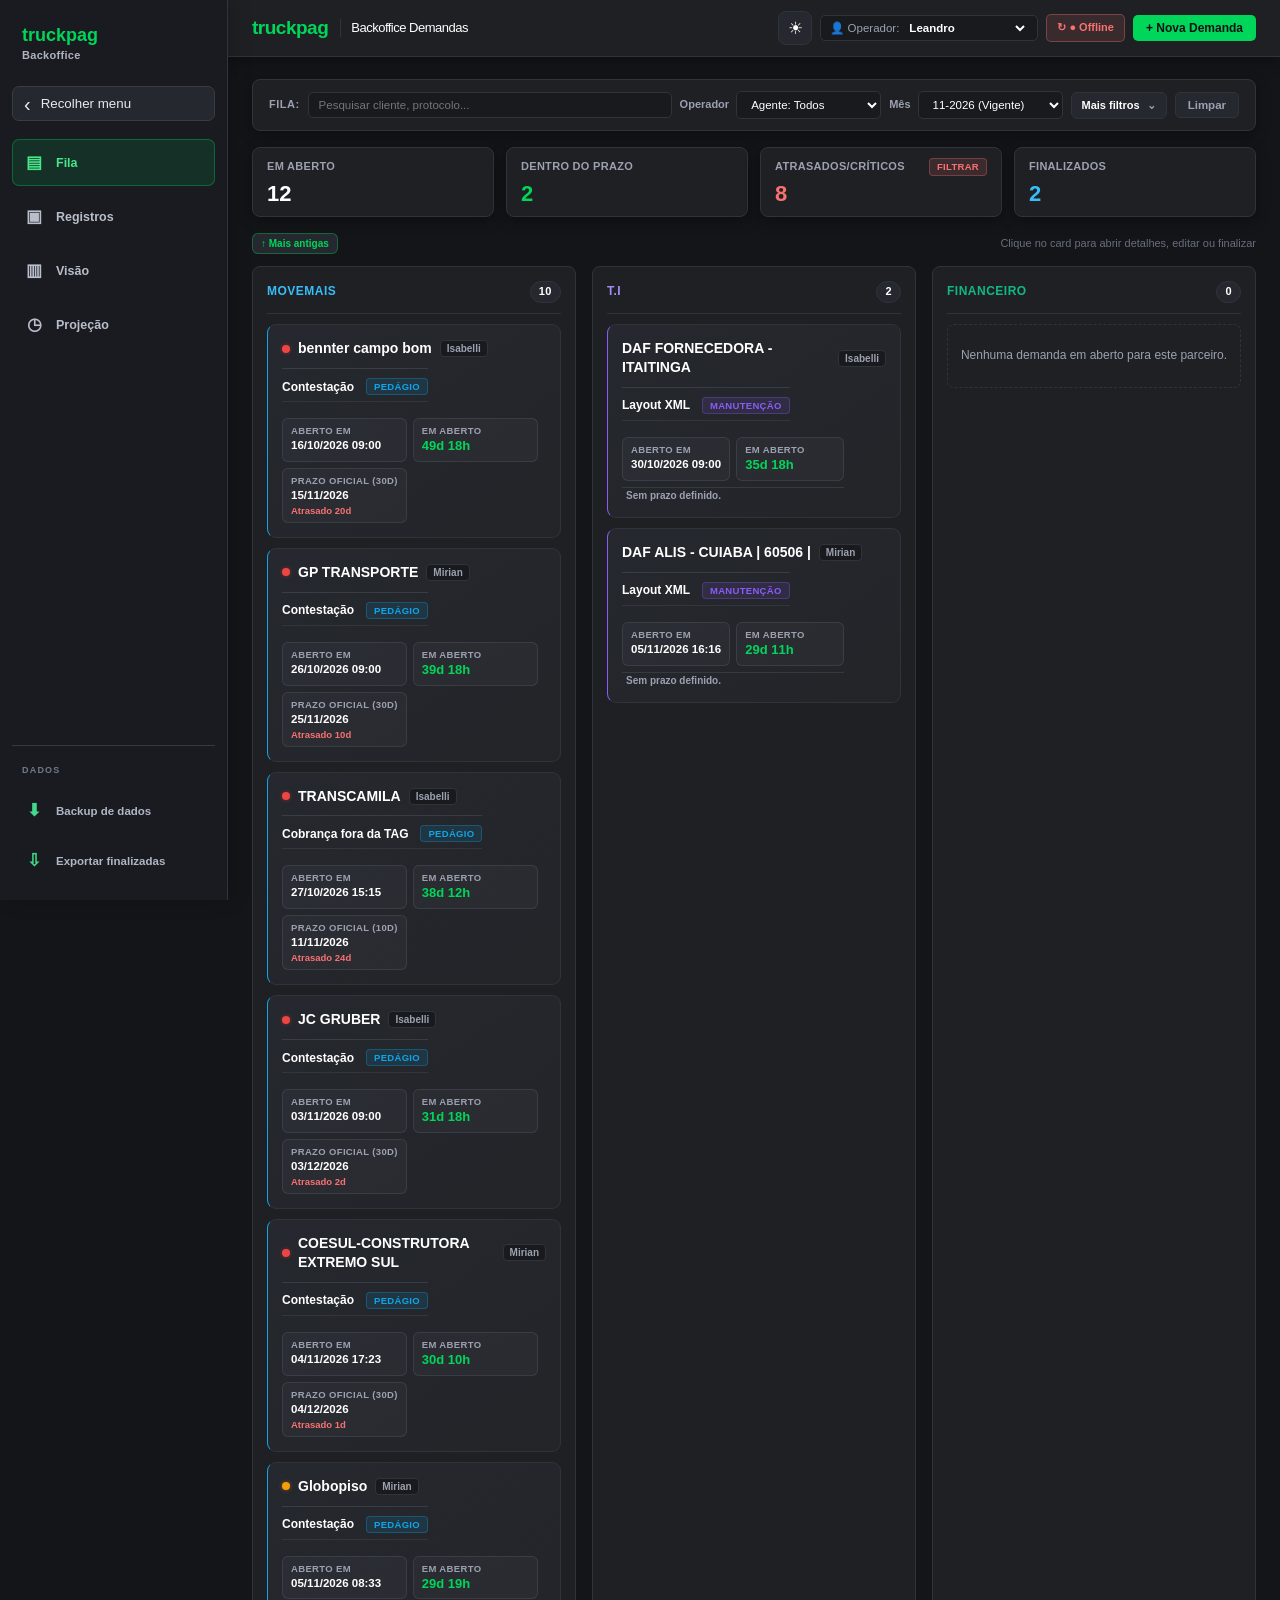
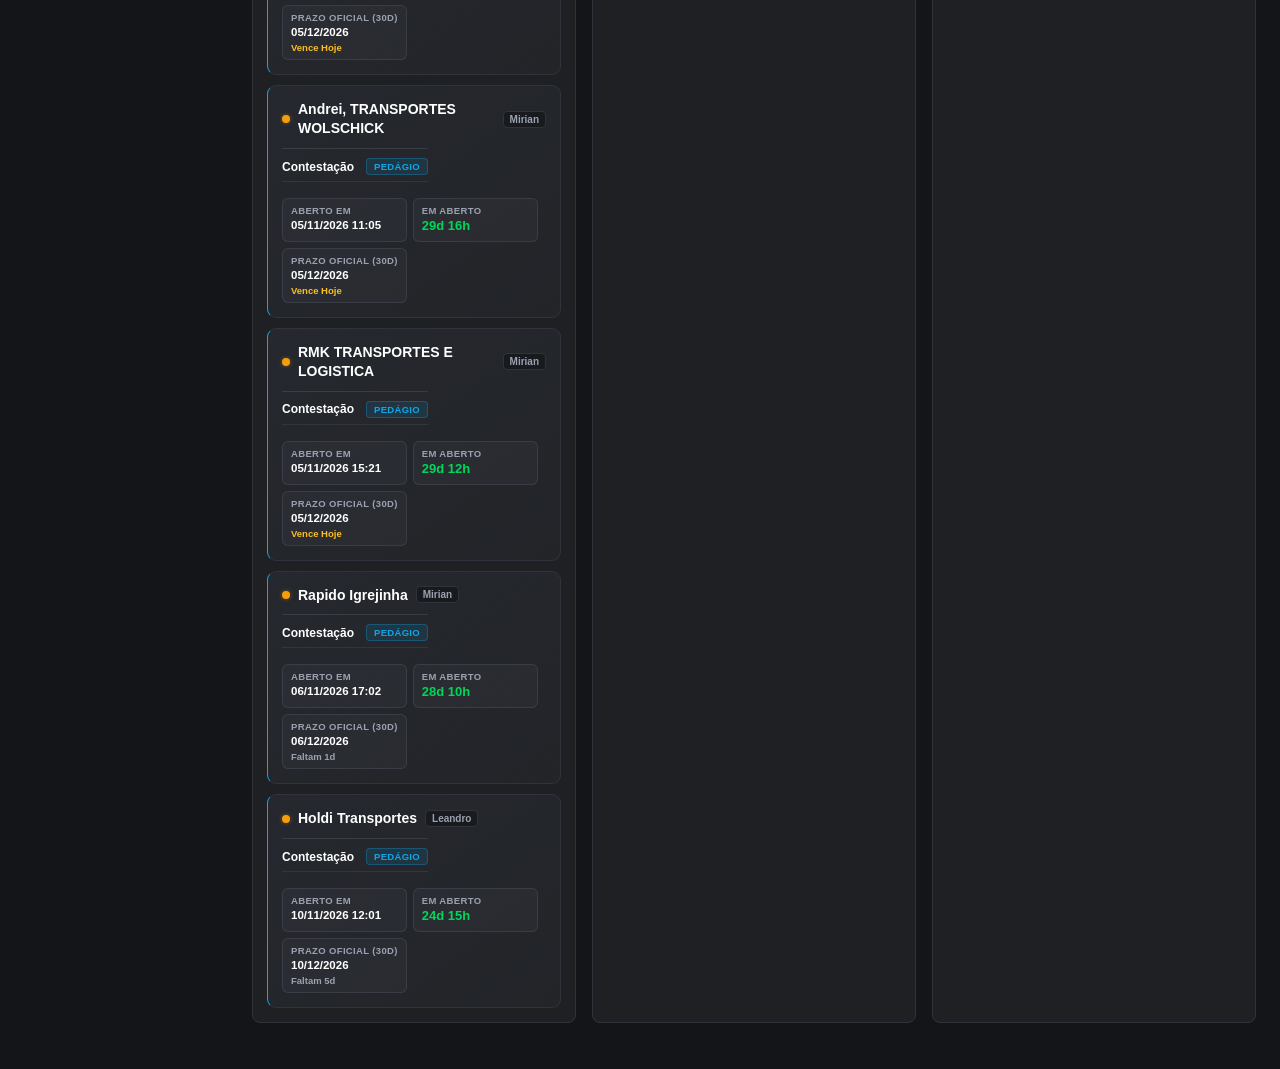
<file: index.html>
<!DOCTYPE html>
<html lang="pt-BR">
<head>
  <meta charset="UTF-8">
  <meta name="viewport" content="width=device-width, initial-scale=1.0">
  <meta http-equiv="Cache-Control" content="no-cache, no-store, must-revalidate">
  <meta http-equiv="Pragma" content="no-cache">
  <meta http-equiv="Expires" content="0">
  <title>TruckPag Backoffice • Central Operacional & B.I. de SLA</title>
  <link rel="stylesheet" href="css/styles.css?v=20">
</head>
<body>

  <aside class="app-sidebar" id="appSidebar">
    <div class="sidebar-brand">truckpag <span>Backoffice</span></div>
    <button class="sidebar-toggle" type="button" onclick="toggleSidebar()" aria-label="Expandir ou recolher menu"><span id="sidebarToggleIcon">‹</span><span class="sidebar-toggle-label">Recolher menu</span></button>
    <nav class="sidebar-nav" aria-label="Navegação principal">
      <button class="tab-btn active" id="btnTabQueue" onclick="switchMainTab('queue')"><span class="side-icon">▤</span><span class="side-label">Fila</span></button>
      <button class="tab-btn" id="btnTabRecords" onclick="switchMainTab('records')"><span class="side-icon">▣</span><span class="side-label">Registros</span></button>
      <button class="tab-btn" id="btnTabReport" onclick="switchMainTab('report')"><span class="side-icon">▥</span><span class="side-label">Visão</span></button>
      <button class="tab-btn" id="btnTabProjection" onclick="switchMainTab('projection')"><span class="side-icon">◷</span><span class="side-label">Projeção</span></button>
    </nav>
    <div class="sidebar-tools">
      <div class="sidebar-tools-label">DADOS</div>
      <button type="button" class="sidebar-tool-btn" onclick="exportFullBackup()" title="Backup de dados"><span>⬇</span><span class="side-label">Backup de dados</span></button>
      <button type="button" class="sidebar-tool-btn" onclick="exportArchivedCSV()" title="Exportar finalizadas"><span>⇩</span><span class="side-label">Exportar finalizadas</span></button>
    </div>
  </aside>

  <!-- Topbar -->
  <header class="topbar">
    <div class="brand-section">
      <div class="brand-logo-text">
        truckpag <span>Backoffice Demandas</span>
      </div>
    </div>



    <div class="topbar-actions" id="operationalTopbarActions">
      <button type="button" class="theme-toggle" id="themeToggle" onclick="toggleTheme()" title="Alternar tema claro/escuro" aria-label="Alternar tema"><span id="themeToggleIcon">☀</span></button>
      <div class="operator-pill" title="Sessão atual (preenchimento automático)">
        <span>👤 Operador:</span>
        <select id="activeOperatorSelect" onchange="handleActiveOperatorChange()"></select>
      </div>

      <span class="sync-status" id="syncStatusIndicator" onclick="manualSyncNow()" title="Clique para forçar sincronização">
        ↻ ● Sincronizado
      </span>

      <button class="btn-action primary" onclick="openNewModal()">
        + Nova Demanda
      </button>
    </div>
  </header>

  <main class="main-wrapper">
    
    <!-- TELA 1: FILA OPERACIONAL E REGISTROS -->
    <div id="viewPaneQueue">

      <!-- FILTROS GERAIS (POSICIONADOS NO TOPO) -->
      <div class="filter-panel">
        <div class="filter-primary-row">
          <div class="filter-primary-controls">
            <span class="filter-label">Fila:</span>
            <input type="text" class="input-compact filter-search" id="searchInput" placeholder="Pesquisar cliente, protocolo..." onkeyup="renderAll()" />
            <label class="queue-operator-filter"><span>Operador</span><select class="input-compact" id="filterAgentSelect" onchange="renderAll()"><option value="">Todos</option></select></label>
            <label class="queue-operator-filter"><span>Mês</span>
              <select class="input-compact" id="filterMonthSelect" onchange="renderAll()">
                <option value="12-2026">12-2026</option><option value="11-2026" selected>11-2026 (Vigente)</option><option value="10-2026">10-2026</option><option value="09-2026">09-2026</option><option value="08-2026">08-2026</option><option value="07-2026">07-2026</option><option value="">Todos</option>
              </select>
            </label>
            <button type="button" class="filter-more-toggle" id="advancedFiltersToggle" onclick="toggleAdvancedFilters()" aria-expanded="false">Mais filtros <span>⌄</span></button>
            <button type="button" class="btn-clear-filters" onclick="clearFilters()" title="Redefinir filtros para o padrão">Limpar</button>
          </div>
        </div>
        <div class="filter-advanced-row" id="advancedFiltersPanel" style="display:none;">
          <label class="filter-advanced-item"><span>Produto</span><select class="input-compact" id="filterProductSelect" onchange="renderAll()"><option value="">Todos os produtos</option><option value="PEDÁGIO">Pedágio</option><option value="ABASTECIMENTO">Abastecimento</option><option value="MANUTENÇÃO">Manutenção</option></select></label>
          <label class="filter-advanced-item"><span>Solicitação</span>
            <select class="input-compact" id="filterServiceSelect" onchange="renderAll()">
              <option value="">Todas</option><option value="Contestação">Contestação</option><option value="Integração API">Integração API</option><option value="Exceção VPO">Exceção VPO</option><option value="Chamado T.I">Chamado T.I</option><option value="Layout XML">Layout XML</option><option value="Liberação de tela">Liberação de tela</option><option value="Rastreamento TAG">Rastreamento TAG</option><option value="E-mail em supressão">E-mail em supressão</option><option value="Alterar status da TAG">Alterar status da TAG</option><option value="Erro de integração">Erro de integração</option><option value="Isenção">Isenção</option><option value="Logistica">Logística</option><option value="Cancelamento">Cancelamento</option><option value="Cobrança fora da TAG">Cobrança fora da TAG</option><option value="Outros">Outros</option>
            </select>
          </label>
          <label class="filter-advanced-item"><span>Terceiro</span>
            <select class="input-compact" id="filterThirdSelect" onchange="renderAll()">
              <option value="">Todos</option><option value="MoveMais">MoveMais</option><option value="ConnectCar">ConnectCar</option><option value="T.I">T.I</option><option value="Financeiro">Financeiro</option><option value="Cadastro">Cadastro</option><option value="Control">Control</option><option value="Outros">Outros</option>
            </select>
          </label>
        </div>
      </div>

      <!-- PAINEL EXECUTIVO DE KPIS (RESPONDE AOS FILTROS) -->
      <div class="kpi-strip">
        <div class="kpi-box">
          <div class="kpi-head-row">
            <span class="kpi-title">Em aberto</span>
          </div>
          <span class="kpi-value" id="kpiTotalOpen">0</span>
        </div>
        <div class="kpi-box">
          <div class="kpi-head-row">
            <span class="kpi-title">Dentro do prazo</span>
          </div>
          <span class="kpi-value" style="color:var(--tp-green);" id="kpiOnTime">0</span>
        </div>
        <div class="kpi-box clickable" id="kpiOverdueBox" onclick="toggleOverdueFilter()" title="Clique para filtrar apenas demandas atrasadas ou vencendo hoje">
          <div class="kpi-head-row">
            <span class="kpi-title">Atrasados/Críticos</span>
            <span class="kpi-filter-tag" id="kpiOverdueSub">Filtrar</span>
          </div>
          <span class="kpi-value" style="color:#F87171;" id="kpiOverdue">0</span>
        </div>
        <div class="kpi-box">
          <div class="kpi-head-row">
            <span class="kpi-title">Finalizados</span>
          </div>
          <span class="kpi-value" style="color:#38BDF8;" id="kpiFinalizedMonth">0</span>
        </div>
      </div>
      <!-- DEMANDAS EM ABERTO: COLUNAS POR PARCEIRO -->
      <section class="in-progress-section">
        <div class="section-title-bar">
          <h2>
            <button type="button" class="sort-toggle-btn" id="openSortToggle" onclick="toggleOpenSortMode()" title="Alternar ordenação da fila" aria-label="Ordenar demandas mais antigas primeiro">↑ Mais antigas</button>
          </h2>
          <span style="font-size:11px; color:var(--text-subtle);">
            Clique no card para abrir detalhes, editar ou finalizar
          </span>
        </div>

        <div class="product-columns-grid" id="openColumnsGrid">
          <div class="product-column">
            <div class="product-column-head" style="color:#38BDF8;">
              MoveMais
              <span class="col-count-badge" id="countColMoveMais">0</span>
            </div>
            <div class="column-cards-list" id="colCardsMoveMais"></div>
          </div>

          <div class="product-column">
            <div class="product-column-head" style="color:#A78BFA;">
              T.I
              <span class="col-count-badge" id="countColTI">0</span>
            </div>
            <div class="column-cards-list" id="colCardsTI"></div>
          </div>

          <div class="product-column">
            <div class="product-column-head" style="color:#10B981;">
              Financeiro
              <span class="col-count-badge" id="countColFinanceiro">0</span>
            </div>
            <div class="column-cards-list" id="colCardsFinanceiro"></div>
          </div>

          <div class="product-column" id="colWrapperOutros" style="display:none;">
            <div class="product-column-head" style="color:#FBBF24;">
              Outros
              <span class="col-count-badge" id="countColOutros">0</span>
            </div>
            <div class="column-cards-list" id="colCardsOutros"></div>
          </div>
        </div>
      </section>

    </div>

    <!-- REGISTROS: SOMENTE DEMANDAS FINALIZADAS -->
    <div id="viewPaneRecords" style="display:none;">
      <div class="records-heading"><h2>Registros finalizados</h2><p>Histórico das demandas concluídas.</p></div>
      <div class="records-filter-bar">
        <input class="input-compact" id="recordsSearch" type="search" placeholder="Buscar cliente, placa ou protocolo" oninput="renderAll()">
        <select class="input-compact" id="recordsProduct" onchange="renderAll()"><option value="">Todos os produtos</option><option value="PEDÁGIO">Pedágio</option><option value="ABASTECIMENTO">Abastecimento</option><option value="MANUTENÇÃO">Manutenção</option></select>
        <select class="input-compact" id="recordsService" onchange="renderAll()"><option value="">Todas as solicitações</option><option>Cancelamento</option><option>Contestação</option><option>Isenção</option><option>Integração API</option><option>Exceção VPO</option><option>Cobrança fora da TAG</option><option>Layout XML</option><option>Liberação de tela</option><option>Rastreamento TAG</option><option>E-mail em supressão</option><option>Alterar status da TAG</option><option>Erro de integração</option><option>Logistica</option><option>Chamado T.I</option><option>Outros</option></select>
        <select class="input-compact" id="recordsThird" onchange="renderAll()"><option value="">Todos os terceiros</option><option>MoveMais</option><option>ConnectCar</option><option>Financeiro</option><option>T.I</option><option>Cadastro</option><option>Control</option><option>Outros</option></select>
        <select class="input-compact" id="recordsAgent" onchange="renderAll()"><option value="">Todos os operadores</option></select>
        <input class="input-compact" id="recordsFrom" type="date" aria-label="Conclusão a partir de" onchange="renderAll()">
        <input class="input-compact" id="recordsTo" type="date" aria-label="Conclusão até" onchange="renderAll()">
        <button type="button" class="btn-clear-filters" onclick="clearRecordsFilters()">Limpar filtros</button>
      </div>
      <!-- TABELA DE REGISTROS FINALIZADOS -->
      <div class="table-card">
        <div class="table-card-header">
          <h3>✓ Demandas concluídas</h3>
          <span style="font-size:11px; color:#A7F3D0; font-weight:700;" id="finalizedCountLabel">0 demandas finalizadas</span>
        </div>
        <div class="table-scroll-wrap"><table class="dense-table">
          <thead>
            <tr>
              <th id="thMonthOrDate">Data de Registro</th>
              <th>Data de Conclusão</th>
              <th>Cliente / Transportadora</th>
              <th>Solicitação</th>
              <th>Terceiro Acionado</th>
              <th class="th-product-muted">Produto</th>
              <th>SLA Final</th>
              <th>SLA médio da solicitação</th>
              <th>SLA oficial</th>
              <th>Agente</th>
              <th style="text-align:center;">Ações</th>
            </tr>
          </thead>
          <tbody id="recordsTableBody"></tbody>
        </table></div>
      </div>

    </div>

    <!-- VISÃO GERENCIAL (REFORMULADA POR PARCEIRO) -->
    <div id="viewPaneReport" style="display:none;">
      <div class="bi-page-heading"><div><span class="bi-eyebrow">INTELIGÊNCIA OPERACIONAL • POR PARCEIRO</span><h1>Visão</h1><p>Análise consolidada de volume concluído e SLA médio por parceiro externo e setor interno.</p></div><div class="bi-period-chip" id="biPeriodCaption">Todo o histórico</div></div>
      <div class="bi-filter-bar bi-filter-bar-premium">
        <label>Período de conclusão <div class="bi-date-filter"><input id="biDateFrom" type="date" onchange="applyBiFilters()" aria-label="Data inicial"><span>até</span><input id="biDateTo" type="date" onchange="applyBiFilters()" aria-label="Data final"></div></label>
        <label>Parceiro <select id="biFilterThird" onchange="applyBiFilters()"><option value="">Todos os parceiros</option><option value="MoveMais">MoveMais (Externo)</option><option value="ConnectCar">ConnectCar (Externo)</option><option value="T.I">T.I (Interno)</option><option value="Financeiro">Financeiro (Interno)</option><option value="Cadastro">Cadastro (Interno)</option><option value="Control">Control (Interno)</option><option value="Outros">Outros (Interno)</option></select></label>
        <label>Classificação <select id="biFilterPartnerType" onchange="applyBiFilters()"><option value="">Todos (Externo e Interno)</option><option value="Externo">Parceiros Externos</option><option value="Interno">Setores Internos</option></select></label>
        <label>Produto <select id="biFilterProduct" onchange="applyBiFilters()"><option value="">Todos os produtos</option><option value="PEDÁGIO">Pedágio</option><option value="ABASTECIMENTO">Abastecimento</option><option value="MANUTENÇÃO">Manutenção</option></select></label>
        <button type="button" class="bi-clear-btn" onclick="clearBiFilters()">Limpar filtros</button>
      </div>
      <section class="bi-section bi-section-macro">
        <div class="bi-section-heading"><div><span class="bi-step">01</span><div><h2>Resultado por parceiro</h2><p>Indicadores executivos separados entre parceiros externos e setores internos. Clique em um parceiro para filtrar.</p></div></div><span class="bi-section-note">MACRO POR PARCEIRO</span></div>
        <div id="biProductCards"></div>
      </section>
      <section class="bi-section">
        <div class="bi-section-heading"><div><span class="bi-step bi-step-blue">02</span><div><h2>Comparativo de desempenho por parceiro</h2><p>Volume concluído, participação na operação, SLA médio e distribuição por produto.</p></div></div><span class="bi-section-note">RANKING DE PARCEIROS</span></div>
        <div id="biPartnerVolumeChart" class="bi-horizontal-chart" style="margin-bottom:16px;"></div>
        <div class="bi-compact-table-wrap"><table class="bi-data-table"><thead><tr><th>Parceiro</th><th>Classificação</th><th>Volume concluído</th><th>SLA médio</th><th>Composição por produto</th></tr></thead><tbody id="biPartnerBody"></tbody></table></div>
      </section>
      <section class="bi-section">
        <div class="bi-section-heading"><div><span class="bi-step bi-step-purple">03</span><div><h2>Solicitações por parceiro</h2><p>Detalhamento das solicitações atendidas por cada parceiro e seus respectivos tempos médios.</p></div></div><span class="bi-section-note">VISÃO ANALÍTICA</span></div>
        <div class="bi-micro-toolbar"><span id="biSolicitationCount">—</span><span>O SLA oficial é exibido somente nas solicitações com prazo formal.</span></div>
        <div class="bi-compact-table-wrap"><table class="bi-data-table"><thead><tr><th>Parceiro</th><th>Solicitação</th><th class="th-product-muted">Produto</th><th>Volume concluído</th><th class="th-sla-medio">SLA médio</th><th class="th-sla-oficial">SLA oficial</th></tr></thead><tbody id="biSolicitationBody"></tbody></table></div>
      </section>
      <div class="bi-footnote">SLA médio calculado a partir das demandas concluídas com duração registrada. O SLA oficial é o prazo formal do parceiro; não representa o SLA do operador da ferramenta.</div>
    </div>

    <div id="viewPaneProjection" style="display:none;">
      <section class="bi-section bi-projection-section projection-page-section">
        <div class="bi-page-heading"><div><span class="bi-eyebrow">ACOMPANHAMENTO OPERACIONAL</span><h1>Projeção da fila atual</h1><p>Distribuição das demandas que ainda aguardam conclusão.</p></div></div>
        <div class="bi-projection-grid"><div><h3>Demandas por parceiro</h3><div id="projectionVolumeChart" class="bi-horizontal-chart"></div></div><div><h3>Demandas por solicitação</h3><div id="projectionServiceChart" class="bi-horizontal-chart"></div></div></div>
        <div class="bi-compact-table-wrap"><table class="bi-data-table"><thead><tr><th>Parceiro</th><th>Solicitação</th><th>Produto</th><th>Em aberto</th></tr></thead><tbody id="projectionBody"></tbody></table></div>
      </section>
    </div>

  </main>

  <!-- DRAWER LATERAL -->
  <div class="drawer-overlay" id="drawerOverlay" onclick="closeDrawer(event)">
    <div class="drawer-content" onclick="event.stopPropagation()">
      <div class="drawer-header">
        <div class="drawer-header-left">
          <div class="drawer-client-title" id="drawerClientTitle">Cliente</div>
          <div class="drawer-meta-badges">
            <span class="badge-product" id="drawerProductBadge">PRODUTO</span>
            <span class="badge-solicitation" id="drawerSolicitationBadge">SOLICITAÇÃO</span>
          </div>
        </div>
        <button onclick="closeDrawerDirect()" title="Fechar (ESC)" style="border:none; background:none; cursor:pointer; font-size:18px; color:var(--text-muted); padding:4px;">✖</button>
      </div>

      <div class="drawer-body">
        
        <!-- Telefone Corporativo -->
        <div class="contact-clean-box">
          <div>
            <div class="contact-clean-label">Telefone de Retorno</div>
            <div class="contact-clean-phone" id="drawerPhoneDisplay">(00) 00000-0000</div>
          </div>
          <button class="btn-copy-clean" id="btnCopyPhoneDrawer" onclick="copyDrawerPhone()">Copiar Número</button>
        </div>

        <div class="customer-message-box" id="drawerCustomerMessageBox" style="display:none;">
          <div class="customer-message-head">
            <strong>Mensagem padronizada ao cliente</strong>
            <button type="button" class="btn-copy-clean" onclick="copyCustomerOpeningMessage()">Copiar mensagem</button>
          </div>
          <p id="drawerCustomerMessageText"></p>
          <small>Texto sugerido para revisão antes do envio. Prazo configurável em js/config.js.</small>
        </div>
        <!-- Ações do Card -->
        <div style="display:flex; gap:8px;">
          <button 
            class="btn-action primary" 
            id="btnCompleteTicket"
            style="flex:1; justify-content:center; padding:10px; font-size:12px;"
            onclick="completeSelectedTicket()"
          >
            ✓ Finalizar Demanda
          </button>
          <button 
            class="btn-action btn-reopen-ticket" 
            id="btnReopenTicket"
            style="display:none; flex:1; justify-content:center; padding:10px; font-size:12px;"
            onclick="reopenSelectedTicket()"
            title="Reverter demanda finalizada para Em Aberto mantendo o SLA desde a abertura"
          >
            ↺ Reverter para Em Aberto
          </button>
          <button 
            class="btn-action" 
            id="btnToggleEdit"
            style="padding:10px 14px; font-size:12px;"
            onclick="toggleEditDrawerForm()"
          >
            Editar Demanda
          </button>
          <button 
            class="btn-action" 
            id="btnDeleteTicket"
            style="background:rgba(239, 68, 68, 0.15); color:#F87171; border-color:rgba(239, 68, 68, 0.3); padding:10px 14px; font-size:12px;"
            onclick="deleteSelectedTicket()"
            title="Excluir demanda definitivamente"
          >
            Excluir
          </button>
        </div>

        <!-- FORMULÁRIO DE EDIÇÃO NO DRAWER -->
        <form class="drawer-edit-form" id="drawerEditForm" onsubmit="handleSaveDrawerEdit(event)">
          <div style="font-weight:800; font-size:12px; color:var(--tp-green); border-bottom:1px solid var(--border-subtle); padding-bottom:6px;">
            Editar Demanda (Sincroniza com Toda a Equipe)
          </div>

          <div>
            <label class="edit-label">Cliente / Transportadora *</label>
            <input class="edit-input" type="text" id="editDrawerClient" required />
          </div>

          <div class="edit-grid-2">
            <div>
              <label class="edit-label">Produto</label>
              <select class="edit-select" id="editDrawerProduct" onchange="onEditDrawerProductChange()">
                <option value="PEDÁGIO">Pedágio</option>
                <option value="MANUTENÇÃO">Manutenção</option>
                <option value="ABASTECIMENTO">Abastecimento</option>
              </select>
            </div>
            <div>
              <label class="edit-label">Solicitação</label>
              <select class="edit-select" id="editDrawerSolicitacao" onchange="onEditDrawerSolicitacaoChange()"></select>
            </div>
          </div>

          <div class="edit-grid-2">
            <div>
              <label class="edit-label">Telefone / Contato</label>
              <input class="edit-input" type="text" id="editDrawerContact" />
            </div>
            <div>
              <label class="edit-label">Agente</label>
              <select class="edit-select" id="editDrawerOperator"></select>
            </div>
          </div>

          <div class="edit-grid-2">
            <div>
              <label class="edit-label">Terceiro / Setor</label>
              <select class="edit-select" id="editDrawerTerceiro" required>
                <option value="">Selecione o responsável...</option>
                <option value="MoveMais">MoveMais</option>
                <option value="ConnectCar">ConnectCar</option>
                <option value="Financeiro">Financeiro</option>
                <option value="T.I">T.I</option>
                <option value="Cadastro">Cadastro</option>
                <option value="Control">Control</option>
                <option value="Outros">Outros</option>
              </select>
            </div>
            <div>
              <label class="edit-label" id="editDrawerReturnLabel">Data Prevista Retorno (DD/MM/AAAA)</label>
              <input class="edit-input" type="text" id="editDrawerReturnDate" placeholder="DD/MM/AAAA" />
            </div>
          </div>

          <div id="editDrawerManutTipoGroup" style="display:none;">
            <label class="edit-label" style="color:var(--tp-green);">Tipo de Cadastro (Manutenção) *</label>
            <select class="edit-select" id="editDrawerManutTipo" onchange="onEditDrawerManutTipoChange()">
              <option value="">Selecione Cliente ou Estabelecimento...</option>
              <option value="Estabelecimento">Estabelecimento</option>
              <option value="Cliente">Cliente</option>
            </select>
          </div>

          <div id="editDrawerDafGroup" style="display:none;" class="edit-grid-2">
            <div>
              <label class="edit-label" style="color:var(--tp-green);">Casa DAF</label>
              <select class="edit-select" id="editDrawerDafRede" onchange="onEditDrawerDafChange()">
                <option value="">Selecione...</option>
              </select>
            </div>
            <div>
              <label class="edit-label" style="color:var(--tp-green);">Município DAF</label>
              <select class="edit-select" id="editDrawerDafMuni">
                <option value="">Selecione...</option>
              </select>
            </div>
          </div>

          <div id="editDrawerLinkGroup" style="display:none;">
            <label class="edit-label" id="editDrawerLinkLabel" style="color:#818CF8;">Link do E-mail / Chamado *</label>
            <input class="edit-input" type="url" id="editDrawerLink" placeholder="https://..." />
          </div>

          <div>
            <div style="display:flex; justify-content:space-between; align-items:center; margin-bottom:4px;">
              <label class="edit-label" style="margin:0;" id="editDrawerDescLabel">Informações Complementares / Pareceres</label>
              <button type="button" onclick="appendTimestampedNote()" style="background:var(--bg-input); color:var(--tp-green); border:1px solid var(--tp-green-border); border-radius:4px; padding:2px 7px; font-size:10px; font-weight:700; cursor:pointer;">
                + Carimbo Data/Hora
              </button>
            </div>
            <textarea class="edit-textarea" id="editDrawerDescription" rows="5" placeholder="Adicione relatos, pareceres e atualizações complementares..."></textarea>
          </div>

          <div style="display:flex; justify-content:flex-end; gap:8px; margin-top:4px;">
            <button type="button" class="btn-action" onclick="toggleEditDrawerForm()">Cancelar</button>
            <button type="submit" class="btn-action primary">Salvar Alterações</button>
          </div>
        </form>

        <!-- GRID DE DETALHES -->
        <div class="detail-grid" id="drawerDetailGrid">
          <div class="detail-cell">
            <div class="detail-cell-label">Status</div>
            <div class="detail-cell-val" id="drawerStatusVal">-</div>
          </div>
          <div class="detail-cell">
            <div class="detail-cell-label">Agente Responsável</div>
            <div class="detail-cell-val" id="drawerAgentVal">-</div>
          </div>
          <div class="detail-cell full">
            <div class="detail-cell-label">Terceiro / Setor Acionado</div>
            <div class="detail-cell-val" style="color:#38BDF8;" id="drawerThirdVal">-</div>
          </div>
          <div class="detail-cell full sla-indicator-box" id="drawerHistoricalSla" style="display:none;">
            <div class="sla-indicator-head">
              <span class="detail-cell-label">Indicador de SLA da Solicitação</span>
              <span class="sla-ref-badge" id="drawerSlaRefBadge">Referência histórica</span>
            </div>
            <div class="sla-indicator-metrics" id="drawerHistoricalSlaValue"></div>
          </div>
          <div class="detail-cell full" id="drawerManutTipoCell" style="display:none;">
            <div class="detail-cell-label">Tipo de Cadastro (Manutenção)</div>
            <div class="detail-cell-val" id="drawerManutTipoVal">-</div>
          </div>
          <div class="detail-cell full" id="drawerDafCell" style="display:none;">
            <div class="detail-cell-label">Concessionária DAF & Município</div>
            <div class="detail-cell-val" id="drawerDafVal">-</div>
          </div>
          <div class="detail-cell full" id="drawerBitrixCell" style="display:none;">
            <div class="detail-cell-label" id="drawerBitrixLabel">Link (E-mail/Chamado)</div>
            <div class="detail-cell-val">
              <a href="#" target="_blank" rel="noreferrer" style="color:#818CF8; font-weight:800;" id="drawerBitrixLink">
                Acessar Referência ↗
              </a>
            </div>
          </div>
          <div class="detail-cell full">
            <div class="detail-cell-label">Informações Complementares / Relato IP</div>
            <div class="complementary-text" id="drawerDescVal">-</div>
          </div>
        </div>

        <div class="pareceres-box">
          <div class="pareceres-header">Histórico & Pareceres</div>
          
          <div class="pareceres-step">
            <div class="step-time" id="step1Time">-</div>
            <div class="step-title">Atendimento IP Finalizado</div>
            <div class="step-desc">Demanda recebida e planilhada para acionamento externo.</div>
          </div>

          <div class="pareceres-step">
            <div class="step-time" id="step2Time">-</div>
            <div class="step-title" id="step2Title">Acionado Terceiro</div>
            <div class="step-desc" id="step2Desc">Aguardando parecer técnico.</div>
          </div>

          <div class="pareceres-step" id="step3Container" style="display:none; border-top:1px dashed var(--border-subtle); padding-top:8px;">
            <div class="step-time" id="step3Time">-</div>
            <div class="step-title" style="color:var(--tp-green);">Retorno Prestado ao Cliente</div>
            <div class="step-desc">Resolução comunicada ao cliente. Caso finalizado.</div>
          </div>
        </div>

        <div class="sla-final-highlight" id="slaFinalHighlight" style="display:none;">
          SLA do atendimento deste card: - dias.
        </div>

        <div id="drawerProgressClocks" style="background:var(--bg-card); padding:10px 14px; border-radius:6px; border:1px solid var(--border-subtle); font-size:11.5px;">
          <div style="font-weight:800; margin-bottom:7px; color:#fff;">Acompanhamento da demanda</div>
          <div class="drawer-clock-row"><span>Data de abertura</span><strong id="drawerOpenedAt">-</strong></div>
          <div class="drawer-clock-row"><span>Tempo em aberto</span><strong id="drawerClockElapsed">-</strong></div>
          <div class="drawer-clock-row official-deadline-row"><span>Prazo oficial</span><strong id="drawerClockRem">Sem prazo oficial</strong></div>

        </div>

      </div>
    </div>
  </div>

  <!-- MODAL NOVA DEMANDA -->
  <div class="modal-overlay" id="modalOverlay" onclick="closeModalDirect(event)">
    <div class="modal-card" onclick="event.stopPropagation()">
      <div class="modal-head">
        <h2>Nova Demanda (Pós-Atendimento IP)</h2>
        <button onclick="closeModalDirect(null)" title="Fechar (ESC)" style="border:none; background:none; cursor:pointer; font-size:18px; color:var(--text-muted);">✖</button>
      </div>

      <form class="modal-form" id="newDemandForm" onsubmit="handleSaveDemandForm(event)">
        <div class="form-col-full" id="modalManutTipoGroup" style="display:none; background:rgba(139, 92, 246, 0.10); padding:10px; border-radius:6px; border:1px solid rgba(139, 92, 246, 0.30);">
          <label class="field-label" style="color:#C4B5FD;">Tipo de Cadastro (Manutenção) *</label>
          <select class="field-select" id="modalManutTipoSelect" name="manutencaoTipo" onchange="onModalManutTipoChange()">
            <option value="">Selecione Cliente ou Estabelecimento...</option>
            <option value="Estabelecimento">Estabelecimento</option>
            <option value="Cliente">Cliente</option>
          </select>
        </div>

        <div class="form-col-full">
          <label class="field-label" id="modalClientLabel">Cliente / Transportadora *</label>
          <input class="field-input" type="text" name="client" id="modalClientInput" required placeholder="Razão social ou nome do cliente" />
        </div>

        <div>
          <label class="field-label">Telefone para Retorno *</label>
          <input class="field-input" type="text" name="contact" required placeholder="(00) 00000-0000" />
        </div>

        <div>
          <label class="field-label">Agente Responsável</label>
          <select class="field-select" id="modalOperatorSelect" name="operator"></select>
        </div>

        <div>
          <label class="field-label">Produto *</label>
          <select class="field-select" id="modalProductSelect" name="product" onchange="onModalProductChange()">
            <option value="PEDÁGIO">Pedágio</option>
            <option value="MANUTENÇÃO">Manutenção</option>
            <option value="ABASTECIMENTO">Abastecimento</option>
          </select>
        </div>

        <div>
          <label class="field-label">Solicitação *</label>
          <select class="field-select" id="modalServiceSelect" name="solicitacao" onchange="onModalServiceChange()">
          </select>
        </div>

        <div class="form-col-full">
          <label class="field-label">Terceiro / Setor *</label>
          <select class="field-select" name="terceiro" id="modalTerceiroSelect" required>
            <option value="">Selecione o responsável...</option>
            <option value="MoveMais">MoveMais</option>
            <option value="ConnectCar">ConnectCar</option>
            <option value="Financeiro">Financeiro</option>
            <option value="T.I">T.I</option>
            <option value="Cadastro">Cadastro</option>
            <option value="Control">Control</option>
            <option value="Outros">Outros</option>
          </select>
        </div>

        <div class="form-col-full" id="modalDafGroup" style="display:none; background:var(--tp-green-subtle); padding:10px; border-radius:6px; border:1px solid var(--tp-green-border);">
          <div style="font-weight:800; color:var(--tp-green); font-size:11px; margin-bottom:6px;">
            Casa DAF & Município * (Obrigatório para Manutenção)
          </div>
          <div style="display:grid; grid-template-columns: 1fr 1fr; gap:8px;">
            <div>
              <label class="field-label" style="color:var(--tp-green);">Casa DAF *</label>
              <select class="field-select" id="modalDafSelect" name="dafRede" onchange="onModalDafCasaChange()">
                <option value="">Selecione a Casa DAF...</option>
              </select>
            </div>
            <div>
              <label class="field-label" style="color:var(--tp-green);">Município da Casa *</label>
              <select class="field-select" id="modalDafMunicipioSelect" name="dafMunicipio">
                <option value="">Selecione a Casa primeiro...</option>
              </select>
            </div>
          </div>
        </div>

        <div class="form-col-full" id="modalLinkGroup" style="display:none; background:rgba(99, 102, 241, 0.15); padding:8px 12px; border-radius:6px; border:1px solid rgba(99, 102, 241, 0.35);">
          <label class="field-label" id="modalLinkLabel" style="color:#A5B4FC;">Link do E-mail / Chamado *</label>
          <input class="field-input" type="url" id="modalLinkInput" name="bitrixLink" placeholder="https://..." />
        </div>

        <div class="form-col-full" style="background:var(--bg-input); padding:10px; border-radius:6px; border:1px solid var(--border-subtle);">
          <div style="display:flex; justify-content:space-between; align-items:center; margin-bottom:4px;">
            <label class="field-label" id="modalReturnDateLabel" style="color:var(--tp-green); margin:0;">Data para Retorno ao Cliente</label>
            <button
              id="btnCalculateReturnDate"
              type="button"
              onclick="calculateModalReturnDate()"
              style="background:var(--bg-card); color:#fff; border:1px solid var(--border-subtle); border-radius:4px; padding:3px 8px; font-size:10.5px; font-weight:700; cursor:pointer;"
            >
              Calcular Prazo Estimado
            </button>
          </div>
          <input class="field-input" type="date" name="returnDate" id="modalReturnDateInput" oninput="markManualReturnDate()" />
          <div style="font-size:10.5px; color:var(--tp-green); font-weight:700; margin-top:4px;" id="modalFeedbackText"></div>
        </div>

        <div class="form-col-full">
          <label class="field-label" id="modalDescLabel">Informações Complementares / Ocorrência no IP</label>
          <textarea class="field-textarea" name="desc" id="modalDescInput" rows="3" placeholder="Descreva os detalhes da demanda..."></textarea>
        </div>

        <div class="form-col-full" style="display:flex; justify-content:flex-end; gap:8px; margin-top:6px;">
          <button type="button" class="btn-action" onclick="closeModalDirect(null)">Cancelar</button>
          <button type="submit" class="btn-action primary">+ Planilhar Demanda</button>
        </div>
      </form>
    </div>
  </div>

  <!-- CONTAINER DE TOAST (NOTIFICAÇÕES) -->
  <div class="toast-container" id="toastContainer"></div>

  <script defer src="js/config.js?v=20"></script>
  <script defer src="js/core.js?v=20"></script>
  <script defer src="js/ui.js?v=20"></script>
  <script defer src="js/bootstrap.js?v=20"></script>
</body>
</html>
</file>
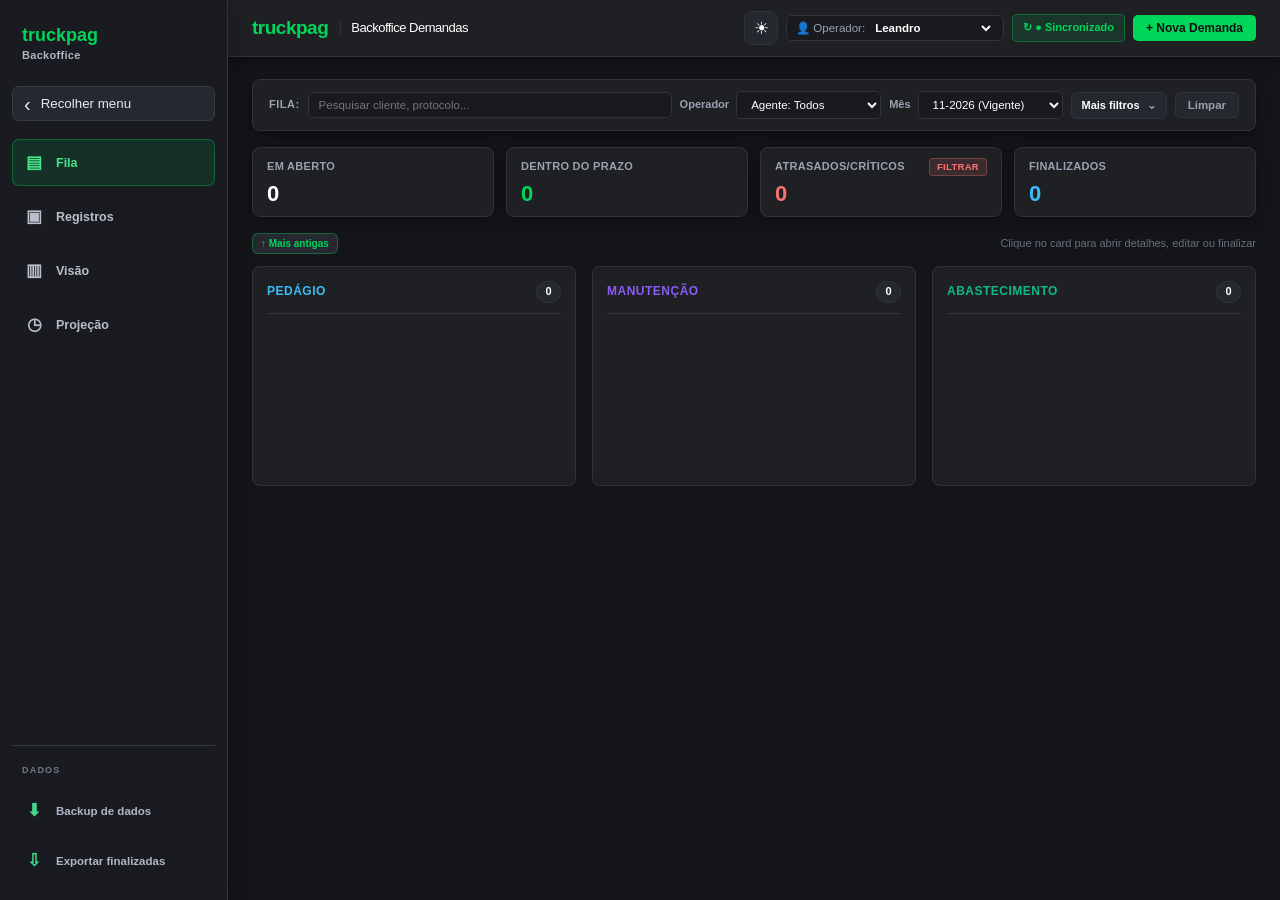
<file: BackOffice3-refatoracao-V17/index.html>
<!DOCTYPE html>
<html lang="pt-BR">
<head>
  <meta charset="UTF-8">
  <meta name="viewport" content="width=device-width, initial-scale=1.0">
  <meta http-equiv="Cache-Control" content="no-cache, no-store, must-revalidate">
  <meta http-equiv="Pragma" content="no-cache">
  <meta http-equiv="Expires" content="0">
  <title>TruckPag Backoffice • Central Operacional & B.I. de SLA</title>
  <link rel="stylesheet" href="css/styles.css?v=17">
</head>
<body>

  <aside class="app-sidebar" id="appSidebar">
    <div class="sidebar-brand">truckpag <span>Backoffice</span></div>
    <button class="sidebar-toggle" type="button" onclick="toggleSidebar()" aria-label="Expandir ou recolher menu"><span id="sidebarToggleIcon">‹</span><span class="sidebar-toggle-label">Recolher menu</span></button>
    <nav class="sidebar-nav" aria-label="Navegação principal">
      <button class="tab-btn active" id="btnTabQueue" onclick="switchMainTab('queue')"><span class="side-icon">▤</span><span class="side-label">Fila</span></button>
      <button class="tab-btn" id="btnTabRecords" onclick="switchMainTab('records')"><span class="side-icon">▣</span><span class="side-label">Registros</span></button>
      <button class="tab-btn" id="btnTabReport" onclick="switchMainTab('report')"><span class="side-icon">▥</span><span class="side-label">Visão</span></button>
      <button class="tab-btn" id="btnTabProjection" onclick="switchMainTab('projection')"><span class="side-icon">◷</span><span class="side-label">Projeção</span></button>
    </nav>
    <div class="sidebar-tools">
      <div class="sidebar-tools-label">DADOS</div>
      <button type="button" class="sidebar-tool-btn" onclick="exportFullBackup()" title="Backup de dados"><span>⬇</span><span class="side-label">Backup de dados</span></button>
      <button type="button" class="sidebar-tool-btn" onclick="exportArchivedCSV()" title="Exportar finalizadas"><span>⇩</span><span class="side-label">Exportar finalizadas</span></button>
    </div>
  </aside>

  <!-- Topbar -->
  <header class="topbar">
    <div class="brand-section">
      <div class="brand-logo-text">
        truckpag <span>Backoffice Demandas</span>
      </div>
    </div>



    <div class="topbar-actions" id="operationalTopbarActions">
      <button type="button" class="theme-toggle" id="themeToggle" onclick="toggleTheme()" title="Alternar tema claro/escuro" aria-label="Alternar tema"><span id="themeToggleIcon">☀</span></button>
      <div class="operator-pill" title="Sessão atual (preenchimento automático)">
        <span>👤 Operador:</span>
        <select id="activeOperatorSelect" onchange="handleActiveOperatorChange()"></select>
      </div>

      <span class="sync-status" id="syncStatusIndicator" onclick="manualSyncNow()" title="Clique para forçar sincronização">
        ↻ ● Sincronizado
      </span>

      <button class="btn-action primary" onclick="openNewModal()">
        + Nova Demanda
      </button>
    </div>
  </header>

  <main class="main-wrapper">
    
    <!-- TELA 1: FILA OPERACIONAL E REGISTROS -->
    <div id="viewPaneQueue">

      <!-- FILTROS GERAIS (POSICIONADOS NO TOPO) -->
      <div class="filter-panel">
        <div class="filter-primary-row">
          <div class="filter-primary-controls">
            <span class="filter-label">Fila:</span>
            <input type="text" class="input-compact filter-search" id="searchInput" placeholder="Pesquisar cliente, protocolo..." onkeyup="renderAll()" />
            <label class="queue-operator-filter"><span>Operador</span><select class="input-compact" id="filterAgentSelect" onchange="renderAll()"><option value="">Todos</option></select></label>
            <label class="queue-operator-filter"><span>Mês</span>
              <select class="input-compact" id="filterMonthSelect" onchange="renderAll()">
                <option value="12-2026">12-2026</option><option value="11-2026" selected>11-2026 (Vigente)</option><option value="10-2026">10-2026</option><option value="09-2026">09-2026</option><option value="08-2026">08-2026</option><option value="07-2026">07-2026</option><option value="">Todos</option>
              </select>
            </label>
            <button type="button" class="filter-more-toggle" id="advancedFiltersToggle" onclick="toggleAdvancedFilters()" aria-expanded="false">Mais filtros <span>⌄</span></button>
            <button type="button" class="btn-clear-filters" onclick="clearFilters()" title="Redefinir filtros para o padrão">Limpar</button>
          </div>
        </div>
        <div class="filter-advanced-row" id="advancedFiltersPanel" style="display:none;">
          <label class="filter-advanced-item"><span>Produto</span><select class="input-compact" id="filterProductSelect" onchange="renderAll()"><option value="">Todos os produtos</option><option value="PEDÁGIO">Pedágio</option><option value="ABASTECIMENTO">Abastecimento</option><option value="MANUTENÇÃO">Manutenção</option></select></label>
          <label class="filter-advanced-item"><span>Solicitação</span>
            <select class="input-compact" id="filterServiceSelect" onchange="renderAll()">
              <option value="">Todas</option><option value="Contestação">Contestação</option><option value="Integração API">Integração API</option><option value="Exceção VPO">Exceção VPO</option><option value="Chamado T.I">Chamado T.I</option><option value="Layout XML">Layout XML</option><option value="Liberação de tela">Liberação de tela</option><option value="Rastreamento TAG">Rastreamento TAG</option><option value="E-mail em supressão">E-mail em supressão</option><option value="Alterar status da TAG">Alterar status da TAG</option><option value="Erro de integração">Erro de integração</option><option value="Isenção">Isenção</option><option value="Logistica">Logística</option><option value="Cancelamento">Cancelamento</option><option value="Cobrança fora da TAG">Cobrança fora da TAG</option><option value="Outros">Outros</option>
            </select>
          </label>
          <label class="filter-advanced-item"><span>Terceiro</span>
            <select class="input-compact" id="filterThirdSelect" onchange="renderAll()">
              <option value="">Todos</option><option value="MoveMais">MoveMais</option><option value="ConnectCar">ConnectCar</option><option value="T.I">T.I</option><option value="Financeiro">Financeiro</option><option value="Cadastro">Cadastro</option><option value="Control">Control</option><option value="Outros">Outros</option>
            </select>
          </label>
        </div>
      </div>

      <!-- PAINEL EXECUTIVO DE KPIS (RESPONDE AOS FILTROS) -->
      <div class="kpi-strip">
        <div class="kpi-box">
          <div class="kpi-head-row">
            <span class="kpi-title">Em aberto</span>
          </div>
          <span class="kpi-value" id="kpiTotalOpen">0</span>
        </div>
        <div class="kpi-box">
          <div class="kpi-head-row">
            <span class="kpi-title">Dentro do prazo</span>
          </div>
          <span class="kpi-value" style="color:var(--tp-green);" id="kpiOnTime">0</span>
        </div>
        <div class="kpi-box clickable" id="kpiOverdueBox" onclick="toggleOverdueFilter()" title="Clique para filtrar apenas demandas atrasadas ou vencendo hoje">
          <div class="kpi-head-row">
            <span class="kpi-title">Atrasados/Críticos</span>
            <span class="kpi-filter-tag" id="kpiOverdueSub">Filtrar</span>
          </div>
          <span class="kpi-value" style="color:#F87171;" id="kpiOverdue">0</span>
        </div>
        <div class="kpi-box">
          <div class="kpi-head-row">
            <span class="kpi-title">Finalizados</span>
          </div>
          <span class="kpi-value" style="color:#38BDF8;" id="kpiFinalizedMonth">0</span>
        </div>
      </div>
      <!-- DEMANDAS EM ABERTO: 3 COLUNAS -->
      <section class="in-progress-section">
        <div class="section-title-bar">
          <h2>
            <button type="button" class="sort-toggle-btn" id="openSortToggle" onclick="toggleOpenSortMode()" title="Alternar ordenação da fila" aria-label="Ordenar demandas mais antigas primeiro">↑ Mais antigas</button>
          </h2>
          <span style="font-size:11px; color:var(--text-subtle);">
            Clique no card para abrir detalhes, editar ou finalizar
          </span>
        </div>

        <div class="product-columns-grid">
          <div class="product-column">
            <div class="product-column-head" style="color:#38BDF8;">
              Pedágio
              <span class="col-count-badge" id="countColPed">0</span>
            </div>
            <div class="column-cards-list" id="colCardsPed"></div>
          </div>

          <div class="product-column">
            <div class="product-column-head" style="color:#8B5CF6;">
              Manutenção
              <span class="col-count-badge" id="countColManut">0</span>
            </div>
            <div class="column-cards-list" id="colCardsManut"></div>
          </div>

          <div class="product-column">
            <div class="product-column-head" style="color:#10B981;">
              Abastecimento
              <span class="col-count-badge" id="countColAbast">0</span>
            </div>
            <div class="column-cards-list" id="colCardsAbast"></div>
          </div>
        </div>
      </section>

    </div>

    <!-- REGISTROS: SOMENTE DEMANDAS FINALIZADAS -->
    <div id="viewPaneRecords" style="display:none;">
      <div class="records-heading"><h2>Registros finalizados</h2><p>Histórico das demandas concluídas.</p></div>
      <div class="records-filter-bar">
        <input class="input-compact" id="recordsSearch" type="search" placeholder="Buscar cliente, placa ou protocolo" oninput="renderAll()">
        <select class="input-compact" id="recordsProduct" onchange="renderAll()"><option value="">Todos os produtos</option><option value="PEDÁGIO">Pedágio</option><option value="ABASTECIMENTO">Abastecimento</option><option value="MANUTENÇÃO">Manutenção</option></select>
        <select class="input-compact" id="recordsService" onchange="renderAll()"><option value="">Todas as solicitações</option><option>Cancelamento</option><option>Contestação</option><option>Isenção</option><option>Integração API</option><option>Exceção VPO</option><option>Cobrança fora da TAG</option><option>Layout XML</option><option>Liberação de tela</option><option>Rastreamento TAG</option><option>E-mail em supressão</option><option>Alterar status da TAG</option><option>Erro de integração</option><option>Logistica</option><option>Chamado T.I</option><option>Outros</option></select>
        <select class="input-compact" id="recordsThird" onchange="renderAll()"><option value="">Todos os terceiros</option><option>MoveMais</option><option>ConnectCar</option><option>Financeiro</option><option>T.I</option><option>Cadastro</option><option>Control</option><option>Outros</option></select>
        <select class="input-compact" id="recordsAgent" onchange="renderAll()"><option value="">Todos os operadores</option></select>
        <input class="input-compact" id="recordsFrom" type="date" aria-label="Conclusão a partir de" onchange="renderAll()">
        <input class="input-compact" id="recordsTo" type="date" aria-label="Conclusão até" onchange="renderAll()">
        <button type="button" class="btn-clear-filters" onclick="clearRecordsFilters()">Limpar filtros</button>
      </div>
      <!-- TABELA DE REGISTROS FINALIZADOS -->
      <div class="table-card">
        <div class="table-card-header">
          <h3>✓ Demandas concluídas</h3>
          <span style="font-size:11px; color:#A7F3D0; font-weight:700;" id="finalizedCountLabel">0 demandas finalizadas</span>
        </div>
        <div class="table-scroll-wrap"><table class="dense-table">
          <thead>
            <tr>
              <th id="thMonthOrDate">Data de Registro</th>
              <th>Data de Conclusão</th>
              <th>Cliente / Transportadora</th>
              <th>Solicitação</th>
              <th>Terceiro Acionado</th>
              <th class="th-product-muted">Produto</th>
              <th>SLA Final</th>
              <th>SLA médio da solicitação</th>
              <th>SLA oficial</th>
              <th>Agente</th>
              <th style="text-align:center;">Ações</th>
            </tr>
          </thead>
          <tbody id="recordsTableBody"></tbody>
        </table></div>
      </div>

    </div>

    <!-- VISÃO GERENCIAL -->
    <div id="viewPaneReport" style="display:none;">
      <div class="bi-page-heading"><div><span class="bi-eyebrow">INTELIGÊNCIA OPERACIONAL</span><h1>Visão</h1><p>Desempenho das demandas concluídas por parceiro (externo e interno) e solicitação.</p></div><div class="bi-period-chip" id="biPeriodCaption">Todo o histórico</div></div>
      <div class="bi-filter-bar bi-filter-bar-premium">
        <label>Período de conclusão <div class="bi-date-filter"><input id="biDateFrom" type="date" onchange="applyBiFilters()" aria-label="Data inicial"><span>até</span><input id="biDateTo" type="date" onchange="applyBiFilters()" aria-label="Data final"></div></label>
        <label>Produto <select id="biFilterProduct" onchange="applyBiFilters()"><option value="">Todos os produtos</option><option value="PEDÁGIO">Pedágio</option><option value="ABASTECIMENTO">Abastecimento</option><option value="MANUTENÇÃO">Manutenção</option></select></label>
        <label>Parceiro <select id="biFilterThird" onchange="applyBiFilters()"><option value="">Todos os parceiros</option><option value="MoveMais">MoveMais (Externo)</option><option value="ConnectCar">ConnectCar (Externo)</option><option value="T.I">T.I (Interno)</option><option value="Financeiro">Financeiro (Interno)</option><option value="Cadastro">Cadastro (Interno)</option><option value="Control">Control (Interno)</option><option value="Outros">Outros (Interno)</option></select></label>
        <button type="button" class="bi-clear-btn" onclick="clearBiFilters()">Limpar filtros</button>
      </div>
      <section class="bi-section bi-section-macro">
        <div class="bi-section-heading"><div><span class="bi-step">01</span><div><h2>Resultado por parceiro</h2><p>Visão executiva do volume concluído e do SLA médio entre parceiros externos (ex.: MoveMais) e setores internos (ex.: T.I).</p></div></div><span class="bi-section-note">EXTERNO & INTERNO</span></div>
        <div id="biProductCards"></div>
      </section>
      <section class="bi-section">
        <div class="bi-section-heading"><div><span class="bi-step bi-step-blue">02</span><div><h2>Desempenho por parceiro</h2><p>Volume concluído e SLA médio detalhado por parceiro externo e setor interno.</p></div></div><span class="bi-section-note">GESTÃO DE TERCEIROS</span></div>
        
        <div class="bi-compact-table-wrap"><table class="bi-data-table"><thead><tr><th>Parceiro</th><th>Classificação</th><th>Volume concluído</th><th>SLA médio</th></tr></thead><tbody id="biPartnerBody"></tbody></table></div>
      </section>
      <section class="bi-section">
        <div class="bi-section-heading"><div><span class="bi-step bi-step-purple">03</span><div><h2>Detalhamento por solicitação</h2><p>Volume, tempo médio realizado e prazo oficial quando definido.</p></div></div><span class="bi-section-note">VISÃO ANALÍTICA</span></div>
        <div class="bi-micro-toolbar"><span id="biSolicitationCount">—</span><span>O SLA oficial é exibido somente nas solicitações com prazo formal.</span></div>
        <div class="bi-compact-table-wrap"><table class="bi-data-table"><thead><tr><th>Solicitação</th><th>Terceiro responsável</th><th class="th-product-muted">Produto</th><th>Volume concluído</th><th class="th-sla-medio">SLA médio</th><th class="th-sla-oficial">SLA oficial</th></tr></thead><tbody id="biSolicitationBody"></tbody></table></div>
      </section>
      <div class="bi-footnote">SLA médio calculado a partir das demandas concluídas com duração registrada. O SLA oficial é o prazo formal do parceiro; não representa o SLA do operador da ferramenta.</div>
    </div>

    <div id="viewPaneProjection" style="display:none;">
      <section class="bi-section bi-projection-section projection-page-section">
        <div class="bi-page-heading"><div><span class="bi-eyebrow">ACOMPANHAMENTO OPERACIONAL</span><h1>Projeção da fila atual</h1><p>Distribuição das demandas que ainda aguardam conclusão.</p></div></div>
        <div class="bi-projection-grid"><div><h3>Demandas por parceiro</h3><div id="projectionVolumeChart" class="bi-horizontal-chart"></div></div><div><h3>Demandas por solicitação</h3><div id="projectionServiceChart" class="bi-horizontal-chart"></div></div></div>
        <div class="bi-compact-table-wrap"><table class="bi-data-table"><thead><tr><th>Parceiro</th><th>Solicitação</th><th>Produto</th><th>Em aberto</th></tr></thead><tbody id="projectionBody"></tbody></table></div>
      </section>
    </div>

  </main>

  <!-- DRAWER LATERAL -->
  <div class="drawer-overlay" id="drawerOverlay" onclick="closeDrawer(event)">
    <div class="drawer-content" onclick="event.stopPropagation()">
      <div class="drawer-header">
        <div class="drawer-header-left">
          <div class="drawer-client-title" id="drawerClientTitle">Cliente</div>
          <div class="drawer-meta-badges">
            <span class="badge-product" id="drawerProductBadge">PRODUTO</span>
            <span class="badge-solicitation" id="drawerSolicitationBadge">SOLICITAÇÃO</span>
          </div>
        </div>
        <button onclick="closeDrawerDirect()" title="Fechar (ESC)" style="border:none; background:none; cursor:pointer; font-size:18px; color:var(--text-muted); padding:4px;">✖</button>
      </div>

      <div class="drawer-body">
        
        <!-- Telefone Corporativo -->
        <div class="contact-clean-box">
          <div>
            <div class="contact-clean-label">Telefone de Retorno</div>
            <div class="contact-clean-phone" id="drawerPhoneDisplay">(00) 00000-0000</div>
          </div>
          <button class="btn-copy-clean" id="btnCopyPhoneDrawer" onclick="copyDrawerPhone()">Copiar Número</button>
        </div>

        <div class="customer-message-box" id="drawerCustomerMessageBox" style="display:none;">
          <div class="customer-message-head">
            <strong>Mensagem padronizada ao cliente</strong>
            <button type="button" class="btn-copy-clean" onclick="copyCustomerOpeningMessage()">Copiar mensagem</button>
          </div>
          <p id="drawerCustomerMessageText"></p>
          <small>Texto sugerido para revisão antes do envio. Prazo configurável em js/config.js.</small>
        </div>
        <!-- Ações do Card -->
        <div style="display:flex; gap:8px;">
          <button 
            class="btn-action primary" 
            id="btnCompleteTicket"
            style="flex:1; justify-content:center; padding:10px; font-size:12px;"
            onclick="completeSelectedTicket()"
          >
            ✓ Finalizar Demanda
          </button>
          <button 
            class="btn-action btn-reopen-ticket" 
            id="btnReopenTicket"
            style="display:none; flex:1; justify-content:center; padding:10px; font-size:12px;"
            onclick="reopenSelectedTicket()"
            title="Reverter demanda finalizada para Em Aberto mantendo o SLA desde a abertura"
          >
            ↺ Reverter para Em Aberto
          </button>
          <button 
            class="btn-action" 
            id="btnToggleEdit"
            style="padding:10px 14px; font-size:12px;"
            onclick="toggleEditDrawerForm()"
          >
            Editar Demanda
          </button>
          <button 
            class="btn-action" 
            id="btnDeleteTicket"
            style="background:rgba(239, 68, 68, 0.15); color:#F87171; border-color:rgba(239, 68, 68, 0.3); padding:10px 14px; font-size:12px;"
            onclick="deleteSelectedTicket()"
            title="Excluir demanda definitivamente"
          >
            Excluir
          </button>
        </div>

        <!-- FORMULÁRIO DE EDIÇÃO NO DRAWER -->
        <form class="drawer-edit-form" id="drawerEditForm" onsubmit="handleSaveDrawerEdit(event)">
          <div style="font-weight:800; font-size:12px; color:var(--tp-green); border-bottom:1px solid var(--border-subtle); padding-bottom:6px;">
            Editar Demanda (Sincroniza com Toda a Equipe)
          </div>

          <div>
            <label class="edit-label">Cliente / Transportadora *</label>
            <input class="edit-input" type="text" id="editDrawerClient" required />
          </div>

          <div class="edit-grid-2">
            <div>
              <label class="edit-label">Produto</label>
              <select class="edit-select" id="editDrawerProduct" onchange="onEditDrawerProductChange()">
                <option value="PEDÁGIO">Pedágio</option>
                <option value="MANUTENÇÃO">Manutenção</option>
                <option value="ABASTECIMENTO">Abastecimento</option>
              </select>
            </div>
            <div>
              <label class="edit-label">Solicitação</label>
              <select class="edit-select" id="editDrawerSolicitacao" onchange="onEditDrawerSolicitacaoChange()"></select>
            </div>
          </div>

          <div class="edit-grid-2">
            <div>
              <label class="edit-label">Telefone / Contato</label>
              <input class="edit-input" type="text" id="editDrawerContact" />
            </div>
            <div>
              <label class="edit-label">Agente</label>
              <select class="edit-select" id="editDrawerOperator"></select>
            </div>
          </div>

          <div class="edit-grid-2">
            <div>
              <label class="edit-label">Terceiro / Setor</label>
              <select class="edit-select" id="editDrawerTerceiro" required>
                <option value="">Selecione o responsável...</option>
                <option value="MoveMais">MoveMais</option>
                <option value="ConnectCar">ConnectCar</option>
                <option value="Financeiro">Financeiro</option>
                <option value="T.I">T.I</option>
                <option value="Cadastro">Cadastro</option>
                <option value="Control">Control</option>
                <option value="Outros">Outros</option>
              </select>
            </div>
            <div>
              <label class="edit-label" id="editDrawerReturnLabel">Data Prevista Retorno (DD/MM/AAAA)</label>
              <input class="edit-input" type="text" id="editDrawerReturnDate" placeholder="DD/MM/AAAA" />
            </div>
          </div>

          <div id="editDrawerManutTipoGroup" style="display:none;">
            <label class="edit-label" style="color:var(--tp-green);">Tipo de Cadastro (Manutenção) *</label>
            <select class="edit-select" id="editDrawerManutTipo" onchange="onEditDrawerManutTipoChange()">
              <option value="">Selecione Cliente ou Estabelecimento...</option>
              <option value="Estabelecimento">Estabelecimento</option>
              <option value="Cliente">Cliente</option>
            </select>
          </div>

          <div id="editDrawerDafGroup" style="display:none;" class="edit-grid-2">
            <div>
              <label class="edit-label" style="color:var(--tp-green);">Casa DAF</label>
              <select class="edit-select" id="editDrawerDafRede" onchange="onEditDrawerDafChange()">
                <option value="">Selecione...</option>
              </select>
            </div>
            <div>
              <label class="edit-label" style="color:var(--tp-green);">Município DAF</label>
              <select class="edit-select" id="editDrawerDafMuni">
                <option value="">Selecione...</option>
              </select>
            </div>
          </div>

          <div id="editDrawerLinkGroup" style="display:none;">
            <label class="edit-label" id="editDrawerLinkLabel" style="color:#818CF8;">Link do E-mail / Chamado *</label>
            <input class="edit-input" type="url" id="editDrawerLink" placeholder="https://..." />
          </div>

          <div>
            <div style="display:flex; justify-content:space-between; align-items:center; margin-bottom:4px;">
              <label class="edit-label" style="margin:0;" id="editDrawerDescLabel">Informações Complementares / Pareceres</label>
              <button type="button" onclick="appendTimestampedNote()" style="background:var(--bg-input); color:var(--tp-green); border:1px solid var(--tp-green-border); border-radius:4px; padding:2px 7px; font-size:10px; font-weight:700; cursor:pointer;">
                + Carimbo Data/Hora
              </button>
            </div>
            <textarea class="edit-textarea" id="editDrawerDescription" rows="5" placeholder="Adicione relatos, pareceres e atualizações complementares..."></textarea>
          </div>

          <div style="display:flex; justify-content:flex-end; gap:8px; margin-top:4px;">
            <button type="button" class="btn-action" onclick="toggleEditDrawerForm()">Cancelar</button>
            <button type="submit" class="btn-action primary">Salvar Alterações</button>
          </div>
        </form>

        <!-- GRID DE DETALHES -->
        <div class="detail-grid" id="drawerDetailGrid">
          <div class="detail-cell">
            <div class="detail-cell-label">Status</div>
            <div class="detail-cell-val" id="drawerStatusVal">-</div>
          </div>
          <div class="detail-cell">
            <div class="detail-cell-label">Agente Responsável</div>
            <div class="detail-cell-val" id="drawerAgentVal">-</div>
          </div>
          <div class="detail-cell full">
            <div class="detail-cell-label">Terceiro / Setor Acionado</div>
            <div class="detail-cell-val" style="color:#38BDF8;" id="drawerThirdVal">-</div>
          </div>
          <div class="detail-cell full sla-indicator-box" id="drawerHistoricalSla" style="display:none;">
            <div class="sla-indicator-head">
              <span class="detail-cell-label">Indicador de SLA da Solicitação</span>
              <span class="sla-ref-badge" id="drawerSlaRefBadge">Referência histórica</span>
            </div>
            <div class="sla-indicator-metrics" id="drawerHistoricalSlaValue"></div>
          </div>
          <div class="detail-cell full" id="drawerManutTipoCell" style="display:none;">
            <div class="detail-cell-label">Tipo de Cadastro (Manutenção)</div>
            <div class="detail-cell-val" id="drawerManutTipoVal">-</div>
          </div>
          <div class="detail-cell full" id="drawerDafCell" style="display:none;">
            <div class="detail-cell-label">Concessionária DAF & Município</div>
            <div class="detail-cell-val" id="drawerDafVal">-</div>
          </div>
          <div class="detail-cell full" id="drawerBitrixCell" style="display:none;">
            <div class="detail-cell-label" id="drawerBitrixLabel">Link (E-mail/Chamado)</div>
            <div class="detail-cell-val">
              <a href="#" target="_blank" rel="noreferrer" style="color:#818CF8; font-weight:800;" id="drawerBitrixLink">
                Acessar Referência ↗
              </a>
            </div>
          </div>
          <div class="detail-cell full">
            <div class="detail-cell-label">Informações Complementares / Relato IP</div>
            <div class="complementary-text" id="drawerDescVal">-</div>
          </div>
        </div>

        <div class="pareceres-box">
          <div class="pareceres-header">Histórico & Pareceres</div>
          
          <div class="pareceres-step">
            <div class="step-time" id="step1Time">-</div>
            <div class="step-title">Atendimento IP Finalizado</div>
            <div class="step-desc">Demanda recebida e planilhada para acionamento externo.</div>
          </div>

          <div class="pareceres-step">
            <div class="step-time" id="step2Time">-</div>
            <div class="step-title" id="step2Title">Acionado Terceiro</div>
            <div class="step-desc" id="step2Desc">Aguardando parecer técnico.</div>
          </div>

          <div class="pareceres-step" id="step3Container" style="display:none; border-top:1px dashed var(--border-subtle); padding-top:8px;">
            <div class="step-time" id="step3Time">-</div>
            <div class="step-title" style="color:var(--tp-green);">Retorno Prestado ao Cliente</div>
            <div class="step-desc">Resolução comunicada ao cliente. Caso finalizado.</div>
          </div>
        </div>

        <div class="sla-final-highlight" id="slaFinalHighlight" style="display:none;">
          SLA do atendimento deste card: - dias.
        </div>

        <div id="drawerProgressClocks" style="background:var(--bg-card); padding:10px 14px; border-radius:6px; border:1px solid var(--border-subtle); font-size:11.5px;">
          <div style="font-weight:800; margin-bottom:7px; color:#fff;">Acompanhamento da demanda</div>
          <div class="drawer-clock-row"><span>Data de abertura</span><strong id="drawerOpenedAt">-</strong></div>
          <div class="drawer-clock-row"><span>Tempo em aberto</span><strong id="drawerClockElapsed">-</strong></div>
          <div class="drawer-clock-row official-deadline-row"><span>Prazo oficial</span><strong id="drawerClockRem">Sem prazo oficial</strong></div>

        </div>

      </div>
    </div>
  </div>

  <!-- MODAL NOVA DEMANDA -->
  <div class="modal-overlay" id="modalOverlay" onclick="closeModalDirect(event)">
    <div class="modal-card" onclick="event.stopPropagation()">
      <div class="modal-head">
        <h2>Nova Demanda (Pós-Atendimento IP)</h2>
        <button onclick="closeModalDirect(null)" title="Fechar (ESC)" style="border:none; background:none; cursor:pointer; font-size:18px; color:var(--text-muted);">✖</button>
      </div>

      <form class="modal-form" id="newDemandForm" onsubmit="handleSaveDemandForm(event)">
        <div class="form-col-full" id="modalManutTipoGroup" style="display:none; background:rgba(139, 92, 246, 0.10); padding:10px; border-radius:6px; border:1px solid rgba(139, 92, 246, 0.30);">
          <label class="field-label" style="color:#C4B5FD;">Tipo de Cadastro (Manutenção) *</label>
          <select class="field-select" id="modalManutTipoSelect" name="manutencaoTipo" onchange="onModalManutTipoChange()">
            <option value="">Selecione Cliente ou Estabelecimento...</option>
            <option value="Estabelecimento">Estabelecimento</option>
            <option value="Cliente">Cliente</option>
          </select>
        </div>

        <div class="form-col-full">
          <label class="field-label" id="modalClientLabel">Cliente / Transportadora *</label>
          <input class="field-input" type="text" name="client" id="modalClientInput" required placeholder="Razão social ou nome do cliente" />
        </div>

        <div>
          <label class="field-label">Telefone para Retorno *</label>
          <input class="field-input" type="text" name="contact" required placeholder="(00) 00000-0000" />
        </div>

        <div>
          <label class="field-label">Agente Responsável</label>
          <select class="field-select" id="modalOperatorSelect" name="operator"></select>
        </div>

        <div>
          <label class="field-label">Produto *</label>
          <select class="field-select" id="modalProductSelect" name="product" onchange="onModalProductChange()">
            <option value="PEDÁGIO">Pedágio</option>
            <option value="MANUTENÇÃO">Manutenção</option>
            <option value="ABASTECIMENTO">Abastecimento</option>
          </select>
        </div>

        <div>
          <label class="field-label">Solicitação *</label>
          <select class="field-select" id="modalServiceSelect" name="solicitacao" onchange="onModalServiceChange()">
          </select>
        </div>

        <div class="form-col-full">
          <label class="field-label">Terceiro / Setor *</label>
          <select class="field-select" name="terceiro" id="modalTerceiroSelect" required>
            <option value="">Selecione o responsável...</option>
            <option value="MoveMais">MoveMais</option>
            <option value="ConnectCar">ConnectCar</option>
            <option value="Financeiro">Financeiro</option>
            <option value="T.I">T.I</option>
            <option value="Cadastro">Cadastro</option>
            <option value="Control">Control</option>
            <option value="Outros">Outros</option>
          </select>
        </div>

        <div class="form-col-full" id="modalDafGroup" style="display:none; background:var(--tp-green-subtle); padding:10px; border-radius:6px; border:1px solid var(--tp-green-border);">
          <div style="font-weight:800; color:var(--tp-green); font-size:11px; margin-bottom:6px;">
            Casa DAF & Município * (Obrigatório para Manutenção)
          </div>
          <div style="display:grid; grid-template-columns: 1fr 1fr; gap:8px;">
            <div>
              <label class="field-label" style="color:var(--tp-green);">Casa DAF *</label>
              <select class="field-select" id="modalDafSelect" name="dafRede" onchange="onModalDafCasaChange()">
                <option value="">Selecione a Casa DAF...</option>
              </select>
            </div>
            <div>
              <label class="field-label" style="color:var(--tp-green);">Município da Casa *</label>
              <select class="field-select" id="modalDafMunicipioSelect" name="dafMunicipio">
                <option value="">Selecione a Casa primeiro...</option>
              </select>
            </div>
          </div>
        </div>

        <div class="form-col-full" id="modalLinkGroup" style="display:none; background:rgba(99, 102, 241, 0.15); padding:8px 12px; border-radius:6px; border:1px solid rgba(99, 102, 241, 0.35);">
          <label class="field-label" id="modalLinkLabel" style="color:#A5B4FC;">Link do E-mail / Chamado *</label>
          <input class="field-input" type="url" id="modalLinkInput" name="bitrixLink" placeholder="https://..." />
        </div>

        <div class="form-col-full" style="background:var(--bg-input); padding:10px; border-radius:6px; border:1px solid var(--border-subtle);">
          <div style="display:flex; justify-content:space-between; align-items:center; margin-bottom:4px;">
            <label class="field-label" id="modalReturnDateLabel" style="color:var(--tp-green); margin:0;">Data para Retorno ao Cliente</label>
            <button
              id="btnCalculateReturnDate"
              type="button"
              onclick="calculateModalReturnDate()"
              style="background:var(--bg-card); color:#fff; border:1px solid var(--border-subtle); border-radius:4px; padding:3px 8px; font-size:10.5px; font-weight:700; cursor:pointer;"
            >
              Calcular Prazo Estimado
            </button>
          </div>
          <input class="field-input" type="date" name="returnDate" id="modalReturnDateInput" oninput="markManualReturnDate()" />
          <div style="font-size:10.5px; color:var(--tp-green); font-weight:700; margin-top:4px;" id="modalFeedbackText"></div>
        </div>

        <div class="form-col-full">
          <label class="field-label" id="modalDescLabel">Informações Complementares / Ocorrência no IP</label>
          <textarea class="field-textarea" name="desc" id="modalDescInput" rows="3" placeholder="Descreva os detalhes da demanda..."></textarea>
        </div>

        <div class="form-col-full" style="display:flex; justify-content:flex-end; gap:8px; margin-top:6px;">
          <button type="button" class="btn-action" onclick="closeModalDirect(null)">Cancelar</button>
          <button type="submit" class="btn-action primary">+ Planilhar Demanda</button>
        </div>
      </form>
    </div>
  </div>

  <!-- CONTAINER DE TOAST (NOTIFICAÇÕES) -->
  <div class="toast-container" id="toastContainer"></div>

  <script defer src="js/config.js?v=17"></script>
  <script defer src="js/core.js?v=17"></script>
  <script defer src="js/ui.js?v=17"></script>
  <script defer src="js/bootstrap.js?v=17"></script>
</body>
</html>
</file>
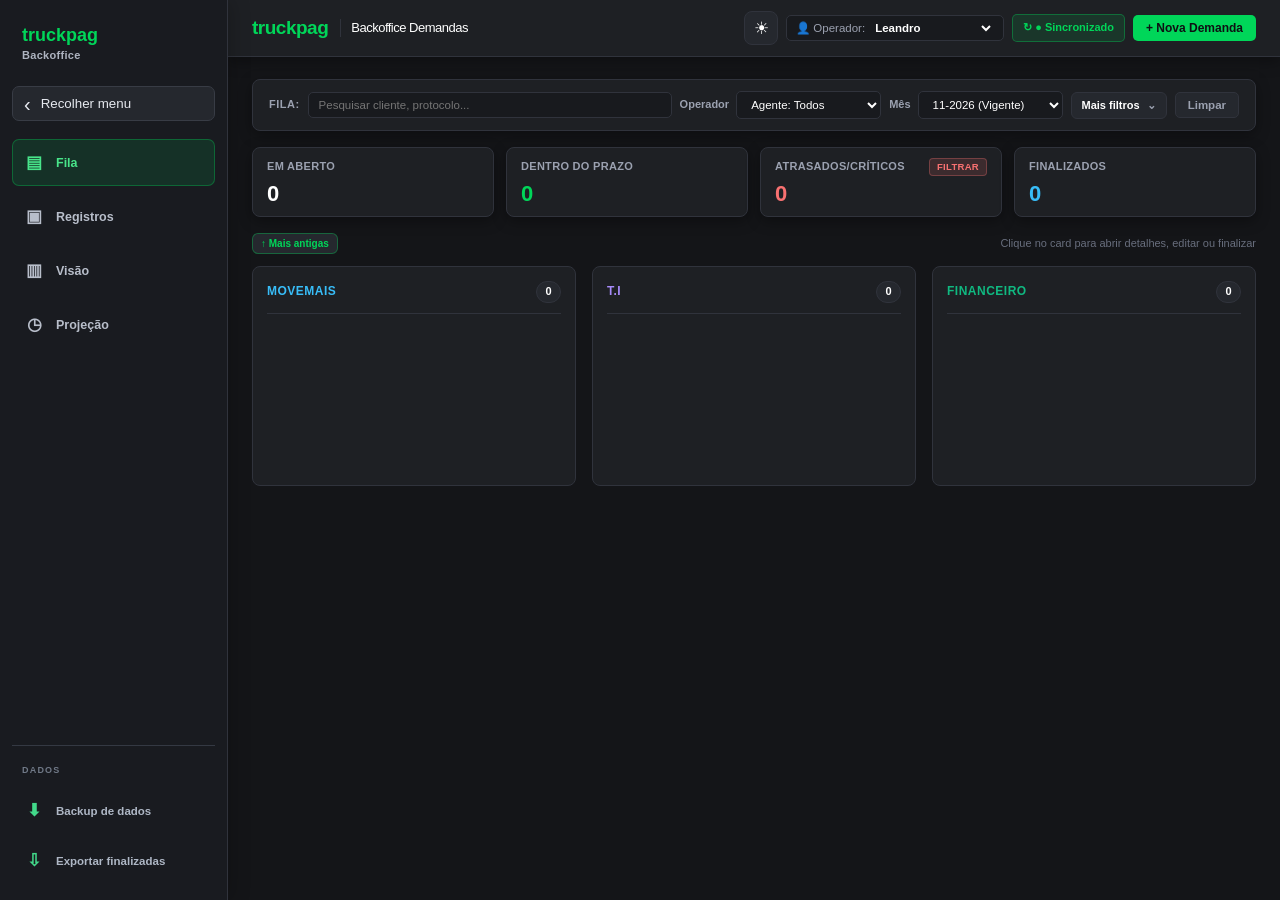
<file: BackOffice3-refatoracao-V18 (1)/index.html>
<!DOCTYPE html>
<html lang="pt-BR">
<head>
  <meta charset="UTF-8">
  <meta name="viewport" content="width=device-width, initial-scale=1.0">
  <meta http-equiv="Cache-Control" content="no-cache, no-store, must-revalidate">
  <meta http-equiv="Pragma" content="no-cache">
  <meta http-equiv="Expires" content="0">
  <title>TruckPag Backoffice • Central Operacional & B.I. de SLA</title>
  <link rel="stylesheet" href="css/styles.css?v=18">
</head>
<body>

  <aside class="app-sidebar" id="appSidebar">
    <div class="sidebar-brand">truckpag <span>Backoffice</span></div>
    <button class="sidebar-toggle" type="button" onclick="toggleSidebar()" aria-label="Expandir ou recolher menu"><span id="sidebarToggleIcon">‹</span><span class="sidebar-toggle-label">Recolher menu</span></button>
    <nav class="sidebar-nav" aria-label="Navegação principal">
      <button class="tab-btn active" id="btnTabQueue" onclick="switchMainTab('queue')"><span class="side-icon">▤</span><span class="side-label">Fila</span></button>
      <button class="tab-btn" id="btnTabRecords" onclick="switchMainTab('records')"><span class="side-icon">▣</span><span class="side-label">Registros</span></button>
      <button class="tab-btn" id="btnTabReport" onclick="switchMainTab('report')"><span class="side-icon">▥</span><span class="side-label">Visão</span></button>
      <button class="tab-btn" id="btnTabProjection" onclick="switchMainTab('projection')"><span class="side-icon">◷</span><span class="side-label">Projeção</span></button>
    </nav>
    <div class="sidebar-tools">
      <div class="sidebar-tools-label">DADOS</div>
      <button type="button" class="sidebar-tool-btn" onclick="exportFullBackup()" title="Backup de dados"><span>⬇</span><span class="side-label">Backup de dados</span></button>
      <button type="button" class="sidebar-tool-btn" onclick="exportArchivedCSV()" title="Exportar finalizadas"><span>⇩</span><span class="side-label">Exportar finalizadas</span></button>
    </div>
  </aside>

  <!-- Topbar -->
  <header class="topbar">
    <div class="brand-section">
      <div class="brand-logo-text">
        truckpag <span>Backoffice Demandas</span>
      </div>
    </div>



    <div class="topbar-actions" id="operationalTopbarActions">
      <button type="button" class="theme-toggle" id="themeToggle" onclick="toggleTheme()" title="Alternar tema claro/escuro" aria-label="Alternar tema"><span id="themeToggleIcon">☀</span></button>
      <div class="operator-pill" title="Sessão atual (preenchimento automático)">
        <span>👤 Operador:</span>
        <select id="activeOperatorSelect" onchange="handleActiveOperatorChange()"></select>
      </div>

      <span class="sync-status" id="syncStatusIndicator" onclick="manualSyncNow()" title="Clique para forçar sincronização">
        ↻ ● Sincronizado
      </span>

      <button class="btn-action primary" onclick="openNewModal()">
        + Nova Demanda
      </button>
    </div>
  </header>

  <main class="main-wrapper">
    
    <!-- TELA 1: FILA OPERACIONAL E REGISTROS -->
    <div id="viewPaneQueue">

      <!-- FILTROS GERAIS (POSICIONADOS NO TOPO) -->
      <div class="filter-panel">
        <div class="filter-primary-row">
          <div class="filter-primary-controls">
            <span class="filter-label">Fila:</span>
            <input type="text" class="input-compact filter-search" id="searchInput" placeholder="Pesquisar cliente, protocolo..." onkeyup="renderAll()" />
            <label class="queue-operator-filter"><span>Operador</span><select class="input-compact" id="filterAgentSelect" onchange="renderAll()"><option value="">Todos</option></select></label>
            <label class="queue-operator-filter"><span>Mês</span>
              <select class="input-compact" id="filterMonthSelect" onchange="renderAll()">
                <option value="12-2026">12-2026</option><option value="11-2026" selected>11-2026 (Vigente)</option><option value="10-2026">10-2026</option><option value="09-2026">09-2026</option><option value="08-2026">08-2026</option><option value="07-2026">07-2026</option><option value="">Todos</option>
              </select>
            </label>
            <button type="button" class="filter-more-toggle" id="advancedFiltersToggle" onclick="toggleAdvancedFilters()" aria-expanded="false">Mais filtros <span>⌄</span></button>
            <button type="button" class="btn-clear-filters" onclick="clearFilters()" title="Redefinir filtros para o padrão">Limpar</button>
          </div>
        </div>
        <div class="filter-advanced-row" id="advancedFiltersPanel" style="display:none;">
          <label class="filter-advanced-item"><span>Produto</span><select class="input-compact" id="filterProductSelect" onchange="renderAll()"><option value="">Todos os produtos</option><option value="PEDÁGIO">Pedágio</option><option value="ABASTECIMENTO">Abastecimento</option><option value="MANUTENÇÃO">Manutenção</option></select></label>
          <label class="filter-advanced-item"><span>Solicitação</span>
            <select class="input-compact" id="filterServiceSelect" onchange="renderAll()">
              <option value="">Todas</option><option value="Contestação">Contestação</option><option value="Integração API">Integração API</option><option value="Exceção VPO">Exceção VPO</option><option value="Chamado T.I">Chamado T.I</option><option value="Layout XML">Layout XML</option><option value="Liberação de tela">Liberação de tela</option><option value="Rastreamento TAG">Rastreamento TAG</option><option value="E-mail em supressão">E-mail em supressão</option><option value="Alterar status da TAG">Alterar status da TAG</option><option value="Erro de integração">Erro de integração</option><option value="Isenção">Isenção</option><option value="Logistica">Logística</option><option value="Cancelamento">Cancelamento</option><option value="Cobrança fora da TAG">Cobrança fora da TAG</option><option value="Outros">Outros</option>
            </select>
          </label>
          <label class="filter-advanced-item"><span>Terceiro</span>
            <select class="input-compact" id="filterThirdSelect" onchange="renderAll()">
              <option value="">Todos</option><option value="MoveMais">MoveMais</option><option value="ConnectCar">ConnectCar</option><option value="T.I">T.I</option><option value="Financeiro">Financeiro</option><option value="Cadastro">Cadastro</option><option value="Control">Control</option><option value="Outros">Outros</option>
            </select>
          </label>
        </div>
      </div>

      <!-- PAINEL EXECUTIVO DE KPIS (RESPONDE AOS FILTROS) -->
      <div class="kpi-strip">
        <div class="kpi-box">
          <div class="kpi-head-row">
            <span class="kpi-title">Em aberto</span>
          </div>
          <span class="kpi-value" id="kpiTotalOpen">0</span>
        </div>
        <div class="kpi-box">
          <div class="kpi-head-row">
            <span class="kpi-title">Dentro do prazo</span>
          </div>
          <span class="kpi-value" style="color:var(--tp-green);" id="kpiOnTime">0</span>
        </div>
        <div class="kpi-box clickable" id="kpiOverdueBox" onclick="toggleOverdueFilter()" title="Clique para filtrar apenas demandas atrasadas ou vencendo hoje">
          <div class="kpi-head-row">
            <span class="kpi-title">Atrasados/Críticos</span>
            <span class="kpi-filter-tag" id="kpiOverdueSub">Filtrar</span>
          </div>
          <span class="kpi-value" style="color:#F87171;" id="kpiOverdue">0</span>
        </div>
        <div class="kpi-box">
          <div class="kpi-head-row">
            <span class="kpi-title">Finalizados</span>
          </div>
          <span class="kpi-value" style="color:#38BDF8;" id="kpiFinalizedMonth">0</span>
        </div>
      </div>
      <!-- DEMANDAS EM ABERTO: COLUNAS POR PARCEIRO -->
      <section class="in-progress-section">
        <div class="section-title-bar">
          <h2>
            <button type="button" class="sort-toggle-btn" id="openSortToggle" onclick="toggleOpenSortMode()" title="Alternar ordenação da fila" aria-label="Ordenar demandas mais antigas primeiro">↑ Mais antigas</button>
          </h2>
          <span style="font-size:11px; color:var(--text-subtle);">
            Clique no card para abrir detalhes, editar ou finalizar
          </span>
        </div>

        <div class="product-columns-grid" id="openColumnsGrid">
          <div class="product-column">
            <div class="product-column-head" style="color:#38BDF8;">
              MoveMais
              <span class="col-count-badge" id="countColMoveMais">0</span>
            </div>
            <div class="column-cards-list" id="colCardsMoveMais"></div>
          </div>

          <div class="product-column">
            <div class="product-column-head" style="color:#A78BFA;">
              T.I
              <span class="col-count-badge" id="countColTI">0</span>
            </div>
            <div class="column-cards-list" id="colCardsTI"></div>
          </div>

          <div class="product-column">
            <div class="product-column-head" style="color:#10B981;">
              Financeiro
              <span class="col-count-badge" id="countColFinanceiro">0</span>
            </div>
            <div class="column-cards-list" id="colCardsFinanceiro"></div>
          </div>

          <div class="product-column" id="colWrapperOutros" style="display:none;">
            <div class="product-column-head" style="color:#FBBF24;">
              Outros
              <span class="col-count-badge" id="countColOutros">0</span>
            </div>
            <div class="column-cards-list" id="colCardsOutros"></div>
          </div>
        </div>
      </section>

    </div>

    <!-- REGISTROS: SOMENTE DEMANDAS FINALIZADAS -->
    <div id="viewPaneRecords" style="display:none;">
      <div class="records-heading"><h2>Registros finalizados</h2><p>Histórico das demandas concluídas.</p></div>
      <div class="records-filter-bar">
        <input class="input-compact" id="recordsSearch" type="search" placeholder="Buscar cliente, placa ou protocolo" oninput="renderAll()">
        <select class="input-compact" id="recordsProduct" onchange="renderAll()"><option value="">Todos os produtos</option><option value="PEDÁGIO">Pedágio</option><option value="ABASTECIMENTO">Abastecimento</option><option value="MANUTENÇÃO">Manutenção</option></select>
        <select class="input-compact" id="recordsService" onchange="renderAll()"><option value="">Todas as solicitações</option><option>Cancelamento</option><option>Contestação</option><option>Isenção</option><option>Integração API</option><option>Exceção VPO</option><option>Cobrança fora da TAG</option><option>Layout XML</option><option>Liberação de tela</option><option>Rastreamento TAG</option><option>E-mail em supressão</option><option>Alterar status da TAG</option><option>Erro de integração</option><option>Logistica</option><option>Chamado T.I</option><option>Outros</option></select>
        <select class="input-compact" id="recordsThird" onchange="renderAll()"><option value="">Todos os terceiros</option><option>MoveMais</option><option>ConnectCar</option><option>Financeiro</option><option>T.I</option><option>Cadastro</option><option>Control</option><option>Outros</option></select>
        <select class="input-compact" id="recordsAgent" onchange="renderAll()"><option value="">Todos os operadores</option></select>
        <input class="input-compact" id="recordsFrom" type="date" aria-label="Conclusão a partir de" onchange="renderAll()">
        <input class="input-compact" id="recordsTo" type="date" aria-label="Conclusão até" onchange="renderAll()">
        <button type="button" class="btn-clear-filters" onclick="clearRecordsFilters()">Limpar filtros</button>
      </div>
      <!-- TABELA DE REGISTROS FINALIZADOS -->
      <div class="table-card">
        <div class="table-card-header">
          <h3>✓ Demandas concluídas</h3>
          <span style="font-size:11px; color:#A7F3D0; font-weight:700;" id="finalizedCountLabel">0 demandas finalizadas</span>
        </div>
        <div class="table-scroll-wrap"><table class="dense-table">
          <thead>
            <tr>
              <th id="thMonthOrDate">Data de Registro</th>
              <th>Data de Conclusão</th>
              <th>Cliente / Transportadora</th>
              <th>Solicitação</th>
              <th>Terceiro Acionado</th>
              <th class="th-product-muted">Produto</th>
              <th>SLA Final</th>
              <th>SLA médio da solicitação</th>
              <th>SLA oficial</th>
              <th>Agente</th>
              <th style="text-align:center;">Ações</th>
            </tr>
          </thead>
          <tbody id="recordsTableBody"></tbody>
        </table></div>
      </div>

    </div>

    <!-- VISÃO GERENCIAL (REFORMULADA POR PARCEIRO) -->
    <div id="viewPaneReport" style="display:none;">
      <div class="bi-page-heading"><div><span class="bi-eyebrow">INTELIGÊNCIA OPERACIONAL • POR PARCEIRO</span><h1>Visão</h1><p>Análise consolidada de volume concluído e SLA médio por parceiro externo e setor interno.</p></div><div class="bi-period-chip" id="biPeriodCaption">Todo o histórico</div></div>
      <div class="bi-filter-bar bi-filter-bar-premium">
        <label>Período de conclusão <div class="bi-date-filter"><input id="biDateFrom" type="date" onchange="applyBiFilters()" aria-label="Data inicial"><span>até</span><input id="biDateTo" type="date" onchange="applyBiFilters()" aria-label="Data final"></div></label>
        <label>Parceiro <select id="biFilterThird" onchange="applyBiFilters()"><option value="">Todos os parceiros</option><option value="MoveMais">MoveMais (Externo)</option><option value="ConnectCar">ConnectCar (Externo)</option><option value="T.I">T.I (Interno)</option><option value="Financeiro">Financeiro (Interno)</option><option value="Cadastro">Cadastro (Interno)</option><option value="Control">Control (Interno)</option><option value="Outros">Outros (Interno)</option></select></label>
        <label>Classificação <select id="biFilterPartnerType" onchange="applyBiFilters()"><option value="">Todos (Externo e Interno)</option><option value="Externo">Parceiros Externos</option><option value="Interno">Setores Internos</option></select></label>
        <label>Produto <select id="biFilterProduct" onchange="applyBiFilters()"><option value="">Todos os produtos</option><option value="PEDÁGIO">Pedágio</option><option value="ABASTECIMENTO">Abastecimento</option><option value="MANUTENÇÃO">Manutenção</option></select></label>
        <button type="button" class="bi-clear-btn" onclick="clearBiFilters()">Limpar filtros</button>
      </div>
      <section class="bi-section bi-section-macro">
        <div class="bi-section-heading"><div><span class="bi-step">01</span><div><h2>Resultado por parceiro</h2><p>Indicadores executivos separados entre parceiros externos e setores internos. Clique em um parceiro para filtrar.</p></div></div><span class="bi-section-note">MACRO POR PARCEIRO</span></div>
        <div id="biProductCards"></div>
      </section>
      <section class="bi-section">
        <div class="bi-section-heading"><div><span class="bi-step bi-step-blue">02</span><div><h2>Comparativo de desempenho por parceiro</h2><p>Volume concluído, participação na operação, SLA médio e distribuição por produto.</p></div></div><span class="bi-section-note">RANKING DE PARCEIROS</span></div>
        <div id="biPartnerVolumeChart" class="bi-horizontal-chart" style="margin-bottom:16px;"></div>
        <div class="bi-compact-table-wrap"><table class="bi-data-table"><thead><tr><th>Parceiro</th><th>Classificação</th><th>Volume concluído</th><th>SLA médio</th><th>Composição por produto</th></tr></thead><tbody id="biPartnerBody"></tbody></table></div>
      </section>
      <section class="bi-section">
        <div class="bi-section-heading"><div><span class="bi-step bi-step-purple">03</span><div><h2>Solicitações por parceiro</h2><p>Detalhamento das solicitações atendidas por cada parceiro e seus respectivos tempos médios.</p></div></div><span class="bi-section-note">VISÃO ANALÍTICA</span></div>
        <div class="bi-micro-toolbar"><span id="biSolicitationCount">—</span><span>O SLA oficial é exibido somente nas solicitações com prazo formal.</span></div>
        <div class="bi-compact-table-wrap"><table class="bi-data-table"><thead><tr><th>Parceiro</th><th>Solicitação</th><th class="th-product-muted">Produto</th><th>Volume concluído</th><th class="th-sla-medio">SLA médio</th><th class="th-sla-oficial">SLA oficial</th></tr></thead><tbody id="biSolicitationBody"></tbody></table></div>
      </section>
      <div class="bi-footnote">SLA médio calculado a partir das demandas concluídas com duração registrada. O SLA oficial é o prazo formal do parceiro; não representa o SLA do operador da ferramenta.</div>
    </div>

    <div id="viewPaneProjection" style="display:none;">
      <section class="bi-section bi-projection-section projection-page-section">
        <div class="bi-page-heading"><div><span class="bi-eyebrow">ACOMPANHAMENTO OPERACIONAL</span><h1>Projeção da fila atual</h1><p>Distribuição das demandas que ainda aguardam conclusão.</p></div></div>
        <div class="bi-projection-grid"><div><h3>Demandas por parceiro</h3><div id="projectionVolumeChart" class="bi-horizontal-chart"></div></div><div><h3>Demandas por solicitação</h3><div id="projectionServiceChart" class="bi-horizontal-chart"></div></div></div>
        <div class="bi-compact-table-wrap"><table class="bi-data-table"><thead><tr><th>Parceiro</th><th>Solicitação</th><th>Produto</th><th>Em aberto</th></tr></thead><tbody id="projectionBody"></tbody></table></div>
      </section>
    </div>

  </main>

  <!-- DRAWER LATERAL -->
  <div class="drawer-overlay" id="drawerOverlay" onclick="closeDrawer(event)">
    <div class="drawer-content" onclick="event.stopPropagation()">
      <div class="drawer-header">
        <div class="drawer-header-left">
          <div class="drawer-client-title" id="drawerClientTitle">Cliente</div>
          <div class="drawer-meta-badges">
            <span class="badge-product" id="drawerProductBadge">PRODUTO</span>
            <span class="badge-solicitation" id="drawerSolicitationBadge">SOLICITAÇÃO</span>
          </div>
        </div>
        <button onclick="closeDrawerDirect()" title="Fechar (ESC)" style="border:none; background:none; cursor:pointer; font-size:18px; color:var(--text-muted); padding:4px;">✖</button>
      </div>

      <div class="drawer-body">
        
        <!-- Telefone Corporativo -->
        <div class="contact-clean-box">
          <div>
            <div class="contact-clean-label">Telefone de Retorno</div>
            <div class="contact-clean-phone" id="drawerPhoneDisplay">(00) 00000-0000</div>
          </div>
          <button class="btn-copy-clean" id="btnCopyPhoneDrawer" onclick="copyDrawerPhone()">Copiar Número</button>
        </div>

        <div class="customer-message-box" id="drawerCustomerMessageBox" style="display:none;">
          <div class="customer-message-head">
            <strong>Mensagem padronizada ao cliente</strong>
            <button type="button" class="btn-copy-clean" onclick="copyCustomerOpeningMessage()">Copiar mensagem</button>
          </div>
          <p id="drawerCustomerMessageText"></p>
          <small>Texto sugerido para revisão antes do envio. Prazo configurável em js/config.js.</small>
        </div>
        <!-- Ações do Card -->
        <div style="display:flex; gap:8px;">
          <button 
            class="btn-action primary" 
            id="btnCompleteTicket"
            style="flex:1; justify-content:center; padding:10px; font-size:12px;"
            onclick="completeSelectedTicket()"
          >
            ✓ Finalizar Demanda
          </button>
          <button 
            class="btn-action btn-reopen-ticket" 
            id="btnReopenTicket"
            style="display:none; flex:1; justify-content:center; padding:10px; font-size:12px;"
            onclick="reopenSelectedTicket()"
            title="Reverter demanda finalizada para Em Aberto mantendo o SLA desde a abertura"
          >
            ↺ Reverter para Em Aberto
          </button>
          <button 
            class="btn-action" 
            id="btnToggleEdit"
            style="padding:10px 14px; font-size:12px;"
            onclick="toggleEditDrawerForm()"
          >
            Editar Demanda
          </button>
          <button 
            class="btn-action" 
            id="btnDeleteTicket"
            style="background:rgba(239, 68, 68, 0.15); color:#F87171; border-color:rgba(239, 68, 68, 0.3); padding:10px 14px; font-size:12px;"
            onclick="deleteSelectedTicket()"
            title="Excluir demanda definitivamente"
          >
            Excluir
          </button>
        </div>

        <!-- FORMULÁRIO DE EDIÇÃO NO DRAWER -->
        <form class="drawer-edit-form" id="drawerEditForm" onsubmit="handleSaveDrawerEdit(event)">
          <div style="font-weight:800; font-size:12px; color:var(--tp-green); border-bottom:1px solid var(--border-subtle); padding-bottom:6px;">
            Editar Demanda (Sincroniza com Toda a Equipe)
          </div>

          <div>
            <label class="edit-label">Cliente / Transportadora *</label>
            <input class="edit-input" type="text" id="editDrawerClient" required />
          </div>

          <div class="edit-grid-2">
            <div>
              <label class="edit-label">Produto</label>
              <select class="edit-select" id="editDrawerProduct" onchange="onEditDrawerProductChange()">
                <option value="PEDÁGIO">Pedágio</option>
                <option value="MANUTENÇÃO">Manutenção</option>
                <option value="ABASTECIMENTO">Abastecimento</option>
              </select>
            </div>
            <div>
              <label class="edit-label">Solicitação</label>
              <select class="edit-select" id="editDrawerSolicitacao" onchange="onEditDrawerSolicitacaoChange()"></select>
            </div>
          </div>

          <div class="edit-grid-2">
            <div>
              <label class="edit-label">Telefone / Contato</label>
              <input class="edit-input" type="text" id="editDrawerContact" />
            </div>
            <div>
              <label class="edit-label">Agente</label>
              <select class="edit-select" id="editDrawerOperator"></select>
            </div>
          </div>

          <div class="edit-grid-2">
            <div>
              <label class="edit-label">Terceiro / Setor</label>
              <select class="edit-select" id="editDrawerTerceiro" required>
                <option value="">Selecione o responsável...</option>
                <option value="MoveMais">MoveMais</option>
                <option value="ConnectCar">ConnectCar</option>
                <option value="Financeiro">Financeiro</option>
                <option value="T.I">T.I</option>
                <option value="Cadastro">Cadastro</option>
                <option value="Control">Control</option>
                <option value="Outros">Outros</option>
              </select>
            </div>
            <div>
              <label class="edit-label" id="editDrawerReturnLabel">Data Prevista Retorno (DD/MM/AAAA)</label>
              <input class="edit-input" type="text" id="editDrawerReturnDate" placeholder="DD/MM/AAAA" />
            </div>
          </div>

          <div id="editDrawerManutTipoGroup" style="display:none;">
            <label class="edit-label" style="color:var(--tp-green);">Tipo de Cadastro (Manutenção) *</label>
            <select class="edit-select" id="editDrawerManutTipo" onchange="onEditDrawerManutTipoChange()">
              <option value="">Selecione Cliente ou Estabelecimento...</option>
              <option value="Estabelecimento">Estabelecimento</option>
              <option value="Cliente">Cliente</option>
            </select>
          </div>

          <div id="editDrawerDafGroup" style="display:none;" class="edit-grid-2">
            <div>
              <label class="edit-label" style="color:var(--tp-green);">Casa DAF</label>
              <select class="edit-select" id="editDrawerDafRede" onchange="onEditDrawerDafChange()">
                <option value="">Selecione...</option>
              </select>
            </div>
            <div>
              <label class="edit-label" style="color:var(--tp-green);">Município DAF</label>
              <select class="edit-select" id="editDrawerDafMuni">
                <option value="">Selecione...</option>
              </select>
            </div>
          </div>

          <div id="editDrawerLinkGroup" style="display:none;">
            <label class="edit-label" id="editDrawerLinkLabel" style="color:#818CF8;">Link do E-mail / Chamado *</label>
            <input class="edit-input" type="url" id="editDrawerLink" placeholder="https://..." />
          </div>

          <div>
            <div style="display:flex; justify-content:space-between; align-items:center; margin-bottom:4px;">
              <label class="edit-label" style="margin:0;" id="editDrawerDescLabel">Informações Complementares / Pareceres</label>
              <button type="button" onclick="appendTimestampedNote()" style="background:var(--bg-input); color:var(--tp-green); border:1px solid var(--tp-green-border); border-radius:4px; padding:2px 7px; font-size:10px; font-weight:700; cursor:pointer;">
                + Carimbo Data/Hora
              </button>
            </div>
            <textarea class="edit-textarea" id="editDrawerDescription" rows="5" placeholder="Adicione relatos, pareceres e atualizações complementares..."></textarea>
          </div>

          <div style="display:flex; justify-content:flex-end; gap:8px; margin-top:4px;">
            <button type="button" class="btn-action" onclick="toggleEditDrawerForm()">Cancelar</button>
            <button type="submit" class="btn-action primary">Salvar Alterações</button>
          </div>
        </form>

        <!-- GRID DE DETALHES -->
        <div class="detail-grid" id="drawerDetailGrid">
          <div class="detail-cell">
            <div class="detail-cell-label">Status</div>
            <div class="detail-cell-val" id="drawerStatusVal">-</div>
          </div>
          <div class="detail-cell">
            <div class="detail-cell-label">Agente Responsável</div>
            <div class="detail-cell-val" id="drawerAgentVal">-</div>
          </div>
          <div class="detail-cell full">
            <div class="detail-cell-label">Terceiro / Setor Acionado</div>
            <div class="detail-cell-val" style="color:#38BDF8;" id="drawerThirdVal">-</div>
          </div>
          <div class="detail-cell full sla-indicator-box" id="drawerHistoricalSla" style="display:none;">
            <div class="sla-indicator-head">
              <span class="detail-cell-label">Indicador de SLA da Solicitação</span>
              <span class="sla-ref-badge" id="drawerSlaRefBadge">Referência histórica</span>
            </div>
            <div class="sla-indicator-metrics" id="drawerHistoricalSlaValue"></div>
          </div>
          <div class="detail-cell full" id="drawerManutTipoCell" style="display:none;">
            <div class="detail-cell-label">Tipo de Cadastro (Manutenção)</div>
            <div class="detail-cell-val" id="drawerManutTipoVal">-</div>
          </div>
          <div class="detail-cell full" id="drawerDafCell" style="display:none;">
            <div class="detail-cell-label">Concessionária DAF & Município</div>
            <div class="detail-cell-val" id="drawerDafVal">-</div>
          </div>
          <div class="detail-cell full" id="drawerBitrixCell" style="display:none;">
            <div class="detail-cell-label" id="drawerBitrixLabel">Link (E-mail/Chamado)</div>
            <div class="detail-cell-val">
              <a href="#" target="_blank" rel="noreferrer" style="color:#818CF8; font-weight:800;" id="drawerBitrixLink">
                Acessar Referência ↗
              </a>
            </div>
          </div>
          <div class="detail-cell full">
            <div class="detail-cell-label">Informações Complementares / Relato IP</div>
            <div class="complementary-text" id="drawerDescVal">-</div>
          </div>
        </div>

        <div class="pareceres-box">
          <div class="pareceres-header">Histórico & Pareceres</div>
          
          <div class="pareceres-step">
            <div class="step-time" id="step1Time">-</div>
            <div class="step-title">Atendimento IP Finalizado</div>
            <div class="step-desc">Demanda recebida e planilhada para acionamento externo.</div>
          </div>

          <div class="pareceres-step">
            <div class="step-time" id="step2Time">-</div>
            <div class="step-title" id="step2Title">Acionado Terceiro</div>
            <div class="step-desc" id="step2Desc">Aguardando parecer técnico.</div>
          </div>

          <div class="pareceres-step" id="step3Container" style="display:none; border-top:1px dashed var(--border-subtle); padding-top:8px;">
            <div class="step-time" id="step3Time">-</div>
            <div class="step-title" style="color:var(--tp-green);">Retorno Prestado ao Cliente</div>
            <div class="step-desc">Resolução comunicada ao cliente. Caso finalizado.</div>
          </div>
        </div>

        <div class="sla-final-highlight" id="slaFinalHighlight" style="display:none;">
          SLA do atendimento deste card: - dias.
        </div>

        <div id="drawerProgressClocks" style="background:var(--bg-card); padding:10px 14px; border-radius:6px; border:1px solid var(--border-subtle); font-size:11.5px;">
          <div style="font-weight:800; margin-bottom:7px; color:#fff;">Acompanhamento da demanda</div>
          <div class="drawer-clock-row"><span>Data de abertura</span><strong id="drawerOpenedAt">-</strong></div>
          <div class="drawer-clock-row"><span>Tempo em aberto</span><strong id="drawerClockElapsed">-</strong></div>
          <div class="drawer-clock-row official-deadline-row"><span>Prazo oficial</span><strong id="drawerClockRem">Sem prazo oficial</strong></div>

        </div>

      </div>
    </div>
  </div>

  <!-- MODAL NOVA DEMANDA -->
  <div class="modal-overlay" id="modalOverlay" onclick="closeModalDirect(event)">
    <div class="modal-card" onclick="event.stopPropagation()">
      <div class="modal-head">
        <h2>Nova Demanda (Pós-Atendimento IP)</h2>
        <button onclick="closeModalDirect(null)" title="Fechar (ESC)" style="border:none; background:none; cursor:pointer; font-size:18px; color:var(--text-muted);">✖</button>
      </div>

      <form class="modal-form" id="newDemandForm" onsubmit="handleSaveDemandForm(event)">
        <div class="form-col-full" id="modalManutTipoGroup" style="display:none; background:rgba(139, 92, 246, 0.10); padding:10px; border-radius:6px; border:1px solid rgba(139, 92, 246, 0.30);">
          <label class="field-label" style="color:#C4B5FD;">Tipo de Cadastro (Manutenção) *</label>
          <select class="field-select" id="modalManutTipoSelect" name="manutencaoTipo" onchange="onModalManutTipoChange()">
            <option value="">Selecione Cliente ou Estabelecimento...</option>
            <option value="Estabelecimento">Estabelecimento</option>
            <option value="Cliente">Cliente</option>
          </select>
        </div>

        <div class="form-col-full">
          <label class="field-label" id="modalClientLabel">Cliente / Transportadora *</label>
          <input class="field-input" type="text" name="client" id="modalClientInput" required placeholder="Razão social ou nome do cliente" />
        </div>

        <div>
          <label class="field-label">Telefone para Retorno *</label>
          <input class="field-input" type="text" name="contact" required placeholder="(00) 00000-0000" />
        </div>

        <div>
          <label class="field-label">Agente Responsável</label>
          <select class="field-select" id="modalOperatorSelect" name="operator"></select>
        </div>

        <div>
          <label class="field-label">Produto *</label>
          <select class="field-select" id="modalProductSelect" name="product" onchange="onModalProductChange()">
            <option value="PEDÁGIO">Pedágio</option>
            <option value="MANUTENÇÃO">Manutenção</option>
            <option value="ABASTECIMENTO">Abastecimento</option>
          </select>
        </div>

        <div>
          <label class="field-label">Solicitação *</label>
          <select class="field-select" id="modalServiceSelect" name="solicitacao" onchange="onModalServiceChange()">
          </select>
        </div>

        <div class="form-col-full">
          <label class="field-label">Terceiro / Setor *</label>
          <select class="field-select" name="terceiro" id="modalTerceiroSelect" required>
            <option value="">Selecione o responsável...</option>
            <option value="MoveMais">MoveMais</option>
            <option value="ConnectCar">ConnectCar</option>
            <option value="Financeiro">Financeiro</option>
            <option value="T.I">T.I</option>
            <option value="Cadastro">Cadastro</option>
            <option value="Control">Control</option>
            <option value="Outros">Outros</option>
          </select>
        </div>

        <div class="form-col-full" id="modalDafGroup" style="display:none; background:var(--tp-green-subtle); padding:10px; border-radius:6px; border:1px solid var(--tp-green-border);">
          <div style="font-weight:800; color:var(--tp-green); font-size:11px; margin-bottom:6px;">
            Casa DAF & Município * (Obrigatório para Manutenção)
          </div>
          <div style="display:grid; grid-template-columns: 1fr 1fr; gap:8px;">
            <div>
              <label class="field-label" style="color:var(--tp-green);">Casa DAF *</label>
              <select class="field-select" id="modalDafSelect" name="dafRede" onchange="onModalDafCasaChange()">
                <option value="">Selecione a Casa DAF...</option>
              </select>
            </div>
            <div>
              <label class="field-label" style="color:var(--tp-green);">Município da Casa *</label>
              <select class="field-select" id="modalDafMunicipioSelect" name="dafMunicipio">
                <option value="">Selecione a Casa primeiro...</option>
              </select>
            </div>
          </div>
        </div>

        <div class="form-col-full" id="modalLinkGroup" style="display:none; background:rgba(99, 102, 241, 0.15); padding:8px 12px; border-radius:6px; border:1px solid rgba(99, 102, 241, 0.35);">
          <label class="field-label" id="modalLinkLabel" style="color:#A5B4FC;">Link do E-mail / Chamado *</label>
          <input class="field-input" type="url" id="modalLinkInput" name="bitrixLink" placeholder="https://..." />
        </div>

        <div class="form-col-full" style="background:var(--bg-input); padding:10px; border-radius:6px; border:1px solid var(--border-subtle);">
          <div style="display:flex; justify-content:space-between; align-items:center; margin-bottom:4px;">
            <label class="field-label" id="modalReturnDateLabel" style="color:var(--tp-green); margin:0;">Data para Retorno ao Cliente</label>
            <button
              id="btnCalculateReturnDate"
              type="button"
              onclick="calculateModalReturnDate()"
              style="background:var(--bg-card); color:#fff; border:1px solid var(--border-subtle); border-radius:4px; padding:3px 8px; font-size:10.5px; font-weight:700; cursor:pointer;"
            >
              Calcular Prazo Estimado
            </button>
          </div>
          <input class="field-input" type="date" name="returnDate" id="modalReturnDateInput" oninput="markManualReturnDate()" />
          <div style="font-size:10.5px; color:var(--tp-green); font-weight:700; margin-top:4px;" id="modalFeedbackText"></div>
        </div>

        <div class="form-col-full">
          <label class="field-label" id="modalDescLabel">Informações Complementares / Ocorrência no IP</label>
          <textarea class="field-textarea" name="desc" id="modalDescInput" rows="3" placeholder="Descreva os detalhes da demanda..."></textarea>
        </div>

        <div class="form-col-full" style="display:flex; justify-content:flex-end; gap:8px; margin-top:6px;">
          <button type="button" class="btn-action" onclick="closeModalDirect(null)">Cancelar</button>
          <button type="submit" class="btn-action primary">+ Planilhar Demanda</button>
        </div>
      </form>
    </div>
  </div>

  <!-- CONTAINER DE TOAST (NOTIFICAÇÕES) -->
  <div class="toast-container" id="toastContainer"></div>

  <script defer src="js/config.js?v=18"></script>
  <script defer src="js/core.js?v=18"></script>
  <script defer src="js/ui.js?v=18"></script>
  <script defer src="js/bootstrap.js?v=18"></script>
</body>
</html>
</file>
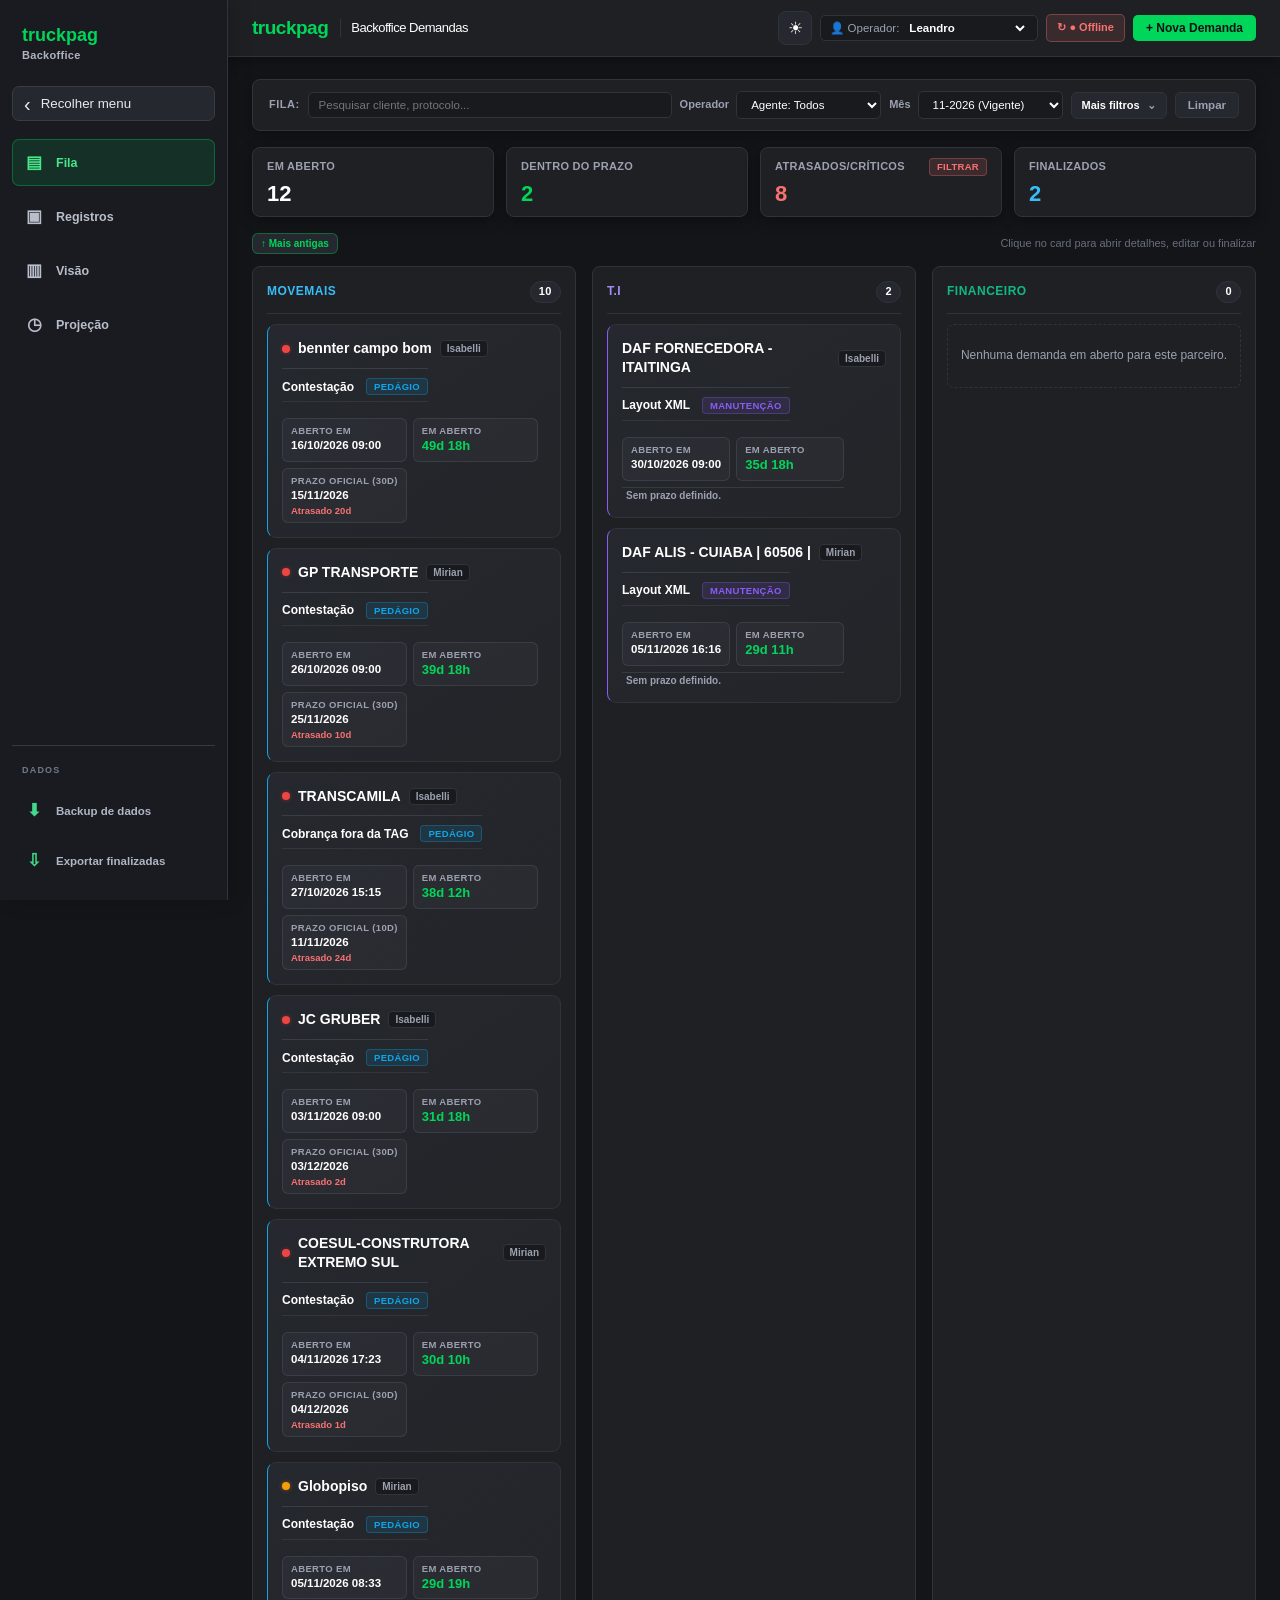
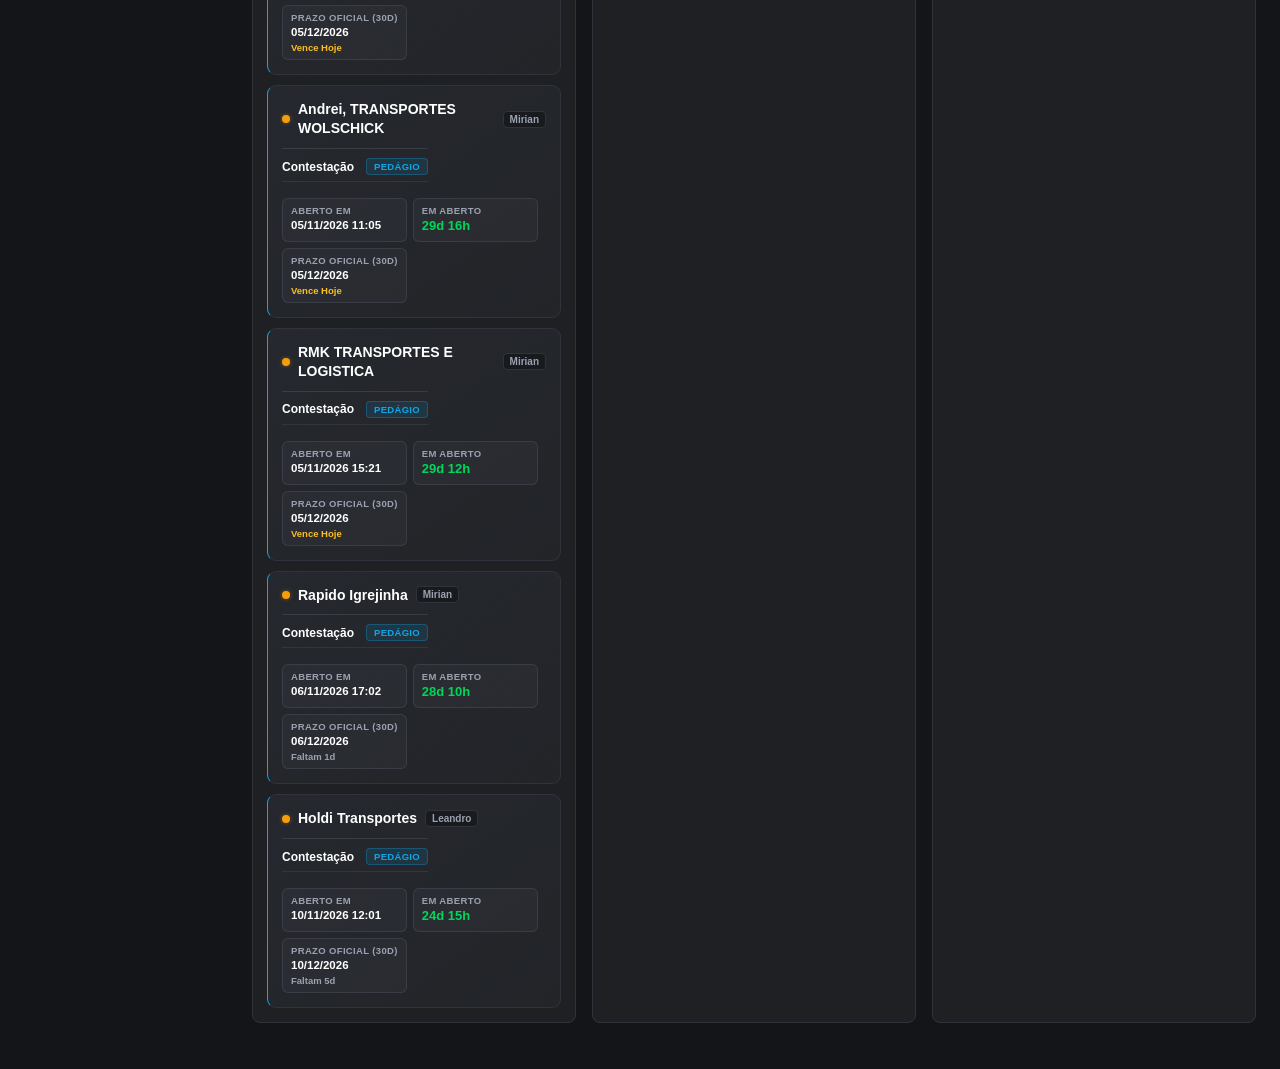
<file: BackOffice3-refatoracao-V19/index.html>
<!DOCTYPE html>
<html lang="pt-BR">
<head>
  <meta charset="UTF-8">
  <meta name="viewport" content="width=device-width, initial-scale=1.0">
  <meta http-equiv="Cache-Control" content="no-cache, no-store, must-revalidate">
  <meta http-equiv="Pragma" content="no-cache">
  <meta http-equiv="Expires" content="0">
  <title>TruckPag Backoffice • Central Operacional & B.I. de SLA</title>
  <link rel="stylesheet" href="css/styles.css?v=19">
</head>
<body>

  <aside class="app-sidebar" id="appSidebar">
    <div class="sidebar-brand">truckpag <span>Backoffice</span></div>
    <button class="sidebar-toggle" type="button" onclick="toggleSidebar()" aria-label="Expandir ou recolher menu"><span id="sidebarToggleIcon">‹</span><span class="sidebar-toggle-label">Recolher menu</span></button>
    <nav class="sidebar-nav" aria-label="Navegação principal">
      <button class="tab-btn active" id="btnTabQueue" onclick="switchMainTab('queue')"><span class="side-icon">▤</span><span class="side-label">Fila</span></button>
      <button class="tab-btn" id="btnTabRecords" onclick="switchMainTab('records')"><span class="side-icon">▣</span><span class="side-label">Registros</span></button>
      <button class="tab-btn" id="btnTabReport" onclick="switchMainTab('report')"><span class="side-icon">▥</span><span class="side-label">Visão</span></button>
      <button class="tab-btn" id="btnTabProjection" onclick="switchMainTab('projection')"><span class="side-icon">◷</span><span class="side-label">Projeção</span></button>
    </nav>
    <div class="sidebar-tools">
      <div class="sidebar-tools-label">DADOS</div>
      <button type="button" class="sidebar-tool-btn" onclick="exportFullBackup()" title="Backup de dados"><span>⬇</span><span class="side-label">Backup de dados</span></button>
      <button type="button" class="sidebar-tool-btn" onclick="exportArchivedCSV()" title="Exportar finalizadas"><span>⇩</span><span class="side-label">Exportar finalizadas</span></button>
    </div>
  </aside>

  <!-- Topbar -->
  <header class="topbar">
    <div class="brand-section">
      <div class="brand-logo-text">
        truckpag <span>Backoffice Demandas</span>
      </div>
    </div>



    <div class="topbar-actions" id="operationalTopbarActions">
      <button type="button" class="theme-toggle" id="themeToggle" onclick="toggleTheme()" title="Alternar tema claro/escuro" aria-label="Alternar tema"><span id="themeToggleIcon">☀</span></button>
      <div class="operator-pill" title="Sessão atual (preenchimento automático)">
        <span>👤 Operador:</span>
        <select id="activeOperatorSelect" onchange="handleActiveOperatorChange()"></select>
      </div>

      <span class="sync-status" id="syncStatusIndicator" onclick="manualSyncNow()" title="Clique para forçar sincronização">
        ↻ ● Sincronizado
      </span>

      <button class="btn-action primary" onclick="openNewModal()">
        + Nova Demanda
      </button>
    </div>
  </header>

  <main class="main-wrapper">
    
    <!-- TELA 1: FILA OPERACIONAL E REGISTROS -->
    <div id="viewPaneQueue">

      <!-- FILTROS GERAIS (POSICIONADOS NO TOPO) -->
      <div class="filter-panel">
        <div class="filter-primary-row">
          <div class="filter-primary-controls">
            <span class="filter-label">Fila:</span>
            <input type="text" class="input-compact filter-search" id="searchInput" placeholder="Pesquisar cliente, protocolo..." onkeyup="renderAll()" />
            <label class="queue-operator-filter"><span>Operador</span><select class="input-compact" id="filterAgentSelect" onchange="renderAll()"><option value="">Todos</option></select></label>
            <label class="queue-operator-filter"><span>Mês</span>
              <select class="input-compact" id="filterMonthSelect" onchange="renderAll()">
                <option value="12-2026">12-2026</option><option value="11-2026" selected>11-2026 (Vigente)</option><option value="10-2026">10-2026</option><option value="09-2026">09-2026</option><option value="08-2026">08-2026</option><option value="07-2026">07-2026</option><option value="">Todos</option>
              </select>
            </label>
            <button type="button" class="filter-more-toggle" id="advancedFiltersToggle" onclick="toggleAdvancedFilters()" aria-expanded="false">Mais filtros <span>⌄</span></button>
            <button type="button" class="btn-clear-filters" onclick="clearFilters()" title="Redefinir filtros para o padrão">Limpar</button>
          </div>
        </div>
        <div class="filter-advanced-row" id="advancedFiltersPanel" style="display:none;">
          <label class="filter-advanced-item"><span>Produto</span><select class="input-compact" id="filterProductSelect" onchange="renderAll()"><option value="">Todos os produtos</option><option value="PEDÁGIO">Pedágio</option><option value="ABASTECIMENTO">Abastecimento</option><option value="MANUTENÇÃO">Manutenção</option></select></label>
          <label class="filter-advanced-item"><span>Solicitação</span>
            <select class="input-compact" id="filterServiceSelect" onchange="renderAll()">
              <option value="">Todas</option><option value="Contestação">Contestação</option><option value="Integração API">Integração API</option><option value="Exceção VPO">Exceção VPO</option><option value="Chamado T.I">Chamado T.I</option><option value="Layout XML">Layout XML</option><option value="Liberação de tela">Liberação de tela</option><option value="Rastreamento TAG">Rastreamento TAG</option><option value="E-mail em supressão">E-mail em supressão</option><option value="Alterar status da TAG">Alterar status da TAG</option><option value="Erro de integração">Erro de integração</option><option value="Isenção">Isenção</option><option value="Logistica">Logística</option><option value="Cancelamento">Cancelamento</option><option value="Cobrança fora da TAG">Cobrança fora da TAG</option><option value="Outros">Outros</option>
            </select>
          </label>
          <label class="filter-advanced-item"><span>Terceiro</span>
            <select class="input-compact" id="filterThirdSelect" onchange="renderAll()">
              <option value="">Todos</option><option value="MoveMais">MoveMais</option><option value="ConnectCar">ConnectCar</option><option value="T.I">T.I</option><option value="Financeiro">Financeiro</option><option value="Cadastro">Cadastro</option><option value="Control">Control</option><option value="Outros">Outros</option>
            </select>
          </label>
        </div>
      </div>

      <!-- PAINEL EXECUTIVO DE KPIS (RESPONDE AOS FILTROS) -->
      <div class="kpi-strip">
        <div class="kpi-box">
          <div class="kpi-head-row">
            <span class="kpi-title">Em aberto</span>
          </div>
          <span class="kpi-value" id="kpiTotalOpen">0</span>
        </div>
        <div class="kpi-box">
          <div class="kpi-head-row">
            <span class="kpi-title">Dentro do prazo</span>
          </div>
          <span class="kpi-value" style="color:var(--tp-green);" id="kpiOnTime">0</span>
        </div>
        <div class="kpi-box clickable" id="kpiOverdueBox" onclick="toggleOverdueFilter()" title="Clique para filtrar apenas demandas atrasadas ou vencendo hoje">
          <div class="kpi-head-row">
            <span class="kpi-title">Atrasados/Críticos</span>
            <span class="kpi-filter-tag" id="kpiOverdueSub">Filtrar</span>
          </div>
          <span class="kpi-value" style="color:#F87171;" id="kpiOverdue">0</span>
        </div>
        <div class="kpi-box">
          <div class="kpi-head-row">
            <span class="kpi-title">Finalizados</span>
          </div>
          <span class="kpi-value" style="color:#38BDF8;" id="kpiFinalizedMonth">0</span>
        </div>
      </div>
      <!-- DEMANDAS EM ABERTO: COLUNAS POR PARCEIRO -->
      <section class="in-progress-section">
        <div class="section-title-bar">
          <h2>
            <button type="button" class="sort-toggle-btn" id="openSortToggle" onclick="toggleOpenSortMode()" title="Alternar ordenação da fila" aria-label="Ordenar demandas mais antigas primeiro">↑ Mais antigas</button>
          </h2>
          <span style="font-size:11px; color:var(--text-subtle);">
            Clique no card para abrir detalhes, editar ou finalizar
          </span>
        </div>

        <div class="product-columns-grid" id="openColumnsGrid">
          <div class="product-column">
            <div class="product-column-head" style="color:#38BDF8;">
              MoveMais
              <span class="col-count-badge" id="countColMoveMais">0</span>
            </div>
            <div class="column-cards-list" id="colCardsMoveMais"></div>
          </div>

          <div class="product-column">
            <div class="product-column-head" style="color:#A78BFA;">
              T.I
              <span class="col-count-badge" id="countColTI">0</span>
            </div>
            <div class="column-cards-list" id="colCardsTI"></div>
          </div>

          <div class="product-column">
            <div class="product-column-head" style="color:#10B981;">
              Financeiro
              <span class="col-count-badge" id="countColFinanceiro">0</span>
            </div>
            <div class="column-cards-list" id="colCardsFinanceiro"></div>
          </div>

          <div class="product-column" id="colWrapperOutros" style="display:none;">
            <div class="product-column-head" style="color:#FBBF24;">
              Outros
              <span class="col-count-badge" id="countColOutros">0</span>
            </div>
            <div class="column-cards-list" id="colCardsOutros"></div>
          </div>
        </div>
      </section>

    </div>

    <!-- REGISTROS: SOMENTE DEMANDAS FINALIZADAS -->
    <div id="viewPaneRecords" style="display:none;">
      <div class="records-heading"><h2>Registros finalizados</h2><p>Histórico das demandas concluídas.</p></div>
      <div class="records-filter-bar">
        <input class="input-compact" id="recordsSearch" type="search" placeholder="Buscar cliente, placa ou protocolo" oninput="renderAll()">
        <select class="input-compact" id="recordsProduct" onchange="renderAll()"><option value="">Todos os produtos</option><option value="PEDÁGIO">Pedágio</option><option value="ABASTECIMENTO">Abastecimento</option><option value="MANUTENÇÃO">Manutenção</option></select>
        <select class="input-compact" id="recordsService" onchange="renderAll()"><option value="">Todas as solicitações</option><option>Cancelamento</option><option>Contestação</option><option>Isenção</option><option>Integração API</option><option>Exceção VPO</option><option>Cobrança fora da TAG</option><option>Layout XML</option><option>Liberação de tela</option><option>Rastreamento TAG</option><option>E-mail em supressão</option><option>Alterar status da TAG</option><option>Erro de integração</option><option>Logistica</option><option>Chamado T.I</option><option>Outros</option></select>
        <select class="input-compact" id="recordsThird" onchange="renderAll()"><option value="">Todos os terceiros</option><option>MoveMais</option><option>ConnectCar</option><option>Financeiro</option><option>T.I</option><option>Cadastro</option><option>Control</option><option>Outros</option></select>
        <select class="input-compact" id="recordsAgent" onchange="renderAll()"><option value="">Todos os operadores</option></select>
        <input class="input-compact" id="recordsFrom" type="date" aria-label="Conclusão a partir de" onchange="renderAll()">
        <input class="input-compact" id="recordsTo" type="date" aria-label="Conclusão até" onchange="renderAll()">
        <button type="button" class="btn-clear-filters" onclick="clearRecordsFilters()">Limpar filtros</button>
      </div>
      <!-- TABELA DE REGISTROS FINALIZADOS -->
      <div class="table-card">
        <div class="table-card-header">
          <h3>✓ Demandas concluídas</h3>
          <span style="font-size:11px; color:#A7F3D0; font-weight:700;" id="finalizedCountLabel">0 demandas finalizadas</span>
        </div>
        <div class="table-scroll-wrap"><table class="dense-table">
          <thead>
            <tr>
              <th id="thMonthOrDate">Data de Registro</th>
              <th>Data de Conclusão</th>
              <th>Cliente / Transportadora</th>
              <th>Solicitação</th>
              <th>Terceiro Acionado</th>
              <th class="th-product-muted">Produto</th>
              <th>SLA Final</th>
              <th>SLA médio da solicitação</th>
              <th>SLA oficial</th>
              <th>Agente</th>
              <th style="text-align:center;">Ações</th>
            </tr>
          </thead>
          <tbody id="recordsTableBody"></tbody>
        </table></div>
      </div>

    </div>

    <!-- VISÃO GERENCIAL (REFORMULADA POR PARCEIRO) -->
    <div id="viewPaneReport" style="display:none;">
      <div class="bi-page-heading"><div><span class="bi-eyebrow">INTELIGÊNCIA OPERACIONAL • POR PARCEIRO</span><h1>Visão</h1><p>Análise consolidada de volume concluído e SLA médio por parceiro externo e setor interno.</p></div><div class="bi-period-chip" id="biPeriodCaption">Todo o histórico</div></div>
      <div class="bi-filter-bar bi-filter-bar-premium">
        <label>Período de conclusão <div class="bi-date-filter"><input id="biDateFrom" type="date" onchange="applyBiFilters()" aria-label="Data inicial"><span>até</span><input id="biDateTo" type="date" onchange="applyBiFilters()" aria-label="Data final"></div></label>
        <label>Parceiro <select id="biFilterThird" onchange="applyBiFilters()"><option value="">Todos os parceiros</option><option value="MoveMais">MoveMais (Externo)</option><option value="ConnectCar">ConnectCar (Externo)</option><option value="T.I">T.I (Interno)</option><option value="Financeiro">Financeiro (Interno)</option><option value="Cadastro">Cadastro (Interno)</option><option value="Control">Control (Interno)</option><option value="Outros">Outros (Interno)</option></select></label>
        <label>Classificação <select id="biFilterPartnerType" onchange="applyBiFilters()"><option value="">Todos (Externo e Interno)</option><option value="Externo">Parceiros Externos</option><option value="Interno">Setores Internos</option></select></label>
        <label>Produto <select id="biFilterProduct" onchange="applyBiFilters()"><option value="">Todos os produtos</option><option value="PEDÁGIO">Pedágio</option><option value="ABASTECIMENTO">Abastecimento</option><option value="MANUTENÇÃO">Manutenção</option></select></label>
        <button type="button" class="bi-clear-btn" onclick="clearBiFilters()">Limpar filtros</button>
      </div>
      <section class="bi-section bi-section-macro">
        <div class="bi-section-heading"><div><span class="bi-step">01</span><div><h2>Resultado por parceiro</h2><p>Indicadores executivos separados entre parceiros externos e setores internos. Clique em um parceiro para filtrar.</p></div></div><span class="bi-section-note">MACRO POR PARCEIRO</span></div>
        <div id="biProductCards"></div>
      </section>
      <section class="bi-section">
        <div class="bi-section-heading"><div><span class="bi-step bi-step-blue">02</span><div><h2>Comparativo de desempenho por parceiro</h2><p>Volume concluído, participação na operação, SLA médio e distribuição por produto.</p></div></div><span class="bi-section-note">RANKING DE PARCEIROS</span></div>
        <div id="biPartnerVolumeChart" class="bi-horizontal-chart" style="margin-bottom:16px;"></div>
        <div class="bi-compact-table-wrap"><table class="bi-data-table"><thead><tr><th>Parceiro</th><th>Classificação</th><th>Volume concluído</th><th>SLA médio</th><th>Composição por produto</th></tr></thead><tbody id="biPartnerBody"></tbody></table></div>
      </section>
      <section class="bi-section">
        <div class="bi-section-heading"><div><span class="bi-step bi-step-purple">03</span><div><h2>Solicitações por parceiro</h2><p>Detalhamento das solicitações atendidas por cada parceiro e seus respectivos tempos médios.</p></div></div><span class="bi-section-note">VISÃO ANALÍTICA</span></div>
        <div class="bi-micro-toolbar"><span id="biSolicitationCount">—</span><span>O SLA oficial é exibido somente nas solicitações com prazo formal.</span></div>
        <div class="bi-compact-table-wrap"><table class="bi-data-table"><thead><tr><th>Parceiro</th><th>Solicitação</th><th class="th-product-muted">Produto</th><th>Volume concluído</th><th class="th-sla-medio">SLA médio</th><th class="th-sla-oficial">SLA oficial</th></tr></thead><tbody id="biSolicitationBody"></tbody></table></div>
      </section>
      <div class="bi-footnote">SLA médio calculado a partir das demandas concluídas com duração registrada. O SLA oficial é o prazo formal do parceiro; não representa o SLA do operador da ferramenta.</div>
    </div>

    <div id="viewPaneProjection" style="display:none;">
      <section class="bi-section bi-projection-section projection-page-section">
        <div class="bi-page-heading"><div><span class="bi-eyebrow">ACOMPANHAMENTO OPERACIONAL</span><h1>Projeção da fila atual</h1><p>Distribuição das demandas que ainda aguardam conclusão.</p></div></div>
        <div class="bi-projection-grid"><div><h3>Demandas por parceiro</h3><div id="projectionVolumeChart" class="bi-horizontal-chart"></div></div><div><h3>Demandas por solicitação</h3><div id="projectionServiceChart" class="bi-horizontal-chart"></div></div></div>
        <div class="bi-compact-table-wrap"><table class="bi-data-table"><thead><tr><th>Parceiro</th><th>Solicitação</th><th>Produto</th><th>Em aberto</th></tr></thead><tbody id="projectionBody"></tbody></table></div>
      </section>
    </div>

  </main>

  <!-- DRAWER LATERAL -->
  <div class="drawer-overlay" id="drawerOverlay" onclick="closeDrawer(event)">
    <div class="drawer-content" onclick="event.stopPropagation()">
      <div class="drawer-header">
        <div class="drawer-header-left">
          <div class="drawer-client-title" id="drawerClientTitle">Cliente</div>
          <div class="drawer-meta-badges">
            <span class="badge-product" id="drawerProductBadge">PRODUTO</span>
            <span class="badge-solicitation" id="drawerSolicitationBadge">SOLICITAÇÃO</span>
          </div>
        </div>
        <button onclick="closeDrawerDirect()" title="Fechar (ESC)" style="border:none; background:none; cursor:pointer; font-size:18px; color:var(--text-muted); padding:4px;">✖</button>
      </div>

      <div class="drawer-body">
        
        <!-- Telefone Corporativo -->
        <div class="contact-clean-box">
          <div>
            <div class="contact-clean-label">Telefone de Retorno</div>
            <div class="contact-clean-phone" id="drawerPhoneDisplay">(00) 00000-0000</div>
          </div>
          <button class="btn-copy-clean" id="btnCopyPhoneDrawer" onclick="copyDrawerPhone()">Copiar Número</button>
        </div>

        <div class="customer-message-box" id="drawerCustomerMessageBox" style="display:none;">
          <div class="customer-message-head">
            <strong>Mensagem padronizada ao cliente</strong>
            <button type="button" class="btn-copy-clean" onclick="copyCustomerOpeningMessage()">Copiar mensagem</button>
          </div>
          <p id="drawerCustomerMessageText"></p>
          <small>Texto sugerido para revisão antes do envio. Prazo configurável em js/config.js.</small>
        </div>
        <!-- Ações do Card -->
        <div style="display:flex; gap:8px;">
          <button 
            class="btn-action primary" 
            id="btnCompleteTicket"
            style="flex:1; justify-content:center; padding:10px; font-size:12px;"
            onclick="completeSelectedTicket()"
          >
            ✓ Finalizar Demanda
          </button>
          <button 
            class="btn-action btn-reopen-ticket" 
            id="btnReopenTicket"
            style="display:none; flex:1; justify-content:center; padding:10px; font-size:12px;"
            onclick="reopenSelectedTicket()"
            title="Reverter demanda finalizada para Em Aberto mantendo o SLA desde a abertura"
          >
            ↺ Reverter para Em Aberto
          </button>
          <button 
            class="btn-action" 
            id="btnToggleEdit"
            style="padding:10px 14px; font-size:12px;"
            onclick="toggleEditDrawerForm()"
          >
            Editar Demanda
          </button>
          <button 
            class="btn-action" 
            id="btnDeleteTicket"
            style="background:rgba(239, 68, 68, 0.15); color:#F87171; border-color:rgba(239, 68, 68, 0.3); padding:10px 14px; font-size:12px;"
            onclick="deleteSelectedTicket()"
            title="Excluir demanda definitivamente"
          >
            Excluir
          </button>
        </div>

        <!-- FORMULÁRIO DE EDIÇÃO NO DRAWER -->
        <form class="drawer-edit-form" id="drawerEditForm" onsubmit="handleSaveDrawerEdit(event)">
          <div style="font-weight:800; font-size:12px; color:var(--tp-green); border-bottom:1px solid var(--border-subtle); padding-bottom:6px;">
            Editar Demanda (Sincroniza com Toda a Equipe)
          </div>

          <div>
            <label class="edit-label">Cliente / Transportadora *</label>
            <input class="edit-input" type="text" id="editDrawerClient" required />
          </div>

          <div class="edit-grid-2">
            <div>
              <label class="edit-label">Produto</label>
              <select class="edit-select" id="editDrawerProduct" onchange="onEditDrawerProductChange()">
                <option value="PEDÁGIO">Pedágio</option>
                <option value="MANUTENÇÃO">Manutenção</option>
                <option value="ABASTECIMENTO">Abastecimento</option>
              </select>
            </div>
            <div>
              <label class="edit-label">Solicitação</label>
              <select class="edit-select" id="editDrawerSolicitacao" onchange="onEditDrawerSolicitacaoChange()"></select>
            </div>
          </div>

          <div class="edit-grid-2">
            <div>
              <label class="edit-label">Telefone / Contato</label>
              <input class="edit-input" type="text" id="editDrawerContact" />
            </div>
            <div>
              <label class="edit-label">Agente</label>
              <select class="edit-select" id="editDrawerOperator"></select>
            </div>
          </div>

          <div class="edit-grid-2">
            <div>
              <label class="edit-label">Terceiro / Setor</label>
              <select class="edit-select" id="editDrawerTerceiro" required>
                <option value="">Selecione o responsável...</option>
                <option value="MoveMais">MoveMais</option>
                <option value="ConnectCar">ConnectCar</option>
                <option value="Financeiro">Financeiro</option>
                <option value="T.I">T.I</option>
                <option value="Cadastro">Cadastro</option>
                <option value="Control">Control</option>
                <option value="Outros">Outros</option>
              </select>
            </div>
            <div>
              <label class="edit-label" id="editDrawerReturnLabel">Data Prevista Retorno (DD/MM/AAAA)</label>
              <input class="edit-input" type="text" id="editDrawerReturnDate" placeholder="DD/MM/AAAA" />
            </div>
          </div>

          <div id="editDrawerManutTipoGroup" style="display:none;">
            <label class="edit-label" style="color:var(--tp-green);">Tipo de Cadastro (Manutenção) *</label>
            <select class="edit-select" id="editDrawerManutTipo" onchange="onEditDrawerManutTipoChange()">
              <option value="">Selecione Cliente ou Estabelecimento...</option>
              <option value="Estabelecimento">Estabelecimento</option>
              <option value="Cliente">Cliente</option>
            </select>
          </div>

          <div id="editDrawerDafGroup" style="display:none;" class="edit-grid-2">
            <div>
              <label class="edit-label" style="color:var(--tp-green);">Casa DAF</label>
              <select class="edit-select" id="editDrawerDafRede" onchange="onEditDrawerDafChange()">
                <option value="">Selecione...</option>
              </select>
            </div>
            <div>
              <label class="edit-label" style="color:var(--tp-green);">Município DAF</label>
              <select class="edit-select" id="editDrawerDafMuni">
                <option value="">Selecione...</option>
              </select>
            </div>
          </div>

          <div id="editDrawerLinkGroup" style="display:none;">
            <label class="edit-label" id="editDrawerLinkLabel" style="color:#818CF8;">Link do E-mail / Chamado *</label>
            <input class="edit-input" type="url" id="editDrawerLink" placeholder="https://..." />
          </div>

          <div>
            <div style="display:flex; justify-content:space-between; align-items:center; margin-bottom:4px;">
              <label class="edit-label" style="margin:0;" id="editDrawerDescLabel">Informações Complementares / Pareceres</label>
              <button type="button" onclick="appendTimestampedNote()" style="background:var(--bg-input); color:var(--tp-green); border:1px solid var(--tp-green-border); border-radius:4px; padding:2px 7px; font-size:10px; font-weight:700; cursor:pointer;">
                + Carimbo Data/Hora
              </button>
            </div>
            <textarea class="edit-textarea" id="editDrawerDescription" rows="5" placeholder="Adicione relatos, pareceres e atualizações complementares..."></textarea>
          </div>

          <div style="display:flex; justify-content:flex-end; gap:8px; margin-top:4px;">
            <button type="button" class="btn-action" onclick="toggleEditDrawerForm()">Cancelar</button>
            <button type="submit" class="btn-action primary">Salvar Alterações</button>
          </div>
        </form>

        <!-- GRID DE DETALHES -->
        <div class="detail-grid" id="drawerDetailGrid">
          <div class="detail-cell">
            <div class="detail-cell-label">Status</div>
            <div class="detail-cell-val" id="drawerStatusVal">-</div>
          </div>
          <div class="detail-cell">
            <div class="detail-cell-label">Agente Responsável</div>
            <div class="detail-cell-val" id="drawerAgentVal">-</div>
          </div>
          <div class="detail-cell full">
            <div class="detail-cell-label">Terceiro / Setor Acionado</div>
            <div class="detail-cell-val" style="color:#38BDF8;" id="drawerThirdVal">-</div>
          </div>
          <div class="detail-cell full sla-indicator-box" id="drawerHistoricalSla" style="display:none;">
            <div class="sla-indicator-head">
              <span class="detail-cell-label">Indicador de SLA da Solicitação</span>
              <span class="sla-ref-badge" id="drawerSlaRefBadge">Referência histórica</span>
            </div>
            <div class="sla-indicator-metrics" id="drawerHistoricalSlaValue"></div>
          </div>
          <div class="detail-cell full" id="drawerManutTipoCell" style="display:none;">
            <div class="detail-cell-label">Tipo de Cadastro (Manutenção)</div>
            <div class="detail-cell-val" id="drawerManutTipoVal">-</div>
          </div>
          <div class="detail-cell full" id="drawerDafCell" style="display:none;">
            <div class="detail-cell-label">Concessionária DAF & Município</div>
            <div class="detail-cell-val" id="drawerDafVal">-</div>
          </div>
          <div class="detail-cell full" id="drawerBitrixCell" style="display:none;">
            <div class="detail-cell-label" id="drawerBitrixLabel">Link (E-mail/Chamado)</div>
            <div class="detail-cell-val">
              <a href="#" target="_blank" rel="noreferrer" style="color:#818CF8; font-weight:800;" id="drawerBitrixLink">
                Acessar Referência ↗
              </a>
            </div>
          </div>
          <div class="detail-cell full">
            <div class="detail-cell-label">Informações Complementares / Relato IP</div>
            <div class="complementary-text" id="drawerDescVal">-</div>
          </div>
        </div>

        <div class="pareceres-box">
          <div class="pareceres-header">Histórico & Pareceres</div>
          
          <div class="pareceres-step">
            <div class="step-time" id="step1Time">-</div>
            <div class="step-title">Atendimento IP Finalizado</div>
            <div class="step-desc">Demanda recebida e planilhada para acionamento externo.</div>
          </div>

          <div class="pareceres-step">
            <div class="step-time" id="step2Time">-</div>
            <div class="step-title" id="step2Title">Acionado Terceiro</div>
            <div class="step-desc" id="step2Desc">Aguardando parecer técnico.</div>
          </div>

          <div class="pareceres-step" id="step3Container" style="display:none; border-top:1px dashed var(--border-subtle); padding-top:8px;">
            <div class="step-time" id="step3Time">-</div>
            <div class="step-title" style="color:var(--tp-green);">Retorno Prestado ao Cliente</div>
            <div class="step-desc">Resolução comunicada ao cliente. Caso finalizado.</div>
          </div>
        </div>

        <div class="sla-final-highlight" id="slaFinalHighlight" style="display:none;">
          SLA do atendimento deste card: - dias.
        </div>

        <div id="drawerProgressClocks" style="background:var(--bg-card); padding:10px 14px; border-radius:6px; border:1px solid var(--border-subtle); font-size:11.5px;">
          <div style="font-weight:800; margin-bottom:7px; color:#fff;">Acompanhamento da demanda</div>
          <div class="drawer-clock-row"><span>Data de abertura</span><strong id="drawerOpenedAt">-</strong></div>
          <div class="drawer-clock-row"><span>Tempo em aberto</span><strong id="drawerClockElapsed">-</strong></div>
          <div class="drawer-clock-row official-deadline-row"><span>Prazo oficial</span><strong id="drawerClockRem">Sem prazo oficial</strong></div>

        </div>

      </div>
    </div>
  </div>

  <!-- MODAL NOVA DEMANDA -->
  <div class="modal-overlay" id="modalOverlay" onclick="closeModalDirect(event)">
    <div class="modal-card" onclick="event.stopPropagation()">
      <div class="modal-head">
        <h2>Nova Demanda (Pós-Atendimento IP)</h2>
        <button onclick="closeModalDirect(null)" title="Fechar (ESC)" style="border:none; background:none; cursor:pointer; font-size:18px; color:var(--text-muted);">✖</button>
      </div>

      <form class="modal-form" id="newDemandForm" onsubmit="handleSaveDemandForm(event)">
        <div class="form-col-full" id="modalManutTipoGroup" style="display:none; background:rgba(139, 92, 246, 0.10); padding:10px; border-radius:6px; border:1px solid rgba(139, 92, 246, 0.30);">
          <label class="field-label" style="color:#C4B5FD;">Tipo de Cadastro (Manutenção) *</label>
          <select class="field-select" id="modalManutTipoSelect" name="manutencaoTipo" onchange="onModalManutTipoChange()">
            <option value="">Selecione Cliente ou Estabelecimento...</option>
            <option value="Estabelecimento">Estabelecimento</option>
            <option value="Cliente">Cliente</option>
          </select>
        </div>

        <div class="form-col-full">
          <label class="field-label" id="modalClientLabel">Cliente / Transportadora *</label>
          <input class="field-input" type="text" name="client" id="modalClientInput" required placeholder="Razão social ou nome do cliente" />
        </div>

        <div>
          <label class="field-label">Telefone para Retorno *</label>
          <input class="field-input" type="text" name="contact" required placeholder="(00) 00000-0000" />
        </div>

        <div>
          <label class="field-label">Agente Responsável</label>
          <select class="field-select" id="modalOperatorSelect" name="operator"></select>
        </div>

        <div>
          <label class="field-label">Produto *</label>
          <select class="field-select" id="modalProductSelect" name="product" onchange="onModalProductChange()">
            <option value="PEDÁGIO">Pedágio</option>
            <option value="MANUTENÇÃO">Manutenção</option>
            <option value="ABASTECIMENTO">Abastecimento</option>
          </select>
        </div>

        <div>
          <label class="field-label">Solicitação *</label>
          <select class="field-select" id="modalServiceSelect" name="solicitacao" onchange="onModalServiceChange()">
          </select>
        </div>

        <div class="form-col-full">
          <label class="field-label">Terceiro / Setor *</label>
          <select class="field-select" name="terceiro" id="modalTerceiroSelect" required>
            <option value="">Selecione o responsável...</option>
            <option value="MoveMais">MoveMais</option>
            <option value="ConnectCar">ConnectCar</option>
            <option value="Financeiro">Financeiro</option>
            <option value="T.I">T.I</option>
            <option value="Cadastro">Cadastro</option>
            <option value="Control">Control</option>
            <option value="Outros">Outros</option>
          </select>
        </div>

        <div class="form-col-full" id="modalDafGroup" style="display:none; background:var(--tp-green-subtle); padding:10px; border-radius:6px; border:1px solid var(--tp-green-border);">
          <div style="font-weight:800; color:var(--tp-green); font-size:11px; margin-bottom:6px;">
            Casa DAF & Município * (Obrigatório para Manutenção)
          </div>
          <div style="display:grid; grid-template-columns: 1fr 1fr; gap:8px;">
            <div>
              <label class="field-label" style="color:var(--tp-green);">Casa DAF *</label>
              <select class="field-select" id="modalDafSelect" name="dafRede" onchange="onModalDafCasaChange()">
                <option value="">Selecione a Casa DAF...</option>
              </select>
            </div>
            <div>
              <label class="field-label" style="color:var(--tp-green);">Município da Casa *</label>
              <select class="field-select" id="modalDafMunicipioSelect" name="dafMunicipio">
                <option value="">Selecione a Casa primeiro...</option>
              </select>
            </div>
          </div>
        </div>

        <div class="form-col-full" id="modalLinkGroup" style="display:none; background:rgba(99, 102, 241, 0.15); padding:8px 12px; border-radius:6px; border:1px solid rgba(99, 102, 241, 0.35);">
          <label class="field-label" id="modalLinkLabel" style="color:#A5B4FC;">Link do E-mail / Chamado *</label>
          <input class="field-input" type="url" id="modalLinkInput" name="bitrixLink" placeholder="https://..." />
        </div>

        <div class="form-col-full" style="background:var(--bg-input); padding:10px; border-radius:6px; border:1px solid var(--border-subtle);">
          <div style="display:flex; justify-content:space-between; align-items:center; margin-bottom:4px;">
            <label class="field-label" id="modalReturnDateLabel" style="color:var(--tp-green); margin:0;">Data para Retorno ao Cliente</label>
            <button
              id="btnCalculateReturnDate"
              type="button"
              onclick="calculateModalReturnDate()"
              style="background:var(--bg-card); color:#fff; border:1px solid var(--border-subtle); border-radius:4px; padding:3px 8px; font-size:10.5px; font-weight:700; cursor:pointer;"
            >
              Calcular Prazo Estimado
            </button>
          </div>
          <input class="field-input" type="date" name="returnDate" id="modalReturnDateInput" oninput="markManualReturnDate()" />
          <div style="font-size:10.5px; color:var(--tp-green); font-weight:700; margin-top:4px;" id="modalFeedbackText"></div>
        </div>

        <div class="form-col-full">
          <label class="field-label" id="modalDescLabel">Informações Complementares / Ocorrência no IP</label>
          <textarea class="field-textarea" name="desc" id="modalDescInput" rows="3" placeholder="Descreva os detalhes da demanda..."></textarea>
        </div>

        <div class="form-col-full" style="display:flex; justify-content:flex-end; gap:8px; margin-top:6px;">
          <button type="button" class="btn-action" onclick="closeModalDirect(null)">Cancelar</button>
          <button type="submit" class="btn-action primary">+ Planilhar Demanda</button>
        </div>
      </form>
    </div>
  </div>

  <!-- CONTAINER DE TOAST (NOTIFICAÇÕES) -->
  <div class="toast-container" id="toastContainer"></div>

  <script defer src="js/config.js?v=19"></script>
  <script defer src="js/core.js?v=19"></script>
  <script defer src="js/ui.js?v=19"></script>
  <script defer src="js/bootstrap.js?v=19"></script>
</body>
</html>
</file>
<file: css/styles.css>
/* ==========================================================================
       DESIGN SYSTEM • TRUCKPAG PORTAL DARK THEME
       ========================================================================== */
    :root {
      --tp-green: #00D659;
      --tp-green-hover: #00bf4f;
      --tp-green-subtle: rgba(0, 214, 89, 0.12);
      --tp-green-border: rgba(0, 214, 89, 0.35);

      --bg-base: #141518;
      --bg-surface: #1E2024;
      --bg-card: #25282E;
      --bg-input: #181A1E;

      --border-subtle: #30333C;
      --border-focus: #00D659;

      --text-main: #FFFFFF;
      --text-muted: #9BA1B0;
      --text-subtle: #686E7D;

      --card-shadow: 0 4px 14px rgba(0, 0, 0, 0.35);
    }

    * { box-sizing: border-box; margin: 0; padding: 0; font-family: -apple-system, BlinkMacSystemFont, "Segoe UI", Roboto, Helvetica, Arial, sans-serif; }
    body { background-color: var(--bg-base); color: var(--text-main); font-size: 12.5px; line-height: 1.45; overflow-x: hidden; }

    /* Topbar Oficial */
    .topbar { background: var(--bg-surface); border-bottom: 1px solid var(--border-subtle); padding: 11px 24px; display: flex; justify-content: space-between; align-items: center; position: sticky; top: 0; z-index: 100; box-shadow: var(--card-shadow); gap: 12px; flex-wrap: wrap; }
    .brand-section { display: flex; align-items: center; gap: 12px; }
    .brand-logo-text { font-size: 19px; font-weight: 900; letter-spacing: -0.5px; color: var(--tp-green); display: flex; align-items: center; gap: 4px; }
    .brand-logo-text span { color: #fff; font-weight: 400; font-size: 13px; margin-left: 8px; border-left: 1px solid var(--border-subtle); padding-left: 10px; }

    .nav-tabs { display: flex; background: var(--bg-input); padding: 3px; border-radius: 6px; gap: 4px; border: 1px solid var(--border-subtle); }
    .tab-btn { padding: 6px 14px; border: none; background: transparent; color: var(--text-muted); font-size: 12px; font-weight: 600; border-radius: 4px; cursor: pointer; transition: all 0.15s; }
    .tab-btn.active { background: var(--bg-card); color: var(--tp-green); font-weight: 700; }

    .topbar-actions { display: flex; align-items: center; gap: 8px; flex-wrap: wrap; }
    
    .operator-pill { display: inline-flex; align-items: center; gap: 6px; background: var(--bg-input); border: 1px solid var(--border-subtle); border-radius: 5px; padding: 4px 9px; font-size: 11.5px; color: var(--text-muted); }
    .operator-pill select { background: transparent; border: none; color: #fff; font-weight: 800; font-size: 11.5px; outline: none; cursor: pointer; }
    .operator-pill select option { background: var(--bg-surface); color: #fff; }

    .sync-status { font-size: 11px; font-weight: 700; color: var(--tp-green); display: inline-flex; align-items: center; gap: 6px; padding: 5px 10px; border-radius: 5px; background: var(--tp-green-subtle); border: 1px solid var(--tp-green-border); cursor: pointer; transition: all 0.15s; user-select: none; }
    .sync-status:hover { background: rgba(0, 214, 89, 0.2); }
    .sync-status.syncing { color: #FBBF24; background: rgba(251, 191, 36, 0.12); border-color: rgba(251, 191, 36, 0.35); }
    .sync-status.offline { color: #F87171; background: rgba(248, 113, 113, 0.12); border-color: rgba(248, 113, 113, 0.35); }

    .btn-action { padding: 6px 13px; font-size: 12px; font-weight: 700; border-radius: 5px; border: 1px solid var(--border-subtle); background: var(--bg-card); color: var(--text-main); cursor: pointer; display: inline-flex; align-items: center; gap: 6px; transition: all 0.15s; }
    .btn-action:hover { border-color: var(--text-subtle); }
    .btn-action.primary { background: var(--tp-green); color: #0E1013; border: none; font-weight: 800; }
    .btn-action.primary:hover { background: var(--tp-green-hover); }

    .main-wrapper { max-width: 1440px; margin: 0 auto; padding: 18px 24px; }

    /* FILTROS (POSICIONADOS NO TOPO) */
    .filter-panel { background: var(--bg-surface); border: 1px solid var(--border-subtle); border-radius: 8px; padding: 11px 16px; margin-bottom: 16px; box-shadow: var(--card-shadow); }
    .filter-row { display: flex; flex-wrap: wrap; align-items: center; justify-content: space-between; gap: 10px; }
    .filter-items { display: flex; flex-wrap: wrap; align-items: center; gap: 8px; }
    .filter-label { font-size: 11px; font-weight: 800; color: var(--text-muted); text-transform: uppercase; letter-spacing: 0.5px; }

    .input-compact { padding: 6px 10px; font-size: 11.5px; border-radius: 5px; border: 1px solid var(--border-subtle); background: var(--bg-input); color: var(--text-main); outline: none; }
    .input-compact:focus { border-color: var(--border-focus); }

    .btn-clear-filters { padding: 6px 12px; font-size: 11.5px; font-weight: 700; border-radius: 5px; border: 1px solid var(--border-subtle); background: var(--bg-card); color: var(--text-muted); cursor: pointer; }
    .btn-clear-filters:hover { color: #fff; border-color: var(--text-subtle); }

    /* KPI EXECUTIVE BAR (BI) */
    .kpi-strip { display: grid; grid-template-columns: repeat(4, 1fr); gap: 12px; margin-bottom: 22px; }
    @media (max-width: 1024px) { .kpi-strip { grid-template-columns: repeat(2, 1fr); } }
    .kpi-box { background: var(--bg-surface); border: 1px solid var(--border-subtle); border-radius: 8px; padding: 11px 14px; display: flex; flex-direction: column; justify-content: space-between; box-shadow: var(--card-shadow); transition: border-color 0.15s; }
    .kpi-box.clickable { cursor: pointer; }
    .kpi-box.clickable:hover { border-color: var(--border-focus); }
    .kpi-box.active-kpi { border-color: #F87171; background: rgba(248, 113, 113, 0.08); }
    .kpi-title { font-size: 10px; font-weight: 800; color: var(--text-muted); text-transform: uppercase; letter-spacing: 0.4px; }
    .kpi-value { font-size: 20px; font-weight: 900; color: #fff; margin-top: 3px; font-variant-numeric: tabular-nums; }
    .kpi-sub { font-size: 10.5px; color: var(--text-subtle); margin-top: 2px; }

    /* DEMANDAS EM ABERTO */
    .in-progress-section { margin-bottom: 24px; }
    .section-title-bar { display: flex; justify-content: space-between; align-items: center; margin-bottom: 12px; }
    .section-title-bar h2 { font-size: 14px; font-weight: 800; color: #fff; display: flex; align-items: center; gap: 8px; }

    .product-columns-grid { display: grid; grid-template-columns: repeat(3, 1fr); gap: 16px; }
    @media (max-width: 950px) { .product-columns-grid { grid-template-columns: 1fr; } }

    .product-column { background: var(--bg-surface); border: 1px solid var(--border-subtle); border-radius: 8px; padding: 14px; display: flex; flex-direction: column; gap: 10px; min-height: 220px; }
    .product-column-head { display: flex; justify-content: space-between; align-items: center; padding-bottom: 10px; border-bottom: 1px solid var(--border-subtle); font-size: 12px; font-weight: 800; text-transform: uppercase; letter-spacing: 0.5px; }
    .col-count-badge { font-size: 11px; padding: 2px 8px; border-radius: 12px; background: var(--bg-card); border: 1px solid var(--border-subtle); color: #fff; font-weight: 800; }
    .column-cards-list { display: flex; flex-direction: column; gap: 10px; flex: 1; }

    .progress-card { background: var(--bg-card); border: 1px solid var(--border-subtle); border-radius: 6px; padding: 10px 12px; cursor: pointer; transition: all 0.15s; display: flex; flex-direction: column; gap: 5px; border-left: 4px solid transparent; position: relative; }
    .progress-card:hover { transform: translateY(-2px); border-color: var(--border-focus); box-shadow: 0 6px 16px rgba(0,0,0,0.4); }

    .progress-card.prod-pedagio { border-left-color: #0EA5E9; } /* Azulzinho */
    .progress-card.prod-abastecimento { border-left-color: #10B981; } /* Verdinho */
    .progress-card.prod-manutencao { border-left-color: #8B5CF6; } /* Roxinho */

    .card-top-meta { display: flex; justify-content: space-between; align-items: center; gap: 8px; }
    .card-client-title { font-weight: 800; font-size: 12.5px; color: #fff; white-space: nowrap; overflow: hidden; text-overflow: ellipsis; }
    .card-agent-pill { font-size: 10px; font-weight: 700; color: var(--text-muted); background: var(--bg-input); padding: 1px 6px; border-radius: 4px; border: 1px solid var(--border-subtle); flex-shrink: 0; }
    .card-solicitation-line { font-size: 11.5px; color: var(--text-muted); display: flex; align-items: center; justify-content: space-between; gap: 6px; }
    .card-solicitation-line strong { color: #E2E8F0; }

    .timers-box { display: grid; grid-template-columns: 1fr 1fr; gap: 6px; background: var(--bg-input); border-radius: 5px; padding: 7px 10px; margin-top: 4px; border: 1px solid var(--border-subtle); }
    .timer-item { display: flex; flex-direction: column; }
    .timer-label { font-size: 9.5px; font-weight: 700; color: var(--text-subtle); text-transform: uppercase; }
    .timer-val { font-size: 11.5px; font-weight: 700; color: #fff; margin-top: 1px; }
    .timer-val.late { color: #F87171; }
    .timer-val.today { color: #FBBF24; }

    /* TABELA DE REGISTROS FINALIZADOS */
    .table-card { background: var(--bg-surface); border: 1px solid rgba(0, 214, 89, 0.25); border-radius: 8px; overflow: hidden; box-shadow: var(--card-shadow); }
    .table-card-header { padding: 12px 16px; background: rgba(0, 214, 89, 0.08); border-bottom: 1px solid rgba(0, 214, 89, 0.2); display: flex; justify-content: space-between; align-items: center; }
    .table-card-header h3 { font-size: 12.5px; font-weight: 800; color: var(--tp-green); display: flex; align-items: center; gap: 6px; }
    
    table.dense-table { width: 100%; border-collapse: collapse; text-align: left; font-size: 12px; }
    table.dense-table thead tr { background: var(--bg-input); border-bottom: 1px solid var(--border-subtle); }
    table.dense-table th { padding: 10px 14px; font-weight: 800; color: var(--text-muted); font-size: 10.5px; text-transform: uppercase; letter-spacing: 0.4px; }
    table.dense-table td { padding: 10px 14px; border-bottom: 1px solid rgba(0, 214, 89, 0.12); vertical-align: middle; }
    table.dense-table tbody tr { cursor: pointer; transition: background 0.15s; background: rgba(0, 214, 89, 0.045); border-left: 3px solid rgba(0, 214, 89, 0.5); }
    table.dense-table tbody tr:hover { background: rgba(0, 214, 89, 0.11); }

    .btn-row-delete { background: rgba(239, 68, 68, 0.15); color: #F87171; border: 1px solid rgba(239, 68, 68, 0.3); padding: 4px 10px; font-size: 10.5px; font-weight: 700; border-radius: 4px; cursor: pointer; }
    .btn-row-delete:hover { background: rgba(239, 68, 68, 0.25); }

    /* RELATÓRIO GERENCIAL DE SLA */
    .sla-report-grid { display: grid; grid-template-columns: repeat(12, 1fr); gap: 16px; }
    .sla-card { background: var(--bg-surface); border: 1px solid var(--border-subtle); border-radius: 8px; padding: 18px 20px; box-shadow: var(--card-shadow); }
    .sla-card.col-12 { grid-column: span 12; }
    .sla-card.col-6 { grid-column: span 6; }
    @media (max-width: 900px) { .sla-card.col-6 { grid-column: span 12; } }

    .headline-box { margin-bottom: 14px; display: flex; justify-content: space-between; align-items: flex-start; gap: 12px; flex-wrap: wrap; }
    .action-headline { font-size: 14px; font-weight: 800; color: #fff; }
    .action-sub { font-size: 11px; color: var(--text-muted); margin-top: 2px; }

    .gradient-legend { display: flex; align-items: center; gap: 8px; font-size: 10.5px; color: var(--text-muted); background: var(--bg-input); padding: 4px 10px; border-radius: 5px; border: 1px solid var(--border-subtle); }
    .gradient-bar-sample { width: 70px; height: 8px; border-radius: 4px; background: linear-gradient(90deg, #00D659 0%, #F59E0B 50%, #EF4444 100%); }

    .sla-pill-gradient { display: inline-flex; align-items: center; justify-content: center; padding: 3px 9px; border-radius: 4px; font-weight: 800; font-family: monospace; font-size: 11.5px; min-width: 68px; }
    .mini-track { width: 100%; height: 7px; background: var(--bg-input); border-radius: 4px; overflow: hidden; margin-top: 4px; }
    .mini-fill { height: 100%; border-radius: 4px; transition: width 0.3s ease; }

    .chart-bar-item { display: flex; align-items: center; gap: 10px; margin-bottom: 8px; font-size: 11.5px; }
    .bar-label { width: 220px; font-weight: 700; white-space: nowrap; overflow: hidden; text-overflow: ellipsis; color: #E2E8F0; }
    .bar-track { flex: 1; height: 16px; background: var(--bg-input); border-radius: 3px; overflow: hidden; display: flex; align-items: center; }
    .bar-fill { height: 100%; border-radius: 3px; }
    .bar-value { width: 65px; text-align: right; font-weight: 800; font-family: monospace; color: #fff; font-size: 11px; }

    .exec-table { width: 100%; border-collapse: collapse; font-size: 11.5px; }
    .exec-table th { background: var(--bg-input); padding: 9px 12px; font-weight: 800; color: var(--text-muted); text-transform: uppercase; font-size: 10px; border-bottom: 1px solid var(--border-subtle); text-align: left; }
    .exec-table td { padding: 10px 12px; border-bottom: 1px solid var(--border-subtle); vertical-align: middle; }
    .exec-table tbody tr:hover { background: rgba(255,255,255,0.02); }

    /* DRAWER LATERAL */
    .drawer-overlay { position: fixed; inset: 0; background: rgba(0, 0, 0, 0.72); z-index: 200; display: none; justify-content: flex-end; backdrop-filter: blur(2px); }
    .drawer-content { width: 510px; max-width: 95vw; background: var(--bg-surface); height: 100vh; border-left: 1px solid var(--border-subtle); display: flex; flex-direction: column; box-shadow: -8px 0 30px rgba(0,0,0,0.5); }
    .drawer-header { padding: 18px 22px; border-bottom: 1px solid var(--border-subtle); display: flex; justify-content: space-between; align-items: flex-start; background: var(--bg-card); }
    .drawer-header-left { flex: 1; }
    .drawer-client-title { font-size: 17px; font-weight: 900; color: #fff; line-height: 1.2; word-break: break-word; }
    .drawer-meta-badges { display: flex; flex-wrap: wrap; gap: 6px; align-items: center; margin-top: 8px; }
    .badge-product { font-size: 10px; font-weight: 800; padding: 2px 8px; border-radius: 4px; text-transform: uppercase; background: var(--bg-input); border: 1px solid var(--border-subtle); color: #fff; }
    .badge-solicitation { font-size: 10px; font-weight: 800; padding: 2px 8px; border-radius: 4px; background: var(--tp-green-subtle); color: var(--tp-green); border: 1px solid var(--tp-green-border); }
    
    .drawer-body { flex: 1; overflow-y: auto; padding: 18px 22px; display: flex; flex-direction: column; gap: 13px; }

    .contact-clean-box { background: var(--bg-card); border: 1px solid var(--border-subtle); border-radius: 6px; padding: 10px 14px; display: flex; justify-content: space-between; align-items: center; gap: 8px; }
    .contact-clean-label { font-size: 10px; font-weight: 800; color: var(--text-muted); text-transform: uppercase; }
    .contact-clean-phone { font-size: 14px; font-weight: 800; color: #fff; font-family: monospace; margin-top: 1px; }
    .btn-copy-clean { padding: 5px 11px; font-size: 11px; font-weight: 700; border-radius: 4px; border: 1px solid var(--border-subtle); background: var(--bg-input); color: #fff; cursor: pointer; transition: all 0.15s; }
    .btn-copy-clean:hover { border-color: var(--tp-green); color: var(--tp-green); }

    .detail-grid { display: grid; grid-template-columns: 1fr 1fr; gap: 10px; font-size: 12px; }
    .detail-cell { background: var(--bg-card); border-radius: 6px; padding: 9px 12px; border: 1px solid var(--border-subtle); }
    .detail-cell.full { grid-column: span 2; }
    .detail-cell-label { font-size: 10px; font-weight: 800; color: var(--text-muted); text-transform: uppercase; }
    .detail-cell-val { font-weight: 700; color: #fff; margin-top: 3px; word-break: break-word; }

    .complementary-text { background: var(--bg-input); border-radius: 6px; padding: 10px 12px; border: 1px solid var(--border-subtle); color: #E2E8F0; font-size: 12px; white-space: pre-wrap; line-height: 1.45; }

    /* Formulário de Edição no Drawer */
    .drawer-edit-form { display: none; flex-direction: column; gap: 11px; background: var(--bg-card); border: 1px solid var(--border-focus); border-radius: 8px; padding: 14px; }
    .edit-grid-2 { display: grid; grid-template-columns: 1fr 1fr; gap: 8px; }
    .edit-label { font-size: 10.5px; font-weight: 800; color: #E2E8F0; margin-bottom: 3px; display: block; }
    .edit-input, .edit-select, .edit-textarea { width: 100%; padding: 7px 10px; font-size: 12px; border-radius: 4px; border: 1px solid var(--border-subtle); background: var(--bg-input); color: #fff; outline: none; }
    .edit-input:focus, .edit-select:focus, .edit-textarea:focus { border-color: var(--border-focus); }

    .pareceres-box { background: var(--bg-card); border: 1px solid var(--border-subtle); border-radius: 8px; padding: 14px; }
    .pareceres-header { font-size: 12px; font-weight: 800; color: #fff; border-bottom: 1px solid var(--border-subtle); padding-bottom: 6px; margin-bottom: 8px; }
    .pareceres-step { margin-bottom: 8px; font-size: 11.5px; }
    .step-time { font-size: 10.5px; color: var(--text-muted); font-family: monospace; font-weight: 600; }
    .step-title { font-weight: 800; color: #fff; margin-top: 1px; }
    .step-desc { color: var(--text-muted); font-size: 11px; margin-top: 1px; }

    .sla-final-highlight { background: var(--tp-green-subtle); border: 1px solid var(--tp-green-border); color: var(--tp-green); border-radius: 6px; padding: 10px 14px; font-size: 12px; font-weight: 800; text-align: center; }

    /* Modal Nova Demanda */
    .modal-overlay { position: fixed; inset: 0; background: rgba(0, 0, 0, 0.75); z-index: 300; display: none; align-items: center; justify-content: center; backdrop-filter: blur(2px); }
    .modal-card { width: 560px; max-width: 95%; background: var(--bg-surface); border-radius: 8px; border: 1px solid var(--border-subtle); box-shadow: 0 20px 30px rgba(0,0,0,0.6); overflow: hidden; }
    .modal-head { padding: 16px 20px; border-bottom: 1px solid var(--border-subtle); display: flex; justify-content: space-between; align-items: center; background: var(--bg-card); }
    .modal-head h2 { font-size: 15px; font-weight: 800; color: #fff; }
    .modal-form { padding: 18px 20px; display: grid; grid-template-columns: 1fr 1fr; gap: 12px; }
    .form-col-full { grid-column: span 2; }
    .field-label { font-size: 11px; font-weight: 800; color: #E2E8F0; margin-bottom: 4px; display: block; }
    .field-input, .field-select, .field-textarea { width: 100%; padding: 8px 10px; font-size: 12px; border-radius: 5px; border: 1px solid var(--border-subtle); background: var(--bg-input); color: #fff; outline: none; }
    .field-input:focus, .field-select:focus, .field-textarea:focus { border-color: var(--border-focus); }

    /* TOAST NOTIFICATION (AUTO-DISMISS READ-ONLY) */
    .toast-container { position: fixed; bottom: 22px; right: 24px; z-index: 9999; display: flex; flex-direction: column; gap: 8px; pointer-events: none; }
    .toast-msg { background: #1E2024; color: #fff; border: 1px solid var(--tp-green); border-left: 4px solid var(--tp-green); padding: 10px 16px; border-radius: 6px; font-size: 12px; font-weight: 700; box-shadow: 0 10px 25px rgba(0,0,0,0.55); display: flex; align-items: center; gap: 8px; opacity: 0; transform: translateY(10px); transition: all 0.22s ease; }
    .toast-msg.show { opacity: 1; transform: translateY(0); }
    .toast-msg.warn { border-color: #F59E0B; border-left-color: #F59E0B; }


/* Acompanhamento de idade e risco histórico nas demandas abertas */
.card-opened-at { color: var(--text-subtle); font-size: 10px; font-family: monospace; }
.card-priority-pill { font-size: 9px; font-weight: 900; letter-spacing: .35px; text-transform: uppercase; padding: 2px 6px; border-radius: 999px; border: 1px solid transparent; white-space: nowrap; }
.card-priority-pill.risk-green { color: #00D659; background: rgba(0,214,89,.10); border-color: rgba(0,214,89,.30); }
.card-priority-pill.risk-yellow { color: #FBBF24; background: rgba(251,191,36,.10); border-color: rgba(251,191,36,.32); }
.card-priority-pill.risk-red { color: #F87171; background: rgba(248,113,113,.10); border-color: rgba(248,113,113,.32); }
.sla-risk-track { height: 6px; overflow: hidden; border-radius: 999px; background: #111318; border: 1px solid var(--border-subtle); margin-top: 3px; }
.sla-risk-fill { height: 100%; border-radius: inherit; transition: width .2s ease; }
.sla-risk-fill.risk-green { background: #00D659; }
.sla-risk-fill.risk-yellow { background: #FBBF24; }
.sla-risk-fill.risk-red { background: #F87171; }
.customer-message-box { background: var(--bg-input); border: 1px solid var(--border-focus); border-left: 4px solid var(--tp-green); border-radius: 6px; padding: 11px 12px; margin: 10px 0; }
.customer-message-head { display:flex; justify-content:space-between; align-items:center; gap:8px; color:var(--tp-green); font-size:11px; margin-bottom:7px; }
.customer-message-box p { color:#E2E8F0; font-size:11.5px; line-height:1.55; white-space:pre-wrap; }
.customer-message-box small { display:block; color:var(--text-subtle); font-size:9.5px; margin-top:7px; }
@media (max-width: 1024px) { .kpi-strip { grid-template-columns: repeat(2, 1fr); } }

.card-priority-pill.risk-neutral { color: #9BA1B0; background: rgba(155,161,176,.10); border-color: rgba(155,161,176,.28); }
.sla-risk-fill.risk-neutral { background: #687080; }

/* Filtros simplificados e alternância de ordenação */
.filter-primary-row { display:flex; align-items:center; justify-content:space-between; gap:10px; }
.filter-primary-controls { display:flex; align-items:center; flex-wrap:wrap; gap:8px; width:100%; }
.filter-search { min-width:220px; flex:1 1 260px; }
.filter-more-toggle, .sort-toggle-btn { border:1px solid var(--border-subtle); background:var(--bg-card); color:var(--text-main); border-radius:6px; padding:6px 10px; font-size:11px; font-weight:700; cursor:pointer; white-space:nowrap; }
.filter-more-toggle:hover, .sort-toggle-btn:hover { border-color:var(--border-focus); }
.filter-more-toggle span { margin-left:4px; color:var(--text-muted); }
.filter-advanced-row { align-items:flex-end; flex-wrap:wrap; gap:10px; padding-top:12px; margin-top:10px; border-top:1px solid var(--border-subtle); }
.filter-advanced-item { display:flex; flex-direction:column; gap:4px; color:var(--text-muted); font-size:10px; font-weight:700; text-transform:uppercase; letter-spacing:.3px; }
.sort-toggle-btn { font-size:10px; padding:4px 8px; color:var(--tp-green); border-color:var(--tp-green-border); }
.official-sla-item { border-left:2px solid var(--tp-green); padding-left:8px; }
@media (max-width:700px) { .filter-search { flex-basis:100%; } .section-title-bar { align-items:flex-start; flex-direction:column; gap:8px; } }


/* Cartões de demanda: leitura rápida, contraste e hierarquia previsível */
.progress-card.card-readable { appearance:none; font-family:inherit; width:100%; text-align:left; color:var(--text-main); gap:10px; padding:14px; border-radius:9px; background:linear-gradient(145deg,var(--bg-card),rgba(255,255,255,.018)); }
.card-readable-head { display:flex; align-items:flex-start; justify-content:space-between; gap:10px; }
.card-readable .card-client-title { font-size:14px; line-height:1.35; white-space:normal; overflow-wrap:anywhere; }
.card-readable-service { display:flex; flex-wrap:wrap; align-items:center; gap:6px 12px; color:var(--text-main); font-size:12px; font-weight:800; }
.card-third-label { color:var(--text-muted); font-size:11px; font-weight:600; }
.card-metrics-grid { display:grid; grid-template-columns:repeat(2,minmax(0,1fr)); gap:8px; margin-top:2px; }
.card-metric { min-width:0; display:flex; flex-direction:column; gap:4px; padding:9px 10px; border:1px solid var(--border-subtle); border-radius:7px; background:var(--bg-input); }
.card-metric-label { color:var(--text-muted); font-size:10px; font-weight:800; letter-spacing:.35px; text-transform:uppercase; }
.card-metric-value { color:#fff; font-size:11.5px; line-height:1.3; font-weight:800; overflow-wrap:anywhere; }
.card-elapsed-value { color:var(--tp-green); font-size:13.5px; }
.card-no-official { background:rgba(148,163,184,.055); }
.card-deadline-state { color:var(--text-muted); font-size:10px; font-weight:700; }
.card-deadline-state.late { color:#F87171; }
.card-deadline-state.today { color:#FBBF24; }
.card-readable-foot { display:flex; align-items:center; justify-content:space-between; gap:8px; padding-top:2px; }
.card-open-hint { color:var(--text-subtle); font-size:10px; font-weight:700; }
.empty-column-state { padding:22px 10px; text-align:center; color:var(--text-muted); font-size:12px; border:1px dashed var(--border-subtle); border-radius:7px; }
.drawer-clock-row { display:flex; justify-content:space-between; align-items:flex-start; gap:14px; padding:7px 0; border-top:1px solid var(--border-subtle); }
.drawer-clock-row span { color:var(--text-muted); font-size:11px; font-weight:700; }
.drawer-clock-row strong { color:#fff; text-align:right; font-size:12px; }
.official-deadline-row strong { color:var(--tp-green); }
.report-view-switch { display:flex; flex-wrap:wrap; gap:7px; margin-bottom:14px; }
.report-view-btn { border:1px solid var(--border-subtle); background:var(--bg-card); color:var(--text-muted); border-radius:7px; padding:9px 14px; font-size:12px; font-weight:800; cursor:pointer; }
.report-view-btn.active { color:var(--tp-green); border-color:var(--tp-green-border); background:var(--tp-green-subtle); }
.report-extra-grid { margin-top:0; }
.report-table-wrap { width:100%; overflow-x:auto; }
@media(max-width:560px) { .card-metrics-grid { grid-template-columns:1fr 1fr; } .card-readable-head { flex-direction:column; } .card-agent-pill { align-self:flex-start; } .drawer-clock-row { flex-direction:column; gap:3px; } .drawer-clock-row strong { text-align:left; } }


/* Ajustes de navegação, legibilidade e B.I. */
.records-heading { margin: 8px 0 16px; }
.records-heading h2 { margin: 0 0 4px; font-size: 20px; color: var(--text-main); }
.records-heading p { margin: 0; color: var(--text-muted); font-size: 12px; }
.card-no-official-note { grid-column: 1 / -1; color: var(--text-muted); font-size: 11px; font-weight: 700; padding-top: 2px; }
.card-finance-return { border-color: rgba(56,189,248,.35); }
.bi-drill-breadcrumb { color: var(--text-muted); font-size: 12px; font-weight: 700; margin: -4px 0 12px; }
.bi-drill-link { border: 0; background: transparent; color: #7DD3FC; font: inherit; font-weight: 800; cursor: pointer; padding: 3px 0; text-align: left; }
.bi-drill-link:hover { color: #BAE6FD; text-decoration: underline; }
.bi-drill-link:disabled { color: var(--text-main); cursor: default; text-decoration: none; }
.monthly-sla-chart { min-height: 180px; display: flex; align-items: flex-end; gap: 14px; padding: 18px 8px 8px; margin-bottom: 16px; border-bottom: 1px solid var(--border-subtle); overflow-x: auto; }
.monthly-bar-item { min-width: 54px; height: 150px; display: flex; flex-direction: column; align-items: center; justify-content: flex-end; gap: 6px; }
.monthly-bar-value { color: var(--text-main); font-size: 10px; font-weight: 800; }
.monthly-bar-track { height: 112px; width: 28px; display: flex; align-items: flex-end; background: rgba(148,163,184,.12); border-radius: 5px 5px 0 0; overflow: hidden; }
.monthly-bar-fill { width: 100%; background: linear-gradient(180deg,#38BDF8,#0EA5E9); border-radius: 5px 5px 0 0; }
.monthly-bar-label { color: var(--text-muted); font-size: 10px; white-space: nowrap; }
input[type="date"], input[type="datetime-local"], input[type="month"] { color-scheme: light; background-color: #fff !important; color: #172033 !important; border-color: #CBD5E1 !important; }
input[type="date"]::-webkit-calendar-picker-indicator { filter: none; opacity: 1; cursor: pointer; }
@media (max-width: 900px) { .topbar-actions { flex-wrap: wrap; } .nav-tabs { flex-wrap: wrap; } }

.bi-filter-bar { display:flex; align-items:end; flex-wrap:wrap; gap:12px; padding:12px 14px; margin:0 0 14px; background:var(--bg-card); border:1px solid var(--border-subtle); border-radius:9px; }
.bi-filter-bar label { display:flex; flex-direction:column; gap:5px; color:var(--text-muted); font-size:11px; font-weight:800; }
.bi-filter-bar select { min-width:160px; padding:8px 10px; border-radius:6px; border:1px solid var(--border-subtle); background:var(--bg-main); color:var(--text-main); }

/* Navegação lateral recolhível */
.nav-tabs{display:none!important}
.app-sidebar{position:fixed;inset:0 auto 0 0;width:228px;background:#191b20;border-right:1px solid var(--border-subtle);z-index:120;display:flex;flex-direction:column;padding:18px 12px;transition:width .18s ease;box-shadow:4px 0 18px rgba(0,0,0,.18)}
.sidebar-brand{font-size:18px;font-weight:900;color:var(--tp-green);padding:4px 10px 22px;white-space:nowrap}.sidebar-brand span{display:block;color:#aeb4c0;font-size:11px;font-weight:600;letter-spacing:.3px}
.sidebar-toggle{display:flex;align-items:center;gap:10px;background:#25282e;border:1px solid #383c45;color:#e7eaf0;border-radius:7px;padding:9px 11px;cursor:pointer;margin-bottom:18px;text-align:left}.sidebar-toggle span:first-child{font-size:20px;line-height:14px}.sidebar-nav{display:flex;flex-direction:column;gap:7px}.sidebar-nav .tab-btn{display:flex;align-items:center;gap:12px;text-align:left;width:100%;padding:12px 11px;border:1px solid transparent;background:transparent;color:#b8beca;border-radius:7px;font-size:12.5px;font-weight:750;white-space:nowrap}.sidebar-nav .tab-btn:hover{background:#25282e;color:#fff}.sidebar-nav .tab-btn.active{background:rgba(0,214,89,.12);border-color:rgba(0,214,89,.32);color:#48e58a}.side-icon{width:20px;text-align:center;font-size:17px;flex:none}.topbar,.main-wrapper{margin-left:228px;transition:margin-left .18s ease}.topbar{position:sticky}.main-wrapper{width:auto;max-width:none;padding:22px 24px}
body.sidebar-collapsed .app-sidebar{width:68px;padding-inline:9px}body.sidebar-collapsed .sidebar-brand span,body.sidebar-collapsed .sidebar-toggle-label,body.sidebar-collapsed .side-label{display:none}body.sidebar-collapsed .sidebar-brand{font-size:0;padding:7px 8px 22px}body.sidebar-collapsed .sidebar-brand:first-letter{font-size:18px}body.sidebar-collapsed .sidebar-toggle{justify-content:center;padding:10px 5px}body.sidebar-collapsed .sidebar-nav .tab-btn{justify-content:center;padding:12px 5px}body.sidebar-collapsed .topbar,body.sidebar-collapsed .main-wrapper{margin-left:68px}
/* Campos de seleção com lista clara e legível */
select,.input-compact,.bi-filter-bar select,.operator-pill select{color-scheme:dark}select option{background:#1e2024!important;color:#f2f5f9!important}.bi-filter-bar select{background:#171d25!important;color:#e8edf5!important;border-color:#3c4858!important}.bi-filter-bar select:focus{outline:2px solid #00d659;outline-offset:1px}
.bi-micro-summary{display:flex;gap:10px;flex-wrap:wrap;margin:0 0 14px}.bi-micro-summary span{background:#242830;border:1px solid #383d48;border-radius:7px;padding:8px 12px;color:#dce2eb;font-size:11px}.bi-micro-summary strong{color:#fff;margin-right:5px}.projection-volume-chart{display:grid;grid-template-columns:repeat(auto-fit,minmax(150px,1fr));gap:10px;margin:12px 0 18px}.projection-volume-item{background:#242830;border:1px solid #383d48;border-radius:8px;padding:12px}.projection-volume-head{display:flex;justify-content:space-between;gap:8px;font-weight:800;font-size:11px;color:#e8edf5}.projection-volume-track{height:8px;background:#15171b;border-radius:8px;overflow:hidden;margin-top:10px}.projection-volume-fill{height:100%;background:linear-gradient(90deg,#1686cf,#00d659);border-radius:8px}
@media(max-width:760px){.app-sidebar{width:68px;padding-inline:9px}.sidebar-brand span,.sidebar-toggle-label,.side-label{display:none}.sidebar-brand{font-size:0}.sidebar-brand:first-letter{font-size:18px}.sidebar-nav .tab-btn{justify-content:center;padding:12px 5px}.topbar,.main-wrapper{margin-left:68px}.main-wrapper{padding:14px 10px}.topbar{padding:10px}}

/* B.I executivo: hierarquia visual, métricas e gráficos comparativos */
.sidebar-tools{margin-top:auto;padding-top:18px;border-top:1px solid #343943;display:flex;flex-direction:column;gap:7px}.sidebar-tools-label{padding:0 10px 5px;color:#707987;font-size:9px;font-weight:900;letter-spacing:1.2px}.sidebar-tool-btn{display:flex;align-items:center;gap:12px;width:100%;padding:10px 11px;border:1px solid transparent;border-radius:7px;background:transparent;color:#aeb7c5;text-align:left;font-size:11.5px;font-weight:700;cursor:pointer;white-space:nowrap}.sidebar-tool-btn:hover{background:#25282e;color:#fff;border-color:#383c45}.sidebar-tool-btn>span:first-child{width:20px;text-align:center;font-size:17px;color:#42d98a;flex:none}body.sidebar-collapsed .sidebar-tools-label,body.sidebar-collapsed .sidebar-tool-btn .side-label{display:none}body.sidebar-collapsed .sidebar-tool-btn{justify-content:center;padding:11px 4px}
.queue-operator-filter{display:flex;align-items:center;gap:7px;color:var(--text-muted);font-size:11px;font-weight:800}.queue-operator-filter .input-compact{min-width:145px}
.records-filter-bar{display:flex;align-items:center;flex-wrap:wrap;gap:8px;margin:0 0 14px;padding:12px;background:var(--bg-card);border:1px solid var(--border-subtle);border-radius:9px}.records-filter-bar .input-compact{min-width:135px;max-width:210px}.records-filter-bar input[type=search]{min-width:220px;flex:1}
.bi-page-heading{display:flex;justify-content:space-between;align-items:flex-end;gap:16px;margin:5px 0 18px}.bi-eyebrow{font-size:9px;font-weight:900;letter-spacing:1.5px;color:#45d995}.bi-page-heading h1{font-size:26px;line-height:1.1;margin:5px 0;color:#f5f7fb}.bi-page-heading p{font-size:12px;color:var(--text-muted);margin:0}.bi-period-chip{padding:7px 11px;border:1px solid #344252;border-radius:20px;background:#1d2732;color:#a8d9f3;font-size:10px;font-weight:800;white-space:nowrap}
.bi-filter-bar-premium{background:linear-gradient(120deg,#202832,#1d222a);border:1px solid #35404d;border-radius:10px;padding:13px 15px;gap:14px;align-items:flex-end}.bi-filter-bar-premium label{color:#aeb9c8;font-size:10px}.bi-filter-bar-premium select,.bi-date-filter input{min-width:155px;padding:9px 10px;border:1px solid #3c4858;border-radius:7px;background:#171d25!important;color:#e8edf5!important;color-scheme:dark}.bi-date-filter{display:flex;align-items:center;gap:8px}.bi-date-filter span{color:#788596;font-size:10px}.bi-date-filter input{min-width:135px}.bi-clear-btn{border:1px solid #455364;border-radius:7px;background:#2a3440;color:#d6e0eb;padding:9px 13px;font-size:10px;font-weight:800;cursor:pointer}.bi-clear-btn:hover{background:#354354}
.bi-section{margin:18px 0 0;padding:17px 18px 16px;background:linear-gradient(145deg,#20242b,#1b1f25);border:1px solid #343b46;border-radius:12px;box-shadow:0 8px 24px rgba(0,0,0,.12)}.bi-section-macro{border-top:2px solid #38c98a}.bi-section-heading{display:flex;align-items:center;justify-content:space-between;gap:12px;margin-bottom:15px}.bi-section-heading>div{display:flex;align-items:center;gap:11px}.bi-section-heading h2{font-size:14px;color:#f2f5f9;margin:0 0 3px}.bi-section-heading p{font-size:10.5px;color:#8e9aaa;margin:0}.bi-step{display:grid;place-items:center;width:30px;height:30px;border-radius:9px;background:rgba(52,211,153,.14);color:#48dfa0;font-size:10px;font-weight:900}.bi-step-blue{background:rgba(56,189,248,.14);color:#5cc8f5}.bi-step-purple{background:rgba(167,139,250,.15);color:#b7a0ff}.bi-step-orange{background:rgba(251,146,60,.15);color:#ffae65}.bi-section-note{font-size:8px;letter-spacing:1.2px;color:#738092;font-weight:900}
.bi-product-grid{display:grid;grid-template-columns:repeat(3,minmax(0,1fr));gap:12px}.bi-product-card{position:relative;overflow:hidden;padding:15px 16px 12px;border:1px solid #3a424d;border-radius:10px;background:#252b34}.bi-product-card:before{content:"";position:absolute;inset:0 auto 0 0;width:3px;background:#42c9ee}.bi-product-green:before{background:#43d69a}.bi-product-purple:before{background:#a78bfa}.bi-product-card-top{display:flex;align-items:center;justify-content:space-between;color:#dce4ee;font-size:10px;font-weight:900;letter-spacing:.7px}.bi-product-card-top i{width:7px;height:7px;border-radius:50%;background:#42c9ee;box-shadow:0 0 12px #42c9ee88}.bi-product-green .bi-product-card-top i{background:#43d69a;box-shadow:0 0 12px #43d69a88}.bi-product-purple .bi-product-card-top i{background:#a78bfa;box-shadow:0 0 12px #a78bfa88}.bi-product-kpis{display:grid;grid-template-columns:1fr 1fr;gap:12px;margin:16px 0 12px}.bi-product-kpis>div+div{border-left:1px solid #3d4652;padding-left:13px}.bi-product-kpis strong{display:block;color:#fff;font-size:23px;line-height:1.1;font-weight:850;white-space:nowrap}.bi-product-kpis small{display:block;color:#93a0b0;font-size:9px;margin-top:5px}.bi-product-card-foot{padding-top:9px;border-top:1px solid #343d48;color:#758294;font-size:9px}
.bi-horizontal-chart{display:flex;flex-direction:column;gap:10px;margin:8px 0 14px}.bi-bar-row{display:grid;grid-template-columns:minmax(100px,150px) 1fr 28px;align-items:center;gap:10px}.bi-bar-label{font-size:10px;color:#cbd5e1;font-weight:750;overflow:hidden;text-overflow:ellipsis;white-space:nowrap}.bi-bar-track{height:10px;background:#111820;border-radius:20px;overflow:hidden;border:1px solid #313c49}.bi-bar-fill{height:100%;border-radius:20px;background:linear-gradient(90deg,#168acb,#45c4f2)}.bi-fill-cyan{background:linear-gradient(90deg,#0ea5e9,#67e8f9)}.bi-fill-orange{background:linear-gradient(90deg,#ea8a35,#fbbf65)}.bi-bar-value{font-size:10px;color:#f0f4f8;text-align:right}.bi-empty{font-size:11px;color:#8995a4;padding:10px 0}.bi-compact-table-wrap{overflow-x:auto;border:1px solid #343d48;border-radius:8px}.bi-data-table{width:100%;border-collapse:collapse;text-align:left;min-width:570px}.bi-data-table thead{background:#252d37}.bi-data-table th{padding:10px 12px;color:#8f9cac;font-size:9px;text-transform:uppercase;letter-spacing:.6px;font-weight:900}.bi-data-table td{padding:11px 12px;border-top:1px solid #303844;color:#d7dee8;font-size:10.5px}.bi-data-table tbody tr:hover{background:#252c35}.bi-data-table td strong{color:#fff}.bi-partner-tag{display:inline-block;padding:4px 8px;border-radius:5px;background:#263746;border:1px solid #34536a;color:#9cdbf4;font-size:9px;font-weight:850}.bi-micro-toolbar{display:flex;justify-content:space-between;gap:10px;flex-wrap:wrap;margin:-3px 0 10px;color:#8492a3;font-size:9px}.bi-no-sla{color:#8994a3;font-style:italic}.bi-projection-grid{display:grid;grid-template-columns:1fr 1fr;gap:22px;margin-bottom:12px}.bi-projection-grid h3{font-size:10px;color:#aeb9c8;margin:0 0 12px;text-transform:uppercase;letter-spacing:.6px}.bi-projection-section{border-top:2px solid #d99045}.bi-footnote{margin:12px 2px 2px;color:#758294;font-size:9px;line-height:1.5}
@media(max-width:900px){.bi-product-grid{grid-template-columns:1fr}.bi-projection-grid{grid-template-columns:1fr}.bi-page-heading{align-items:flex-start;flex-direction:column}.bi-filter-bar-premium{align-items:stretch}.bi-date-filter{flex-wrap:wrap}.records-filter-bar .input-compact{max-width:none;flex:1}.bi-bar-row{grid-template-columns:95px 1fr 24px}}
.card-readable-service{padding:9px 0 10px;border-top:1px solid rgba(148,163,184,.18);border-bottom:1px solid rgba(148,163,184,.18)}.card-metrics-grid{padding-top:2px}.card-metric{padding:4px 7px;border-radius:6px;background:rgba(148,163,184,.045)}.card-no-official-note{padding:8px 9px;border-top:1px solid rgba(148,163,184,.16);border-radius:0 0 5px 5px}
.bi-product-clickable{cursor:pointer;transition:transform .15s ease,border-color .15s ease,background .15s ease}.bi-product-clickable:hover{transform:translateY(-2px);border-color:#5a7188;background:#2a323d}.bi-bar-clickable{cursor:pointer;border-radius:7px;padding:3px 5px;margin:-3px -5px;transition:background .12s ease}.bi-bar-clickable:hover,.bi-bar-clickable:focus{background:#2a3440;outline:1px solid #4b647b}


/* Alternância global de tema */
.theme-toggle{width:34px;height:34px;display:grid;place-items:center;border:1px solid var(--border-subtle);border-radius:8px;background:var(--bg-card);color:var(--text-main);font-size:17px;cursor:pointer;line-height:1}.theme-toggle:hover{border-color:var(--tp-green);transform:translateY(-1px)}
body.theme-light{--bg-base:#F1F5F9;--bg-surface:#F8FAFC;--bg-card:#FFFFFF;--bg-input:#F1F5F9;--border-subtle:#E2E8F0;--border-focus:#00D659;--text-main:#1E293B;--text-muted:#475569;--text-subtle:#64748B;--card-shadow:0 2px 8px rgba(15, 23, 42, 0.05);background:var(--bg-base);color:var(--text-main)}
body.theme-light .topbar,body.theme-light .filter-panel,body.theme-light .kpi-box,body.theme-light .product-column,body.theme-light .table-card,body.theme-light .records-filter-bar,body.theme-light .bi-filter-bar,body.theme-light .bi-section,body.theme-light .drawer-content,body.theme-light .modal-content{background:#fff!important;color:#1b2430;border-color:#d7dee7}
body.theme-light .app-sidebar{background:#fff;border-color:#d7dee7}body.theme-light .sidebar-brand span{color:#647184}body.theme-light .sidebar-toggle{background:#f1f4f7;border-color:#d7dee7;color:#344054}body.theme-light .sidebar-nav .tab-btn{color:#586579}body.theme-light .sidebar-nav .tab-btn:hover{background:#f1f5f8;color:#17212d}body.theme-light .sidebar-nav .tab-btn.active{background:#e7f8ef;color:#087d40;border-color:#b7e7ca}body.theme-light .sidebar-tools{border-color:#d7dee7}body.theme-light .sidebar-tool-btn{color:#586579}body.theme-light .sidebar-tool-btn:hover{background:#f1f5f8;color:#17212d}
body.theme-light .brand-logo-text span{color:#263241}body.theme-light .operator-pill{background:#f5f7fa;color:#586579;border-color:#d7dee7}body.theme-light .operator-pill select{color:#263241}body.theme-light .sync-status{background:#e7f8ef}body.theme-light .btn-action{background:#f3f6f9;color:#263241;border-color:#d7dee7}
body.theme-light .input-compact,body.theme-light input,body.theme-light select,body.theme-light textarea,body.theme-light .bi-filter-bar select,body.theme-light .bi-date-filter input{background:#f7f9fb!important;color:#1b2430!important;border-color:#cbd5e1!important;color-scheme:light!important}body.theme-light select option{background:#fff!important;color:#1b2430!important}
body.theme-light .bi-page-heading h1,body.theme-light .bi-section-heading h2,body.theme-light .bi-product-kpis strong,body.theme-light .bi-data-table td strong,body.theme-light .bi-bar-value,body.theme-light .bi-product-card-top,body.theme-light .card-client-title,body.theme-light .drawer-client-title{color:#1b2430!important}body.theme-light .bi-page-heading p,body.theme-light .bi-section-heading p,body.theme-light .bi-section-note,body.theme-light .bi-micro-toolbar,body.theme-light .bi-footnote{color:#657386}body.theme-light .bi-product-card,body.theme-light .bi-data-table thead,body.theme-light .bi-data-table tbody tr:hover,body.theme-light .bi-compact-table-wrap{background:#f7f9fb;border-color:#d7dee7}body.theme-light .bi-data-table th{color:#526174}body.theme-light .bi-data-table td{color:#344054;border-color:#e2e8f0}body.theme-light .bi-bar-label{color:#344054}body.theme-light .bi-bar-track{background:#e8edf3;border-color:#d7dee7}body.theme-light .bi-bar-value{color:#263241}body.theme-light .bi-partner-tag{background:#eaf4fb;border-color:#c9e0f0;color:#245b7a}body.theme-light .bi-product-kpis small{color:#68778a}body.theme-light .bi-product-kpis>div+div{border-color:#dbe2ea}
body.theme-light .progress-card,body.theme-light .product-column-head,body.theme-light .empty-column-state{color:#263241}body.theme-light .progress-card{background:#fff;border-color:#d7dee7}body.theme-light .card-readable-service,body.theme-light .card-no-official-note{border-color:#e2e8f0}body.theme-light .dense-table th{background:#eef2f6;color:#526174}body.theme-light .dense-table td{color:#344054;border-color:#e2e8f0}body.theme-light .dense-table tr:hover{background:#f5f8fb}body.theme-light .drawer-header,body.theme-light .drawer-section{border-color:#e2e8f0}body.theme-light .drawer-content p,body.theme-light .drawer-content span{color:inherit}
body.theme-light .modal-overlay{background:rgba(22,32,45,.38)}body.theme-light .modal-content{box-shadow:0 18px 55px rgba(20,35,55,.2)}
.projection-page-section{margin-top:0}

/* Correções explícitas de contraste para o Tema Claro */
body.theme-light .kpi-value, 
body.theme-light .card-metric-value,
body.theme-light .card-solicitation-line strong,
body.theme-light .detail-cell-val,
body.theme-light .contact-clean-phone,
body.theme-light .step-title,
body.theme-light .drawer-clock-row strong,
body.theme-light .action-headline,
body.theme-light .drawer-client-title,
body.theme-light .card-client-title { color: #1E293B !important; }

body.theme-light .progress-card { background: #FFFFFF; border-color: #E2E8F0; }
body.theme-light .progress-card:hover { background: #F8FAFC; border-color: #CBD5E1; }
body.theme-light .card-metric { background: #F1F5F9; border-color: #E2E8F0; }

body.theme-light .detail-cell, body.theme-light .contact-clean-box, body.theme-light .pareceres-box, body.theme-light #drawerProgressClocks {
    background: #FFFFFF; border-color: #E2E8F0;
}
body.theme-light .complementary-text, body.theme-light .edit-input, body.theme-light .edit-select, body.theme-light .edit-textarea {
    background: #F1F5F9; border-color: #CBD5E1; color: #1E293B;
}

/* Correção definitiva de TODOS os textos brancos no Tema Claro */
body.theme-light .kpi-value, 
body.theme-light .card-metric-value,
body.theme-light .card-solicitation-line strong,
body.theme-light .detail-cell-val,
body.theme-light .contact-clean-phone,
body.theme-light .step-title,
body.theme-light .drawer-clock-row strong,
body.theme-light .action-headline,
body.theme-light .drawer-client-title,
body.theme-light .card-client-title,
body.theme-light .section-title-bar h2,
body.theme-light .pareceres-header,
body.theme-light #drawerProgressClocks div,
body.theme-light .bi-section-heading h2,
body.theme-light .bi-page-heading h1,
body.theme-light .bi-data-table td strong,
body.theme-light .bi-bar-value,
body.theme-light .bi-product-kpis strong,
body.theme-light .col-count-badge,
body.theme-light .timers-box .timer-val,
body.theme-light .badge-product,
body.theme-light table.dense-table td,
body.theme-light .bi-data-table td {
    color: #1E293B !important;
}

body.theme-light .bi-data-table th, 
body.theme-light table.dense-table th {
    color: #475569 !important;
}

body.theme-light .col-count-badge {
    background: #E2E8F0 !important;
    border-color: #CBD5E1 !important;
}

body.theme-light .badge-product {
    background: #E2E8F0 !important;
    border-color: #CBD5E1 !important;
}

body.theme-light .progress-card { background: #FFFFFF; border-color: #E2E8F0; }
body.theme-light .progress-card:hover { background: #F8FAFC; border-color: #CBD5E1; }
body.theme-light .card-metric { background: #F1F5F9; border-color: #E2E8F0; }

body.theme-light .detail-cell, body.theme-light .contact-clean-box, body.theme-light .pareceres-box, body.theme-light #drawerProgressClocks {
    background: #FFFFFF; border-color: #E2E8F0;
}
body.theme-light .complementary-text, body.theme-light .edit-input, body.theme-light .edit-select, body.theme-light .edit-textarea {
    background: #F1F5F9; border-color: #CBD5E1; color: #1E293B !important;
}

/* Destaque para SLA Médio e SLA Oficial no B.I. (Visão) */
.th-sla-medio { color: #38BDF8 !important; }
.th-sla-oficial { color: #10B981 !important; }

.td-sla-medio { color: #38BDF8 !important; font-weight: 800; font-family: monospace; font-size: 12px !important; }
.td-sla-oficial { color: #10B981 !important; font-weight: 800; font-family: monospace; font-size: 12px !important; }

/* Para garantir contraste no tema claro, vamos escurecer um pouco essas cores lá: */
body.theme-light .th-sla-medio, body.theme-light .td-sla-medio { color: #0284C7 !important; }
body.theme-light .th-sla-oficial, body.theme-light .td-sla-oficial { color: #059669 !important; }


/* DESIGN MEIO TERMO (EQUILÍBRIO) */
.progress-card {
  padding: 10px 12px;
  gap: 6px;
  border-left-width: 4px;
  border-radius: 8px;
  background: var(--bg-card);
  border: 1px solid var(--border-subtle);
  display: flex;
  flex-direction: column;
}
.progress-card:hover { transform: translateY(-2px); border-color: var(--border-focus); box-shadow: var(--card-shadow); }

.card-readable-head {
  display: flex;
  align-items: center;
  gap: 8px;
}
.card-priority-dot {
  width: 8px;
  height: 8px;
  border-radius: 50%;
  flex-shrink: 0;
}
.card-priority-dot.risk-green { background: #10B981; box-shadow: 0 0 4px rgba(16, 185, 129, 0.4); }
.card-priority-dot.risk-yellow { background: #F59E0B; box-shadow: 0 0 4px rgba(245, 158, 11, 0.4); }
.card-priority-dot.risk-red { background: #EF4444; box-shadow: 0 0 4px rgba(239, 68, 68, 0.4); }

.card-client-title {
  font-weight: 800;
  font-size: 13px;
  color: var(--text-main);
  white-space: nowrap;
  overflow: hidden;
  text-overflow: ellipsis;
  flex: 1;
}
.card-agent-pill {
  font-size: 10px;
  font-weight: 700;
  color: var(--text-muted);
  background: var(--bg-input);
  padding: 2px 6px;
  border-radius: 4px;
  border: 1px solid var(--border-subtle);
}

.card-readable-service {
  font-size: 11px;
  font-weight: 700;
  color: var(--text-muted);
  display: flex;
  align-items: center;
  justify-content: space-between;
  padding-bottom: 6px;
  border-bottom: 1px solid rgba(148,163,184,0.12);
}
.card-third-label { color: var(--text-subtle); }

.card-metrics-grid {
  display: grid;
  grid-template-columns: repeat(2, minmax(0, 1fr));
  gap: 6px;
  margin-top: 4px;
}
.card-metric {
  display: flex;
  flex-direction: column;
  gap: 2px;
  padding: 6px 8px;
  border-radius: 6px;
  background: rgba(148,163,184,0.05);
  border: 1px solid rgba(148,163,184,0.15);
}
.card-metric-label {
  font-size: 9.5px;
  font-weight: 800;
  color: var(--text-muted);
  text-transform: uppercase;
}
.card-metric-value {
  font-size: 11.5px;
  font-weight: 800;
  color: var(--text-main);
  white-space: nowrap;
  overflow: hidden;
  text-overflow: ellipsis;
}
.card-elapsed-value {
  color: var(--tp-green);
  font-size: 13px;
}
.card-deadline-state {
  font-size: 9.5px;
  font-weight: 700;
  color: var(--text-muted);
}
.card-no-official-note {
  grid-column: 1 / -1;
  font-size: 10px;
  color: var(--text-muted);
  text-align: left;
  padding: 2px 4px;
}
.late { color: #EF4444; }
.today { color: #F59E0B; }

/* Para manter textos legíveis no Tema Claro e não muito espremidos */
body.theme-light .card-metric { background: #F1F5F9; border-color: #E2E8F0; }
body.theme-light .card-client-title,
body.theme-light .card-metric-value,
body.theme-light .kpi-value { color: #1E293B !important; }
body.theme-light .card-elapsed-value { color: #059669 !important; }

/* CLEAN UX - Registros & Drawer */
.badge-ped { background: rgba(14, 165, 233, 0.12) !important; color: #0EA5E9 !important; border-color: rgba(14, 165, 233, 0.3) !important; }
.badge-aba { background: rgba(16, 185, 129, 0.12) !important; color: #10B981 !important; border-color: rgba(16, 185, 129, 0.3) !important; }
.badge-man { background: rgba(139, 92, 246, 0.12) !important; color: #8B5CF6 !important; border-color: rgba(139, 92, 246, 0.3) !important; }

/* Tabela de Registros mais Clean */
.table-card { border: 1px solid var(--border-subtle); box-shadow: none; border-radius: 8px; overflow: hidden; background: var(--bg-surface); }
.table-card-header { background: var(--bg-card); border-bottom: 1px solid var(--border-subtle); }
.table-card-header h3 { color: var(--text-main); }
table.dense-table tbody tr { background: transparent; border-left: none; border-bottom: 1px solid var(--border-subtle); }
table.dense-table tbody tr:hover { background: rgba(148,163,184,0.03); }
table.dense-table td { border-bottom: none; }

/* Drawer Clocks Clean */
#drawerProgressClocks {
  background: var(--bg-surface);
  border: 1px solid var(--border-subtle);
  border-radius: 8px;
  padding: 12px 16px;
}
.drawer-clock-row { border-top: 1px dashed var(--border-subtle); padding: 8px 0; }
.drawer-clock-row:first-of-type { border-top: none; }
.detail-cell { background: var(--bg-surface); border: 1px solid var(--border-subtle); }
.pareceres-box { background: var(--bg-surface); border: 1px solid var(--border-subtle); }

body.theme-light .table-card-header { background: #F8FAFC; }
body.theme-light table.dense-table tbody tr:hover { background: #F1F5F9; }

/* ALINHAMENTO E PROPORÇÃO DOS BLOCOS KPI */
.kpi-strip {
  display: grid;
  grid-template-columns: repeat(4, 1fr);
  gap: 12px;
  margin-bottom: 16px;
  align-items: stretch;
}
.kpi-box {
  padding: 10px 14px;
  min-height: 66px;
  display: flex;
  flex-direction: column;
  justify-content: space-between;
  gap: 6px;
}
.kpi-head-row {
  display: flex;
  align-items: center;
  justify-content: space-between;
  gap: 8px;
  min-height: 18px;
}
.kpi-title {
  font-size: 11px;
  font-weight: 800;
  color: var(--text-muted);
  text-transform: uppercase;
  letter-spacing: 0.3px;
  line-height: 1.2;
}
.kpi-value {
  font-size: 22px;
  font-weight: 900;
  margin-top: 0;
  line-height: 1.1;
}
.kpi-filter-tag {
  font-size: 9.5px;
  font-weight: 800;
  text-transform: uppercase;
  letter-spacing: 0.3px;
  padding: 2px 7px;
  border-radius: 4px;
  background: rgba(248, 113, 113, 0.14);
  color: #F87171;
  border: 1px solid rgba(248, 113, 113, 0.3);
  line-height: 1.2;
  white-space: nowrap;
}
.kpi-box.active-kpi .kpi-filter-tag {
  background: #F87171;
  color: #0E1013;
  border-color: #F87171;
}
body.theme-light .kpi-filter-tag {
  background: rgba(239, 68, 68, 0.1);
  color: #DC2626;
  border-color: rgba(239, 68, 68, 0.28);
}
body.theme-light .kpi-box.active-kpi .kpi-filter-tag {
  background: #DC2626;
  color: #FFFFFF;
  border-color: #DC2626;
}

/* Botão Editar na tabela de Registros */
.btn-row-edit { background: rgba(56, 189, 248, 0.14); color: #38BDF8; border: 1px solid rgba(56, 189, 248, 0.32); padding: 4px 10px; font-size: 10.5px; font-weight: 700; border-radius: 4px; cursor: pointer; margin-right: 6px; }
.btn-row-edit:hover { background: rgba(56, 189, 248, 0.25); }
body.theme-light .btn-row-edit { background: rgba(2, 132, 199, 0.1); color: #0284C7; border-color: rgba(2, 132, 199, 0.3); }

/* Scroll horizontal seguro na tabela de Registros para não cortar coluna Ações */
.table-scroll-wrap { width: 100%; overflow-x: auto; }
.table-scroll-wrap table.dense-table { min-width: 1060px; }

/* Destaque do botão Editar Demanda no Drawer quando card estiver finalizado */
.btn-edit-highlight {
  background: rgba(56, 189, 248, 0.14) !important;
  color: #38BDF8 !important;
  border-color: rgba(56, 189, 248, 0.35) !important;
}
.btn-edit-highlight:hover {
  background: rgba(56, 189, 248, 0.24) !important;
}
body.theme-light .btn-edit-highlight {
  background: rgba(2, 132, 199, 0.1) !important;
  color: #0284C7 !important;
  border-color: rgba(2, 132, 199, 0.35) !important;
}

/* ==========================================================================
   V16: UX/DESIGN INDICADOR DE SLA NO DRAWER & RESULTADO POR PARCEIRO (VISÃO)
   ========================================================================== */
.sla-indicator-box {
  background: linear-gradient(145deg, rgba(56, 189, 248, 0.08), rgba(15, 23, 42, 0.25)) !important;
  border: 1px solid rgba(56, 189, 248, 0.28) !important;
  border-left: 3px solid #38BDF8 !important;
  padding: 11px 13px !important;
}
.sla-indicator-head {
  display: flex;
  align-items: center;
  justify-content: space-between;
  gap: 8px;
  margin-bottom: 8px;
}
.sla-ref-badge {
  font-size: 9.5px;
  font-weight: 800;
  text-transform: uppercase;
  letter-spacing: 0.35px;
  padding: 2px 8px;
  border-radius: 999px;
  background: rgba(56, 189, 248, 0.14);
  color: #7DD3FC;
  border: 1px solid rgba(56, 189, 248, 0.3);
}
.sla-ref-badge.has-official {
  background: rgba(0, 214, 89, 0.14);
  color: #4ADE80;
  border-color: rgba(0, 214, 89, 0.32);
}
.sla-indicator-metrics {
  display: grid;
  grid-template-columns: repeat(auto-fit, minmax(175px, 1fr));
  gap: 8px;
}
.sla-metric-pill {
  display: flex;
  flex-direction: column;
  gap: 2px;
  padding: 8px 10px;
  border-radius: 6px;
  background: var(--bg-input);
  border: 1px solid var(--border-subtle);
}
.sla-metric-pill.historical .sla-pill-num {
  color: #38BDF8;
}
.sla-metric-pill.official .sla-pill-num {
  color: var(--tp-green);
}
.sla-pill-kicker {
  font-size: 9.5px;
  font-weight: 700;
  color: var(--text-muted);
}
.sla-pill-num {
  font-size: 16px;
  font-weight: 900;
  font-family: monospace;
  line-height: 1.2;
}
.sla-pill-note {
  font-size: 9.5px;
  color: var(--text-subtle);
}

/* Light theme support for SLA Indicator */
body.theme-light .sla-indicator-box {
  background: linear-gradient(145deg, #F0F9FF, #F8FAFC) !important;
  border-color: #BAE6FD !important;
  border-left-color: #0284C7 !important;
}
body.theme-light .sla-ref-badge {
  background: #E0F2FE;
  color: #0369A1;
  border-color: #BAE6FD;
}
body.theme-light .sla-ref-badge.has-official {
  background: #DCFCE7;
  color: #15803D;
  border-color: #BBF7D0;
}
body.theme-light .sla-metric-pill {
  background: #FFFFFF;
  border-color: #E2E8F0;
}
body.theme-light .sla-metric-pill.historical .sla-pill-num {
  color: #0284C7;
}
body.theme-light .sla-metric-pill.official .sla-pill-num {
  color: #059669;
}

/* Visão: Resultado por parceiro (Externo & Interno) */
.bi-partner-macro-grid {
  display: grid;
  grid-template-columns: repeat(2, minmax(0, 1fr));
  gap: 12px;
  margin-bottom: 12px;
}
.bi-partner-subgrid {
  display: grid;
  grid-template-columns: repeat(auto-fill, minmax(210px, 1fr));
  gap: 10px;
}
@media (max-width: 900px) {
  .bi-partner-macro-grid { grid-template-columns: 1fr; }
}
.bi-type-badge {
  display: inline-block;
  font-size: 9px;
  font-weight: 900;
  text-transform: uppercase;
  letter-spacing: 0.45px;
  padding: 2px 7px;
  border-radius: 4px;
}
.bi-type-badge.ext {
  background: rgba(56, 189, 248, 0.14);
  color: #38BDF8;
  border: 1px solid rgba(56, 189, 248, 0.35);
}
.bi-type-badge.int {
  background: rgba(167, 139, 250, 0.14);
  color: #C4B5FD;
  border: 1px solid rgba(167, 139, 250, 0.35);
}
body.theme-light .bi-type-badge.ext {
  background: #E0F2FE;
  color: #0369A1;
  border-color: #BAE6FD;
}
body.theme-light .bi-type-badge.int {
  background: #F3E8FF;
  color: #6D28D9;
  border-color: #DDD6FE;
}

/* ==========================================================================
   V17: REVERTER DEMANDA FINALIZADA & HIERARQUIA DE SLA (SOLICITAÇÃO > TERCEIRO > PRODUTO APAGADO)
   ========================================================================== */
.btn-reopen-ticket {
  background: rgba(245, 158, 11, 0.14) !important;
  color: #FBBF24 !important;
  border-color: rgba(245, 158, 11, 0.35) !important;
  font-weight: 800;
}
.btn-reopen-ticket:hover {
  background: rgba(245, 158, 11, 0.24) !important;
}
.btn-row-reopen {
  background: rgba(245, 158, 11, 0.14);
  color: #FBBF24;
  border: 1px solid rgba(245, 158, 11, 0.32);
  padding: 4px 9px;
  font-size: 10.5px;
  font-weight: 700;
  border-radius: 4px;
  cursor: pointer;
  margin-right: 6px;
}
.btn-row-reopen:hover {
  background: rgba(245, 158, 11, 0.25);
}
body.theme-light .btn-reopen-ticket,
body.theme-light .btn-row-reopen {
  background: rgba(217, 119, 6, 0.1) !important;
  color: #B45309 !important;
  border-color: rgba(217, 119, 6, 0.32) !important;
}

/* Produto como 3ª importância (apagado/discreto) nos contextos de SLA */
.th-product-muted {
  color: var(--text-subtle) !important;
  opacity: 0.72;
  font-weight: 700 !important;
}
.sla-product-muted {
  display: inline-block;
  font-size: 9.5px;
  font-weight: 700;
  letter-spacing: 0.35px;
  text-transform: uppercase;
  color: var(--text-subtle);
  opacity: 0.65;
  background: rgba(148, 163, 184, 0.08);
  border: 1px solid rgba(148, 163, 184, 0.16);
  padding: 2px 6px;
  border-radius: 4px;
}
body.theme-light .sla-product-muted {
  color: #64748B;
  opacity: 0.72;
  background: #F1F5F9;
  border-color: #E2E8F0;
}

/* Hierarquia no card da fila: Solicitação (1º) > Terceiro (2º) > Produto apagado (3º) */
.card-service-primary {
  font-size: 12px;
  font-weight: 800;
  color: var(--text-main);
}
.card-service-meta {
  display: inline-flex;
  align-items: center;
  gap: 5px;
  flex-wrap: wrap;
}
.card-third-badge {
  font-size: 10px;
  font-weight: 800;
  color: #7DD3FC;
  background: rgba(56, 189, 248, 0.12);
  border: 1px solid rgba(56, 189, 248, 0.28);
  padding: 1px 6px;
  border-radius: 4px;
}
body.theme-light .card-third-badge {
  color: #0369A1;
  background: #E0F2FE;
  border-color: #BAE6FD;
}
.card-product-muted {
  font-size: 9px;
  font-weight: 700;
  color: var(--text-subtle);
  opacity: 0.58;
  text-transform: uppercase;
  letter-spacing: 0.3px;
}

/* Drawer SLA Indicator strip */
.sla-context-strip {
  display: flex;
  align-items: center;
  flex-wrap: wrap;
  gap: 6px;
  margin-bottom: 8px;
  padding-bottom: 7px;
  border-bottom: 1px dashed var(--border-subtle);
  font-size: 12px;
  color: var(--text-main);
}
.sla-pills-grid {
  display: grid;
  grid-template-columns: repeat(auto-fit, minmax(175px, 1fr));
  gap: 8px;
}
.sla-indicator-metrics {
  display: block;
}

/* ==========================================================================
   V18: COLUNAS POR PARCEIRO (MOVEMAIS, T.I, FINANCEIRO, OUTROS) & VISÃO REFORMULADA
   ========================================================================== */
.product-columns-grid.has-four-cols {
  grid-template-columns: repeat(4, minmax(0, 1fr));
}
@media (max-width: 1280px) {
  .product-columns-grid.has-four-cols {
    grid-template-columns: repeat(2, minmax(0, 1fr));
  }
}
@media (max-width: 760px) {
  .product-columns-grid.has-four-cols {
    grid-template-columns: 1fr;
  }
}

.card-prod-pill {
  font-size: 9.5px !important;
  font-weight: 800 !important;
  padding: 2px 7px !important;
  border-radius: 4px !important;
  letter-spacing: 0.3px;
  text-transform: uppercase;
}

.bi-card-selected {
  border-color: var(--tp-green) !important;
  box-shadow: 0 0 0 1px var(--tp-green), 0 8px 20px rgba(0, 214, 89, 0.16) !important;
}
</file>
<file: BackOffice3-refatoracao-V17/css/styles.css>
/* ==========================================================================
       DESIGN SYSTEM • TRUCKPAG PORTAL DARK THEME
       ========================================================================== */
    :root {
      --tp-green: #00D659;
      --tp-green-hover: #00bf4f;
      --tp-green-subtle: rgba(0, 214, 89, 0.12);
      --tp-green-border: rgba(0, 214, 89, 0.35);

      --bg-base: #141518;
      --bg-surface: #1E2024;
      --bg-card: #25282E;
      --bg-input: #181A1E;

      --border-subtle: #30333C;
      --border-focus: #00D659;

      --text-main: #FFFFFF;
      --text-muted: #9BA1B0;
      --text-subtle: #686E7D;

      --card-shadow: 0 4px 14px rgba(0, 0, 0, 0.35);
    }

    * { box-sizing: border-box; margin: 0; padding: 0; font-family: -apple-system, BlinkMacSystemFont, "Segoe UI", Roboto, Helvetica, Arial, sans-serif; }
    body { background-color: var(--bg-base); color: var(--text-main); font-size: 12.5px; line-height: 1.45; overflow-x: hidden; }

    /* Topbar Oficial */
    .topbar { background: var(--bg-surface); border-bottom: 1px solid var(--border-subtle); padding: 11px 24px; display: flex; justify-content: space-between; align-items: center; position: sticky; top: 0; z-index: 100; box-shadow: var(--card-shadow); gap: 12px; flex-wrap: wrap; }
    .brand-section { display: flex; align-items: center; gap: 12px; }
    .brand-logo-text { font-size: 19px; font-weight: 900; letter-spacing: -0.5px; color: var(--tp-green); display: flex; align-items: center; gap: 4px; }
    .brand-logo-text span { color: #fff; font-weight: 400; font-size: 13px; margin-left: 8px; border-left: 1px solid var(--border-subtle); padding-left: 10px; }

    .nav-tabs { display: flex; background: var(--bg-input); padding: 3px; border-radius: 6px; gap: 4px; border: 1px solid var(--border-subtle); }
    .tab-btn { padding: 6px 14px; border: none; background: transparent; color: var(--text-muted); font-size: 12px; font-weight: 600; border-radius: 4px; cursor: pointer; transition: all 0.15s; }
    .tab-btn.active { background: var(--bg-card); color: var(--tp-green); font-weight: 700; }

    .topbar-actions { display: flex; align-items: center; gap: 8px; flex-wrap: wrap; }
    
    .operator-pill { display: inline-flex; align-items: center; gap: 6px; background: var(--bg-input); border: 1px solid var(--border-subtle); border-radius: 5px; padding: 4px 9px; font-size: 11.5px; color: var(--text-muted); }
    .operator-pill select { background: transparent; border: none; color: #fff; font-weight: 800; font-size: 11.5px; outline: none; cursor: pointer; }
    .operator-pill select option { background: var(--bg-surface); color: #fff; }

    .sync-status { font-size: 11px; font-weight: 700; color: var(--tp-green); display: inline-flex; align-items: center; gap: 6px; padding: 5px 10px; border-radius: 5px; background: var(--tp-green-subtle); border: 1px solid var(--tp-green-border); cursor: pointer; transition: all 0.15s; user-select: none; }
    .sync-status:hover { background: rgba(0, 214, 89, 0.2); }
    .sync-status.syncing { color: #FBBF24; background: rgba(251, 191, 36, 0.12); border-color: rgba(251, 191, 36, 0.35); }
    .sync-status.offline { color: #F87171; background: rgba(248, 113, 113, 0.12); border-color: rgba(248, 113, 113, 0.35); }

    .btn-action { padding: 6px 13px; font-size: 12px; font-weight: 700; border-radius: 5px; border: 1px solid var(--border-subtle); background: var(--bg-card); color: var(--text-main); cursor: pointer; display: inline-flex; align-items: center; gap: 6px; transition: all 0.15s; }
    .btn-action:hover { border-color: var(--text-subtle); }
    .btn-action.primary { background: var(--tp-green); color: #0E1013; border: none; font-weight: 800; }
    .btn-action.primary:hover { background: var(--tp-green-hover); }

    .main-wrapper { max-width: 1440px; margin: 0 auto; padding: 18px 24px; }

    /* FILTROS (POSICIONADOS NO TOPO) */
    .filter-panel { background: var(--bg-surface); border: 1px solid var(--border-subtle); border-radius: 8px; padding: 11px 16px; margin-bottom: 16px; box-shadow: var(--card-shadow); }
    .filter-row { display: flex; flex-wrap: wrap; align-items: center; justify-content: space-between; gap: 10px; }
    .filter-items { display: flex; flex-wrap: wrap; align-items: center; gap: 8px; }
    .filter-label { font-size: 11px; font-weight: 800; color: var(--text-muted); text-transform: uppercase; letter-spacing: 0.5px; }

    .input-compact { padding: 6px 10px; font-size: 11.5px; border-radius: 5px; border: 1px solid var(--border-subtle); background: var(--bg-input); color: var(--text-main); outline: none; }
    .input-compact:focus { border-color: var(--border-focus); }

    .btn-clear-filters { padding: 6px 12px; font-size: 11.5px; font-weight: 700; border-radius: 5px; border: 1px solid var(--border-subtle); background: var(--bg-card); color: var(--text-muted); cursor: pointer; }
    .btn-clear-filters:hover { color: #fff; border-color: var(--text-subtle); }

    /* KPI EXECUTIVE BAR (BI) */
    .kpi-strip { display: grid; grid-template-columns: repeat(4, 1fr); gap: 12px; margin-bottom: 22px; }
    @media (max-width: 1024px) { .kpi-strip { grid-template-columns: repeat(2, 1fr); } }
    .kpi-box { background: var(--bg-surface); border: 1px solid var(--border-subtle); border-radius: 8px; padding: 11px 14px; display: flex; flex-direction: column; justify-content: space-between; box-shadow: var(--card-shadow); transition: border-color 0.15s; }
    .kpi-box.clickable { cursor: pointer; }
    .kpi-box.clickable:hover { border-color: var(--border-focus); }
    .kpi-box.active-kpi { border-color: #F87171; background: rgba(248, 113, 113, 0.08); }
    .kpi-title { font-size: 10px; font-weight: 800; color: var(--text-muted); text-transform: uppercase; letter-spacing: 0.4px; }
    .kpi-value { font-size: 20px; font-weight: 900; color: #fff; margin-top: 3px; font-variant-numeric: tabular-nums; }
    .kpi-sub { font-size: 10.5px; color: var(--text-subtle); margin-top: 2px; }

    /* DEMANDAS EM ABERTO */
    .in-progress-section { margin-bottom: 24px; }
    .section-title-bar { display: flex; justify-content: space-between; align-items: center; margin-bottom: 12px; }
    .section-title-bar h2 { font-size: 14px; font-weight: 800; color: #fff; display: flex; align-items: center; gap: 8px; }

    .product-columns-grid { display: grid; grid-template-columns: repeat(3, 1fr); gap: 16px; }
    @media (max-width: 950px) { .product-columns-grid { grid-template-columns: 1fr; } }

    .product-column { background: var(--bg-surface); border: 1px solid var(--border-subtle); border-radius: 8px; padding: 14px; display: flex; flex-direction: column; gap: 10px; min-height: 220px; }
    .product-column-head { display: flex; justify-content: space-between; align-items: center; padding-bottom: 10px; border-bottom: 1px solid var(--border-subtle); font-size: 12px; font-weight: 800; text-transform: uppercase; letter-spacing: 0.5px; }
    .col-count-badge { font-size: 11px; padding: 2px 8px; border-radius: 12px; background: var(--bg-card); border: 1px solid var(--border-subtle); color: #fff; font-weight: 800; }
    .column-cards-list { display: flex; flex-direction: column; gap: 10px; flex: 1; }

    .progress-card { background: var(--bg-card); border: 1px solid var(--border-subtle); border-radius: 6px; padding: 10px 12px; cursor: pointer; transition: all 0.15s; display: flex; flex-direction: column; gap: 5px; border-left: 4px solid transparent; position: relative; }
    .progress-card:hover { transform: translateY(-2px); border-color: var(--border-focus); box-shadow: 0 6px 16px rgba(0,0,0,0.4); }

    .progress-card.prod-pedagio { border-left-color: #0EA5E9; } /* Azulzinho */
    .progress-card.prod-abastecimento { border-left-color: #10B981; } /* Verdinho */
    .progress-card.prod-manutencao { border-left-color: #8B5CF6; } /* Roxinho */

    .card-top-meta { display: flex; justify-content: space-between; align-items: center; gap: 8px; }
    .card-client-title { font-weight: 800; font-size: 12.5px; color: #fff; white-space: nowrap; overflow: hidden; text-overflow: ellipsis; }
    .card-agent-pill { font-size: 10px; font-weight: 700; color: var(--text-muted); background: var(--bg-input); padding: 1px 6px; border-radius: 4px; border: 1px solid var(--border-subtle); flex-shrink: 0; }
    .card-solicitation-line { font-size: 11.5px; color: var(--text-muted); display: flex; align-items: center; justify-content: space-between; gap: 6px; }
    .card-solicitation-line strong { color: #E2E8F0; }

    .timers-box { display: grid; grid-template-columns: 1fr 1fr; gap: 6px; background: var(--bg-input); border-radius: 5px; padding: 7px 10px; margin-top: 4px; border: 1px solid var(--border-subtle); }
    .timer-item { display: flex; flex-direction: column; }
    .timer-label { font-size: 9.5px; font-weight: 700; color: var(--text-subtle); text-transform: uppercase; }
    .timer-val { font-size: 11.5px; font-weight: 700; color: #fff; margin-top: 1px; }
    .timer-val.late { color: #F87171; }
    .timer-val.today { color: #FBBF24; }

    /* TABELA DE REGISTROS FINALIZADOS */
    .table-card { background: var(--bg-surface); border: 1px solid rgba(0, 214, 89, 0.25); border-radius: 8px; overflow: hidden; box-shadow: var(--card-shadow); }
    .table-card-header { padding: 12px 16px; background: rgba(0, 214, 89, 0.08); border-bottom: 1px solid rgba(0, 214, 89, 0.2); display: flex; justify-content: space-between; align-items: center; }
    .table-card-header h3 { font-size: 12.5px; font-weight: 800; color: var(--tp-green); display: flex; align-items: center; gap: 6px; }
    
    table.dense-table { width: 100%; border-collapse: collapse; text-align: left; font-size: 12px; }
    table.dense-table thead tr { background: var(--bg-input); border-bottom: 1px solid var(--border-subtle); }
    table.dense-table th { padding: 10px 14px; font-weight: 800; color: var(--text-muted); font-size: 10.5px; text-transform: uppercase; letter-spacing: 0.4px; }
    table.dense-table td { padding: 10px 14px; border-bottom: 1px solid rgba(0, 214, 89, 0.12); vertical-align: middle; }
    table.dense-table tbody tr { cursor: pointer; transition: background 0.15s; background: rgba(0, 214, 89, 0.045); border-left: 3px solid rgba(0, 214, 89, 0.5); }
    table.dense-table tbody tr:hover { background: rgba(0, 214, 89, 0.11); }

    .btn-row-delete { background: rgba(239, 68, 68, 0.15); color: #F87171; border: 1px solid rgba(239, 68, 68, 0.3); padding: 4px 10px; font-size: 10.5px; font-weight: 700; border-radius: 4px; cursor: pointer; }
    .btn-row-delete:hover { background: rgba(239, 68, 68, 0.25); }

    /* RELATÓRIO GERENCIAL DE SLA */
    .sla-report-grid { display: grid; grid-template-columns: repeat(12, 1fr); gap: 16px; }
    .sla-card { background: var(--bg-surface); border: 1px solid var(--border-subtle); border-radius: 8px; padding: 18px 20px; box-shadow: var(--card-shadow); }
    .sla-card.col-12 { grid-column: span 12; }
    .sla-card.col-6 { grid-column: span 6; }
    @media (max-width: 900px) { .sla-card.col-6 { grid-column: span 12; } }

    .headline-box { margin-bottom: 14px; display: flex; justify-content: space-between; align-items: flex-start; gap: 12px; flex-wrap: wrap; }
    .action-headline { font-size: 14px; font-weight: 800; color: #fff; }
    .action-sub { font-size: 11px; color: var(--text-muted); margin-top: 2px; }

    .gradient-legend { display: flex; align-items: center; gap: 8px; font-size: 10.5px; color: var(--text-muted); background: var(--bg-input); padding: 4px 10px; border-radius: 5px; border: 1px solid var(--border-subtle); }
    .gradient-bar-sample { width: 70px; height: 8px; border-radius: 4px; background: linear-gradient(90deg, #00D659 0%, #F59E0B 50%, #EF4444 100%); }

    .sla-pill-gradient { display: inline-flex; align-items: center; justify-content: center; padding: 3px 9px; border-radius: 4px; font-weight: 800; font-family: monospace; font-size: 11.5px; min-width: 68px; }
    .mini-track { width: 100%; height: 7px; background: var(--bg-input); border-radius: 4px; overflow: hidden; margin-top: 4px; }
    .mini-fill { height: 100%; border-radius: 4px; transition: width 0.3s ease; }

    .chart-bar-item { display: flex; align-items: center; gap: 10px; margin-bottom: 8px; font-size: 11.5px; }
    .bar-label { width: 220px; font-weight: 700; white-space: nowrap; overflow: hidden; text-overflow: ellipsis; color: #E2E8F0; }
    .bar-track { flex: 1; height: 16px; background: var(--bg-input); border-radius: 3px; overflow: hidden; display: flex; align-items: center; }
    .bar-fill { height: 100%; border-radius: 3px; }
    .bar-value { width: 65px; text-align: right; font-weight: 800; font-family: monospace; color: #fff; font-size: 11px; }

    .exec-table { width: 100%; border-collapse: collapse; font-size: 11.5px; }
    .exec-table th { background: var(--bg-input); padding: 9px 12px; font-weight: 800; color: var(--text-muted); text-transform: uppercase; font-size: 10px; border-bottom: 1px solid var(--border-subtle); text-align: left; }
    .exec-table td { padding: 10px 12px; border-bottom: 1px solid var(--border-subtle); vertical-align: middle; }
    .exec-table tbody tr:hover { background: rgba(255,255,255,0.02); }

    /* DRAWER LATERAL */
    .drawer-overlay { position: fixed; inset: 0; background: rgba(0, 0, 0, 0.72); z-index: 200; display: none; justify-content: flex-end; backdrop-filter: blur(2px); }
    .drawer-content { width: 510px; max-width: 95vw; background: var(--bg-surface); height: 100vh; border-left: 1px solid var(--border-subtle); display: flex; flex-direction: column; box-shadow: -8px 0 30px rgba(0,0,0,0.5); }
    .drawer-header { padding: 18px 22px; border-bottom: 1px solid var(--border-subtle); display: flex; justify-content: space-between; align-items: flex-start; background: var(--bg-card); }
    .drawer-header-left { flex: 1; }
    .drawer-client-title { font-size: 17px; font-weight: 900; color: #fff; line-height: 1.2; word-break: break-word; }
    .drawer-meta-badges { display: flex; flex-wrap: wrap; gap: 6px; align-items: center; margin-top: 8px; }
    .badge-product { font-size: 10px; font-weight: 800; padding: 2px 8px; border-radius: 4px; text-transform: uppercase; background: var(--bg-input); border: 1px solid var(--border-subtle); color: #fff; }
    .badge-solicitation { font-size: 10px; font-weight: 800; padding: 2px 8px; border-radius: 4px; background: var(--tp-green-subtle); color: var(--tp-green); border: 1px solid var(--tp-green-border); }
    
    .drawer-body { flex: 1; overflow-y: auto; padding: 18px 22px; display: flex; flex-direction: column; gap: 13px; }

    .contact-clean-box { background: var(--bg-card); border: 1px solid var(--border-subtle); border-radius: 6px; padding: 10px 14px; display: flex; justify-content: space-between; align-items: center; gap: 8px; }
    .contact-clean-label { font-size: 10px; font-weight: 800; color: var(--text-muted); text-transform: uppercase; }
    .contact-clean-phone { font-size: 14px; font-weight: 800; color: #fff; font-family: monospace; margin-top: 1px; }
    .btn-copy-clean { padding: 5px 11px; font-size: 11px; font-weight: 700; border-radius: 4px; border: 1px solid var(--border-subtle); background: var(--bg-input); color: #fff; cursor: pointer; transition: all 0.15s; }
    .btn-copy-clean:hover { border-color: var(--tp-green); color: var(--tp-green); }

    .detail-grid { display: grid; grid-template-columns: 1fr 1fr; gap: 10px; font-size: 12px; }
    .detail-cell { background: var(--bg-card); border-radius: 6px; padding: 9px 12px; border: 1px solid var(--border-subtle); }
    .detail-cell.full { grid-column: span 2; }
    .detail-cell-label { font-size: 10px; font-weight: 800; color: var(--text-muted); text-transform: uppercase; }
    .detail-cell-val { font-weight: 700; color: #fff; margin-top: 3px; word-break: break-word; }

    .complementary-text { background: var(--bg-input); border-radius: 6px; padding: 10px 12px; border: 1px solid var(--border-subtle); color: #E2E8F0; font-size: 12px; white-space: pre-wrap; line-height: 1.45; }

    /* Formulário de Edição no Drawer */
    .drawer-edit-form { display: none; flex-direction: column; gap: 11px; background: var(--bg-card); border: 1px solid var(--border-focus); border-radius: 8px; padding: 14px; }
    .edit-grid-2 { display: grid; grid-template-columns: 1fr 1fr; gap: 8px; }
    .edit-label { font-size: 10.5px; font-weight: 800; color: #E2E8F0; margin-bottom: 3px; display: block; }
    .edit-input, .edit-select, .edit-textarea { width: 100%; padding: 7px 10px; font-size: 12px; border-radius: 4px; border: 1px solid var(--border-subtle); background: var(--bg-input); color: #fff; outline: none; }
    .edit-input:focus, .edit-select:focus, .edit-textarea:focus { border-color: var(--border-focus); }

    .pareceres-box { background: var(--bg-card); border: 1px solid var(--border-subtle); border-radius: 8px; padding: 14px; }
    .pareceres-header { font-size: 12px; font-weight: 800; color: #fff; border-bottom: 1px solid var(--border-subtle); padding-bottom: 6px; margin-bottom: 8px; }
    .pareceres-step { margin-bottom: 8px; font-size: 11.5px; }
    .step-time { font-size: 10.5px; color: var(--text-muted); font-family: monospace; font-weight: 600; }
    .step-title { font-weight: 800; color: #fff; margin-top: 1px; }
    .step-desc { color: var(--text-muted); font-size: 11px; margin-top: 1px; }

    .sla-final-highlight { background: var(--tp-green-subtle); border: 1px solid var(--tp-green-border); color: var(--tp-green); border-radius: 6px; padding: 10px 14px; font-size: 12px; font-weight: 800; text-align: center; }

    /* Modal Nova Demanda */
    .modal-overlay { position: fixed; inset: 0; background: rgba(0, 0, 0, 0.75); z-index: 300; display: none; align-items: center; justify-content: center; backdrop-filter: blur(2px); }
    .modal-card { width: 560px; max-width: 95%; background: var(--bg-surface); border-radius: 8px; border: 1px solid var(--border-subtle); box-shadow: 0 20px 30px rgba(0,0,0,0.6); overflow: hidden; }
    .modal-head { padding: 16px 20px; border-bottom: 1px solid var(--border-subtle); display: flex; justify-content: space-between; align-items: center; background: var(--bg-card); }
    .modal-head h2 { font-size: 15px; font-weight: 800; color: #fff; }
    .modal-form { padding: 18px 20px; display: grid; grid-template-columns: 1fr 1fr; gap: 12px; }
    .form-col-full { grid-column: span 2; }
    .field-label { font-size: 11px; font-weight: 800; color: #E2E8F0; margin-bottom: 4px; display: block; }
    .field-input, .field-select, .field-textarea { width: 100%; padding: 8px 10px; font-size: 12px; border-radius: 5px; border: 1px solid var(--border-subtle); background: var(--bg-input); color: #fff; outline: none; }
    .field-input:focus, .field-select:focus, .field-textarea:focus { border-color: var(--border-focus); }

    /* TOAST NOTIFICATION (AUTO-DISMISS READ-ONLY) */
    .toast-container { position: fixed; bottom: 22px; right: 24px; z-index: 9999; display: flex; flex-direction: column; gap: 8px; pointer-events: none; }
    .toast-msg { background: #1E2024; color: #fff; border: 1px solid var(--tp-green); border-left: 4px solid var(--tp-green); padding: 10px 16px; border-radius: 6px; font-size: 12px; font-weight: 700; box-shadow: 0 10px 25px rgba(0,0,0,0.55); display: flex; align-items: center; gap: 8px; opacity: 0; transform: translateY(10px); transition: all 0.22s ease; }
    .toast-msg.show { opacity: 1; transform: translateY(0); }
    .toast-msg.warn { border-color: #F59E0B; border-left-color: #F59E0B; }


/* Acompanhamento de idade e risco histórico nas demandas abertas */
.card-opened-at { color: var(--text-subtle); font-size: 10px; font-family: monospace; }
.card-priority-pill { font-size: 9px; font-weight: 900; letter-spacing: .35px; text-transform: uppercase; padding: 2px 6px; border-radius: 999px; border: 1px solid transparent; white-space: nowrap; }
.card-priority-pill.risk-green { color: #00D659; background: rgba(0,214,89,.10); border-color: rgba(0,214,89,.30); }
.card-priority-pill.risk-yellow { color: #FBBF24; background: rgba(251,191,36,.10); border-color: rgba(251,191,36,.32); }
.card-priority-pill.risk-red { color: #F87171; background: rgba(248,113,113,.10); border-color: rgba(248,113,113,.32); }
.sla-risk-track { height: 6px; overflow: hidden; border-radius: 999px; background: #111318; border: 1px solid var(--border-subtle); margin-top: 3px; }
.sla-risk-fill { height: 100%; border-radius: inherit; transition: width .2s ease; }
.sla-risk-fill.risk-green { background: #00D659; }
.sla-risk-fill.risk-yellow { background: #FBBF24; }
.sla-risk-fill.risk-red { background: #F87171; }
.customer-message-box { background: var(--bg-input); border: 1px solid var(--border-focus); border-left: 4px solid var(--tp-green); border-radius: 6px; padding: 11px 12px; margin: 10px 0; }
.customer-message-head { display:flex; justify-content:space-between; align-items:center; gap:8px; color:var(--tp-green); font-size:11px; margin-bottom:7px; }
.customer-message-box p { color:#E2E8F0; font-size:11.5px; line-height:1.55; white-space:pre-wrap; }
.customer-message-box small { display:block; color:var(--text-subtle); font-size:9.5px; margin-top:7px; }
@media (max-width: 1024px) { .kpi-strip { grid-template-columns: repeat(2, 1fr); } }

.card-priority-pill.risk-neutral { color: #9BA1B0; background: rgba(155,161,176,.10); border-color: rgba(155,161,176,.28); }
.sla-risk-fill.risk-neutral { background: #687080; }

/* Filtros simplificados e alternância de ordenação */
.filter-primary-row { display:flex; align-items:center; justify-content:space-between; gap:10px; }
.filter-primary-controls { display:flex; align-items:center; flex-wrap:wrap; gap:8px; width:100%; }
.filter-search { min-width:220px; flex:1 1 260px; }
.filter-more-toggle, .sort-toggle-btn { border:1px solid var(--border-subtle); background:var(--bg-card); color:var(--text-main); border-radius:6px; padding:6px 10px; font-size:11px; font-weight:700; cursor:pointer; white-space:nowrap; }
.filter-more-toggle:hover, .sort-toggle-btn:hover { border-color:var(--border-focus); }
.filter-more-toggle span { margin-left:4px; color:var(--text-muted); }
.filter-advanced-row { align-items:flex-end; flex-wrap:wrap; gap:10px; padding-top:12px; margin-top:10px; border-top:1px solid var(--border-subtle); }
.filter-advanced-item { display:flex; flex-direction:column; gap:4px; color:var(--text-muted); font-size:10px; font-weight:700; text-transform:uppercase; letter-spacing:.3px; }
.sort-toggle-btn { font-size:10px; padding:4px 8px; color:var(--tp-green); border-color:var(--tp-green-border); }
.official-sla-item { border-left:2px solid var(--tp-green); padding-left:8px; }
@media (max-width:700px) { .filter-search { flex-basis:100%; } .section-title-bar { align-items:flex-start; flex-direction:column; gap:8px; } }


/* Cartões de demanda: leitura rápida, contraste e hierarquia previsível */
.progress-card.card-readable { appearance:none; font-family:inherit; width:100%; text-align:left; color:var(--text-main); gap:10px; padding:14px; border-radius:9px; background:linear-gradient(145deg,var(--bg-card),rgba(255,255,255,.018)); }
.card-readable-head { display:flex; align-items:flex-start; justify-content:space-between; gap:10px; }
.card-readable .card-client-title { font-size:14px; line-height:1.35; white-space:normal; overflow-wrap:anywhere; }
.card-readable-service { display:flex; flex-wrap:wrap; align-items:center; gap:6px 12px; color:var(--text-main); font-size:12px; font-weight:800; }
.card-third-label { color:var(--text-muted); font-size:11px; font-weight:600; }
.card-metrics-grid { display:grid; grid-template-columns:repeat(2,minmax(0,1fr)); gap:8px; margin-top:2px; }
.card-metric { min-width:0; display:flex; flex-direction:column; gap:4px; padding:9px 10px; border:1px solid var(--border-subtle); border-radius:7px; background:var(--bg-input); }
.card-metric-label { color:var(--text-muted); font-size:10px; font-weight:800; letter-spacing:.35px; text-transform:uppercase; }
.card-metric-value { color:#fff; font-size:11.5px; line-height:1.3; font-weight:800; overflow-wrap:anywhere; }
.card-elapsed-value { color:var(--tp-green); font-size:13.5px; }
.card-no-official { background:rgba(148,163,184,.055); }
.card-deadline-state { color:var(--text-muted); font-size:10px; font-weight:700; }
.card-deadline-state.late { color:#F87171; }
.card-deadline-state.today { color:#FBBF24; }
.card-readable-foot { display:flex; align-items:center; justify-content:space-between; gap:8px; padding-top:2px; }
.card-open-hint { color:var(--text-subtle); font-size:10px; font-weight:700; }
.empty-column-state { padding:22px 10px; text-align:center; color:var(--text-muted); font-size:12px; border:1px dashed var(--border-subtle); border-radius:7px; }
.drawer-clock-row { display:flex; justify-content:space-between; align-items:flex-start; gap:14px; padding:7px 0; border-top:1px solid var(--border-subtle); }
.drawer-clock-row span { color:var(--text-muted); font-size:11px; font-weight:700; }
.drawer-clock-row strong { color:#fff; text-align:right; font-size:12px; }
.official-deadline-row strong { color:var(--tp-green); }
.report-view-switch { display:flex; flex-wrap:wrap; gap:7px; margin-bottom:14px; }
.report-view-btn { border:1px solid var(--border-subtle); background:var(--bg-card); color:var(--text-muted); border-radius:7px; padding:9px 14px; font-size:12px; font-weight:800; cursor:pointer; }
.report-view-btn.active { color:var(--tp-green); border-color:var(--tp-green-border); background:var(--tp-green-subtle); }
.report-extra-grid { margin-top:0; }
.report-table-wrap { width:100%; overflow-x:auto; }
@media(max-width:560px) { .card-metrics-grid { grid-template-columns:1fr 1fr; } .card-readable-head { flex-direction:column; } .card-agent-pill { align-self:flex-start; } .drawer-clock-row { flex-direction:column; gap:3px; } .drawer-clock-row strong { text-align:left; } }


/* Ajustes de navegação, legibilidade e B.I. */
.records-heading { margin: 8px 0 16px; }
.records-heading h2 { margin: 0 0 4px; font-size: 20px; color: var(--text-main); }
.records-heading p { margin: 0; color: var(--text-muted); font-size: 12px; }
.card-no-official-note { grid-column: 1 / -1; color: var(--text-muted); font-size: 11px; font-weight: 700; padding-top: 2px; }
.card-finance-return { border-color: rgba(56,189,248,.35); }
.bi-drill-breadcrumb { color: var(--text-muted); font-size: 12px; font-weight: 700; margin: -4px 0 12px; }
.bi-drill-link { border: 0; background: transparent; color: #7DD3FC; font: inherit; font-weight: 800; cursor: pointer; padding: 3px 0; text-align: left; }
.bi-drill-link:hover { color: #BAE6FD; text-decoration: underline; }
.bi-drill-link:disabled { color: var(--text-main); cursor: default; text-decoration: none; }
.monthly-sla-chart { min-height: 180px; display: flex; align-items: flex-end; gap: 14px; padding: 18px 8px 8px; margin-bottom: 16px; border-bottom: 1px solid var(--border-subtle); overflow-x: auto; }
.monthly-bar-item { min-width: 54px; height: 150px; display: flex; flex-direction: column; align-items: center; justify-content: flex-end; gap: 6px; }
.monthly-bar-value { color: var(--text-main); font-size: 10px; font-weight: 800; }
.monthly-bar-track { height: 112px; width: 28px; display: flex; align-items: flex-end; background: rgba(148,163,184,.12); border-radius: 5px 5px 0 0; overflow: hidden; }
.monthly-bar-fill { width: 100%; background: linear-gradient(180deg,#38BDF8,#0EA5E9); border-radius: 5px 5px 0 0; }
.monthly-bar-label { color: var(--text-muted); font-size: 10px; white-space: nowrap; }
input[type="date"], input[type="datetime-local"], input[type="month"] { color-scheme: light; background-color: #fff !important; color: #172033 !important; border-color: #CBD5E1 !important; }
input[type="date"]::-webkit-calendar-picker-indicator { filter: none; opacity: 1; cursor: pointer; }
@media (max-width: 900px) { .topbar-actions { flex-wrap: wrap; } .nav-tabs { flex-wrap: wrap; } }

.bi-filter-bar { display:flex; align-items:end; flex-wrap:wrap; gap:12px; padding:12px 14px; margin:0 0 14px; background:var(--bg-card); border:1px solid var(--border-subtle); border-radius:9px; }
.bi-filter-bar label { display:flex; flex-direction:column; gap:5px; color:var(--text-muted); font-size:11px; font-weight:800; }
.bi-filter-bar select { min-width:160px; padding:8px 10px; border-radius:6px; border:1px solid var(--border-subtle); background:var(--bg-main); color:var(--text-main); }

/* Navegação lateral recolhível */
.nav-tabs{display:none!important}
.app-sidebar{position:fixed;inset:0 auto 0 0;width:228px;background:#191b20;border-right:1px solid var(--border-subtle);z-index:120;display:flex;flex-direction:column;padding:18px 12px;transition:width .18s ease;box-shadow:4px 0 18px rgba(0,0,0,.18)}
.sidebar-brand{font-size:18px;font-weight:900;color:var(--tp-green);padding:4px 10px 22px;white-space:nowrap}.sidebar-brand span{display:block;color:#aeb4c0;font-size:11px;font-weight:600;letter-spacing:.3px}
.sidebar-toggle{display:flex;align-items:center;gap:10px;background:#25282e;border:1px solid #383c45;color:#e7eaf0;border-radius:7px;padding:9px 11px;cursor:pointer;margin-bottom:18px;text-align:left}.sidebar-toggle span:first-child{font-size:20px;line-height:14px}.sidebar-nav{display:flex;flex-direction:column;gap:7px}.sidebar-nav .tab-btn{display:flex;align-items:center;gap:12px;text-align:left;width:100%;padding:12px 11px;border:1px solid transparent;background:transparent;color:#b8beca;border-radius:7px;font-size:12.5px;font-weight:750;white-space:nowrap}.sidebar-nav .tab-btn:hover{background:#25282e;color:#fff}.sidebar-nav .tab-btn.active{background:rgba(0,214,89,.12);border-color:rgba(0,214,89,.32);color:#48e58a}.side-icon{width:20px;text-align:center;font-size:17px;flex:none}.topbar,.main-wrapper{margin-left:228px;transition:margin-left .18s ease}.topbar{position:sticky}.main-wrapper{width:auto;max-width:none;padding:22px 24px}
body.sidebar-collapsed .app-sidebar{width:68px;padding-inline:9px}body.sidebar-collapsed .sidebar-brand span,body.sidebar-collapsed .sidebar-toggle-label,body.sidebar-collapsed .side-label{display:none}body.sidebar-collapsed .sidebar-brand{font-size:0;padding:7px 8px 22px}body.sidebar-collapsed .sidebar-brand:first-letter{font-size:18px}body.sidebar-collapsed .sidebar-toggle{justify-content:center;padding:10px 5px}body.sidebar-collapsed .sidebar-nav .tab-btn{justify-content:center;padding:12px 5px}body.sidebar-collapsed .topbar,body.sidebar-collapsed .main-wrapper{margin-left:68px}
/* Campos de seleção com lista clara e legível */
select,.input-compact,.bi-filter-bar select,.operator-pill select{color-scheme:dark}select option{background:#1e2024!important;color:#f2f5f9!important}.bi-filter-bar select{background:#171d25!important;color:#e8edf5!important;border-color:#3c4858!important}.bi-filter-bar select:focus{outline:2px solid #00d659;outline-offset:1px}
.bi-micro-summary{display:flex;gap:10px;flex-wrap:wrap;margin:0 0 14px}.bi-micro-summary span{background:#242830;border:1px solid #383d48;border-radius:7px;padding:8px 12px;color:#dce2eb;font-size:11px}.bi-micro-summary strong{color:#fff;margin-right:5px}.projection-volume-chart{display:grid;grid-template-columns:repeat(auto-fit,minmax(150px,1fr));gap:10px;margin:12px 0 18px}.projection-volume-item{background:#242830;border:1px solid #383d48;border-radius:8px;padding:12px}.projection-volume-head{display:flex;justify-content:space-between;gap:8px;font-weight:800;font-size:11px;color:#e8edf5}.projection-volume-track{height:8px;background:#15171b;border-radius:8px;overflow:hidden;margin-top:10px}.projection-volume-fill{height:100%;background:linear-gradient(90deg,#1686cf,#00d659);border-radius:8px}
@media(max-width:760px){.app-sidebar{width:68px;padding-inline:9px}.sidebar-brand span,.sidebar-toggle-label,.side-label{display:none}.sidebar-brand{font-size:0}.sidebar-brand:first-letter{font-size:18px}.sidebar-nav .tab-btn{justify-content:center;padding:12px 5px}.topbar,.main-wrapper{margin-left:68px}.main-wrapper{padding:14px 10px}.topbar{padding:10px}}

/* B.I executivo: hierarquia visual, métricas e gráficos comparativos */
.sidebar-tools{margin-top:auto;padding-top:18px;border-top:1px solid #343943;display:flex;flex-direction:column;gap:7px}.sidebar-tools-label{padding:0 10px 5px;color:#707987;font-size:9px;font-weight:900;letter-spacing:1.2px}.sidebar-tool-btn{display:flex;align-items:center;gap:12px;width:100%;padding:10px 11px;border:1px solid transparent;border-radius:7px;background:transparent;color:#aeb7c5;text-align:left;font-size:11.5px;font-weight:700;cursor:pointer;white-space:nowrap}.sidebar-tool-btn:hover{background:#25282e;color:#fff;border-color:#383c45}.sidebar-tool-btn>span:first-child{width:20px;text-align:center;font-size:17px;color:#42d98a;flex:none}body.sidebar-collapsed .sidebar-tools-label,body.sidebar-collapsed .sidebar-tool-btn .side-label{display:none}body.sidebar-collapsed .sidebar-tool-btn{justify-content:center;padding:11px 4px}
.queue-operator-filter{display:flex;align-items:center;gap:7px;color:var(--text-muted);font-size:11px;font-weight:800}.queue-operator-filter .input-compact{min-width:145px}
.records-filter-bar{display:flex;align-items:center;flex-wrap:wrap;gap:8px;margin:0 0 14px;padding:12px;background:var(--bg-card);border:1px solid var(--border-subtle);border-radius:9px}.records-filter-bar .input-compact{min-width:135px;max-width:210px}.records-filter-bar input[type=search]{min-width:220px;flex:1}
.bi-page-heading{display:flex;justify-content:space-between;align-items:flex-end;gap:16px;margin:5px 0 18px}.bi-eyebrow{font-size:9px;font-weight:900;letter-spacing:1.5px;color:#45d995}.bi-page-heading h1{font-size:26px;line-height:1.1;margin:5px 0;color:#f5f7fb}.bi-page-heading p{font-size:12px;color:var(--text-muted);margin:0}.bi-period-chip{padding:7px 11px;border:1px solid #344252;border-radius:20px;background:#1d2732;color:#a8d9f3;font-size:10px;font-weight:800;white-space:nowrap}
.bi-filter-bar-premium{background:linear-gradient(120deg,#202832,#1d222a);border:1px solid #35404d;border-radius:10px;padding:13px 15px;gap:14px;align-items:flex-end}.bi-filter-bar-premium label{color:#aeb9c8;font-size:10px}.bi-filter-bar-premium select,.bi-date-filter input{min-width:155px;padding:9px 10px;border:1px solid #3c4858;border-radius:7px;background:#171d25!important;color:#e8edf5!important;color-scheme:dark}.bi-date-filter{display:flex;align-items:center;gap:8px}.bi-date-filter span{color:#788596;font-size:10px}.bi-date-filter input{min-width:135px}.bi-clear-btn{border:1px solid #455364;border-radius:7px;background:#2a3440;color:#d6e0eb;padding:9px 13px;font-size:10px;font-weight:800;cursor:pointer}.bi-clear-btn:hover{background:#354354}
.bi-section{margin:18px 0 0;padding:17px 18px 16px;background:linear-gradient(145deg,#20242b,#1b1f25);border:1px solid #343b46;border-radius:12px;box-shadow:0 8px 24px rgba(0,0,0,.12)}.bi-section-macro{border-top:2px solid #38c98a}.bi-section-heading{display:flex;align-items:center;justify-content:space-between;gap:12px;margin-bottom:15px}.bi-section-heading>div{display:flex;align-items:center;gap:11px}.bi-section-heading h2{font-size:14px;color:#f2f5f9;margin:0 0 3px}.bi-section-heading p{font-size:10.5px;color:#8e9aaa;margin:0}.bi-step{display:grid;place-items:center;width:30px;height:30px;border-radius:9px;background:rgba(52,211,153,.14);color:#48dfa0;font-size:10px;font-weight:900}.bi-step-blue{background:rgba(56,189,248,.14);color:#5cc8f5}.bi-step-purple{background:rgba(167,139,250,.15);color:#b7a0ff}.bi-step-orange{background:rgba(251,146,60,.15);color:#ffae65}.bi-section-note{font-size:8px;letter-spacing:1.2px;color:#738092;font-weight:900}
.bi-product-grid{display:grid;grid-template-columns:repeat(3,minmax(0,1fr));gap:12px}.bi-product-card{position:relative;overflow:hidden;padding:15px 16px 12px;border:1px solid #3a424d;border-radius:10px;background:#252b34}.bi-product-card:before{content:"";position:absolute;inset:0 auto 0 0;width:3px;background:#42c9ee}.bi-product-green:before{background:#43d69a}.bi-product-purple:before{background:#a78bfa}.bi-product-card-top{display:flex;align-items:center;justify-content:space-between;color:#dce4ee;font-size:10px;font-weight:900;letter-spacing:.7px}.bi-product-card-top i{width:7px;height:7px;border-radius:50%;background:#42c9ee;box-shadow:0 0 12px #42c9ee88}.bi-product-green .bi-product-card-top i{background:#43d69a;box-shadow:0 0 12px #43d69a88}.bi-product-purple .bi-product-card-top i{background:#a78bfa;box-shadow:0 0 12px #a78bfa88}.bi-product-kpis{display:grid;grid-template-columns:1fr 1fr;gap:12px;margin:16px 0 12px}.bi-product-kpis>div+div{border-left:1px solid #3d4652;padding-left:13px}.bi-product-kpis strong{display:block;color:#fff;font-size:23px;line-height:1.1;font-weight:850;white-space:nowrap}.bi-product-kpis small{display:block;color:#93a0b0;font-size:9px;margin-top:5px}.bi-product-card-foot{padding-top:9px;border-top:1px solid #343d48;color:#758294;font-size:9px}
.bi-horizontal-chart{display:flex;flex-direction:column;gap:10px;margin:8px 0 14px}.bi-bar-row{display:grid;grid-template-columns:minmax(100px,150px) 1fr 28px;align-items:center;gap:10px}.bi-bar-label{font-size:10px;color:#cbd5e1;font-weight:750;overflow:hidden;text-overflow:ellipsis;white-space:nowrap}.bi-bar-track{height:10px;background:#111820;border-radius:20px;overflow:hidden;border:1px solid #313c49}.bi-bar-fill{height:100%;border-radius:20px;background:linear-gradient(90deg,#168acb,#45c4f2)}.bi-fill-cyan{background:linear-gradient(90deg,#0ea5e9,#67e8f9)}.bi-fill-orange{background:linear-gradient(90deg,#ea8a35,#fbbf65)}.bi-bar-value{font-size:10px;color:#f0f4f8;text-align:right}.bi-empty{font-size:11px;color:#8995a4;padding:10px 0}.bi-compact-table-wrap{overflow-x:auto;border:1px solid #343d48;border-radius:8px}.bi-data-table{width:100%;border-collapse:collapse;text-align:left;min-width:570px}.bi-data-table thead{background:#252d37}.bi-data-table th{padding:10px 12px;color:#8f9cac;font-size:9px;text-transform:uppercase;letter-spacing:.6px;font-weight:900}.bi-data-table td{padding:11px 12px;border-top:1px solid #303844;color:#d7dee8;font-size:10.5px}.bi-data-table tbody tr:hover{background:#252c35}.bi-data-table td strong{color:#fff}.bi-partner-tag{display:inline-block;padding:4px 8px;border-radius:5px;background:#263746;border:1px solid #34536a;color:#9cdbf4;font-size:9px;font-weight:850}.bi-micro-toolbar{display:flex;justify-content:space-between;gap:10px;flex-wrap:wrap;margin:-3px 0 10px;color:#8492a3;font-size:9px}.bi-no-sla{color:#8994a3;font-style:italic}.bi-projection-grid{display:grid;grid-template-columns:1fr 1fr;gap:22px;margin-bottom:12px}.bi-projection-grid h3{font-size:10px;color:#aeb9c8;margin:0 0 12px;text-transform:uppercase;letter-spacing:.6px}.bi-projection-section{border-top:2px solid #d99045}.bi-footnote{margin:12px 2px 2px;color:#758294;font-size:9px;line-height:1.5}
@media(max-width:900px){.bi-product-grid{grid-template-columns:1fr}.bi-projection-grid{grid-template-columns:1fr}.bi-page-heading{align-items:flex-start;flex-direction:column}.bi-filter-bar-premium{align-items:stretch}.bi-date-filter{flex-wrap:wrap}.records-filter-bar .input-compact{max-width:none;flex:1}.bi-bar-row{grid-template-columns:95px 1fr 24px}}
.card-readable-service{padding:9px 0 10px;border-top:1px solid rgba(148,163,184,.18);border-bottom:1px solid rgba(148,163,184,.18)}.card-metrics-grid{padding-top:2px}.card-metric{padding:4px 7px;border-radius:6px;background:rgba(148,163,184,.045)}.card-no-official-note{padding:8px 9px;border-top:1px solid rgba(148,163,184,.16);border-radius:0 0 5px 5px}
.bi-product-clickable{cursor:pointer;transition:transform .15s ease,border-color .15s ease,background .15s ease}.bi-product-clickable:hover{transform:translateY(-2px);border-color:#5a7188;background:#2a323d}.bi-bar-clickable{cursor:pointer;border-radius:7px;padding:3px 5px;margin:-3px -5px;transition:background .12s ease}.bi-bar-clickable:hover,.bi-bar-clickable:focus{background:#2a3440;outline:1px solid #4b647b}


/* Alternância global de tema */
.theme-toggle{width:34px;height:34px;display:grid;place-items:center;border:1px solid var(--border-subtle);border-radius:8px;background:var(--bg-card);color:var(--text-main);font-size:17px;cursor:pointer;line-height:1}.theme-toggle:hover{border-color:var(--tp-green);transform:translateY(-1px)}
body.theme-light{--bg-base:#F1F5F9;--bg-surface:#F8FAFC;--bg-card:#FFFFFF;--bg-input:#F1F5F9;--border-subtle:#E2E8F0;--border-focus:#00D659;--text-main:#1E293B;--text-muted:#475569;--text-subtle:#64748B;--card-shadow:0 2px 8px rgba(15, 23, 42, 0.05);background:var(--bg-base);color:var(--text-main)}
body.theme-light .topbar,body.theme-light .filter-panel,body.theme-light .kpi-box,body.theme-light .product-column,body.theme-light .table-card,body.theme-light .records-filter-bar,body.theme-light .bi-filter-bar,body.theme-light .bi-section,body.theme-light .drawer-content,body.theme-light .modal-content{background:#fff!important;color:#1b2430;border-color:#d7dee7}
body.theme-light .app-sidebar{background:#fff;border-color:#d7dee7}body.theme-light .sidebar-brand span{color:#647184}body.theme-light .sidebar-toggle{background:#f1f4f7;border-color:#d7dee7;color:#344054}body.theme-light .sidebar-nav .tab-btn{color:#586579}body.theme-light .sidebar-nav .tab-btn:hover{background:#f1f5f8;color:#17212d}body.theme-light .sidebar-nav .tab-btn.active{background:#e7f8ef;color:#087d40;border-color:#b7e7ca}body.theme-light .sidebar-tools{border-color:#d7dee7}body.theme-light .sidebar-tool-btn{color:#586579}body.theme-light .sidebar-tool-btn:hover{background:#f1f5f8;color:#17212d}
body.theme-light .brand-logo-text span{color:#263241}body.theme-light .operator-pill{background:#f5f7fa;color:#586579;border-color:#d7dee7}body.theme-light .operator-pill select{color:#263241}body.theme-light .sync-status{background:#e7f8ef}body.theme-light .btn-action{background:#f3f6f9;color:#263241;border-color:#d7dee7}
body.theme-light .input-compact,body.theme-light input,body.theme-light select,body.theme-light textarea,body.theme-light .bi-filter-bar select,body.theme-light .bi-date-filter input{background:#f7f9fb!important;color:#1b2430!important;border-color:#cbd5e1!important;color-scheme:light!important}body.theme-light select option{background:#fff!important;color:#1b2430!important}
body.theme-light .bi-page-heading h1,body.theme-light .bi-section-heading h2,body.theme-light .bi-product-kpis strong,body.theme-light .bi-data-table td strong,body.theme-light .bi-bar-value,body.theme-light .bi-product-card-top,body.theme-light .card-client-title,body.theme-light .drawer-client-title{color:#1b2430!important}body.theme-light .bi-page-heading p,body.theme-light .bi-section-heading p,body.theme-light .bi-section-note,body.theme-light .bi-micro-toolbar,body.theme-light .bi-footnote{color:#657386}body.theme-light .bi-product-card,body.theme-light .bi-data-table thead,body.theme-light .bi-data-table tbody tr:hover,body.theme-light .bi-compact-table-wrap{background:#f7f9fb;border-color:#d7dee7}body.theme-light .bi-data-table th{color:#526174}body.theme-light .bi-data-table td{color:#344054;border-color:#e2e8f0}body.theme-light .bi-bar-label{color:#344054}body.theme-light .bi-bar-track{background:#e8edf3;border-color:#d7dee7}body.theme-light .bi-bar-value{color:#263241}body.theme-light .bi-partner-tag{background:#eaf4fb;border-color:#c9e0f0;color:#245b7a}body.theme-light .bi-product-kpis small{color:#68778a}body.theme-light .bi-product-kpis>div+div{border-color:#dbe2ea}
body.theme-light .progress-card,body.theme-light .product-column-head,body.theme-light .empty-column-state{color:#263241}body.theme-light .progress-card{background:#fff;border-color:#d7dee7}body.theme-light .card-readable-service,body.theme-light .card-no-official-note{border-color:#e2e8f0}body.theme-light .dense-table th{background:#eef2f6;color:#526174}body.theme-light .dense-table td{color:#344054;border-color:#e2e8f0}body.theme-light .dense-table tr:hover{background:#f5f8fb}body.theme-light .drawer-header,body.theme-light .drawer-section{border-color:#e2e8f0}body.theme-light .drawer-content p,body.theme-light .drawer-content span{color:inherit}
body.theme-light .modal-overlay{background:rgba(22,32,45,.38)}body.theme-light .modal-content{box-shadow:0 18px 55px rgba(20,35,55,.2)}
.projection-page-section{margin-top:0}

/* Correções explícitas de contraste para o Tema Claro */
body.theme-light .kpi-value, 
body.theme-light .card-metric-value,
body.theme-light .card-solicitation-line strong,
body.theme-light .detail-cell-val,
body.theme-light .contact-clean-phone,
body.theme-light .step-title,
body.theme-light .drawer-clock-row strong,
body.theme-light .action-headline,
body.theme-light .drawer-client-title,
body.theme-light .card-client-title { color: #1E293B !important; }

body.theme-light .progress-card { background: #FFFFFF; border-color: #E2E8F0; }
body.theme-light .progress-card:hover { background: #F8FAFC; border-color: #CBD5E1; }
body.theme-light .card-metric { background: #F1F5F9; border-color: #E2E8F0; }

body.theme-light .detail-cell, body.theme-light .contact-clean-box, body.theme-light .pareceres-box, body.theme-light #drawerProgressClocks {
    background: #FFFFFF; border-color: #E2E8F0;
}
body.theme-light .complementary-text, body.theme-light .edit-input, body.theme-light .edit-select, body.theme-light .edit-textarea {
    background: #F1F5F9; border-color: #CBD5E1; color: #1E293B;
}

/* Correção definitiva de TODOS os textos brancos no Tema Claro */
body.theme-light .kpi-value, 
body.theme-light .card-metric-value,
body.theme-light .card-solicitation-line strong,
body.theme-light .detail-cell-val,
body.theme-light .contact-clean-phone,
body.theme-light .step-title,
body.theme-light .drawer-clock-row strong,
body.theme-light .action-headline,
body.theme-light .drawer-client-title,
body.theme-light .card-client-title,
body.theme-light .section-title-bar h2,
body.theme-light .pareceres-header,
body.theme-light #drawerProgressClocks div,
body.theme-light .bi-section-heading h2,
body.theme-light .bi-page-heading h1,
body.theme-light .bi-data-table td strong,
body.theme-light .bi-bar-value,
body.theme-light .bi-product-kpis strong,
body.theme-light .col-count-badge,
body.theme-light .timers-box .timer-val,
body.theme-light .badge-product,
body.theme-light table.dense-table td,
body.theme-light .bi-data-table td {
    color: #1E293B !important;
}

body.theme-light .bi-data-table th, 
body.theme-light table.dense-table th {
    color: #475569 !important;
}

body.theme-light .col-count-badge {
    background: #E2E8F0 !important;
    border-color: #CBD5E1 !important;
}

body.theme-light .badge-product {
    background: #E2E8F0 !important;
    border-color: #CBD5E1 !important;
}

body.theme-light .progress-card { background: #FFFFFF; border-color: #E2E8F0; }
body.theme-light .progress-card:hover { background: #F8FAFC; border-color: #CBD5E1; }
body.theme-light .card-metric { background: #F1F5F9; border-color: #E2E8F0; }

body.theme-light .detail-cell, body.theme-light .contact-clean-box, body.theme-light .pareceres-box, body.theme-light #drawerProgressClocks {
    background: #FFFFFF; border-color: #E2E8F0;
}
body.theme-light .complementary-text, body.theme-light .edit-input, body.theme-light .edit-select, body.theme-light .edit-textarea {
    background: #F1F5F9; border-color: #CBD5E1; color: #1E293B !important;
}

/* Destaque para SLA Médio e SLA Oficial no B.I. (Visão) */
.th-sla-medio { color: #38BDF8 !important; }
.th-sla-oficial { color: #10B981 !important; }

.td-sla-medio { color: #38BDF8 !important; font-weight: 800; font-family: monospace; font-size: 12px !important; }
.td-sla-oficial { color: #10B981 !important; font-weight: 800; font-family: monospace; font-size: 12px !important; }

/* Para garantir contraste no tema claro, vamos escurecer um pouco essas cores lá: */
body.theme-light .th-sla-medio, body.theme-light .td-sla-medio { color: #0284C7 !important; }
body.theme-light .th-sla-oficial, body.theme-light .td-sla-oficial { color: #059669 !important; }


/* DESIGN MEIO TERMO (EQUILÍBRIO) */
.progress-card {
  padding: 10px 12px;
  gap: 6px;
  border-left-width: 4px;
  border-radius: 8px;
  background: var(--bg-card);
  border: 1px solid var(--border-subtle);
  display: flex;
  flex-direction: column;
}
.progress-card:hover { transform: translateY(-2px); border-color: var(--border-focus); box-shadow: var(--card-shadow); }

.card-readable-head {
  display: flex;
  align-items: center;
  gap: 8px;
}
.card-priority-dot {
  width: 8px;
  height: 8px;
  border-radius: 50%;
  flex-shrink: 0;
}
.card-priority-dot.risk-green { background: #10B981; box-shadow: 0 0 4px rgba(16, 185, 129, 0.4); }
.card-priority-dot.risk-yellow { background: #F59E0B; box-shadow: 0 0 4px rgba(245, 158, 11, 0.4); }
.card-priority-dot.risk-red { background: #EF4444; box-shadow: 0 0 4px rgba(239, 68, 68, 0.4); }

.card-client-title {
  font-weight: 800;
  font-size: 13px;
  color: var(--text-main);
  white-space: nowrap;
  overflow: hidden;
  text-overflow: ellipsis;
  flex: 1;
}
.card-agent-pill {
  font-size: 10px;
  font-weight: 700;
  color: var(--text-muted);
  background: var(--bg-input);
  padding: 2px 6px;
  border-radius: 4px;
  border: 1px solid var(--border-subtle);
}

.card-readable-service {
  font-size: 11px;
  font-weight: 700;
  color: var(--text-muted);
  display: flex;
  align-items: center;
  justify-content: space-between;
  padding-bottom: 6px;
  border-bottom: 1px solid rgba(148,163,184,0.12);
}
.card-third-label { color: var(--text-subtle); }

.card-metrics-grid {
  display: grid;
  grid-template-columns: repeat(2, minmax(0, 1fr));
  gap: 6px;
  margin-top: 4px;
}
.card-metric {
  display: flex;
  flex-direction: column;
  gap: 2px;
  padding: 6px 8px;
  border-radius: 6px;
  background: rgba(148,163,184,0.05);
  border: 1px solid rgba(148,163,184,0.15);
}
.card-metric-label {
  font-size: 9.5px;
  font-weight: 800;
  color: var(--text-muted);
  text-transform: uppercase;
}
.card-metric-value {
  font-size: 11.5px;
  font-weight: 800;
  color: var(--text-main);
  white-space: nowrap;
  overflow: hidden;
  text-overflow: ellipsis;
}
.card-elapsed-value {
  color: var(--tp-green);
  font-size: 13px;
}
.card-deadline-state {
  font-size: 9.5px;
  font-weight: 700;
  color: var(--text-muted);
}
.card-no-official-note {
  grid-column: 1 / -1;
  font-size: 10px;
  color: var(--text-muted);
  text-align: left;
  padding: 2px 4px;
}
.late { color: #EF4444; }
.today { color: #F59E0B; }

/* Para manter textos legíveis no Tema Claro e não muito espremidos */
body.theme-light .card-metric { background: #F1F5F9; border-color: #E2E8F0; }
body.theme-light .card-client-title,
body.theme-light .card-metric-value,
body.theme-light .kpi-value { color: #1E293B !important; }
body.theme-light .card-elapsed-value { color: #059669 !important; }

/* CLEAN UX - Registros & Drawer */
.badge-ped { background: rgba(14, 165, 233, 0.12) !important; color: #0EA5E9 !important; border-color: rgba(14, 165, 233, 0.3) !important; }
.badge-aba { background: rgba(16, 185, 129, 0.12) !important; color: #10B981 !important; border-color: rgba(16, 185, 129, 0.3) !important; }
.badge-man { background: rgba(139, 92, 246, 0.12) !important; color: #8B5CF6 !important; border-color: rgba(139, 92, 246, 0.3) !important; }

/* Tabela de Registros mais Clean */
.table-card { border: 1px solid var(--border-subtle); box-shadow: none; border-radius: 8px; overflow: hidden; background: var(--bg-surface); }
.table-card-header { background: var(--bg-card); border-bottom: 1px solid var(--border-subtle); }
.table-card-header h3 { color: var(--text-main); }
table.dense-table tbody tr { background: transparent; border-left: none; border-bottom: 1px solid var(--border-subtle); }
table.dense-table tbody tr:hover { background: rgba(148,163,184,0.03); }
table.dense-table td { border-bottom: none; }

/* Drawer Clocks Clean */
#drawerProgressClocks {
  background: var(--bg-surface);
  border: 1px solid var(--border-subtle);
  border-radius: 8px;
  padding: 12px 16px;
}
.drawer-clock-row { border-top: 1px dashed var(--border-subtle); padding: 8px 0; }
.drawer-clock-row:first-of-type { border-top: none; }
.detail-cell { background: var(--bg-surface); border: 1px solid var(--border-subtle); }
.pareceres-box { background: var(--bg-surface); border: 1px solid var(--border-subtle); }

body.theme-light .table-card-header { background: #F8FAFC; }
body.theme-light table.dense-table tbody tr:hover { background: #F1F5F9; }

/* ALINHAMENTO E PROPORÇÃO DOS BLOCOS KPI */
.kpi-strip {
  display: grid;
  grid-template-columns: repeat(4, 1fr);
  gap: 12px;
  margin-bottom: 16px;
  align-items: stretch;
}
.kpi-box {
  padding: 10px 14px;
  min-height: 66px;
  display: flex;
  flex-direction: column;
  justify-content: space-between;
  gap: 6px;
}
.kpi-head-row {
  display: flex;
  align-items: center;
  justify-content: space-between;
  gap: 8px;
  min-height: 18px;
}
.kpi-title {
  font-size: 11px;
  font-weight: 800;
  color: var(--text-muted);
  text-transform: uppercase;
  letter-spacing: 0.3px;
  line-height: 1.2;
}
.kpi-value {
  font-size: 22px;
  font-weight: 900;
  margin-top: 0;
  line-height: 1.1;
}
.kpi-filter-tag {
  font-size: 9.5px;
  font-weight: 800;
  text-transform: uppercase;
  letter-spacing: 0.3px;
  padding: 2px 7px;
  border-radius: 4px;
  background: rgba(248, 113, 113, 0.14);
  color: #F87171;
  border: 1px solid rgba(248, 113, 113, 0.3);
  line-height: 1.2;
  white-space: nowrap;
}
.kpi-box.active-kpi .kpi-filter-tag {
  background: #F87171;
  color: #0E1013;
  border-color: #F87171;
}
body.theme-light .kpi-filter-tag {
  background: rgba(239, 68, 68, 0.1);
  color: #DC2626;
  border-color: rgba(239, 68, 68, 0.28);
}
body.theme-light .kpi-box.active-kpi .kpi-filter-tag {
  background: #DC2626;
  color: #FFFFFF;
  border-color: #DC2626;
}

/* Botão Editar na tabela de Registros */
.btn-row-edit { background: rgba(56, 189, 248, 0.14); color: #38BDF8; border: 1px solid rgba(56, 189, 248, 0.32); padding: 4px 10px; font-size: 10.5px; font-weight: 700; border-radius: 4px; cursor: pointer; margin-right: 6px; }
.btn-row-edit:hover { background: rgba(56, 189, 248, 0.25); }
body.theme-light .btn-row-edit { background: rgba(2, 132, 199, 0.1); color: #0284C7; border-color: rgba(2, 132, 199, 0.3); }

/* Scroll horizontal seguro na tabela de Registros para não cortar coluna Ações */
.table-scroll-wrap { width: 100%; overflow-x: auto; }
.table-scroll-wrap table.dense-table { min-width: 1060px; }

/* Destaque do botão Editar Demanda no Drawer quando card estiver finalizado */
.btn-edit-highlight {
  background: rgba(56, 189, 248, 0.14) !important;
  color: #38BDF8 !important;
  border-color: rgba(56, 189, 248, 0.35) !important;
}
.btn-edit-highlight:hover {
  background: rgba(56, 189, 248, 0.24) !important;
}
body.theme-light .btn-edit-highlight {
  background: rgba(2, 132, 199, 0.1) !important;
  color: #0284C7 !important;
  border-color: rgba(2, 132, 199, 0.35) !important;
}

/* ==========================================================================
   V16: UX/DESIGN INDICADOR DE SLA NO DRAWER & RESULTADO POR PARCEIRO (VISÃO)
   ========================================================================== */
.sla-indicator-box {
  background: linear-gradient(145deg, rgba(56, 189, 248, 0.08), rgba(15, 23, 42, 0.25)) !important;
  border: 1px solid rgba(56, 189, 248, 0.28) !important;
  border-left: 3px solid #38BDF8 !important;
  padding: 11px 13px !important;
}
.sla-indicator-head {
  display: flex;
  align-items: center;
  justify-content: space-between;
  gap: 8px;
  margin-bottom: 8px;
}
.sla-ref-badge {
  font-size: 9.5px;
  font-weight: 800;
  text-transform: uppercase;
  letter-spacing: 0.35px;
  padding: 2px 8px;
  border-radius: 999px;
  background: rgba(56, 189, 248, 0.14);
  color: #7DD3FC;
  border: 1px solid rgba(56, 189, 248, 0.3);
}
.sla-ref-badge.has-official {
  background: rgba(0, 214, 89, 0.14);
  color: #4ADE80;
  border-color: rgba(0, 214, 89, 0.32);
}
.sla-indicator-metrics {
  display: grid;
  grid-template-columns: repeat(auto-fit, minmax(175px, 1fr));
  gap: 8px;
}
.sla-metric-pill {
  display: flex;
  flex-direction: column;
  gap: 2px;
  padding: 8px 10px;
  border-radius: 6px;
  background: var(--bg-input);
  border: 1px solid var(--border-subtle);
}
.sla-metric-pill.historical .sla-pill-num {
  color: #38BDF8;
}
.sla-metric-pill.official .sla-pill-num {
  color: var(--tp-green);
}
.sla-pill-kicker {
  font-size: 9.5px;
  font-weight: 700;
  color: var(--text-muted);
}
.sla-pill-num {
  font-size: 16px;
  font-weight: 900;
  font-family: monospace;
  line-height: 1.2;
}
.sla-pill-note {
  font-size: 9.5px;
  color: var(--text-subtle);
}

/* Light theme support for SLA Indicator */
body.theme-light .sla-indicator-box {
  background: linear-gradient(145deg, #F0F9FF, #F8FAFC) !important;
  border-color: #BAE6FD !important;
  border-left-color: #0284C7 !important;
}
body.theme-light .sla-ref-badge {
  background: #E0F2FE;
  color: #0369A1;
  border-color: #BAE6FD;
}
body.theme-light .sla-ref-badge.has-official {
  background: #DCFCE7;
  color: #15803D;
  border-color: #BBF7D0;
}
body.theme-light .sla-metric-pill {
  background: #FFFFFF;
  border-color: #E2E8F0;
}
body.theme-light .sla-metric-pill.historical .sla-pill-num {
  color: #0284C7;
}
body.theme-light .sla-metric-pill.official .sla-pill-num {
  color: #059669;
}

/* Visão: Resultado por parceiro (Externo & Interno) */
.bi-partner-macro-grid {
  display: grid;
  grid-template-columns: repeat(2, minmax(0, 1fr));
  gap: 12px;
  margin-bottom: 12px;
}
.bi-partner-subgrid {
  display: grid;
  grid-template-columns: repeat(auto-fill, minmax(210px, 1fr));
  gap: 10px;
}
@media (max-width: 900px) {
  .bi-partner-macro-grid { grid-template-columns: 1fr; }
}
.bi-type-badge {
  display: inline-block;
  font-size: 9px;
  font-weight: 900;
  text-transform: uppercase;
  letter-spacing: 0.45px;
  padding: 2px 7px;
  border-radius: 4px;
}
.bi-type-badge.ext {
  background: rgba(56, 189, 248, 0.14);
  color: #38BDF8;
  border: 1px solid rgba(56, 189, 248, 0.35);
}
.bi-type-badge.int {
  background: rgba(167, 139, 250, 0.14);
  color: #C4B5FD;
  border: 1px solid rgba(167, 139, 250, 0.35);
}
body.theme-light .bi-type-badge.ext {
  background: #E0F2FE;
  color: #0369A1;
  border-color: #BAE6FD;
}
body.theme-light .bi-type-badge.int {
  background: #F3E8FF;
  color: #6D28D9;
  border-color: #DDD6FE;
}

/* ==========================================================================
   V17: REVERTER DEMANDA FINALIZADA & HIERARQUIA DE SLA (SOLICITAÇÃO > TERCEIRO > PRODUTO APAGADO)
   ========================================================================== */
.btn-reopen-ticket {
  background: rgba(245, 158, 11, 0.14) !important;
  color: #FBBF24 !important;
  border-color: rgba(245, 158, 11, 0.35) !important;
  font-weight: 800;
}
.btn-reopen-ticket:hover {
  background: rgba(245, 158, 11, 0.24) !important;
}
.btn-row-reopen {
  background: rgba(245, 158, 11, 0.14);
  color: #FBBF24;
  border: 1px solid rgba(245, 158, 11, 0.32);
  padding: 4px 9px;
  font-size: 10.5px;
  font-weight: 700;
  border-radius: 4px;
  cursor: pointer;
  margin-right: 6px;
}
.btn-row-reopen:hover {
  background: rgba(245, 158, 11, 0.25);
}
body.theme-light .btn-reopen-ticket,
body.theme-light .btn-row-reopen {
  background: rgba(217, 119, 6, 0.1) !important;
  color: #B45309 !important;
  border-color: rgba(217, 119, 6, 0.32) !important;
}

/* Produto como 3ª importância (apagado/discreto) nos contextos de SLA */
.th-product-muted {
  color: var(--text-subtle) !important;
  opacity: 0.72;
  font-weight: 700 !important;
}
.sla-product-muted {
  display: inline-block;
  font-size: 9.5px;
  font-weight: 700;
  letter-spacing: 0.35px;
  text-transform: uppercase;
  color: var(--text-subtle);
  opacity: 0.65;
  background: rgba(148, 163, 184, 0.08);
  border: 1px solid rgba(148, 163, 184, 0.16);
  padding: 2px 6px;
  border-radius: 4px;
}
body.theme-light .sla-product-muted {
  color: #64748B;
  opacity: 0.72;
  background: #F1F5F9;
  border-color: #E2E8F0;
}

/* Hierarquia no card da fila: Solicitação (1º) > Terceiro (2º) > Produto apagado (3º) */
.card-service-primary {
  font-size: 12px;
  font-weight: 800;
  color: var(--text-main);
}
.card-service-meta {
  display: inline-flex;
  align-items: center;
  gap: 5px;
  flex-wrap: wrap;
}
.card-third-badge {
  font-size: 10px;
  font-weight: 800;
  color: #7DD3FC;
  background: rgba(56, 189, 248, 0.12);
  border: 1px solid rgba(56, 189, 248, 0.28);
  padding: 1px 6px;
  border-radius: 4px;
}
body.theme-light .card-third-badge {
  color: #0369A1;
  background: #E0F2FE;
  border-color: #BAE6FD;
}
.card-product-muted {
  font-size: 9px;
  font-weight: 700;
  color: var(--text-subtle);
  opacity: 0.58;
  text-transform: uppercase;
  letter-spacing: 0.3px;
}

/* Drawer SLA Indicator strip */
.sla-context-strip {
  display: flex;
  align-items: center;
  flex-wrap: wrap;
  gap: 6px;
  margin-bottom: 8px;
  padding-bottom: 7px;
  border-bottom: 1px dashed var(--border-subtle);
  font-size: 12px;
  color: var(--text-main);
}
.sla-pills-grid {
  display: grid;
  grid-template-columns: repeat(auto-fit, minmax(175px, 1fr));
  gap: 8px;
}
.sla-indicator-metrics {
  display: block;
}
</file>
<file: BackOffice3-refatoracao-V18 (1)/css/styles.css>
/* ==========================================================================
       DESIGN SYSTEM • TRUCKPAG PORTAL DARK THEME
       ========================================================================== */
    :root {
      --tp-green: #00D659;
      --tp-green-hover: #00bf4f;
      --tp-green-subtle: rgba(0, 214, 89, 0.12);
      --tp-green-border: rgba(0, 214, 89, 0.35);

      --bg-base: #141518;
      --bg-surface: #1E2024;
      --bg-card: #25282E;
      --bg-input: #181A1E;

      --border-subtle: #30333C;
      --border-focus: #00D659;

      --text-main: #FFFFFF;
      --text-muted: #9BA1B0;
      --text-subtle: #686E7D;

      --card-shadow: 0 4px 14px rgba(0, 0, 0, 0.35);
    }

    * { box-sizing: border-box; margin: 0; padding: 0; font-family: -apple-system, BlinkMacSystemFont, "Segoe UI", Roboto, Helvetica, Arial, sans-serif; }
    body { background-color: var(--bg-base); color: var(--text-main); font-size: 12.5px; line-height: 1.45; overflow-x: hidden; }

    /* Topbar Oficial */
    .topbar { background: var(--bg-surface); border-bottom: 1px solid var(--border-subtle); padding: 11px 24px; display: flex; justify-content: space-between; align-items: center; position: sticky; top: 0; z-index: 100; box-shadow: var(--card-shadow); gap: 12px; flex-wrap: wrap; }
    .brand-section { display: flex; align-items: center; gap: 12px; }
    .brand-logo-text { font-size: 19px; font-weight: 900; letter-spacing: -0.5px; color: var(--tp-green); display: flex; align-items: center; gap: 4px; }
    .brand-logo-text span { color: #fff; font-weight: 400; font-size: 13px; margin-left: 8px; border-left: 1px solid var(--border-subtle); padding-left: 10px; }

    .nav-tabs { display: flex; background: var(--bg-input); padding: 3px; border-radius: 6px; gap: 4px; border: 1px solid var(--border-subtle); }
    .tab-btn { padding: 6px 14px; border: none; background: transparent; color: var(--text-muted); font-size: 12px; font-weight: 600; border-radius: 4px; cursor: pointer; transition: all 0.15s; }
    .tab-btn.active { background: var(--bg-card); color: var(--tp-green); font-weight: 700; }

    .topbar-actions { display: flex; align-items: center; gap: 8px; flex-wrap: wrap; }
    
    .operator-pill { display: inline-flex; align-items: center; gap: 6px; background: var(--bg-input); border: 1px solid var(--border-subtle); border-radius: 5px; padding: 4px 9px; font-size: 11.5px; color: var(--text-muted); }
    .operator-pill select { background: transparent; border: none; color: #fff; font-weight: 800; font-size: 11.5px; outline: none; cursor: pointer; }
    .operator-pill select option { background: var(--bg-surface); color: #fff; }

    .sync-status { font-size: 11px; font-weight: 700; color: var(--tp-green); display: inline-flex; align-items: center; gap: 6px; padding: 5px 10px; border-radius: 5px; background: var(--tp-green-subtle); border: 1px solid var(--tp-green-border); cursor: pointer; transition: all 0.15s; user-select: none; }
    .sync-status:hover { background: rgba(0, 214, 89, 0.2); }
    .sync-status.syncing { color: #FBBF24; background: rgba(251, 191, 36, 0.12); border-color: rgba(251, 191, 36, 0.35); }
    .sync-status.offline { color: #F87171; background: rgba(248, 113, 113, 0.12); border-color: rgba(248, 113, 113, 0.35); }

    .btn-action { padding: 6px 13px; font-size: 12px; font-weight: 700; border-radius: 5px; border: 1px solid var(--border-subtle); background: var(--bg-card); color: var(--text-main); cursor: pointer; display: inline-flex; align-items: center; gap: 6px; transition: all 0.15s; }
    .btn-action:hover { border-color: var(--text-subtle); }
    .btn-action.primary { background: var(--tp-green); color: #0E1013; border: none; font-weight: 800; }
    .btn-action.primary:hover { background: var(--tp-green-hover); }

    .main-wrapper { max-width: 1440px; margin: 0 auto; padding: 18px 24px; }

    /* FILTROS (POSICIONADOS NO TOPO) */
    .filter-panel { background: var(--bg-surface); border: 1px solid var(--border-subtle); border-radius: 8px; padding: 11px 16px; margin-bottom: 16px; box-shadow: var(--card-shadow); }
    .filter-row { display: flex; flex-wrap: wrap; align-items: center; justify-content: space-between; gap: 10px; }
    .filter-items { display: flex; flex-wrap: wrap; align-items: center; gap: 8px; }
    .filter-label { font-size: 11px; font-weight: 800; color: var(--text-muted); text-transform: uppercase; letter-spacing: 0.5px; }

    .input-compact { padding: 6px 10px; font-size: 11.5px; border-radius: 5px; border: 1px solid var(--border-subtle); background: var(--bg-input); color: var(--text-main); outline: none; }
    .input-compact:focus { border-color: var(--border-focus); }

    .btn-clear-filters { padding: 6px 12px; font-size: 11.5px; font-weight: 700; border-radius: 5px; border: 1px solid var(--border-subtle); background: var(--bg-card); color: var(--text-muted); cursor: pointer; }
    .btn-clear-filters:hover { color: #fff; border-color: var(--text-subtle); }

    /* KPI EXECUTIVE BAR (BI) */
    .kpi-strip { display: grid; grid-template-columns: repeat(4, 1fr); gap: 12px; margin-bottom: 22px; }
    @media (max-width: 1024px) { .kpi-strip { grid-template-columns: repeat(2, 1fr); } }
    .kpi-box { background: var(--bg-surface); border: 1px solid var(--border-subtle); border-radius: 8px; padding: 11px 14px; display: flex; flex-direction: column; justify-content: space-between; box-shadow: var(--card-shadow); transition: border-color 0.15s; }
    .kpi-box.clickable { cursor: pointer; }
    .kpi-box.clickable:hover { border-color: var(--border-focus); }
    .kpi-box.active-kpi { border-color: #F87171; background: rgba(248, 113, 113, 0.08); }
    .kpi-title { font-size: 10px; font-weight: 800; color: var(--text-muted); text-transform: uppercase; letter-spacing: 0.4px; }
    .kpi-value { font-size: 20px; font-weight: 900; color: #fff; margin-top: 3px; font-variant-numeric: tabular-nums; }
    .kpi-sub { font-size: 10.5px; color: var(--text-subtle); margin-top: 2px; }

    /* DEMANDAS EM ABERTO */
    .in-progress-section { margin-bottom: 24px; }
    .section-title-bar { display: flex; justify-content: space-between; align-items: center; margin-bottom: 12px; }
    .section-title-bar h2 { font-size: 14px; font-weight: 800; color: #fff; display: flex; align-items: center; gap: 8px; }

    .product-columns-grid { display: grid; grid-template-columns: repeat(3, 1fr); gap: 16px; }
    @media (max-width: 950px) { .product-columns-grid { grid-template-columns: 1fr; } }

    .product-column { background: var(--bg-surface); border: 1px solid var(--border-subtle); border-radius: 8px; padding: 14px; display: flex; flex-direction: column; gap: 10px; min-height: 220px; }
    .product-column-head { display: flex; justify-content: space-between; align-items: center; padding-bottom: 10px; border-bottom: 1px solid var(--border-subtle); font-size: 12px; font-weight: 800; text-transform: uppercase; letter-spacing: 0.5px; }
    .col-count-badge { font-size: 11px; padding: 2px 8px; border-radius: 12px; background: var(--bg-card); border: 1px solid var(--border-subtle); color: #fff; font-weight: 800; }
    .column-cards-list { display: flex; flex-direction: column; gap: 10px; flex: 1; }

    .progress-card { background: var(--bg-card); border: 1px solid var(--border-subtle); border-radius: 6px; padding: 10px 12px; cursor: pointer; transition: all 0.15s; display: flex; flex-direction: column; gap: 5px; border-left: 4px solid transparent; position: relative; }
    .progress-card:hover { transform: translateY(-2px); border-color: var(--border-focus); box-shadow: 0 6px 16px rgba(0,0,0,0.4); }

    .progress-card.prod-pedagio { border-left-color: #0EA5E9; } /* Azulzinho */
    .progress-card.prod-abastecimento { border-left-color: #10B981; } /* Verdinho */
    .progress-card.prod-manutencao { border-left-color: #8B5CF6; } /* Roxinho */

    .card-top-meta { display: flex; justify-content: space-between; align-items: center; gap: 8px; }
    .card-client-title { font-weight: 800; font-size: 12.5px; color: #fff; white-space: nowrap; overflow: hidden; text-overflow: ellipsis; }
    .card-agent-pill { font-size: 10px; font-weight: 700; color: var(--text-muted); background: var(--bg-input); padding: 1px 6px; border-radius: 4px; border: 1px solid var(--border-subtle); flex-shrink: 0; }
    .card-solicitation-line { font-size: 11.5px; color: var(--text-muted); display: flex; align-items: center; justify-content: space-between; gap: 6px; }
    .card-solicitation-line strong { color: #E2E8F0; }

    .timers-box { display: grid; grid-template-columns: 1fr 1fr; gap: 6px; background: var(--bg-input); border-radius: 5px; padding: 7px 10px; margin-top: 4px; border: 1px solid var(--border-subtle); }
    .timer-item { display: flex; flex-direction: column; }
    .timer-label { font-size: 9.5px; font-weight: 700; color: var(--text-subtle); text-transform: uppercase; }
    .timer-val { font-size: 11.5px; font-weight: 700; color: #fff; margin-top: 1px; }
    .timer-val.late { color: #F87171; }
    .timer-val.today { color: #FBBF24; }

    /* TABELA DE REGISTROS FINALIZADOS */
    .table-card { background: var(--bg-surface); border: 1px solid rgba(0, 214, 89, 0.25); border-radius: 8px; overflow: hidden; box-shadow: var(--card-shadow); }
    .table-card-header { padding: 12px 16px; background: rgba(0, 214, 89, 0.08); border-bottom: 1px solid rgba(0, 214, 89, 0.2); display: flex; justify-content: space-between; align-items: center; }
    .table-card-header h3 { font-size: 12.5px; font-weight: 800; color: var(--tp-green); display: flex; align-items: center; gap: 6px; }
    
    table.dense-table { width: 100%; border-collapse: collapse; text-align: left; font-size: 12px; }
    table.dense-table thead tr { background: var(--bg-input); border-bottom: 1px solid var(--border-subtle); }
    table.dense-table th { padding: 10px 14px; font-weight: 800; color: var(--text-muted); font-size: 10.5px; text-transform: uppercase; letter-spacing: 0.4px; }
    table.dense-table td { padding: 10px 14px; border-bottom: 1px solid rgba(0, 214, 89, 0.12); vertical-align: middle; }
    table.dense-table tbody tr { cursor: pointer; transition: background 0.15s; background: rgba(0, 214, 89, 0.045); border-left: 3px solid rgba(0, 214, 89, 0.5); }
    table.dense-table tbody tr:hover { background: rgba(0, 214, 89, 0.11); }

    .btn-row-delete { background: rgba(239, 68, 68, 0.15); color: #F87171; border: 1px solid rgba(239, 68, 68, 0.3); padding: 4px 10px; font-size: 10.5px; font-weight: 700; border-radius: 4px; cursor: pointer; }
    .btn-row-delete:hover { background: rgba(239, 68, 68, 0.25); }

    /* RELATÓRIO GERENCIAL DE SLA */
    .sla-report-grid { display: grid; grid-template-columns: repeat(12, 1fr); gap: 16px; }
    .sla-card { background: var(--bg-surface); border: 1px solid var(--border-subtle); border-radius: 8px; padding: 18px 20px; box-shadow: var(--card-shadow); }
    .sla-card.col-12 { grid-column: span 12; }
    .sla-card.col-6 { grid-column: span 6; }
    @media (max-width: 900px) { .sla-card.col-6 { grid-column: span 12; } }

    .headline-box { margin-bottom: 14px; display: flex; justify-content: space-between; align-items: flex-start; gap: 12px; flex-wrap: wrap; }
    .action-headline { font-size: 14px; font-weight: 800; color: #fff; }
    .action-sub { font-size: 11px; color: var(--text-muted); margin-top: 2px; }

    .gradient-legend { display: flex; align-items: center; gap: 8px; font-size: 10.5px; color: var(--text-muted); background: var(--bg-input); padding: 4px 10px; border-radius: 5px; border: 1px solid var(--border-subtle); }
    .gradient-bar-sample { width: 70px; height: 8px; border-radius: 4px; background: linear-gradient(90deg, #00D659 0%, #F59E0B 50%, #EF4444 100%); }

    .sla-pill-gradient { display: inline-flex; align-items: center; justify-content: center; padding: 3px 9px; border-radius: 4px; font-weight: 800; font-family: monospace; font-size: 11.5px; min-width: 68px; }
    .mini-track { width: 100%; height: 7px; background: var(--bg-input); border-radius: 4px; overflow: hidden; margin-top: 4px; }
    .mini-fill { height: 100%; border-radius: 4px; transition: width 0.3s ease; }

    .chart-bar-item { display: flex; align-items: center; gap: 10px; margin-bottom: 8px; font-size: 11.5px; }
    .bar-label { width: 220px; font-weight: 700; white-space: nowrap; overflow: hidden; text-overflow: ellipsis; color: #E2E8F0; }
    .bar-track { flex: 1; height: 16px; background: var(--bg-input); border-radius: 3px; overflow: hidden; display: flex; align-items: center; }
    .bar-fill { height: 100%; border-radius: 3px; }
    .bar-value { width: 65px; text-align: right; font-weight: 800; font-family: monospace; color: #fff; font-size: 11px; }

    .exec-table { width: 100%; border-collapse: collapse; font-size: 11.5px; }
    .exec-table th { background: var(--bg-input); padding: 9px 12px; font-weight: 800; color: var(--text-muted); text-transform: uppercase; font-size: 10px; border-bottom: 1px solid var(--border-subtle); text-align: left; }
    .exec-table td { padding: 10px 12px; border-bottom: 1px solid var(--border-subtle); vertical-align: middle; }
    .exec-table tbody tr:hover { background: rgba(255,255,255,0.02); }

    /* DRAWER LATERAL */
    .drawer-overlay { position: fixed; inset: 0; background: rgba(0, 0, 0, 0.72); z-index: 200; display: none; justify-content: flex-end; backdrop-filter: blur(2px); }
    .drawer-content { width: 510px; max-width: 95vw; background: var(--bg-surface); height: 100vh; border-left: 1px solid var(--border-subtle); display: flex; flex-direction: column; box-shadow: -8px 0 30px rgba(0,0,0,0.5); }
    .drawer-header { padding: 18px 22px; border-bottom: 1px solid var(--border-subtle); display: flex; justify-content: space-between; align-items: flex-start; background: var(--bg-card); }
    .drawer-header-left { flex: 1; }
    .drawer-client-title { font-size: 17px; font-weight: 900; color: #fff; line-height: 1.2; word-break: break-word; }
    .drawer-meta-badges { display: flex; flex-wrap: wrap; gap: 6px; align-items: center; margin-top: 8px; }
    .badge-product { font-size: 10px; font-weight: 800; padding: 2px 8px; border-radius: 4px; text-transform: uppercase; background: var(--bg-input); border: 1px solid var(--border-subtle); color: #fff; }
    .badge-solicitation { font-size: 10px; font-weight: 800; padding: 2px 8px; border-radius: 4px; background: var(--tp-green-subtle); color: var(--tp-green); border: 1px solid var(--tp-green-border); }
    
    .drawer-body { flex: 1; overflow-y: auto; padding: 18px 22px; display: flex; flex-direction: column; gap: 13px; }

    .contact-clean-box { background: var(--bg-card); border: 1px solid var(--border-subtle); border-radius: 6px; padding: 10px 14px; display: flex; justify-content: space-between; align-items: center; gap: 8px; }
    .contact-clean-label { font-size: 10px; font-weight: 800; color: var(--text-muted); text-transform: uppercase; }
    .contact-clean-phone { font-size: 14px; font-weight: 800; color: #fff; font-family: monospace; margin-top: 1px; }
    .btn-copy-clean { padding: 5px 11px; font-size: 11px; font-weight: 700; border-radius: 4px; border: 1px solid var(--border-subtle); background: var(--bg-input); color: #fff; cursor: pointer; transition: all 0.15s; }
    .btn-copy-clean:hover { border-color: var(--tp-green); color: var(--tp-green); }

    .detail-grid { display: grid; grid-template-columns: 1fr 1fr; gap: 10px; font-size: 12px; }
    .detail-cell { background: var(--bg-card); border-radius: 6px; padding: 9px 12px; border: 1px solid var(--border-subtle); }
    .detail-cell.full { grid-column: span 2; }
    .detail-cell-label { font-size: 10px; font-weight: 800; color: var(--text-muted); text-transform: uppercase; }
    .detail-cell-val { font-weight: 700; color: #fff; margin-top: 3px; word-break: break-word; }

    .complementary-text { background: var(--bg-input); border-radius: 6px; padding: 10px 12px; border: 1px solid var(--border-subtle); color: #E2E8F0; font-size: 12px; white-space: pre-wrap; line-height: 1.45; }

    /* Formulário de Edição no Drawer */
    .drawer-edit-form { display: none; flex-direction: column; gap: 11px; background: var(--bg-card); border: 1px solid var(--border-focus); border-radius: 8px; padding: 14px; }
    .edit-grid-2 { display: grid; grid-template-columns: 1fr 1fr; gap: 8px; }
    .edit-label { font-size: 10.5px; font-weight: 800; color: #E2E8F0; margin-bottom: 3px; display: block; }
    .edit-input, .edit-select, .edit-textarea { width: 100%; padding: 7px 10px; font-size: 12px; border-radius: 4px; border: 1px solid var(--border-subtle); background: var(--bg-input); color: #fff; outline: none; }
    .edit-input:focus, .edit-select:focus, .edit-textarea:focus { border-color: var(--border-focus); }

    .pareceres-box { background: var(--bg-card); border: 1px solid var(--border-subtle); border-radius: 8px; padding: 14px; }
    .pareceres-header { font-size: 12px; font-weight: 800; color: #fff; border-bottom: 1px solid var(--border-subtle); padding-bottom: 6px; margin-bottom: 8px; }
    .pareceres-step { margin-bottom: 8px; font-size: 11.5px; }
    .step-time { font-size: 10.5px; color: var(--text-muted); font-family: monospace; font-weight: 600; }
    .step-title { font-weight: 800; color: #fff; margin-top: 1px; }
    .step-desc { color: var(--text-muted); font-size: 11px; margin-top: 1px; }

    .sla-final-highlight { background: var(--tp-green-subtle); border: 1px solid var(--tp-green-border); color: var(--tp-green); border-radius: 6px; padding: 10px 14px; font-size: 12px; font-weight: 800; text-align: center; }

    /* Modal Nova Demanda */
    .modal-overlay { position: fixed; inset: 0; background: rgba(0, 0, 0, 0.75); z-index: 300; display: none; align-items: center; justify-content: center; backdrop-filter: blur(2px); }
    .modal-card { width: 560px; max-width: 95%; background: var(--bg-surface); border-radius: 8px; border: 1px solid var(--border-subtle); box-shadow: 0 20px 30px rgba(0,0,0,0.6); overflow: hidden; }
    .modal-head { padding: 16px 20px; border-bottom: 1px solid var(--border-subtle); display: flex; justify-content: space-between; align-items: center; background: var(--bg-card); }
    .modal-head h2 { font-size: 15px; font-weight: 800; color: #fff; }
    .modal-form { padding: 18px 20px; display: grid; grid-template-columns: 1fr 1fr; gap: 12px; }
    .form-col-full { grid-column: span 2; }
    .field-label { font-size: 11px; font-weight: 800; color: #E2E8F0; margin-bottom: 4px; display: block; }
    .field-input, .field-select, .field-textarea { width: 100%; padding: 8px 10px; font-size: 12px; border-radius: 5px; border: 1px solid var(--border-subtle); background: var(--bg-input); color: #fff; outline: none; }
    .field-input:focus, .field-select:focus, .field-textarea:focus { border-color: var(--border-focus); }

    /* TOAST NOTIFICATION (AUTO-DISMISS READ-ONLY) */
    .toast-container { position: fixed; bottom: 22px; right: 24px; z-index: 9999; display: flex; flex-direction: column; gap: 8px; pointer-events: none; }
    .toast-msg { background: #1E2024; color: #fff; border: 1px solid var(--tp-green); border-left: 4px solid var(--tp-green); padding: 10px 16px; border-radius: 6px; font-size: 12px; font-weight: 700; box-shadow: 0 10px 25px rgba(0,0,0,0.55); display: flex; align-items: center; gap: 8px; opacity: 0; transform: translateY(10px); transition: all 0.22s ease; }
    .toast-msg.show { opacity: 1; transform: translateY(0); }
    .toast-msg.warn { border-color: #F59E0B; border-left-color: #F59E0B; }


/* Acompanhamento de idade e risco histórico nas demandas abertas */
.card-opened-at { color: var(--text-subtle); font-size: 10px; font-family: monospace; }
.card-priority-pill { font-size: 9px; font-weight: 900; letter-spacing: .35px; text-transform: uppercase; padding: 2px 6px; border-radius: 999px; border: 1px solid transparent; white-space: nowrap; }
.card-priority-pill.risk-green { color: #00D659; background: rgba(0,214,89,.10); border-color: rgba(0,214,89,.30); }
.card-priority-pill.risk-yellow { color: #FBBF24; background: rgba(251,191,36,.10); border-color: rgba(251,191,36,.32); }
.card-priority-pill.risk-red { color: #F87171; background: rgba(248,113,113,.10); border-color: rgba(248,113,113,.32); }
.sla-risk-track { height: 6px; overflow: hidden; border-radius: 999px; background: #111318; border: 1px solid var(--border-subtle); margin-top: 3px; }
.sla-risk-fill { height: 100%; border-radius: inherit; transition: width .2s ease; }
.sla-risk-fill.risk-green { background: #00D659; }
.sla-risk-fill.risk-yellow { background: #FBBF24; }
.sla-risk-fill.risk-red { background: #F87171; }
.customer-message-box { background: var(--bg-input); border: 1px solid var(--border-focus); border-left: 4px solid var(--tp-green); border-radius: 6px; padding: 11px 12px; margin: 10px 0; }
.customer-message-head { display:flex; justify-content:space-between; align-items:center; gap:8px; color:var(--tp-green); font-size:11px; margin-bottom:7px; }
.customer-message-box p { color:#E2E8F0; font-size:11.5px; line-height:1.55; white-space:pre-wrap; }
.customer-message-box small { display:block; color:var(--text-subtle); font-size:9.5px; margin-top:7px; }
@media (max-width: 1024px) { .kpi-strip { grid-template-columns: repeat(2, 1fr); } }

.card-priority-pill.risk-neutral { color: #9BA1B0; background: rgba(155,161,176,.10); border-color: rgba(155,161,176,.28); }
.sla-risk-fill.risk-neutral { background: #687080; }

/* Filtros simplificados e alternância de ordenação */
.filter-primary-row { display:flex; align-items:center; justify-content:space-between; gap:10px; }
.filter-primary-controls { display:flex; align-items:center; flex-wrap:wrap; gap:8px; width:100%; }
.filter-search { min-width:220px; flex:1 1 260px; }
.filter-more-toggle, .sort-toggle-btn { border:1px solid var(--border-subtle); background:var(--bg-card); color:var(--text-main); border-radius:6px; padding:6px 10px; font-size:11px; font-weight:700; cursor:pointer; white-space:nowrap; }
.filter-more-toggle:hover, .sort-toggle-btn:hover { border-color:var(--border-focus); }
.filter-more-toggle span { margin-left:4px; color:var(--text-muted); }
.filter-advanced-row { align-items:flex-end; flex-wrap:wrap; gap:10px; padding-top:12px; margin-top:10px; border-top:1px solid var(--border-subtle); }
.filter-advanced-item { display:flex; flex-direction:column; gap:4px; color:var(--text-muted); font-size:10px; font-weight:700; text-transform:uppercase; letter-spacing:.3px; }
.sort-toggle-btn { font-size:10px; padding:4px 8px; color:var(--tp-green); border-color:var(--tp-green-border); }
.official-sla-item { border-left:2px solid var(--tp-green); padding-left:8px; }
@media (max-width:700px) { .filter-search { flex-basis:100%; } .section-title-bar { align-items:flex-start; flex-direction:column; gap:8px; } }


/* Cartões de demanda: leitura rápida, contraste e hierarquia previsível */
.progress-card.card-readable { appearance:none; font-family:inherit; width:100%; text-align:left; color:var(--text-main); gap:10px; padding:14px; border-radius:9px; background:linear-gradient(145deg,var(--bg-card),rgba(255,255,255,.018)); }
.card-readable-head { display:flex; align-items:flex-start; justify-content:space-between; gap:10px; }
.card-readable .card-client-title { font-size:14px; line-height:1.35; white-space:normal; overflow-wrap:anywhere; }
.card-readable-service { display:flex; flex-wrap:wrap; align-items:center; gap:6px 12px; color:var(--text-main); font-size:12px; font-weight:800; }
.card-third-label { color:var(--text-muted); font-size:11px; font-weight:600; }
.card-metrics-grid { display:grid; grid-template-columns:repeat(2,minmax(0,1fr)); gap:8px; margin-top:2px; }
.card-metric { min-width:0; display:flex; flex-direction:column; gap:4px; padding:9px 10px; border:1px solid var(--border-subtle); border-radius:7px; background:var(--bg-input); }
.card-metric-label { color:var(--text-muted); font-size:10px; font-weight:800; letter-spacing:.35px; text-transform:uppercase; }
.card-metric-value { color:#fff; font-size:11.5px; line-height:1.3; font-weight:800; overflow-wrap:anywhere; }
.card-elapsed-value { color:var(--tp-green); font-size:13.5px; }
.card-no-official { background:rgba(148,163,184,.055); }
.card-deadline-state { color:var(--text-muted); font-size:10px; font-weight:700; }
.card-deadline-state.late { color:#F87171; }
.card-deadline-state.today { color:#FBBF24; }
.card-readable-foot { display:flex; align-items:center; justify-content:space-between; gap:8px; padding-top:2px; }
.card-open-hint { color:var(--text-subtle); font-size:10px; font-weight:700; }
.empty-column-state { padding:22px 10px; text-align:center; color:var(--text-muted); font-size:12px; border:1px dashed var(--border-subtle); border-radius:7px; }
.drawer-clock-row { display:flex; justify-content:space-between; align-items:flex-start; gap:14px; padding:7px 0; border-top:1px solid var(--border-subtle); }
.drawer-clock-row span { color:var(--text-muted); font-size:11px; font-weight:700; }
.drawer-clock-row strong { color:#fff; text-align:right; font-size:12px; }
.official-deadline-row strong { color:var(--tp-green); }
.report-view-switch { display:flex; flex-wrap:wrap; gap:7px; margin-bottom:14px; }
.report-view-btn { border:1px solid var(--border-subtle); background:var(--bg-card); color:var(--text-muted); border-radius:7px; padding:9px 14px; font-size:12px; font-weight:800; cursor:pointer; }
.report-view-btn.active { color:var(--tp-green); border-color:var(--tp-green-border); background:var(--tp-green-subtle); }
.report-extra-grid { margin-top:0; }
.report-table-wrap { width:100%; overflow-x:auto; }
@media(max-width:560px) { .card-metrics-grid { grid-template-columns:1fr 1fr; } .card-readable-head { flex-direction:column; } .card-agent-pill { align-self:flex-start; } .drawer-clock-row { flex-direction:column; gap:3px; } .drawer-clock-row strong { text-align:left; } }


/* Ajustes de navegação, legibilidade e B.I. */
.records-heading { margin: 8px 0 16px; }
.records-heading h2 { margin: 0 0 4px; font-size: 20px; color: var(--text-main); }
.records-heading p { margin: 0; color: var(--text-muted); font-size: 12px; }
.card-no-official-note { grid-column: 1 / -1; color: var(--text-muted); font-size: 11px; font-weight: 700; padding-top: 2px; }
.card-finance-return { border-color: rgba(56,189,248,.35); }
.bi-drill-breadcrumb { color: var(--text-muted); font-size: 12px; font-weight: 700; margin: -4px 0 12px; }
.bi-drill-link { border: 0; background: transparent; color: #7DD3FC; font: inherit; font-weight: 800; cursor: pointer; padding: 3px 0; text-align: left; }
.bi-drill-link:hover { color: #BAE6FD; text-decoration: underline; }
.bi-drill-link:disabled { color: var(--text-main); cursor: default; text-decoration: none; }
.monthly-sla-chart { min-height: 180px; display: flex; align-items: flex-end; gap: 14px; padding: 18px 8px 8px; margin-bottom: 16px; border-bottom: 1px solid var(--border-subtle); overflow-x: auto; }
.monthly-bar-item { min-width: 54px; height: 150px; display: flex; flex-direction: column; align-items: center; justify-content: flex-end; gap: 6px; }
.monthly-bar-value { color: var(--text-main); font-size: 10px; font-weight: 800; }
.monthly-bar-track { height: 112px; width: 28px; display: flex; align-items: flex-end; background: rgba(148,163,184,.12); border-radius: 5px 5px 0 0; overflow: hidden; }
.monthly-bar-fill { width: 100%; background: linear-gradient(180deg,#38BDF8,#0EA5E9); border-radius: 5px 5px 0 0; }
.monthly-bar-label { color: var(--text-muted); font-size: 10px; white-space: nowrap; }
input[type="date"], input[type="datetime-local"], input[type="month"] { color-scheme: light; background-color: #fff !important; color: #172033 !important; border-color: #CBD5E1 !important; }
input[type="date"]::-webkit-calendar-picker-indicator { filter: none; opacity: 1; cursor: pointer; }
@media (max-width: 900px) { .topbar-actions { flex-wrap: wrap; } .nav-tabs { flex-wrap: wrap; } }

.bi-filter-bar { display:flex; align-items:end; flex-wrap:wrap; gap:12px; padding:12px 14px; margin:0 0 14px; background:var(--bg-card); border:1px solid var(--border-subtle); border-radius:9px; }
.bi-filter-bar label { display:flex; flex-direction:column; gap:5px; color:var(--text-muted); font-size:11px; font-weight:800; }
.bi-filter-bar select { min-width:160px; padding:8px 10px; border-radius:6px; border:1px solid var(--border-subtle); background:var(--bg-main); color:var(--text-main); }

/* Navegação lateral recolhível */
.nav-tabs{display:none!important}
.app-sidebar{position:fixed;inset:0 auto 0 0;width:228px;background:#191b20;border-right:1px solid var(--border-subtle);z-index:120;display:flex;flex-direction:column;padding:18px 12px;transition:width .18s ease;box-shadow:4px 0 18px rgba(0,0,0,.18)}
.sidebar-brand{font-size:18px;font-weight:900;color:var(--tp-green);padding:4px 10px 22px;white-space:nowrap}.sidebar-brand span{display:block;color:#aeb4c0;font-size:11px;font-weight:600;letter-spacing:.3px}
.sidebar-toggle{display:flex;align-items:center;gap:10px;background:#25282e;border:1px solid #383c45;color:#e7eaf0;border-radius:7px;padding:9px 11px;cursor:pointer;margin-bottom:18px;text-align:left}.sidebar-toggle span:first-child{font-size:20px;line-height:14px}.sidebar-nav{display:flex;flex-direction:column;gap:7px}.sidebar-nav .tab-btn{display:flex;align-items:center;gap:12px;text-align:left;width:100%;padding:12px 11px;border:1px solid transparent;background:transparent;color:#b8beca;border-radius:7px;font-size:12.5px;font-weight:750;white-space:nowrap}.sidebar-nav .tab-btn:hover{background:#25282e;color:#fff}.sidebar-nav .tab-btn.active{background:rgba(0,214,89,.12);border-color:rgba(0,214,89,.32);color:#48e58a}.side-icon{width:20px;text-align:center;font-size:17px;flex:none}.topbar,.main-wrapper{margin-left:228px;transition:margin-left .18s ease}.topbar{position:sticky}.main-wrapper{width:auto;max-width:none;padding:22px 24px}
body.sidebar-collapsed .app-sidebar{width:68px;padding-inline:9px}body.sidebar-collapsed .sidebar-brand span,body.sidebar-collapsed .sidebar-toggle-label,body.sidebar-collapsed .side-label{display:none}body.sidebar-collapsed .sidebar-brand{font-size:0;padding:7px 8px 22px}body.sidebar-collapsed .sidebar-brand:first-letter{font-size:18px}body.sidebar-collapsed .sidebar-toggle{justify-content:center;padding:10px 5px}body.sidebar-collapsed .sidebar-nav .tab-btn{justify-content:center;padding:12px 5px}body.sidebar-collapsed .topbar,body.sidebar-collapsed .main-wrapper{margin-left:68px}
/* Campos de seleção com lista clara e legível */
select,.input-compact,.bi-filter-bar select,.operator-pill select{color-scheme:dark}select option{background:#1e2024!important;color:#f2f5f9!important}.bi-filter-bar select{background:#171d25!important;color:#e8edf5!important;border-color:#3c4858!important}.bi-filter-bar select:focus{outline:2px solid #00d659;outline-offset:1px}
.bi-micro-summary{display:flex;gap:10px;flex-wrap:wrap;margin:0 0 14px}.bi-micro-summary span{background:#242830;border:1px solid #383d48;border-radius:7px;padding:8px 12px;color:#dce2eb;font-size:11px}.bi-micro-summary strong{color:#fff;margin-right:5px}.projection-volume-chart{display:grid;grid-template-columns:repeat(auto-fit,minmax(150px,1fr));gap:10px;margin:12px 0 18px}.projection-volume-item{background:#242830;border:1px solid #383d48;border-radius:8px;padding:12px}.projection-volume-head{display:flex;justify-content:space-between;gap:8px;font-weight:800;font-size:11px;color:#e8edf5}.projection-volume-track{height:8px;background:#15171b;border-radius:8px;overflow:hidden;margin-top:10px}.projection-volume-fill{height:100%;background:linear-gradient(90deg,#1686cf,#00d659);border-radius:8px}
@media(max-width:760px){.app-sidebar{width:68px;padding-inline:9px}.sidebar-brand span,.sidebar-toggle-label,.side-label{display:none}.sidebar-brand{font-size:0}.sidebar-brand:first-letter{font-size:18px}.sidebar-nav .tab-btn{justify-content:center;padding:12px 5px}.topbar,.main-wrapper{margin-left:68px}.main-wrapper{padding:14px 10px}.topbar{padding:10px}}

/* B.I executivo: hierarquia visual, métricas e gráficos comparativos */
.sidebar-tools{margin-top:auto;padding-top:18px;border-top:1px solid #343943;display:flex;flex-direction:column;gap:7px}.sidebar-tools-label{padding:0 10px 5px;color:#707987;font-size:9px;font-weight:900;letter-spacing:1.2px}.sidebar-tool-btn{display:flex;align-items:center;gap:12px;width:100%;padding:10px 11px;border:1px solid transparent;border-radius:7px;background:transparent;color:#aeb7c5;text-align:left;font-size:11.5px;font-weight:700;cursor:pointer;white-space:nowrap}.sidebar-tool-btn:hover{background:#25282e;color:#fff;border-color:#383c45}.sidebar-tool-btn>span:first-child{width:20px;text-align:center;font-size:17px;color:#42d98a;flex:none}body.sidebar-collapsed .sidebar-tools-label,body.sidebar-collapsed .sidebar-tool-btn .side-label{display:none}body.sidebar-collapsed .sidebar-tool-btn{justify-content:center;padding:11px 4px}
.queue-operator-filter{display:flex;align-items:center;gap:7px;color:var(--text-muted);font-size:11px;font-weight:800}.queue-operator-filter .input-compact{min-width:145px}
.records-filter-bar{display:flex;align-items:center;flex-wrap:wrap;gap:8px;margin:0 0 14px;padding:12px;background:var(--bg-card);border:1px solid var(--border-subtle);border-radius:9px}.records-filter-bar .input-compact{min-width:135px;max-width:210px}.records-filter-bar input[type=search]{min-width:220px;flex:1}
.bi-page-heading{display:flex;justify-content:space-between;align-items:flex-end;gap:16px;margin:5px 0 18px}.bi-eyebrow{font-size:9px;font-weight:900;letter-spacing:1.5px;color:#45d995}.bi-page-heading h1{font-size:26px;line-height:1.1;margin:5px 0;color:#f5f7fb}.bi-page-heading p{font-size:12px;color:var(--text-muted);margin:0}.bi-period-chip{padding:7px 11px;border:1px solid #344252;border-radius:20px;background:#1d2732;color:#a8d9f3;font-size:10px;font-weight:800;white-space:nowrap}
.bi-filter-bar-premium{background:linear-gradient(120deg,#202832,#1d222a);border:1px solid #35404d;border-radius:10px;padding:13px 15px;gap:14px;align-items:flex-end}.bi-filter-bar-premium label{color:#aeb9c8;font-size:10px}.bi-filter-bar-premium select,.bi-date-filter input{min-width:155px;padding:9px 10px;border:1px solid #3c4858;border-radius:7px;background:#171d25!important;color:#e8edf5!important;color-scheme:dark}.bi-date-filter{display:flex;align-items:center;gap:8px}.bi-date-filter span{color:#788596;font-size:10px}.bi-date-filter input{min-width:135px}.bi-clear-btn{border:1px solid #455364;border-radius:7px;background:#2a3440;color:#d6e0eb;padding:9px 13px;font-size:10px;font-weight:800;cursor:pointer}.bi-clear-btn:hover{background:#354354}
.bi-section{margin:18px 0 0;padding:17px 18px 16px;background:linear-gradient(145deg,#20242b,#1b1f25);border:1px solid #343b46;border-radius:12px;box-shadow:0 8px 24px rgba(0,0,0,.12)}.bi-section-macro{border-top:2px solid #38c98a}.bi-section-heading{display:flex;align-items:center;justify-content:space-between;gap:12px;margin-bottom:15px}.bi-section-heading>div{display:flex;align-items:center;gap:11px}.bi-section-heading h2{font-size:14px;color:#f2f5f9;margin:0 0 3px}.bi-section-heading p{font-size:10.5px;color:#8e9aaa;margin:0}.bi-step{display:grid;place-items:center;width:30px;height:30px;border-radius:9px;background:rgba(52,211,153,.14);color:#48dfa0;font-size:10px;font-weight:900}.bi-step-blue{background:rgba(56,189,248,.14);color:#5cc8f5}.bi-step-purple{background:rgba(167,139,250,.15);color:#b7a0ff}.bi-step-orange{background:rgba(251,146,60,.15);color:#ffae65}.bi-section-note{font-size:8px;letter-spacing:1.2px;color:#738092;font-weight:900}
.bi-product-grid{display:grid;grid-template-columns:repeat(3,minmax(0,1fr));gap:12px}.bi-product-card{position:relative;overflow:hidden;padding:15px 16px 12px;border:1px solid #3a424d;border-radius:10px;background:#252b34}.bi-product-card:before{content:"";position:absolute;inset:0 auto 0 0;width:3px;background:#42c9ee}.bi-product-green:before{background:#43d69a}.bi-product-purple:before{background:#a78bfa}.bi-product-card-top{display:flex;align-items:center;justify-content:space-between;color:#dce4ee;font-size:10px;font-weight:900;letter-spacing:.7px}.bi-product-card-top i{width:7px;height:7px;border-radius:50%;background:#42c9ee;box-shadow:0 0 12px #42c9ee88}.bi-product-green .bi-product-card-top i{background:#43d69a;box-shadow:0 0 12px #43d69a88}.bi-product-purple .bi-product-card-top i{background:#a78bfa;box-shadow:0 0 12px #a78bfa88}.bi-product-kpis{display:grid;grid-template-columns:1fr 1fr;gap:12px;margin:16px 0 12px}.bi-product-kpis>div+div{border-left:1px solid #3d4652;padding-left:13px}.bi-product-kpis strong{display:block;color:#fff;font-size:23px;line-height:1.1;font-weight:850;white-space:nowrap}.bi-product-kpis small{display:block;color:#93a0b0;font-size:9px;margin-top:5px}.bi-product-card-foot{padding-top:9px;border-top:1px solid #343d48;color:#758294;font-size:9px}
.bi-horizontal-chart{display:flex;flex-direction:column;gap:10px;margin:8px 0 14px}.bi-bar-row{display:grid;grid-template-columns:minmax(100px,150px) 1fr 28px;align-items:center;gap:10px}.bi-bar-label{font-size:10px;color:#cbd5e1;font-weight:750;overflow:hidden;text-overflow:ellipsis;white-space:nowrap}.bi-bar-track{height:10px;background:#111820;border-radius:20px;overflow:hidden;border:1px solid #313c49}.bi-bar-fill{height:100%;border-radius:20px;background:linear-gradient(90deg,#168acb,#45c4f2)}.bi-fill-cyan{background:linear-gradient(90deg,#0ea5e9,#67e8f9)}.bi-fill-orange{background:linear-gradient(90deg,#ea8a35,#fbbf65)}.bi-bar-value{font-size:10px;color:#f0f4f8;text-align:right}.bi-empty{font-size:11px;color:#8995a4;padding:10px 0}.bi-compact-table-wrap{overflow-x:auto;border:1px solid #343d48;border-radius:8px}.bi-data-table{width:100%;border-collapse:collapse;text-align:left;min-width:570px}.bi-data-table thead{background:#252d37}.bi-data-table th{padding:10px 12px;color:#8f9cac;font-size:9px;text-transform:uppercase;letter-spacing:.6px;font-weight:900}.bi-data-table td{padding:11px 12px;border-top:1px solid #303844;color:#d7dee8;font-size:10.5px}.bi-data-table tbody tr:hover{background:#252c35}.bi-data-table td strong{color:#fff}.bi-partner-tag{display:inline-block;padding:4px 8px;border-radius:5px;background:#263746;border:1px solid #34536a;color:#9cdbf4;font-size:9px;font-weight:850}.bi-micro-toolbar{display:flex;justify-content:space-between;gap:10px;flex-wrap:wrap;margin:-3px 0 10px;color:#8492a3;font-size:9px}.bi-no-sla{color:#8994a3;font-style:italic}.bi-projection-grid{display:grid;grid-template-columns:1fr 1fr;gap:22px;margin-bottom:12px}.bi-projection-grid h3{font-size:10px;color:#aeb9c8;margin:0 0 12px;text-transform:uppercase;letter-spacing:.6px}.bi-projection-section{border-top:2px solid #d99045}.bi-footnote{margin:12px 2px 2px;color:#758294;font-size:9px;line-height:1.5}
@media(max-width:900px){.bi-product-grid{grid-template-columns:1fr}.bi-projection-grid{grid-template-columns:1fr}.bi-page-heading{align-items:flex-start;flex-direction:column}.bi-filter-bar-premium{align-items:stretch}.bi-date-filter{flex-wrap:wrap}.records-filter-bar .input-compact{max-width:none;flex:1}.bi-bar-row{grid-template-columns:95px 1fr 24px}}
.card-readable-service{padding:9px 0 10px;border-top:1px solid rgba(148,163,184,.18);border-bottom:1px solid rgba(148,163,184,.18)}.card-metrics-grid{padding-top:2px}.card-metric{padding:4px 7px;border-radius:6px;background:rgba(148,163,184,.045)}.card-no-official-note{padding:8px 9px;border-top:1px solid rgba(148,163,184,.16);border-radius:0 0 5px 5px}
.bi-product-clickable{cursor:pointer;transition:transform .15s ease,border-color .15s ease,background .15s ease}.bi-product-clickable:hover{transform:translateY(-2px);border-color:#5a7188;background:#2a323d}.bi-bar-clickable{cursor:pointer;border-radius:7px;padding:3px 5px;margin:-3px -5px;transition:background .12s ease}.bi-bar-clickable:hover,.bi-bar-clickable:focus{background:#2a3440;outline:1px solid #4b647b}


/* Alternância global de tema */
.theme-toggle{width:34px;height:34px;display:grid;place-items:center;border:1px solid var(--border-subtle);border-radius:8px;background:var(--bg-card);color:var(--text-main);font-size:17px;cursor:pointer;line-height:1}.theme-toggle:hover{border-color:var(--tp-green);transform:translateY(-1px)}
body.theme-light{--bg-base:#F1F5F9;--bg-surface:#F8FAFC;--bg-card:#FFFFFF;--bg-input:#F1F5F9;--border-subtle:#E2E8F0;--border-focus:#00D659;--text-main:#1E293B;--text-muted:#475569;--text-subtle:#64748B;--card-shadow:0 2px 8px rgba(15, 23, 42, 0.05);background:var(--bg-base);color:var(--text-main)}
body.theme-light .topbar,body.theme-light .filter-panel,body.theme-light .kpi-box,body.theme-light .product-column,body.theme-light .table-card,body.theme-light .records-filter-bar,body.theme-light .bi-filter-bar,body.theme-light .bi-section,body.theme-light .drawer-content,body.theme-light .modal-content{background:#fff!important;color:#1b2430;border-color:#d7dee7}
body.theme-light .app-sidebar{background:#fff;border-color:#d7dee7}body.theme-light .sidebar-brand span{color:#647184}body.theme-light .sidebar-toggle{background:#f1f4f7;border-color:#d7dee7;color:#344054}body.theme-light .sidebar-nav .tab-btn{color:#586579}body.theme-light .sidebar-nav .tab-btn:hover{background:#f1f5f8;color:#17212d}body.theme-light .sidebar-nav .tab-btn.active{background:#e7f8ef;color:#087d40;border-color:#b7e7ca}body.theme-light .sidebar-tools{border-color:#d7dee7}body.theme-light .sidebar-tool-btn{color:#586579}body.theme-light .sidebar-tool-btn:hover{background:#f1f5f8;color:#17212d}
body.theme-light .brand-logo-text span{color:#263241}body.theme-light .operator-pill{background:#f5f7fa;color:#586579;border-color:#d7dee7}body.theme-light .operator-pill select{color:#263241}body.theme-light .sync-status{background:#e7f8ef}body.theme-light .btn-action{background:#f3f6f9;color:#263241;border-color:#d7dee7}
body.theme-light .input-compact,body.theme-light input,body.theme-light select,body.theme-light textarea,body.theme-light .bi-filter-bar select,body.theme-light .bi-date-filter input{background:#f7f9fb!important;color:#1b2430!important;border-color:#cbd5e1!important;color-scheme:light!important}body.theme-light select option{background:#fff!important;color:#1b2430!important}
body.theme-light .bi-page-heading h1,body.theme-light .bi-section-heading h2,body.theme-light .bi-product-kpis strong,body.theme-light .bi-data-table td strong,body.theme-light .bi-bar-value,body.theme-light .bi-product-card-top,body.theme-light .card-client-title,body.theme-light .drawer-client-title{color:#1b2430!important}body.theme-light .bi-page-heading p,body.theme-light .bi-section-heading p,body.theme-light .bi-section-note,body.theme-light .bi-micro-toolbar,body.theme-light .bi-footnote{color:#657386}body.theme-light .bi-product-card,body.theme-light .bi-data-table thead,body.theme-light .bi-data-table tbody tr:hover,body.theme-light .bi-compact-table-wrap{background:#f7f9fb;border-color:#d7dee7}body.theme-light .bi-data-table th{color:#526174}body.theme-light .bi-data-table td{color:#344054;border-color:#e2e8f0}body.theme-light .bi-bar-label{color:#344054}body.theme-light .bi-bar-track{background:#e8edf3;border-color:#d7dee7}body.theme-light .bi-bar-value{color:#263241}body.theme-light .bi-partner-tag{background:#eaf4fb;border-color:#c9e0f0;color:#245b7a}body.theme-light .bi-product-kpis small{color:#68778a}body.theme-light .bi-product-kpis>div+div{border-color:#dbe2ea}
body.theme-light .progress-card,body.theme-light .product-column-head,body.theme-light .empty-column-state{color:#263241}body.theme-light .progress-card{background:#fff;border-color:#d7dee7}body.theme-light .card-readable-service,body.theme-light .card-no-official-note{border-color:#e2e8f0}body.theme-light .dense-table th{background:#eef2f6;color:#526174}body.theme-light .dense-table td{color:#344054;border-color:#e2e8f0}body.theme-light .dense-table tr:hover{background:#f5f8fb}body.theme-light .drawer-header,body.theme-light .drawer-section{border-color:#e2e8f0}body.theme-light .drawer-content p,body.theme-light .drawer-content span{color:inherit}
body.theme-light .modal-overlay{background:rgba(22,32,45,.38)}body.theme-light .modal-content{box-shadow:0 18px 55px rgba(20,35,55,.2)}
.projection-page-section{margin-top:0}

/* Correções explícitas de contraste para o Tema Claro */
body.theme-light .kpi-value, 
body.theme-light .card-metric-value,
body.theme-light .card-solicitation-line strong,
body.theme-light .detail-cell-val,
body.theme-light .contact-clean-phone,
body.theme-light .step-title,
body.theme-light .drawer-clock-row strong,
body.theme-light .action-headline,
body.theme-light .drawer-client-title,
body.theme-light .card-client-title { color: #1E293B !important; }

body.theme-light .progress-card { background: #FFFFFF; border-color: #E2E8F0; }
body.theme-light .progress-card:hover { background: #F8FAFC; border-color: #CBD5E1; }
body.theme-light .card-metric { background: #F1F5F9; border-color: #E2E8F0; }

body.theme-light .detail-cell, body.theme-light .contact-clean-box, body.theme-light .pareceres-box, body.theme-light #drawerProgressClocks {
    background: #FFFFFF; border-color: #E2E8F0;
}
body.theme-light .complementary-text, body.theme-light .edit-input, body.theme-light .edit-select, body.theme-light .edit-textarea {
    background: #F1F5F9; border-color: #CBD5E1; color: #1E293B;
}

/* Correção definitiva de TODOS os textos brancos no Tema Claro */
body.theme-light .kpi-value, 
body.theme-light .card-metric-value,
body.theme-light .card-solicitation-line strong,
body.theme-light .detail-cell-val,
body.theme-light .contact-clean-phone,
body.theme-light .step-title,
body.theme-light .drawer-clock-row strong,
body.theme-light .action-headline,
body.theme-light .drawer-client-title,
body.theme-light .card-client-title,
body.theme-light .section-title-bar h2,
body.theme-light .pareceres-header,
body.theme-light #drawerProgressClocks div,
body.theme-light .bi-section-heading h2,
body.theme-light .bi-page-heading h1,
body.theme-light .bi-data-table td strong,
body.theme-light .bi-bar-value,
body.theme-light .bi-product-kpis strong,
body.theme-light .col-count-badge,
body.theme-light .timers-box .timer-val,
body.theme-light .badge-product,
body.theme-light table.dense-table td,
body.theme-light .bi-data-table td {
    color: #1E293B !important;
}

body.theme-light .bi-data-table th, 
body.theme-light table.dense-table th {
    color: #475569 !important;
}

body.theme-light .col-count-badge {
    background: #E2E8F0 !important;
    border-color: #CBD5E1 !important;
}

body.theme-light .badge-product {
    background: #E2E8F0 !important;
    border-color: #CBD5E1 !important;
}

body.theme-light .progress-card { background: #FFFFFF; border-color: #E2E8F0; }
body.theme-light .progress-card:hover { background: #F8FAFC; border-color: #CBD5E1; }
body.theme-light .card-metric { background: #F1F5F9; border-color: #E2E8F0; }

body.theme-light .detail-cell, body.theme-light .contact-clean-box, body.theme-light .pareceres-box, body.theme-light #drawerProgressClocks {
    background: #FFFFFF; border-color: #E2E8F0;
}
body.theme-light .complementary-text, body.theme-light .edit-input, body.theme-light .edit-select, body.theme-light .edit-textarea {
    background: #F1F5F9; border-color: #CBD5E1; color: #1E293B !important;
}

/* Destaque para SLA Médio e SLA Oficial no B.I. (Visão) */
.th-sla-medio { color: #38BDF8 !important; }
.th-sla-oficial { color: #10B981 !important; }

.td-sla-medio { color: #38BDF8 !important; font-weight: 800; font-family: monospace; font-size: 12px !important; }
.td-sla-oficial { color: #10B981 !important; font-weight: 800; font-family: monospace; font-size: 12px !important; }

/* Para garantir contraste no tema claro, vamos escurecer um pouco essas cores lá: */
body.theme-light .th-sla-medio, body.theme-light .td-sla-medio { color: #0284C7 !important; }
body.theme-light .th-sla-oficial, body.theme-light .td-sla-oficial { color: #059669 !important; }


/* DESIGN MEIO TERMO (EQUILÍBRIO) */
.progress-card {
  padding: 10px 12px;
  gap: 6px;
  border-left-width: 4px;
  border-radius: 8px;
  background: var(--bg-card);
  border: 1px solid var(--border-subtle);
  display: flex;
  flex-direction: column;
}
.progress-card:hover { transform: translateY(-2px); border-color: var(--border-focus); box-shadow: var(--card-shadow); }

.card-readable-head {
  display: flex;
  align-items: center;
  gap: 8px;
}
.card-priority-dot {
  width: 8px;
  height: 8px;
  border-radius: 50%;
  flex-shrink: 0;
}
.card-priority-dot.risk-green { background: #10B981; box-shadow: 0 0 4px rgba(16, 185, 129, 0.4); }
.card-priority-dot.risk-yellow { background: #F59E0B; box-shadow: 0 0 4px rgba(245, 158, 11, 0.4); }
.card-priority-dot.risk-red { background: #EF4444; box-shadow: 0 0 4px rgba(239, 68, 68, 0.4); }

.card-client-title {
  font-weight: 800;
  font-size: 13px;
  color: var(--text-main);
  white-space: nowrap;
  overflow: hidden;
  text-overflow: ellipsis;
  flex: 1;
}
.card-agent-pill {
  font-size: 10px;
  font-weight: 700;
  color: var(--text-muted);
  background: var(--bg-input);
  padding: 2px 6px;
  border-radius: 4px;
  border: 1px solid var(--border-subtle);
}

.card-readable-service {
  font-size: 11px;
  font-weight: 700;
  color: var(--text-muted);
  display: flex;
  align-items: center;
  justify-content: space-between;
  padding-bottom: 6px;
  border-bottom: 1px solid rgba(148,163,184,0.12);
}
.card-third-label { color: var(--text-subtle); }

.card-metrics-grid {
  display: grid;
  grid-template-columns: repeat(2, minmax(0, 1fr));
  gap: 6px;
  margin-top: 4px;
}
.card-metric {
  display: flex;
  flex-direction: column;
  gap: 2px;
  padding: 6px 8px;
  border-radius: 6px;
  background: rgba(148,163,184,0.05);
  border: 1px solid rgba(148,163,184,0.15);
}
.card-metric-label {
  font-size: 9.5px;
  font-weight: 800;
  color: var(--text-muted);
  text-transform: uppercase;
}
.card-metric-value {
  font-size: 11.5px;
  font-weight: 800;
  color: var(--text-main);
  white-space: nowrap;
  overflow: hidden;
  text-overflow: ellipsis;
}
.card-elapsed-value {
  color: var(--tp-green);
  font-size: 13px;
}
.card-deadline-state {
  font-size: 9.5px;
  font-weight: 700;
  color: var(--text-muted);
}
.card-no-official-note {
  grid-column: 1 / -1;
  font-size: 10px;
  color: var(--text-muted);
  text-align: left;
  padding: 2px 4px;
}
.late { color: #EF4444; }
.today { color: #F59E0B; }

/* Para manter textos legíveis no Tema Claro e não muito espremidos */
body.theme-light .card-metric { background: #F1F5F9; border-color: #E2E8F0; }
body.theme-light .card-client-title,
body.theme-light .card-metric-value,
body.theme-light .kpi-value { color: #1E293B !important; }
body.theme-light .card-elapsed-value { color: #059669 !important; }

/* CLEAN UX - Registros & Drawer */
.badge-ped { background: rgba(14, 165, 233, 0.12) !important; color: #0EA5E9 !important; border-color: rgba(14, 165, 233, 0.3) !important; }
.badge-aba { background: rgba(16, 185, 129, 0.12) !important; color: #10B981 !important; border-color: rgba(16, 185, 129, 0.3) !important; }
.badge-man { background: rgba(139, 92, 246, 0.12) !important; color: #8B5CF6 !important; border-color: rgba(139, 92, 246, 0.3) !important; }

/* Tabela de Registros mais Clean */
.table-card { border: 1px solid var(--border-subtle); box-shadow: none; border-radius: 8px; overflow: hidden; background: var(--bg-surface); }
.table-card-header { background: var(--bg-card); border-bottom: 1px solid var(--border-subtle); }
.table-card-header h3 { color: var(--text-main); }
table.dense-table tbody tr { background: transparent; border-left: none; border-bottom: 1px solid var(--border-subtle); }
table.dense-table tbody tr:hover { background: rgba(148,163,184,0.03); }
table.dense-table td { border-bottom: none; }

/* Drawer Clocks Clean */
#drawerProgressClocks {
  background: var(--bg-surface);
  border: 1px solid var(--border-subtle);
  border-radius: 8px;
  padding: 12px 16px;
}
.drawer-clock-row { border-top: 1px dashed var(--border-subtle); padding: 8px 0; }
.drawer-clock-row:first-of-type { border-top: none; }
.detail-cell { background: var(--bg-surface); border: 1px solid var(--border-subtle); }
.pareceres-box { background: var(--bg-surface); border: 1px solid var(--border-subtle); }

body.theme-light .table-card-header { background: #F8FAFC; }
body.theme-light table.dense-table tbody tr:hover { background: #F1F5F9; }

/* ALINHAMENTO E PROPORÇÃO DOS BLOCOS KPI */
.kpi-strip {
  display: grid;
  grid-template-columns: repeat(4, 1fr);
  gap: 12px;
  margin-bottom: 16px;
  align-items: stretch;
}
.kpi-box {
  padding: 10px 14px;
  min-height: 66px;
  display: flex;
  flex-direction: column;
  justify-content: space-between;
  gap: 6px;
}
.kpi-head-row {
  display: flex;
  align-items: center;
  justify-content: space-between;
  gap: 8px;
  min-height: 18px;
}
.kpi-title {
  font-size: 11px;
  font-weight: 800;
  color: var(--text-muted);
  text-transform: uppercase;
  letter-spacing: 0.3px;
  line-height: 1.2;
}
.kpi-value {
  font-size: 22px;
  font-weight: 900;
  margin-top: 0;
  line-height: 1.1;
}
.kpi-filter-tag {
  font-size: 9.5px;
  font-weight: 800;
  text-transform: uppercase;
  letter-spacing: 0.3px;
  padding: 2px 7px;
  border-radius: 4px;
  background: rgba(248, 113, 113, 0.14);
  color: #F87171;
  border: 1px solid rgba(248, 113, 113, 0.3);
  line-height: 1.2;
  white-space: nowrap;
}
.kpi-box.active-kpi .kpi-filter-tag {
  background: #F87171;
  color: #0E1013;
  border-color: #F87171;
}
body.theme-light .kpi-filter-tag {
  background: rgba(239, 68, 68, 0.1);
  color: #DC2626;
  border-color: rgba(239, 68, 68, 0.28);
}
body.theme-light .kpi-box.active-kpi .kpi-filter-tag {
  background: #DC2626;
  color: #FFFFFF;
  border-color: #DC2626;
}

/* Botão Editar na tabela de Registros */
.btn-row-edit { background: rgba(56, 189, 248, 0.14); color: #38BDF8; border: 1px solid rgba(56, 189, 248, 0.32); padding: 4px 10px; font-size: 10.5px; font-weight: 700; border-radius: 4px; cursor: pointer; margin-right: 6px; }
.btn-row-edit:hover { background: rgba(56, 189, 248, 0.25); }
body.theme-light .btn-row-edit { background: rgba(2, 132, 199, 0.1); color: #0284C7; border-color: rgba(2, 132, 199, 0.3); }

/* Scroll horizontal seguro na tabela de Registros para não cortar coluna Ações */
.table-scroll-wrap { width: 100%; overflow-x: auto; }
.table-scroll-wrap table.dense-table { min-width: 1060px; }

/* Destaque do botão Editar Demanda no Drawer quando card estiver finalizado */
.btn-edit-highlight {
  background: rgba(56, 189, 248, 0.14) !important;
  color: #38BDF8 !important;
  border-color: rgba(56, 189, 248, 0.35) !important;
}
.btn-edit-highlight:hover {
  background: rgba(56, 189, 248, 0.24) !important;
}
body.theme-light .btn-edit-highlight {
  background: rgba(2, 132, 199, 0.1) !important;
  color: #0284C7 !important;
  border-color: rgba(2, 132, 199, 0.35) !important;
}

/* ==========================================================================
   V16: UX/DESIGN INDICADOR DE SLA NO DRAWER & RESULTADO POR PARCEIRO (VISÃO)
   ========================================================================== */
.sla-indicator-box {
  background: linear-gradient(145deg, rgba(56, 189, 248, 0.08), rgba(15, 23, 42, 0.25)) !important;
  border: 1px solid rgba(56, 189, 248, 0.28) !important;
  border-left: 3px solid #38BDF8 !important;
  padding: 11px 13px !important;
}
.sla-indicator-head {
  display: flex;
  align-items: center;
  justify-content: space-between;
  gap: 8px;
  margin-bottom: 8px;
}
.sla-ref-badge {
  font-size: 9.5px;
  font-weight: 800;
  text-transform: uppercase;
  letter-spacing: 0.35px;
  padding: 2px 8px;
  border-radius: 999px;
  background: rgba(56, 189, 248, 0.14);
  color: #7DD3FC;
  border: 1px solid rgba(56, 189, 248, 0.3);
}
.sla-ref-badge.has-official {
  background: rgba(0, 214, 89, 0.14);
  color: #4ADE80;
  border-color: rgba(0, 214, 89, 0.32);
}
.sla-indicator-metrics {
  display: grid;
  grid-template-columns: repeat(auto-fit, minmax(175px, 1fr));
  gap: 8px;
}
.sla-metric-pill {
  display: flex;
  flex-direction: column;
  gap: 2px;
  padding: 8px 10px;
  border-radius: 6px;
  background: var(--bg-input);
  border: 1px solid var(--border-subtle);
}
.sla-metric-pill.historical .sla-pill-num {
  color: #38BDF8;
}
.sla-metric-pill.official .sla-pill-num {
  color: var(--tp-green);
}
.sla-pill-kicker {
  font-size: 9.5px;
  font-weight: 700;
  color: var(--text-muted);
}
.sla-pill-num {
  font-size: 16px;
  font-weight: 900;
  font-family: monospace;
  line-height: 1.2;
}
.sla-pill-note {
  font-size: 9.5px;
  color: var(--text-subtle);
}

/* Light theme support for SLA Indicator */
body.theme-light .sla-indicator-box {
  background: linear-gradient(145deg, #F0F9FF, #F8FAFC) !important;
  border-color: #BAE6FD !important;
  border-left-color: #0284C7 !important;
}
body.theme-light .sla-ref-badge {
  background: #E0F2FE;
  color: #0369A1;
  border-color: #BAE6FD;
}
body.theme-light .sla-ref-badge.has-official {
  background: #DCFCE7;
  color: #15803D;
  border-color: #BBF7D0;
}
body.theme-light .sla-metric-pill {
  background: #FFFFFF;
  border-color: #E2E8F0;
}
body.theme-light .sla-metric-pill.historical .sla-pill-num {
  color: #0284C7;
}
body.theme-light .sla-metric-pill.official .sla-pill-num {
  color: #059669;
}

/* Visão: Resultado por parceiro (Externo & Interno) */
.bi-partner-macro-grid {
  display: grid;
  grid-template-columns: repeat(2, minmax(0, 1fr));
  gap: 12px;
  margin-bottom: 12px;
}
.bi-partner-subgrid {
  display: grid;
  grid-template-columns: repeat(auto-fill, minmax(210px, 1fr));
  gap: 10px;
}
@media (max-width: 900px) {
  .bi-partner-macro-grid { grid-template-columns: 1fr; }
}
.bi-type-badge {
  display: inline-block;
  font-size: 9px;
  font-weight: 900;
  text-transform: uppercase;
  letter-spacing: 0.45px;
  padding: 2px 7px;
  border-radius: 4px;
}
.bi-type-badge.ext {
  background: rgba(56, 189, 248, 0.14);
  color: #38BDF8;
  border: 1px solid rgba(56, 189, 248, 0.35);
}
.bi-type-badge.int {
  background: rgba(167, 139, 250, 0.14);
  color: #C4B5FD;
  border: 1px solid rgba(167, 139, 250, 0.35);
}
body.theme-light .bi-type-badge.ext {
  background: #E0F2FE;
  color: #0369A1;
  border-color: #BAE6FD;
}
body.theme-light .bi-type-badge.int {
  background: #F3E8FF;
  color: #6D28D9;
  border-color: #DDD6FE;
}

/* ==========================================================================
   V17: REVERTER DEMANDA FINALIZADA & HIERARQUIA DE SLA (SOLICITAÇÃO > TERCEIRO > PRODUTO APAGADO)
   ========================================================================== */
.btn-reopen-ticket {
  background: rgba(245, 158, 11, 0.14) !important;
  color: #FBBF24 !important;
  border-color: rgba(245, 158, 11, 0.35) !important;
  font-weight: 800;
}
.btn-reopen-ticket:hover {
  background: rgba(245, 158, 11, 0.24) !important;
}
.btn-row-reopen {
  background: rgba(245, 158, 11, 0.14);
  color: #FBBF24;
  border: 1px solid rgba(245, 158, 11, 0.32);
  padding: 4px 9px;
  font-size: 10.5px;
  font-weight: 700;
  border-radius: 4px;
  cursor: pointer;
  margin-right: 6px;
}
.btn-row-reopen:hover {
  background: rgba(245, 158, 11, 0.25);
}
body.theme-light .btn-reopen-ticket,
body.theme-light .btn-row-reopen {
  background: rgba(217, 119, 6, 0.1) !important;
  color: #B45309 !important;
  border-color: rgba(217, 119, 6, 0.32) !important;
}

/* Produto como 3ª importância (apagado/discreto) nos contextos de SLA */
.th-product-muted {
  color: var(--text-subtle) !important;
  opacity: 0.72;
  font-weight: 700 !important;
}
.sla-product-muted {
  display: inline-block;
  font-size: 9.5px;
  font-weight: 700;
  letter-spacing: 0.35px;
  text-transform: uppercase;
  color: var(--text-subtle);
  opacity: 0.65;
  background: rgba(148, 163, 184, 0.08);
  border: 1px solid rgba(148, 163, 184, 0.16);
  padding: 2px 6px;
  border-radius: 4px;
}
body.theme-light .sla-product-muted {
  color: #64748B;
  opacity: 0.72;
  background: #F1F5F9;
  border-color: #E2E8F0;
}

/* Hierarquia no card da fila: Solicitação (1º) > Terceiro (2º) > Produto apagado (3º) */
.card-service-primary {
  font-size: 12px;
  font-weight: 800;
  color: var(--text-main);
}
.card-service-meta {
  display: inline-flex;
  align-items: center;
  gap: 5px;
  flex-wrap: wrap;
}
.card-third-badge {
  font-size: 10px;
  font-weight: 800;
  color: #7DD3FC;
  background: rgba(56, 189, 248, 0.12);
  border: 1px solid rgba(56, 189, 248, 0.28);
  padding: 1px 6px;
  border-radius: 4px;
}
body.theme-light .card-third-badge {
  color: #0369A1;
  background: #E0F2FE;
  border-color: #BAE6FD;
}
.card-product-muted {
  font-size: 9px;
  font-weight: 700;
  color: var(--text-subtle);
  opacity: 0.58;
  text-transform: uppercase;
  letter-spacing: 0.3px;
}

/* Drawer SLA Indicator strip */
.sla-context-strip {
  display: flex;
  align-items: center;
  flex-wrap: wrap;
  gap: 6px;
  margin-bottom: 8px;
  padding-bottom: 7px;
  border-bottom: 1px dashed var(--border-subtle);
  font-size: 12px;
  color: var(--text-main);
}
.sla-pills-grid {
  display: grid;
  grid-template-columns: repeat(auto-fit, minmax(175px, 1fr));
  gap: 8px;
}
.sla-indicator-metrics {
  display: block;
}

/* ==========================================================================
   V18: COLUNAS POR PARCEIRO (MOVEMAIS, T.I, FINANCEIRO, OUTROS) & VISÃO REFORMULADA
   ========================================================================== */
.product-columns-grid.has-four-cols {
  grid-template-columns: repeat(4, minmax(0, 1fr));
}
@media (max-width: 1280px) {
  .product-columns-grid.has-four-cols {
    grid-template-columns: repeat(2, minmax(0, 1fr));
  }
}
@media (max-width: 760px) {
  .product-columns-grid.has-four-cols {
    grid-template-columns: 1fr;
  }
}

.card-prod-pill {
  font-size: 9.5px !important;
  font-weight: 800 !important;
  padding: 2px 7px !important;
  border-radius: 4px !important;
  letter-spacing: 0.3px;
  text-transform: uppercase;
}

.bi-card-selected {
  border-color: var(--tp-green) !important;
  box-shadow: 0 0 0 1px var(--tp-green), 0 8px 20px rgba(0, 214, 89, 0.16) !important;
}
</file>
<file: BackOffice3-refatoracao-V19/css/styles.css>
/* ==========================================================================
       DESIGN SYSTEM • TRUCKPAG PORTAL DARK THEME
       ========================================================================== */
    :root {
      --tp-green: #00D659;
      --tp-green-hover: #00bf4f;
      --tp-green-subtle: rgba(0, 214, 89, 0.12);
      --tp-green-border: rgba(0, 214, 89, 0.35);

      --bg-base: #141518;
      --bg-surface: #1E2024;
      --bg-card: #25282E;
      --bg-input: #181A1E;

      --border-subtle: #30333C;
      --border-focus: #00D659;

      --text-main: #FFFFFF;
      --text-muted: #9BA1B0;
      --text-subtle: #686E7D;

      --card-shadow: 0 4px 14px rgba(0, 0, 0, 0.35);
    }

    * { box-sizing: border-box; margin: 0; padding: 0; font-family: -apple-system, BlinkMacSystemFont, "Segoe UI", Roboto, Helvetica, Arial, sans-serif; }
    body { background-color: var(--bg-base); color: var(--text-main); font-size: 12.5px; line-height: 1.45; overflow-x: hidden; }

    /* Topbar Oficial */
    .topbar { background: var(--bg-surface); border-bottom: 1px solid var(--border-subtle); padding: 11px 24px; display: flex; justify-content: space-between; align-items: center; position: sticky; top: 0; z-index: 100; box-shadow: var(--card-shadow); gap: 12px; flex-wrap: wrap; }
    .brand-section { display: flex; align-items: center; gap: 12px; }
    .brand-logo-text { font-size: 19px; font-weight: 900; letter-spacing: -0.5px; color: var(--tp-green); display: flex; align-items: center; gap: 4px; }
    .brand-logo-text span { color: #fff; font-weight: 400; font-size: 13px; margin-left: 8px; border-left: 1px solid var(--border-subtle); padding-left: 10px; }

    .nav-tabs { display: flex; background: var(--bg-input); padding: 3px; border-radius: 6px; gap: 4px; border: 1px solid var(--border-subtle); }
    .tab-btn { padding: 6px 14px; border: none; background: transparent; color: var(--text-muted); font-size: 12px; font-weight: 600; border-radius: 4px; cursor: pointer; transition: all 0.15s; }
    .tab-btn.active { background: var(--bg-card); color: var(--tp-green); font-weight: 700; }

    .topbar-actions { display: flex; align-items: center; gap: 8px; flex-wrap: wrap; }
    
    .operator-pill { display: inline-flex; align-items: center; gap: 6px; background: var(--bg-input); border: 1px solid var(--border-subtle); border-radius: 5px; padding: 4px 9px; font-size: 11.5px; color: var(--text-muted); }
    .operator-pill select { background: transparent; border: none; color: #fff; font-weight: 800; font-size: 11.5px; outline: none; cursor: pointer; }
    .operator-pill select option { background: var(--bg-surface); color: #fff; }

    .sync-status { font-size: 11px; font-weight: 700; color: var(--tp-green); display: inline-flex; align-items: center; gap: 6px; padding: 5px 10px; border-radius: 5px; background: var(--tp-green-subtle); border: 1px solid var(--tp-green-border); cursor: pointer; transition: all 0.15s; user-select: none; }
    .sync-status:hover { background: rgba(0, 214, 89, 0.2); }
    .sync-status.syncing { color: #FBBF24; background: rgba(251, 191, 36, 0.12); border-color: rgba(251, 191, 36, 0.35); }
    .sync-status.offline { color: #F87171; background: rgba(248, 113, 113, 0.12); border-color: rgba(248, 113, 113, 0.35); }

    .btn-action { padding: 6px 13px; font-size: 12px; font-weight: 700; border-radius: 5px; border: 1px solid var(--border-subtle); background: var(--bg-card); color: var(--text-main); cursor: pointer; display: inline-flex; align-items: center; gap: 6px; transition: all 0.15s; }
    .btn-action:hover { border-color: var(--text-subtle); }
    .btn-action.primary { background: var(--tp-green); color: #0E1013; border: none; font-weight: 800; }
    .btn-action.primary:hover { background: var(--tp-green-hover); }

    .main-wrapper { max-width: 1440px; margin: 0 auto; padding: 18px 24px; }

    /* FILTROS (POSICIONADOS NO TOPO) */
    .filter-panel { background: var(--bg-surface); border: 1px solid var(--border-subtle); border-radius: 8px; padding: 11px 16px; margin-bottom: 16px; box-shadow: var(--card-shadow); }
    .filter-row { display: flex; flex-wrap: wrap; align-items: center; justify-content: space-between; gap: 10px; }
    .filter-items { display: flex; flex-wrap: wrap; align-items: center; gap: 8px; }
    .filter-label { font-size: 11px; font-weight: 800; color: var(--text-muted); text-transform: uppercase; letter-spacing: 0.5px; }

    .input-compact { padding: 6px 10px; font-size: 11.5px; border-radius: 5px; border: 1px solid var(--border-subtle); background: var(--bg-input); color: var(--text-main); outline: none; }
    .input-compact:focus { border-color: var(--border-focus); }

    .btn-clear-filters { padding: 6px 12px; font-size: 11.5px; font-weight: 700; border-radius: 5px; border: 1px solid var(--border-subtle); background: var(--bg-card); color: var(--text-muted); cursor: pointer; }
    .btn-clear-filters:hover { color: #fff; border-color: var(--text-subtle); }

    /* KPI EXECUTIVE BAR (BI) */
    .kpi-strip { display: grid; grid-template-columns: repeat(4, 1fr); gap: 12px; margin-bottom: 22px; }
    @media (max-width: 1024px) { .kpi-strip { grid-template-columns: repeat(2, 1fr); } }
    .kpi-box { background: var(--bg-surface); border: 1px solid var(--border-subtle); border-radius: 8px; padding: 11px 14px; display: flex; flex-direction: column; justify-content: space-between; box-shadow: var(--card-shadow); transition: border-color 0.15s; }
    .kpi-box.clickable { cursor: pointer; }
    .kpi-box.clickable:hover { border-color: var(--border-focus); }
    .kpi-box.active-kpi { border-color: #F87171; background: rgba(248, 113, 113, 0.08); }
    .kpi-title { font-size: 10px; font-weight: 800; color: var(--text-muted); text-transform: uppercase; letter-spacing: 0.4px; }
    .kpi-value { font-size: 20px; font-weight: 900; color: #fff; margin-top: 3px; font-variant-numeric: tabular-nums; }
    .kpi-sub { font-size: 10.5px; color: var(--text-subtle); margin-top: 2px; }

    /* DEMANDAS EM ABERTO */
    .in-progress-section { margin-bottom: 24px; }
    .section-title-bar { display: flex; justify-content: space-between; align-items: center; margin-bottom: 12px; }
    .section-title-bar h2 { font-size: 14px; font-weight: 800; color: #fff; display: flex; align-items: center; gap: 8px; }

    .product-columns-grid { display: grid; grid-template-columns: repeat(3, 1fr); gap: 16px; }
    @media (max-width: 950px) { .product-columns-grid { grid-template-columns: 1fr; } }

    .product-column { background: var(--bg-surface); border: 1px solid var(--border-subtle); border-radius: 8px; padding: 14px; display: flex; flex-direction: column; gap: 10px; min-height: 220px; }
    .product-column-head { display: flex; justify-content: space-between; align-items: center; padding-bottom: 10px; border-bottom: 1px solid var(--border-subtle); font-size: 12px; font-weight: 800; text-transform: uppercase; letter-spacing: 0.5px; }
    .col-count-badge { font-size: 11px; padding: 2px 8px; border-radius: 12px; background: var(--bg-card); border: 1px solid var(--border-subtle); color: #fff; font-weight: 800; }
    .column-cards-list { display: flex; flex-direction: column; gap: 10px; flex: 1; }

    .progress-card { background: var(--bg-card); border: 1px solid var(--border-subtle); border-radius: 6px; padding: 10px 12px; cursor: pointer; transition: all 0.15s; display: flex; flex-direction: column; gap: 5px; border-left: 4px solid transparent; position: relative; }
    .progress-card:hover { transform: translateY(-2px); border-color: var(--border-focus); box-shadow: 0 6px 16px rgba(0,0,0,0.4); }

    .progress-card.prod-pedagio { border-left-color: #0EA5E9; } /* Azulzinho */
    .progress-card.prod-abastecimento { border-left-color: #10B981; } /* Verdinho */
    .progress-card.prod-manutencao { border-left-color: #8B5CF6; } /* Roxinho */

    .card-top-meta { display: flex; justify-content: space-between; align-items: center; gap: 8px; }
    .card-client-title { font-weight: 800; font-size: 12.5px; color: #fff; white-space: nowrap; overflow: hidden; text-overflow: ellipsis; }
    .card-agent-pill { font-size: 10px; font-weight: 700; color: var(--text-muted); background: var(--bg-input); padding: 1px 6px; border-radius: 4px; border: 1px solid var(--border-subtle); flex-shrink: 0; }
    .card-solicitation-line { font-size: 11.5px; color: var(--text-muted); display: flex; align-items: center; justify-content: space-between; gap: 6px; }
    .card-solicitation-line strong { color: #E2E8F0; }

    .timers-box { display: grid; grid-template-columns: 1fr 1fr; gap: 6px; background: var(--bg-input); border-radius: 5px; padding: 7px 10px; margin-top: 4px; border: 1px solid var(--border-subtle); }
    .timer-item { display: flex; flex-direction: column; }
    .timer-label { font-size: 9.5px; font-weight: 700; color: var(--text-subtle); text-transform: uppercase; }
    .timer-val { font-size: 11.5px; font-weight: 700; color: #fff; margin-top: 1px; }
    .timer-val.late { color: #F87171; }
    .timer-val.today { color: #FBBF24; }

    /* TABELA DE REGISTROS FINALIZADOS */
    .table-card { background: var(--bg-surface); border: 1px solid rgba(0, 214, 89, 0.25); border-radius: 8px; overflow: hidden; box-shadow: var(--card-shadow); }
    .table-card-header { padding: 12px 16px; background: rgba(0, 214, 89, 0.08); border-bottom: 1px solid rgba(0, 214, 89, 0.2); display: flex; justify-content: space-between; align-items: center; }
    .table-card-header h3 { font-size: 12.5px; font-weight: 800; color: var(--tp-green); display: flex; align-items: center; gap: 6px; }
    
    table.dense-table { width: 100%; border-collapse: collapse; text-align: left; font-size: 12px; }
    table.dense-table thead tr { background: var(--bg-input); border-bottom: 1px solid var(--border-subtle); }
    table.dense-table th { padding: 10px 14px; font-weight: 800; color: var(--text-muted); font-size: 10.5px; text-transform: uppercase; letter-spacing: 0.4px; }
    table.dense-table td { padding: 10px 14px; border-bottom: 1px solid rgba(0, 214, 89, 0.12); vertical-align: middle; }
    table.dense-table tbody tr { cursor: pointer; transition: background 0.15s; background: rgba(0, 214, 89, 0.045); border-left: 3px solid rgba(0, 214, 89, 0.5); }
    table.dense-table tbody tr:hover { background: rgba(0, 214, 89, 0.11); }

    .btn-row-delete { background: rgba(239, 68, 68, 0.15); color: #F87171; border: 1px solid rgba(239, 68, 68, 0.3); padding: 4px 10px; font-size: 10.5px; font-weight: 700; border-radius: 4px; cursor: pointer; }
    .btn-row-delete:hover { background: rgba(239, 68, 68, 0.25); }

    /* RELATÓRIO GERENCIAL DE SLA */
    .sla-report-grid { display: grid; grid-template-columns: repeat(12, 1fr); gap: 16px; }
    .sla-card { background: var(--bg-surface); border: 1px solid var(--border-subtle); border-radius: 8px; padding: 18px 20px; box-shadow: var(--card-shadow); }
    .sla-card.col-12 { grid-column: span 12; }
    .sla-card.col-6 { grid-column: span 6; }
    @media (max-width: 900px) { .sla-card.col-6 { grid-column: span 12; } }

    .headline-box { margin-bottom: 14px; display: flex; justify-content: space-between; align-items: flex-start; gap: 12px; flex-wrap: wrap; }
    .action-headline { font-size: 14px; font-weight: 800; color: #fff; }
    .action-sub { font-size: 11px; color: var(--text-muted); margin-top: 2px; }

    .gradient-legend { display: flex; align-items: center; gap: 8px; font-size: 10.5px; color: var(--text-muted); background: var(--bg-input); padding: 4px 10px; border-radius: 5px; border: 1px solid var(--border-subtle); }
    .gradient-bar-sample { width: 70px; height: 8px; border-radius: 4px; background: linear-gradient(90deg, #00D659 0%, #F59E0B 50%, #EF4444 100%); }

    .sla-pill-gradient { display: inline-flex; align-items: center; justify-content: center; padding: 3px 9px; border-radius: 4px; font-weight: 800; font-family: monospace; font-size: 11.5px; min-width: 68px; }
    .mini-track { width: 100%; height: 7px; background: var(--bg-input); border-radius: 4px; overflow: hidden; margin-top: 4px; }
    .mini-fill { height: 100%; border-radius: 4px; transition: width 0.3s ease; }

    .chart-bar-item { display: flex; align-items: center; gap: 10px; margin-bottom: 8px; font-size: 11.5px; }
    .bar-label { width: 220px; font-weight: 700; white-space: nowrap; overflow: hidden; text-overflow: ellipsis; color: #E2E8F0; }
    .bar-track { flex: 1; height: 16px; background: var(--bg-input); border-radius: 3px; overflow: hidden; display: flex; align-items: center; }
    .bar-fill { height: 100%; border-radius: 3px; }
    .bar-value { width: 65px; text-align: right; font-weight: 800; font-family: monospace; color: #fff; font-size: 11px; }

    .exec-table { width: 100%; border-collapse: collapse; font-size: 11.5px; }
    .exec-table th { background: var(--bg-input); padding: 9px 12px; font-weight: 800; color: var(--text-muted); text-transform: uppercase; font-size: 10px; border-bottom: 1px solid var(--border-subtle); text-align: left; }
    .exec-table td { padding: 10px 12px; border-bottom: 1px solid var(--border-subtle); vertical-align: middle; }
    .exec-table tbody tr:hover { background: rgba(255,255,255,0.02); }

    /* DRAWER LATERAL */
    .drawer-overlay { position: fixed; inset: 0; background: rgba(0, 0, 0, 0.72); z-index: 200; display: none; justify-content: flex-end; backdrop-filter: blur(2px); }
    .drawer-content { width: 510px; max-width: 95vw; background: var(--bg-surface); height: 100vh; border-left: 1px solid var(--border-subtle); display: flex; flex-direction: column; box-shadow: -8px 0 30px rgba(0,0,0,0.5); }
    .drawer-header { padding: 18px 22px; border-bottom: 1px solid var(--border-subtle); display: flex; justify-content: space-between; align-items: flex-start; background: var(--bg-card); }
    .drawer-header-left { flex: 1; }
    .drawer-client-title { font-size: 17px; font-weight: 900; color: #fff; line-height: 1.2; word-break: break-word; }
    .drawer-meta-badges { display: flex; flex-wrap: wrap; gap: 6px; align-items: center; margin-top: 8px; }
    .badge-product { font-size: 10px; font-weight: 800; padding: 2px 8px; border-radius: 4px; text-transform: uppercase; background: var(--bg-input); border: 1px solid var(--border-subtle); color: #fff; }
    .badge-solicitation { font-size: 10px; font-weight: 800; padding: 2px 8px; border-radius: 4px; background: var(--tp-green-subtle); color: var(--tp-green); border: 1px solid var(--tp-green-border); }
    
    .drawer-body { flex: 1; overflow-y: auto; padding: 18px 22px; display: flex; flex-direction: column; gap: 13px; }

    .contact-clean-box { background: var(--bg-card); border: 1px solid var(--border-subtle); border-radius: 6px; padding: 10px 14px; display: flex; justify-content: space-between; align-items: center; gap: 8px; }
    .contact-clean-label { font-size: 10px; font-weight: 800; color: var(--text-muted); text-transform: uppercase; }
    .contact-clean-phone { font-size: 14px; font-weight: 800; color: #fff; font-family: monospace; margin-top: 1px; }
    .btn-copy-clean { padding: 5px 11px; font-size: 11px; font-weight: 700; border-radius: 4px; border: 1px solid var(--border-subtle); background: var(--bg-input); color: #fff; cursor: pointer; transition: all 0.15s; }
    .btn-copy-clean:hover { border-color: var(--tp-green); color: var(--tp-green); }

    .detail-grid { display: grid; grid-template-columns: 1fr 1fr; gap: 10px; font-size: 12px; }
    .detail-cell { background: var(--bg-card); border-radius: 6px; padding: 9px 12px; border: 1px solid var(--border-subtle); }
    .detail-cell.full { grid-column: span 2; }
    .detail-cell-label { font-size: 10px; font-weight: 800; color: var(--text-muted); text-transform: uppercase; }
    .detail-cell-val { font-weight: 700; color: #fff; margin-top: 3px; word-break: break-word; }

    .complementary-text { background: var(--bg-input); border-radius: 6px; padding: 10px 12px; border: 1px solid var(--border-subtle); color: #E2E8F0; font-size: 12px; white-space: pre-wrap; line-height: 1.45; }

    /* Formulário de Edição no Drawer */
    .drawer-edit-form { display: none; flex-direction: column; gap: 11px; background: var(--bg-card); border: 1px solid var(--border-focus); border-radius: 8px; padding: 14px; }
    .edit-grid-2 { display: grid; grid-template-columns: 1fr 1fr; gap: 8px; }
    .edit-label { font-size: 10.5px; font-weight: 800; color: #E2E8F0; margin-bottom: 3px; display: block; }
    .edit-input, .edit-select, .edit-textarea { width: 100%; padding: 7px 10px; font-size: 12px; border-radius: 4px; border: 1px solid var(--border-subtle); background: var(--bg-input); color: #fff; outline: none; }
    .edit-input:focus, .edit-select:focus, .edit-textarea:focus { border-color: var(--border-focus); }

    .pareceres-box { background: var(--bg-card); border: 1px solid var(--border-subtle); border-radius: 8px; padding: 14px; }
    .pareceres-header { font-size: 12px; font-weight: 800; color: #fff; border-bottom: 1px solid var(--border-subtle); padding-bottom: 6px; margin-bottom: 8px; }
    .pareceres-step { margin-bottom: 8px; font-size: 11.5px; }
    .step-time { font-size: 10.5px; color: var(--text-muted); font-family: monospace; font-weight: 600; }
    .step-title { font-weight: 800; color: #fff; margin-top: 1px; }
    .step-desc { color: var(--text-muted); font-size: 11px; margin-top: 1px; }

    .sla-final-highlight { background: var(--tp-green-subtle); border: 1px solid var(--tp-green-border); color: var(--tp-green); border-radius: 6px; padding: 10px 14px; font-size: 12px; font-weight: 800; text-align: center; }

    /* Modal Nova Demanda */
    .modal-overlay { position: fixed; inset: 0; background: rgba(0, 0, 0, 0.75); z-index: 300; display: none; align-items: center; justify-content: center; backdrop-filter: blur(2px); }
    .modal-card { width: 560px; max-width: 95%; background: var(--bg-surface); border-radius: 8px; border: 1px solid var(--border-subtle); box-shadow: 0 20px 30px rgba(0,0,0,0.6); overflow: hidden; }
    .modal-head { padding: 16px 20px; border-bottom: 1px solid var(--border-subtle); display: flex; justify-content: space-between; align-items: center; background: var(--bg-card); }
    .modal-head h2 { font-size: 15px; font-weight: 800; color: #fff; }
    .modal-form { padding: 18px 20px; display: grid; grid-template-columns: 1fr 1fr; gap: 12px; }
    .form-col-full { grid-column: span 2; }
    .field-label { font-size: 11px; font-weight: 800; color: #E2E8F0; margin-bottom: 4px; display: block; }
    .field-input, .field-select, .field-textarea { width: 100%; padding: 8px 10px; font-size: 12px; border-radius: 5px; border: 1px solid var(--border-subtle); background: var(--bg-input); color: #fff; outline: none; }
    .field-input:focus, .field-select:focus, .field-textarea:focus { border-color: var(--border-focus); }

    /* TOAST NOTIFICATION (AUTO-DISMISS READ-ONLY) */
    .toast-container { position: fixed; bottom: 22px; right: 24px; z-index: 9999; display: flex; flex-direction: column; gap: 8px; pointer-events: none; }
    .toast-msg { background: #1E2024; color: #fff; border: 1px solid var(--tp-green); border-left: 4px solid var(--tp-green); padding: 10px 16px; border-radius: 6px; font-size: 12px; font-weight: 700; box-shadow: 0 10px 25px rgba(0,0,0,0.55); display: flex; align-items: center; gap: 8px; opacity: 0; transform: translateY(10px); transition: all 0.22s ease; }
    .toast-msg.show { opacity: 1; transform: translateY(0); }
    .toast-msg.warn { border-color: #F59E0B; border-left-color: #F59E0B; }


/* Acompanhamento de idade e risco histórico nas demandas abertas */
.card-opened-at { color: var(--text-subtle); font-size: 10px; font-family: monospace; }
.card-priority-pill { font-size: 9px; font-weight: 900; letter-spacing: .35px; text-transform: uppercase; padding: 2px 6px; border-radius: 999px; border: 1px solid transparent; white-space: nowrap; }
.card-priority-pill.risk-green { color: #00D659; background: rgba(0,214,89,.10); border-color: rgba(0,214,89,.30); }
.card-priority-pill.risk-yellow { color: #FBBF24; background: rgba(251,191,36,.10); border-color: rgba(251,191,36,.32); }
.card-priority-pill.risk-red { color: #F87171; background: rgba(248,113,113,.10); border-color: rgba(248,113,113,.32); }
.sla-risk-track { height: 6px; overflow: hidden; border-radius: 999px; background: #111318; border: 1px solid var(--border-subtle); margin-top: 3px; }
.sla-risk-fill { height: 100%; border-radius: inherit; transition: width .2s ease; }
.sla-risk-fill.risk-green { background: #00D659; }
.sla-risk-fill.risk-yellow { background: #FBBF24; }
.sla-risk-fill.risk-red { background: #F87171; }
.customer-message-box { background: var(--bg-input); border: 1px solid var(--border-focus); border-left: 4px solid var(--tp-green); border-radius: 6px; padding: 11px 12px; margin: 10px 0; }
.customer-message-head { display:flex; justify-content:space-between; align-items:center; gap:8px; color:var(--tp-green); font-size:11px; margin-bottom:7px; }
.customer-message-box p { color:#E2E8F0; font-size:11.5px; line-height:1.55; white-space:pre-wrap; }
.customer-message-box small { display:block; color:var(--text-subtle); font-size:9.5px; margin-top:7px; }
@media (max-width: 1024px) { .kpi-strip { grid-template-columns: repeat(2, 1fr); } }

.card-priority-pill.risk-neutral { color: #9BA1B0; background: rgba(155,161,176,.10); border-color: rgba(155,161,176,.28); }
.sla-risk-fill.risk-neutral { background: #687080; }

/* Filtros simplificados e alternância de ordenação */
.filter-primary-row { display:flex; align-items:center; justify-content:space-between; gap:10px; }
.filter-primary-controls { display:flex; align-items:center; flex-wrap:wrap; gap:8px; width:100%; }
.filter-search { min-width:220px; flex:1 1 260px; }
.filter-more-toggle, .sort-toggle-btn { border:1px solid var(--border-subtle); background:var(--bg-card); color:var(--text-main); border-radius:6px; padding:6px 10px; font-size:11px; font-weight:700; cursor:pointer; white-space:nowrap; }
.filter-more-toggle:hover, .sort-toggle-btn:hover { border-color:var(--border-focus); }
.filter-more-toggle span { margin-left:4px; color:var(--text-muted); }
.filter-advanced-row { align-items:flex-end; flex-wrap:wrap; gap:10px; padding-top:12px; margin-top:10px; border-top:1px solid var(--border-subtle); }
.filter-advanced-item { display:flex; flex-direction:column; gap:4px; color:var(--text-muted); font-size:10px; font-weight:700; text-transform:uppercase; letter-spacing:.3px; }
.sort-toggle-btn { font-size:10px; padding:4px 8px; color:var(--tp-green); border-color:var(--tp-green-border); }
.official-sla-item { border-left:2px solid var(--tp-green); padding-left:8px; }
@media (max-width:700px) { .filter-search { flex-basis:100%; } .section-title-bar { align-items:flex-start; flex-direction:column; gap:8px; } }


/* Cartões de demanda: leitura rápida, contraste e hierarquia previsível */
.progress-card.card-readable { appearance:none; font-family:inherit; width:100%; text-align:left; color:var(--text-main); gap:10px; padding:14px; border-radius:9px; background:linear-gradient(145deg,var(--bg-card),rgba(255,255,255,.018)); }
.card-readable-head { display:flex; align-items:flex-start; justify-content:space-between; gap:10px; }
.card-readable .card-client-title { font-size:14px; line-height:1.35; white-space:normal; overflow-wrap:anywhere; }
.card-readable-service { display:flex; flex-wrap:wrap; align-items:center; gap:6px 12px; color:var(--text-main); font-size:12px; font-weight:800; }
.card-third-label { color:var(--text-muted); font-size:11px; font-weight:600; }
.card-metrics-grid { display:grid; grid-template-columns:repeat(2,minmax(0,1fr)); gap:8px; margin-top:2px; }
.card-metric { min-width:0; display:flex; flex-direction:column; gap:4px; padding:9px 10px; border:1px solid var(--border-subtle); border-radius:7px; background:var(--bg-input); }
.card-metric-label { color:var(--text-muted); font-size:10px; font-weight:800; letter-spacing:.35px; text-transform:uppercase; }
.card-metric-value { color:#fff; font-size:11.5px; line-height:1.3; font-weight:800; overflow-wrap:anywhere; }
.card-elapsed-value { color:var(--tp-green); font-size:13.5px; }
.card-no-official { background:rgba(148,163,184,.055); }
.card-deadline-state { color:var(--text-muted); font-size:10px; font-weight:700; }
.card-deadline-state.late { color:#F87171; }
.card-deadline-state.today { color:#FBBF24; }
.card-readable-foot { display:flex; align-items:center; justify-content:space-between; gap:8px; padding-top:2px; }
.card-open-hint { color:var(--text-subtle); font-size:10px; font-weight:700; }
.empty-column-state { padding:22px 10px; text-align:center; color:var(--text-muted); font-size:12px; border:1px dashed var(--border-subtle); border-radius:7px; }
.drawer-clock-row { display:flex; justify-content:space-between; align-items:flex-start; gap:14px; padding:7px 0; border-top:1px solid var(--border-subtle); }
.drawer-clock-row span { color:var(--text-muted); font-size:11px; font-weight:700; }
.drawer-clock-row strong { color:#fff; text-align:right; font-size:12px; }
.official-deadline-row strong { color:var(--tp-green); }
.report-view-switch { display:flex; flex-wrap:wrap; gap:7px; margin-bottom:14px; }
.report-view-btn { border:1px solid var(--border-subtle); background:var(--bg-card); color:var(--text-muted); border-radius:7px; padding:9px 14px; font-size:12px; font-weight:800; cursor:pointer; }
.report-view-btn.active { color:var(--tp-green); border-color:var(--tp-green-border); background:var(--tp-green-subtle); }
.report-extra-grid { margin-top:0; }
.report-table-wrap { width:100%; overflow-x:auto; }
@media(max-width:560px) { .card-metrics-grid { grid-template-columns:1fr 1fr; } .card-readable-head { flex-direction:column; } .card-agent-pill { align-self:flex-start; } .drawer-clock-row { flex-direction:column; gap:3px; } .drawer-clock-row strong { text-align:left; } }


/* Ajustes de navegação, legibilidade e B.I. */
.records-heading { margin: 8px 0 16px; }
.records-heading h2 { margin: 0 0 4px; font-size: 20px; color: var(--text-main); }
.records-heading p { margin: 0; color: var(--text-muted); font-size: 12px; }
.card-no-official-note { grid-column: 1 / -1; color: var(--text-muted); font-size: 11px; font-weight: 700; padding-top: 2px; }
.card-finance-return { border-color: rgba(56,189,248,.35); }
.bi-drill-breadcrumb { color: var(--text-muted); font-size: 12px; font-weight: 700; margin: -4px 0 12px; }
.bi-drill-link { border: 0; background: transparent; color: #7DD3FC; font: inherit; font-weight: 800; cursor: pointer; padding: 3px 0; text-align: left; }
.bi-drill-link:hover { color: #BAE6FD; text-decoration: underline; }
.bi-drill-link:disabled { color: var(--text-main); cursor: default; text-decoration: none; }
.monthly-sla-chart { min-height: 180px; display: flex; align-items: flex-end; gap: 14px; padding: 18px 8px 8px; margin-bottom: 16px; border-bottom: 1px solid var(--border-subtle); overflow-x: auto; }
.monthly-bar-item { min-width: 54px; height: 150px; display: flex; flex-direction: column; align-items: center; justify-content: flex-end; gap: 6px; }
.monthly-bar-value { color: var(--text-main); font-size: 10px; font-weight: 800; }
.monthly-bar-track { height: 112px; width: 28px; display: flex; align-items: flex-end; background: rgba(148,163,184,.12); border-radius: 5px 5px 0 0; overflow: hidden; }
.monthly-bar-fill { width: 100%; background: linear-gradient(180deg,#38BDF8,#0EA5E9); border-radius: 5px 5px 0 0; }
.monthly-bar-label { color: var(--text-muted); font-size: 10px; white-space: nowrap; }
input[type="date"], input[type="datetime-local"], input[type="month"] { color-scheme: light; background-color: #fff !important; color: #172033 !important; border-color: #CBD5E1 !important; }
input[type="date"]::-webkit-calendar-picker-indicator { filter: none; opacity: 1; cursor: pointer; }
@media (max-width: 900px) { .topbar-actions { flex-wrap: wrap; } .nav-tabs { flex-wrap: wrap; } }

.bi-filter-bar { display:flex; align-items:end; flex-wrap:wrap; gap:12px; padding:12px 14px; margin:0 0 14px; background:var(--bg-card); border:1px solid var(--border-subtle); border-radius:9px; }
.bi-filter-bar label { display:flex; flex-direction:column; gap:5px; color:var(--text-muted); font-size:11px; font-weight:800; }
.bi-filter-bar select { min-width:160px; padding:8px 10px; border-radius:6px; border:1px solid var(--border-subtle); background:var(--bg-main); color:var(--text-main); }

/* Navegação lateral recolhível */
.nav-tabs{display:none!important}
.app-sidebar{position:fixed;inset:0 auto 0 0;width:228px;background:#191b20;border-right:1px solid var(--border-subtle);z-index:120;display:flex;flex-direction:column;padding:18px 12px;transition:width .18s ease;box-shadow:4px 0 18px rgba(0,0,0,.18)}
.sidebar-brand{font-size:18px;font-weight:900;color:var(--tp-green);padding:4px 10px 22px;white-space:nowrap}.sidebar-brand span{display:block;color:#aeb4c0;font-size:11px;font-weight:600;letter-spacing:.3px}
.sidebar-toggle{display:flex;align-items:center;gap:10px;background:#25282e;border:1px solid #383c45;color:#e7eaf0;border-radius:7px;padding:9px 11px;cursor:pointer;margin-bottom:18px;text-align:left}.sidebar-toggle span:first-child{font-size:20px;line-height:14px}.sidebar-nav{display:flex;flex-direction:column;gap:7px}.sidebar-nav .tab-btn{display:flex;align-items:center;gap:12px;text-align:left;width:100%;padding:12px 11px;border:1px solid transparent;background:transparent;color:#b8beca;border-radius:7px;font-size:12.5px;font-weight:750;white-space:nowrap}.sidebar-nav .tab-btn:hover{background:#25282e;color:#fff}.sidebar-nav .tab-btn.active{background:rgba(0,214,89,.12);border-color:rgba(0,214,89,.32);color:#48e58a}.side-icon{width:20px;text-align:center;font-size:17px;flex:none}.topbar,.main-wrapper{margin-left:228px;transition:margin-left .18s ease}.topbar{position:sticky}.main-wrapper{width:auto;max-width:none;padding:22px 24px}
body.sidebar-collapsed .app-sidebar{width:68px;padding-inline:9px}body.sidebar-collapsed .sidebar-brand span,body.sidebar-collapsed .sidebar-toggle-label,body.sidebar-collapsed .side-label{display:none}body.sidebar-collapsed .sidebar-brand{font-size:0;padding:7px 8px 22px}body.sidebar-collapsed .sidebar-brand:first-letter{font-size:18px}body.sidebar-collapsed .sidebar-toggle{justify-content:center;padding:10px 5px}body.sidebar-collapsed .sidebar-nav .tab-btn{justify-content:center;padding:12px 5px}body.sidebar-collapsed .topbar,body.sidebar-collapsed .main-wrapper{margin-left:68px}
/* Campos de seleção com lista clara e legível */
select,.input-compact,.bi-filter-bar select,.operator-pill select{color-scheme:dark}select option{background:#1e2024!important;color:#f2f5f9!important}.bi-filter-bar select{background:#171d25!important;color:#e8edf5!important;border-color:#3c4858!important}.bi-filter-bar select:focus{outline:2px solid #00d659;outline-offset:1px}
.bi-micro-summary{display:flex;gap:10px;flex-wrap:wrap;margin:0 0 14px}.bi-micro-summary span{background:#242830;border:1px solid #383d48;border-radius:7px;padding:8px 12px;color:#dce2eb;font-size:11px}.bi-micro-summary strong{color:#fff;margin-right:5px}.projection-volume-chart{display:grid;grid-template-columns:repeat(auto-fit,minmax(150px,1fr));gap:10px;margin:12px 0 18px}.projection-volume-item{background:#242830;border:1px solid #383d48;border-radius:8px;padding:12px}.projection-volume-head{display:flex;justify-content:space-between;gap:8px;font-weight:800;font-size:11px;color:#e8edf5}.projection-volume-track{height:8px;background:#15171b;border-radius:8px;overflow:hidden;margin-top:10px}.projection-volume-fill{height:100%;background:linear-gradient(90deg,#1686cf,#00d659);border-radius:8px}
@media(max-width:760px){.app-sidebar{width:68px;padding-inline:9px}.sidebar-brand span,.sidebar-toggle-label,.side-label{display:none}.sidebar-brand{font-size:0}.sidebar-brand:first-letter{font-size:18px}.sidebar-nav .tab-btn{justify-content:center;padding:12px 5px}.topbar,.main-wrapper{margin-left:68px}.main-wrapper{padding:14px 10px}.topbar{padding:10px}}

/* B.I executivo: hierarquia visual, métricas e gráficos comparativos */
.sidebar-tools{margin-top:auto;padding-top:18px;border-top:1px solid #343943;display:flex;flex-direction:column;gap:7px}.sidebar-tools-label{padding:0 10px 5px;color:#707987;font-size:9px;font-weight:900;letter-spacing:1.2px}.sidebar-tool-btn{display:flex;align-items:center;gap:12px;width:100%;padding:10px 11px;border:1px solid transparent;border-radius:7px;background:transparent;color:#aeb7c5;text-align:left;font-size:11.5px;font-weight:700;cursor:pointer;white-space:nowrap}.sidebar-tool-btn:hover{background:#25282e;color:#fff;border-color:#383c45}.sidebar-tool-btn>span:first-child{width:20px;text-align:center;font-size:17px;color:#42d98a;flex:none}body.sidebar-collapsed .sidebar-tools-label,body.sidebar-collapsed .sidebar-tool-btn .side-label{display:none}body.sidebar-collapsed .sidebar-tool-btn{justify-content:center;padding:11px 4px}
.queue-operator-filter{display:flex;align-items:center;gap:7px;color:var(--text-muted);font-size:11px;font-weight:800}.queue-operator-filter .input-compact{min-width:145px}
.records-filter-bar{display:flex;align-items:center;flex-wrap:wrap;gap:8px;margin:0 0 14px;padding:12px;background:var(--bg-card);border:1px solid var(--border-subtle);border-radius:9px}.records-filter-bar .input-compact{min-width:135px;max-width:210px}.records-filter-bar input[type=search]{min-width:220px;flex:1}
.bi-page-heading{display:flex;justify-content:space-between;align-items:flex-end;gap:16px;margin:5px 0 18px}.bi-eyebrow{font-size:9px;font-weight:900;letter-spacing:1.5px;color:#45d995}.bi-page-heading h1{font-size:26px;line-height:1.1;margin:5px 0;color:#f5f7fb}.bi-page-heading p{font-size:12px;color:var(--text-muted);margin:0}.bi-period-chip{padding:7px 11px;border:1px solid #344252;border-radius:20px;background:#1d2732;color:#a8d9f3;font-size:10px;font-weight:800;white-space:nowrap}
.bi-filter-bar-premium{background:linear-gradient(120deg,#202832,#1d222a);border:1px solid #35404d;border-radius:10px;padding:13px 15px;gap:14px;align-items:flex-end}.bi-filter-bar-premium label{color:#aeb9c8;font-size:10px}.bi-filter-bar-premium select,.bi-date-filter input{min-width:155px;padding:9px 10px;border:1px solid #3c4858;border-radius:7px;background:#171d25!important;color:#e8edf5!important;color-scheme:dark}.bi-date-filter{display:flex;align-items:center;gap:8px}.bi-date-filter span{color:#788596;font-size:10px}.bi-date-filter input{min-width:135px}.bi-clear-btn{border:1px solid #455364;border-radius:7px;background:#2a3440;color:#d6e0eb;padding:9px 13px;font-size:10px;font-weight:800;cursor:pointer}.bi-clear-btn:hover{background:#354354}
.bi-section{margin:18px 0 0;padding:17px 18px 16px;background:linear-gradient(145deg,#20242b,#1b1f25);border:1px solid #343b46;border-radius:12px;box-shadow:0 8px 24px rgba(0,0,0,.12)}.bi-section-macro{border-top:2px solid #38c98a}.bi-section-heading{display:flex;align-items:center;justify-content:space-between;gap:12px;margin-bottom:15px}.bi-section-heading>div{display:flex;align-items:center;gap:11px}.bi-section-heading h2{font-size:14px;color:#f2f5f9;margin:0 0 3px}.bi-section-heading p{font-size:10.5px;color:#8e9aaa;margin:0}.bi-step{display:grid;place-items:center;width:30px;height:30px;border-radius:9px;background:rgba(52,211,153,.14);color:#48dfa0;font-size:10px;font-weight:900}.bi-step-blue{background:rgba(56,189,248,.14);color:#5cc8f5}.bi-step-purple{background:rgba(167,139,250,.15);color:#b7a0ff}.bi-step-orange{background:rgba(251,146,60,.15);color:#ffae65}.bi-section-note{font-size:8px;letter-spacing:1.2px;color:#738092;font-weight:900}
.bi-product-grid{display:grid;grid-template-columns:repeat(3,minmax(0,1fr));gap:12px}.bi-product-card{position:relative;overflow:hidden;padding:15px 16px 12px;border:1px solid #3a424d;border-radius:10px;background:#252b34}.bi-product-card:before{content:"";position:absolute;inset:0 auto 0 0;width:3px;background:#42c9ee}.bi-product-green:before{background:#43d69a}.bi-product-purple:before{background:#a78bfa}.bi-product-card-top{display:flex;align-items:center;justify-content:space-between;color:#dce4ee;font-size:10px;font-weight:900;letter-spacing:.7px}.bi-product-card-top i{width:7px;height:7px;border-radius:50%;background:#42c9ee;box-shadow:0 0 12px #42c9ee88}.bi-product-green .bi-product-card-top i{background:#43d69a;box-shadow:0 0 12px #43d69a88}.bi-product-purple .bi-product-card-top i{background:#a78bfa;box-shadow:0 0 12px #a78bfa88}.bi-product-kpis{display:grid;grid-template-columns:1fr 1fr;gap:12px;margin:16px 0 12px}.bi-product-kpis>div+div{border-left:1px solid #3d4652;padding-left:13px}.bi-product-kpis strong{display:block;color:#fff;font-size:23px;line-height:1.1;font-weight:850;white-space:nowrap}.bi-product-kpis small{display:block;color:#93a0b0;font-size:9px;margin-top:5px}.bi-product-card-foot{padding-top:9px;border-top:1px solid #343d48;color:#758294;font-size:9px}
.bi-horizontal-chart{display:flex;flex-direction:column;gap:10px;margin:8px 0 14px}.bi-bar-row{display:grid;grid-template-columns:minmax(100px,150px) 1fr 28px;align-items:center;gap:10px}.bi-bar-label{font-size:10px;color:#cbd5e1;font-weight:750;overflow:hidden;text-overflow:ellipsis;white-space:nowrap}.bi-bar-track{height:10px;background:#111820;border-radius:20px;overflow:hidden;border:1px solid #313c49}.bi-bar-fill{height:100%;border-radius:20px;background:linear-gradient(90deg,#168acb,#45c4f2)}.bi-fill-cyan{background:linear-gradient(90deg,#0ea5e9,#67e8f9)}.bi-fill-orange{background:linear-gradient(90deg,#ea8a35,#fbbf65)}.bi-bar-value{font-size:10px;color:#f0f4f8;text-align:right}.bi-empty{font-size:11px;color:#8995a4;padding:10px 0}.bi-compact-table-wrap{overflow-x:auto;border:1px solid #343d48;border-radius:8px}.bi-data-table{width:100%;border-collapse:collapse;text-align:left;min-width:570px}.bi-data-table thead{background:#252d37}.bi-data-table th{padding:10px 12px;color:#8f9cac;font-size:9px;text-transform:uppercase;letter-spacing:.6px;font-weight:900}.bi-data-table td{padding:11px 12px;border-top:1px solid #303844;color:#d7dee8;font-size:10.5px}.bi-data-table tbody tr:hover{background:#252c35}.bi-data-table td strong{color:#fff}.bi-partner-tag{display:inline-block;padding:4px 8px;border-radius:5px;background:#263746;border:1px solid #34536a;color:#9cdbf4;font-size:9px;font-weight:850}.bi-micro-toolbar{display:flex;justify-content:space-between;gap:10px;flex-wrap:wrap;margin:-3px 0 10px;color:#8492a3;font-size:9px}.bi-no-sla{color:#8994a3;font-style:italic}.bi-projection-grid{display:grid;grid-template-columns:1fr 1fr;gap:22px;margin-bottom:12px}.bi-projection-grid h3{font-size:10px;color:#aeb9c8;margin:0 0 12px;text-transform:uppercase;letter-spacing:.6px}.bi-projection-section{border-top:2px solid #d99045}.bi-footnote{margin:12px 2px 2px;color:#758294;font-size:9px;line-height:1.5}
@media(max-width:900px){.bi-product-grid{grid-template-columns:1fr}.bi-projection-grid{grid-template-columns:1fr}.bi-page-heading{align-items:flex-start;flex-direction:column}.bi-filter-bar-premium{align-items:stretch}.bi-date-filter{flex-wrap:wrap}.records-filter-bar .input-compact{max-width:none;flex:1}.bi-bar-row{grid-template-columns:95px 1fr 24px}}
.card-readable-service{padding:9px 0 10px;border-top:1px solid rgba(148,163,184,.18);border-bottom:1px solid rgba(148,163,184,.18)}.card-metrics-grid{padding-top:2px}.card-metric{padding:4px 7px;border-radius:6px;background:rgba(148,163,184,.045)}.card-no-official-note{padding:8px 9px;border-top:1px solid rgba(148,163,184,.16);border-radius:0 0 5px 5px}
.bi-product-clickable{cursor:pointer;transition:transform .15s ease,border-color .15s ease,background .15s ease}.bi-product-clickable:hover{transform:translateY(-2px);border-color:#5a7188;background:#2a323d}.bi-bar-clickable{cursor:pointer;border-radius:7px;padding:3px 5px;margin:-3px -5px;transition:background .12s ease}.bi-bar-clickable:hover,.bi-bar-clickable:focus{background:#2a3440;outline:1px solid #4b647b}


/* Alternância global de tema */
.theme-toggle{width:34px;height:34px;display:grid;place-items:center;border:1px solid var(--border-subtle);border-radius:8px;background:var(--bg-card);color:var(--text-main);font-size:17px;cursor:pointer;line-height:1}.theme-toggle:hover{border-color:var(--tp-green);transform:translateY(-1px)}
body.theme-light{--bg-base:#F1F5F9;--bg-surface:#F8FAFC;--bg-card:#FFFFFF;--bg-input:#F1F5F9;--border-subtle:#E2E8F0;--border-focus:#00D659;--text-main:#1E293B;--text-muted:#475569;--text-subtle:#64748B;--card-shadow:0 2px 8px rgba(15, 23, 42, 0.05);background:var(--bg-base);color:var(--text-main)}
body.theme-light .topbar,body.theme-light .filter-panel,body.theme-light .kpi-box,body.theme-light .product-column,body.theme-light .table-card,body.theme-light .records-filter-bar,body.theme-light .bi-filter-bar,body.theme-light .bi-section,body.theme-light .drawer-content,body.theme-light .modal-content{background:#fff!important;color:#1b2430;border-color:#d7dee7}
body.theme-light .app-sidebar{background:#fff;border-color:#d7dee7}body.theme-light .sidebar-brand span{color:#647184}body.theme-light .sidebar-toggle{background:#f1f4f7;border-color:#d7dee7;color:#344054}body.theme-light .sidebar-nav .tab-btn{color:#586579}body.theme-light .sidebar-nav .tab-btn:hover{background:#f1f5f8;color:#17212d}body.theme-light .sidebar-nav .tab-btn.active{background:#e7f8ef;color:#087d40;border-color:#b7e7ca}body.theme-light .sidebar-tools{border-color:#d7dee7}body.theme-light .sidebar-tool-btn{color:#586579}body.theme-light .sidebar-tool-btn:hover{background:#f1f5f8;color:#17212d}
body.theme-light .brand-logo-text span{color:#263241}body.theme-light .operator-pill{background:#f5f7fa;color:#586579;border-color:#d7dee7}body.theme-light .operator-pill select{color:#263241}body.theme-light .sync-status{background:#e7f8ef}body.theme-light .btn-action{background:#f3f6f9;color:#263241;border-color:#d7dee7}
body.theme-light .input-compact,body.theme-light input,body.theme-light select,body.theme-light textarea,body.theme-light .bi-filter-bar select,body.theme-light .bi-date-filter input{background:#f7f9fb!important;color:#1b2430!important;border-color:#cbd5e1!important;color-scheme:light!important}body.theme-light select option{background:#fff!important;color:#1b2430!important}
body.theme-light .bi-page-heading h1,body.theme-light .bi-section-heading h2,body.theme-light .bi-product-kpis strong,body.theme-light .bi-data-table td strong,body.theme-light .bi-bar-value,body.theme-light .bi-product-card-top,body.theme-light .card-client-title,body.theme-light .drawer-client-title{color:#1b2430!important}body.theme-light .bi-page-heading p,body.theme-light .bi-section-heading p,body.theme-light .bi-section-note,body.theme-light .bi-micro-toolbar,body.theme-light .bi-footnote{color:#657386}body.theme-light .bi-product-card,body.theme-light .bi-data-table thead,body.theme-light .bi-data-table tbody tr:hover,body.theme-light .bi-compact-table-wrap{background:#f7f9fb;border-color:#d7dee7}body.theme-light .bi-data-table th{color:#526174}body.theme-light .bi-data-table td{color:#344054;border-color:#e2e8f0}body.theme-light .bi-bar-label{color:#344054}body.theme-light .bi-bar-track{background:#e8edf3;border-color:#d7dee7}body.theme-light .bi-bar-value{color:#263241}body.theme-light .bi-partner-tag{background:#eaf4fb;border-color:#c9e0f0;color:#245b7a}body.theme-light .bi-product-kpis small{color:#68778a}body.theme-light .bi-product-kpis>div+div{border-color:#dbe2ea}
body.theme-light .progress-card,body.theme-light .product-column-head,body.theme-light .empty-column-state{color:#263241}body.theme-light .progress-card{background:#fff;border-color:#d7dee7}body.theme-light .card-readable-service,body.theme-light .card-no-official-note{border-color:#e2e8f0}body.theme-light .dense-table th{background:#eef2f6;color:#526174}body.theme-light .dense-table td{color:#344054;border-color:#e2e8f0}body.theme-light .dense-table tr:hover{background:#f5f8fb}body.theme-light .drawer-header,body.theme-light .drawer-section{border-color:#e2e8f0}body.theme-light .drawer-content p,body.theme-light .drawer-content span{color:inherit}
body.theme-light .modal-overlay{background:rgba(22,32,45,.38)}body.theme-light .modal-content{box-shadow:0 18px 55px rgba(20,35,55,.2)}
.projection-page-section{margin-top:0}

/* Correções explícitas de contraste para o Tema Claro */
body.theme-light .kpi-value, 
body.theme-light .card-metric-value,
body.theme-light .card-solicitation-line strong,
body.theme-light .detail-cell-val,
body.theme-light .contact-clean-phone,
body.theme-light .step-title,
body.theme-light .drawer-clock-row strong,
body.theme-light .action-headline,
body.theme-light .drawer-client-title,
body.theme-light .card-client-title { color: #1E293B !important; }

body.theme-light .progress-card { background: #FFFFFF; border-color: #E2E8F0; }
body.theme-light .progress-card:hover { background: #F8FAFC; border-color: #CBD5E1; }
body.theme-light .card-metric { background: #F1F5F9; border-color: #E2E8F0; }

body.theme-light .detail-cell, body.theme-light .contact-clean-box, body.theme-light .pareceres-box, body.theme-light #drawerProgressClocks {
    background: #FFFFFF; border-color: #E2E8F0;
}
body.theme-light .complementary-text, body.theme-light .edit-input, body.theme-light .edit-select, body.theme-light .edit-textarea {
    background: #F1F5F9; border-color: #CBD5E1; color: #1E293B;
}

/* Correção definitiva de TODOS os textos brancos no Tema Claro */
body.theme-light .kpi-value, 
body.theme-light .card-metric-value,
body.theme-light .card-solicitation-line strong,
body.theme-light .detail-cell-val,
body.theme-light .contact-clean-phone,
body.theme-light .step-title,
body.theme-light .drawer-clock-row strong,
body.theme-light .action-headline,
body.theme-light .drawer-client-title,
body.theme-light .card-client-title,
body.theme-light .section-title-bar h2,
body.theme-light .pareceres-header,
body.theme-light #drawerProgressClocks div,
body.theme-light .bi-section-heading h2,
body.theme-light .bi-page-heading h1,
body.theme-light .bi-data-table td strong,
body.theme-light .bi-bar-value,
body.theme-light .bi-product-kpis strong,
body.theme-light .col-count-badge,
body.theme-light .timers-box .timer-val,
body.theme-light .badge-product,
body.theme-light table.dense-table td,
body.theme-light .bi-data-table td {
    color: #1E293B !important;
}

body.theme-light .bi-data-table th, 
body.theme-light table.dense-table th {
    color: #475569 !important;
}

body.theme-light .col-count-badge {
    background: #E2E8F0 !important;
    border-color: #CBD5E1 !important;
}

body.theme-light .badge-product {
    background: #E2E8F0 !important;
    border-color: #CBD5E1 !important;
}

body.theme-light .progress-card { background: #FFFFFF; border-color: #E2E8F0; }
body.theme-light .progress-card:hover { background: #F8FAFC; border-color: #CBD5E1; }
body.theme-light .card-metric { background: #F1F5F9; border-color: #E2E8F0; }

body.theme-light .detail-cell, body.theme-light .contact-clean-box, body.theme-light .pareceres-box, body.theme-light #drawerProgressClocks {
    background: #FFFFFF; border-color: #E2E8F0;
}
body.theme-light .complementary-text, body.theme-light .edit-input, body.theme-light .edit-select, body.theme-light .edit-textarea {
    background: #F1F5F9; border-color: #CBD5E1; color: #1E293B !important;
}

/* Destaque para SLA Médio e SLA Oficial no B.I. (Visão) */
.th-sla-medio { color: #38BDF8 !important; }
.th-sla-oficial { color: #10B981 !important; }

.td-sla-medio { color: #38BDF8 !important; font-weight: 800; font-family: monospace; font-size: 12px !important; }
.td-sla-oficial { color: #10B981 !important; font-weight: 800; font-family: monospace; font-size: 12px !important; }

/* Para garantir contraste no tema claro, vamos escurecer um pouco essas cores lá: */
body.theme-light .th-sla-medio, body.theme-light .td-sla-medio { color: #0284C7 !important; }
body.theme-light .th-sla-oficial, body.theme-light .td-sla-oficial { color: #059669 !important; }


/* DESIGN MEIO TERMO (EQUILÍBRIO) */
.progress-card {
  padding: 10px 12px;
  gap: 6px;
  border-left-width: 4px;
  border-radius: 8px;
  background: var(--bg-card);
  border: 1px solid var(--border-subtle);
  display: flex;
  flex-direction: column;
}
.progress-card:hover { transform: translateY(-2px); border-color: var(--border-focus); box-shadow: var(--card-shadow); }

.card-readable-head {
  display: flex;
  align-items: center;
  gap: 8px;
}
.card-priority-dot {
  width: 8px;
  height: 8px;
  border-radius: 50%;
  flex-shrink: 0;
}
.card-priority-dot.risk-green { background: #10B981; box-shadow: 0 0 4px rgba(16, 185, 129, 0.4); }
.card-priority-dot.risk-yellow { background: #F59E0B; box-shadow: 0 0 4px rgba(245, 158, 11, 0.4); }
.card-priority-dot.risk-red { background: #EF4444; box-shadow: 0 0 4px rgba(239, 68, 68, 0.4); }

.card-client-title {
  font-weight: 800;
  font-size: 13px;
  color: var(--text-main);
  white-space: nowrap;
  overflow: hidden;
  text-overflow: ellipsis;
  flex: 1;
}
.card-agent-pill {
  font-size: 10px;
  font-weight: 700;
  color: var(--text-muted);
  background: var(--bg-input);
  padding: 2px 6px;
  border-radius: 4px;
  border: 1px solid var(--border-subtle);
}

.card-readable-service {
  font-size: 11px;
  font-weight: 700;
  color: var(--text-muted);
  display: flex;
  align-items: center;
  justify-content: space-between;
  padding-bottom: 6px;
  border-bottom: 1px solid rgba(148,163,184,0.12);
}
.card-third-label { color: var(--text-subtle); }

.card-metrics-grid {
  display: grid;
  grid-template-columns: repeat(2, minmax(0, 1fr));
  gap: 6px;
  margin-top: 4px;
}
.card-metric {
  display: flex;
  flex-direction: column;
  gap: 2px;
  padding: 6px 8px;
  border-radius: 6px;
  background: rgba(148,163,184,0.05);
  border: 1px solid rgba(148,163,184,0.15);
}
.card-metric-label {
  font-size: 9.5px;
  font-weight: 800;
  color: var(--text-muted);
  text-transform: uppercase;
}
.card-metric-value {
  font-size: 11.5px;
  font-weight: 800;
  color: var(--text-main);
  white-space: nowrap;
  overflow: hidden;
  text-overflow: ellipsis;
}
.card-elapsed-value {
  color: var(--tp-green);
  font-size: 13px;
}
.card-deadline-state {
  font-size: 9.5px;
  font-weight: 700;
  color: var(--text-muted);
}
.card-no-official-note {
  grid-column: 1 / -1;
  font-size: 10px;
  color: var(--text-muted);
  text-align: left;
  padding: 2px 4px;
}
.late { color: #EF4444; }
.today { color: #F59E0B; }

/* Para manter textos legíveis no Tema Claro e não muito espremidos */
body.theme-light .card-metric { background: #F1F5F9; border-color: #E2E8F0; }
body.theme-light .card-client-title,
body.theme-light .card-metric-value,
body.theme-light .kpi-value { color: #1E293B !important; }
body.theme-light .card-elapsed-value { color: #059669 !important; }

/* CLEAN UX - Registros & Drawer */
.badge-ped { background: rgba(14, 165, 233, 0.12) !important; color: #0EA5E9 !important; border-color: rgba(14, 165, 233, 0.3) !important; }
.badge-aba { background: rgba(16, 185, 129, 0.12) !important; color: #10B981 !important; border-color: rgba(16, 185, 129, 0.3) !important; }
.badge-man { background: rgba(139, 92, 246, 0.12) !important; color: #8B5CF6 !important; border-color: rgba(139, 92, 246, 0.3) !important; }

/* Tabela de Registros mais Clean */
.table-card { border: 1px solid var(--border-subtle); box-shadow: none; border-radius: 8px; overflow: hidden; background: var(--bg-surface); }
.table-card-header { background: var(--bg-card); border-bottom: 1px solid var(--border-subtle); }
.table-card-header h3 { color: var(--text-main); }
table.dense-table tbody tr { background: transparent; border-left: none; border-bottom: 1px solid var(--border-subtle); }
table.dense-table tbody tr:hover { background: rgba(148,163,184,0.03); }
table.dense-table td { border-bottom: none; }

/* Drawer Clocks Clean */
#drawerProgressClocks {
  background: var(--bg-surface);
  border: 1px solid var(--border-subtle);
  border-radius: 8px;
  padding: 12px 16px;
}
.drawer-clock-row { border-top: 1px dashed var(--border-subtle); padding: 8px 0; }
.drawer-clock-row:first-of-type { border-top: none; }
.detail-cell { background: var(--bg-surface); border: 1px solid var(--border-subtle); }
.pareceres-box { background: var(--bg-surface); border: 1px solid var(--border-subtle); }

body.theme-light .table-card-header { background: #F8FAFC; }
body.theme-light table.dense-table tbody tr:hover { background: #F1F5F9; }

/* ALINHAMENTO E PROPORÇÃO DOS BLOCOS KPI */
.kpi-strip {
  display: grid;
  grid-template-columns: repeat(4, 1fr);
  gap: 12px;
  margin-bottom: 16px;
  align-items: stretch;
}
.kpi-box {
  padding: 10px 14px;
  min-height: 66px;
  display: flex;
  flex-direction: column;
  justify-content: space-between;
  gap: 6px;
}
.kpi-head-row {
  display: flex;
  align-items: center;
  justify-content: space-between;
  gap: 8px;
  min-height: 18px;
}
.kpi-title {
  font-size: 11px;
  font-weight: 800;
  color: var(--text-muted);
  text-transform: uppercase;
  letter-spacing: 0.3px;
  line-height: 1.2;
}
.kpi-value {
  font-size: 22px;
  font-weight: 900;
  margin-top: 0;
  line-height: 1.1;
}
.kpi-filter-tag {
  font-size: 9.5px;
  font-weight: 800;
  text-transform: uppercase;
  letter-spacing: 0.3px;
  padding: 2px 7px;
  border-radius: 4px;
  background: rgba(248, 113, 113, 0.14);
  color: #F87171;
  border: 1px solid rgba(248, 113, 113, 0.3);
  line-height: 1.2;
  white-space: nowrap;
}
.kpi-box.active-kpi .kpi-filter-tag {
  background: #F87171;
  color: #0E1013;
  border-color: #F87171;
}
body.theme-light .kpi-filter-tag {
  background: rgba(239, 68, 68, 0.1);
  color: #DC2626;
  border-color: rgba(239, 68, 68, 0.28);
}
body.theme-light .kpi-box.active-kpi .kpi-filter-tag {
  background: #DC2626;
  color: #FFFFFF;
  border-color: #DC2626;
}

/* Botão Editar na tabela de Registros */
.btn-row-edit { background: rgba(56, 189, 248, 0.14); color: #38BDF8; border: 1px solid rgba(56, 189, 248, 0.32); padding: 4px 10px; font-size: 10.5px; font-weight: 700; border-radius: 4px; cursor: pointer; margin-right: 6px; }
.btn-row-edit:hover { background: rgba(56, 189, 248, 0.25); }
body.theme-light .btn-row-edit { background: rgba(2, 132, 199, 0.1); color: #0284C7; border-color: rgba(2, 132, 199, 0.3); }

/* Scroll horizontal seguro na tabela de Registros para não cortar coluna Ações */
.table-scroll-wrap { width: 100%; overflow-x: auto; }
.table-scroll-wrap table.dense-table { min-width: 1060px; }

/* Destaque do botão Editar Demanda no Drawer quando card estiver finalizado */
.btn-edit-highlight {
  background: rgba(56, 189, 248, 0.14) !important;
  color: #38BDF8 !important;
  border-color: rgba(56, 189, 248, 0.35) !important;
}
.btn-edit-highlight:hover {
  background: rgba(56, 189, 248, 0.24) !important;
}
body.theme-light .btn-edit-highlight {
  background: rgba(2, 132, 199, 0.1) !important;
  color: #0284C7 !important;
  border-color: rgba(2, 132, 199, 0.35) !important;
}

/* ==========================================================================
   V16: UX/DESIGN INDICADOR DE SLA NO DRAWER & RESULTADO POR PARCEIRO (VISÃO)
   ========================================================================== */
.sla-indicator-box {
  background: linear-gradient(145deg, rgba(56, 189, 248, 0.08), rgba(15, 23, 42, 0.25)) !important;
  border: 1px solid rgba(56, 189, 248, 0.28) !important;
  border-left: 3px solid #38BDF8 !important;
  padding: 11px 13px !important;
}
.sla-indicator-head {
  display: flex;
  align-items: center;
  justify-content: space-between;
  gap: 8px;
  margin-bottom: 8px;
}
.sla-ref-badge {
  font-size: 9.5px;
  font-weight: 800;
  text-transform: uppercase;
  letter-spacing: 0.35px;
  padding: 2px 8px;
  border-radius: 999px;
  background: rgba(56, 189, 248, 0.14);
  color: #7DD3FC;
  border: 1px solid rgba(56, 189, 248, 0.3);
}
.sla-ref-badge.has-official {
  background: rgba(0, 214, 89, 0.14);
  color: #4ADE80;
  border-color: rgba(0, 214, 89, 0.32);
}
.sla-indicator-metrics {
  display: grid;
  grid-template-columns: repeat(auto-fit, minmax(175px, 1fr));
  gap: 8px;
}
.sla-metric-pill {
  display: flex;
  flex-direction: column;
  gap: 2px;
  padding: 8px 10px;
  border-radius: 6px;
  background: var(--bg-input);
  border: 1px solid var(--border-subtle);
}
.sla-metric-pill.historical .sla-pill-num {
  color: #38BDF8;
}
.sla-metric-pill.official .sla-pill-num {
  color: var(--tp-green);
}
.sla-pill-kicker {
  font-size: 9.5px;
  font-weight: 700;
  color: var(--text-muted);
}
.sla-pill-num {
  font-size: 16px;
  font-weight: 900;
  font-family: monospace;
  line-height: 1.2;
}
.sla-pill-note {
  font-size: 9.5px;
  color: var(--text-subtle);
}

/* Light theme support for SLA Indicator */
body.theme-light .sla-indicator-box {
  background: linear-gradient(145deg, #F0F9FF, #F8FAFC) !important;
  border-color: #BAE6FD !important;
  border-left-color: #0284C7 !important;
}
body.theme-light .sla-ref-badge {
  background: #E0F2FE;
  color: #0369A1;
  border-color: #BAE6FD;
}
body.theme-light .sla-ref-badge.has-official {
  background: #DCFCE7;
  color: #15803D;
  border-color: #BBF7D0;
}
body.theme-light .sla-metric-pill {
  background: #FFFFFF;
  border-color: #E2E8F0;
}
body.theme-light .sla-metric-pill.historical .sla-pill-num {
  color: #0284C7;
}
body.theme-light .sla-metric-pill.official .sla-pill-num {
  color: #059669;
}

/* Visão: Resultado por parceiro (Externo & Interno) */
.bi-partner-macro-grid {
  display: grid;
  grid-template-columns: repeat(2, minmax(0, 1fr));
  gap: 12px;
  margin-bottom: 12px;
}
.bi-partner-subgrid {
  display: grid;
  grid-template-columns: repeat(auto-fill, minmax(210px, 1fr));
  gap: 10px;
}
@media (max-width: 900px) {
  .bi-partner-macro-grid { grid-template-columns: 1fr; }
}
.bi-type-badge {
  display: inline-block;
  font-size: 9px;
  font-weight: 900;
  text-transform: uppercase;
  letter-spacing: 0.45px;
  padding: 2px 7px;
  border-radius: 4px;
}
.bi-type-badge.ext {
  background: rgba(56, 189, 248, 0.14);
  color: #38BDF8;
  border: 1px solid rgba(56, 189, 248, 0.35);
}
.bi-type-badge.int {
  background: rgba(167, 139, 250, 0.14);
  color: #C4B5FD;
  border: 1px solid rgba(167, 139, 250, 0.35);
}
body.theme-light .bi-type-badge.ext {
  background: #E0F2FE;
  color: #0369A1;
  border-color: #BAE6FD;
}
body.theme-light .bi-type-badge.int {
  background: #F3E8FF;
  color: #6D28D9;
  border-color: #DDD6FE;
}

/* ==========================================================================
   V17: REVERTER DEMANDA FINALIZADA & HIERARQUIA DE SLA (SOLICITAÇÃO > TERCEIRO > PRODUTO APAGADO)
   ========================================================================== */
.btn-reopen-ticket {
  background: rgba(245, 158, 11, 0.14) !important;
  color: #FBBF24 !important;
  border-color: rgba(245, 158, 11, 0.35) !important;
  font-weight: 800;
}
.btn-reopen-ticket:hover {
  background: rgba(245, 158, 11, 0.24) !important;
}
.btn-row-reopen {
  background: rgba(245, 158, 11, 0.14);
  color: #FBBF24;
  border: 1px solid rgba(245, 158, 11, 0.32);
  padding: 4px 9px;
  font-size: 10.5px;
  font-weight: 700;
  border-radius: 4px;
  cursor: pointer;
  margin-right: 6px;
}
.btn-row-reopen:hover {
  background: rgba(245, 158, 11, 0.25);
}
body.theme-light .btn-reopen-ticket,
body.theme-light .btn-row-reopen {
  background: rgba(217, 119, 6, 0.1) !important;
  color: #B45309 !important;
  border-color: rgba(217, 119, 6, 0.32) !important;
}

/* Produto como 3ª importância (apagado/discreto) nos contextos de SLA */
.th-product-muted {
  color: var(--text-subtle) !important;
  opacity: 0.72;
  font-weight: 700 !important;
}
.sla-product-muted {
  display: inline-block;
  font-size: 9.5px;
  font-weight: 700;
  letter-spacing: 0.35px;
  text-transform: uppercase;
  color: var(--text-subtle);
  opacity: 0.65;
  background: rgba(148, 163, 184, 0.08);
  border: 1px solid rgba(148, 163, 184, 0.16);
  padding: 2px 6px;
  border-radius: 4px;
}
body.theme-light .sla-product-muted {
  color: #64748B;
  opacity: 0.72;
  background: #F1F5F9;
  border-color: #E2E8F0;
}

/* Hierarquia no card da fila: Solicitação (1º) > Terceiro (2º) > Produto apagado (3º) */
.card-service-primary {
  font-size: 12px;
  font-weight: 800;
  color: var(--text-main);
}
.card-service-meta {
  display: inline-flex;
  align-items: center;
  gap: 5px;
  flex-wrap: wrap;
}
.card-third-badge {
  font-size: 10px;
  font-weight: 800;
  color: #7DD3FC;
  background: rgba(56, 189, 248, 0.12);
  border: 1px solid rgba(56, 189, 248, 0.28);
  padding: 1px 6px;
  border-radius: 4px;
}
body.theme-light .card-third-badge {
  color: #0369A1;
  background: #E0F2FE;
  border-color: #BAE6FD;
}
.card-product-muted {
  font-size: 9px;
  font-weight: 700;
  color: var(--text-subtle);
  opacity: 0.58;
  text-transform: uppercase;
  letter-spacing: 0.3px;
}

/* Drawer SLA Indicator strip */
.sla-context-strip {
  display: flex;
  align-items: center;
  flex-wrap: wrap;
  gap: 6px;
  margin-bottom: 8px;
  padding-bottom: 7px;
  border-bottom: 1px dashed var(--border-subtle);
  font-size: 12px;
  color: var(--text-main);
}
.sla-pills-grid {
  display: grid;
  grid-template-columns: repeat(auto-fit, minmax(175px, 1fr));
  gap: 8px;
}
.sla-indicator-metrics {
  display: block;
}

/* ==========================================================================
   V18: COLUNAS POR PARCEIRO (MOVEMAIS, T.I, FINANCEIRO, OUTROS) & VISÃO REFORMULADA
   ========================================================================== */
.product-columns-grid.has-four-cols {
  grid-template-columns: repeat(4, minmax(0, 1fr));
}
@media (max-width: 1280px) {
  .product-columns-grid.has-four-cols {
    grid-template-columns: repeat(2, minmax(0, 1fr));
  }
}
@media (max-width: 760px) {
  .product-columns-grid.has-four-cols {
    grid-template-columns: 1fr;
  }
}

.card-prod-pill {
  font-size: 9.5px !important;
  font-weight: 800 !important;
  padding: 2px 7px !important;
  border-radius: 4px !important;
  letter-spacing: 0.3px;
  text-transform: uppercase;
}

.bi-card-selected {
  border-color: var(--tp-green) !important;
  box-shadow: 0 0 0 1px var(--tp-green), 0 8px 20px rgba(0, 214, 89, 0.16) !important;
}
</file>
